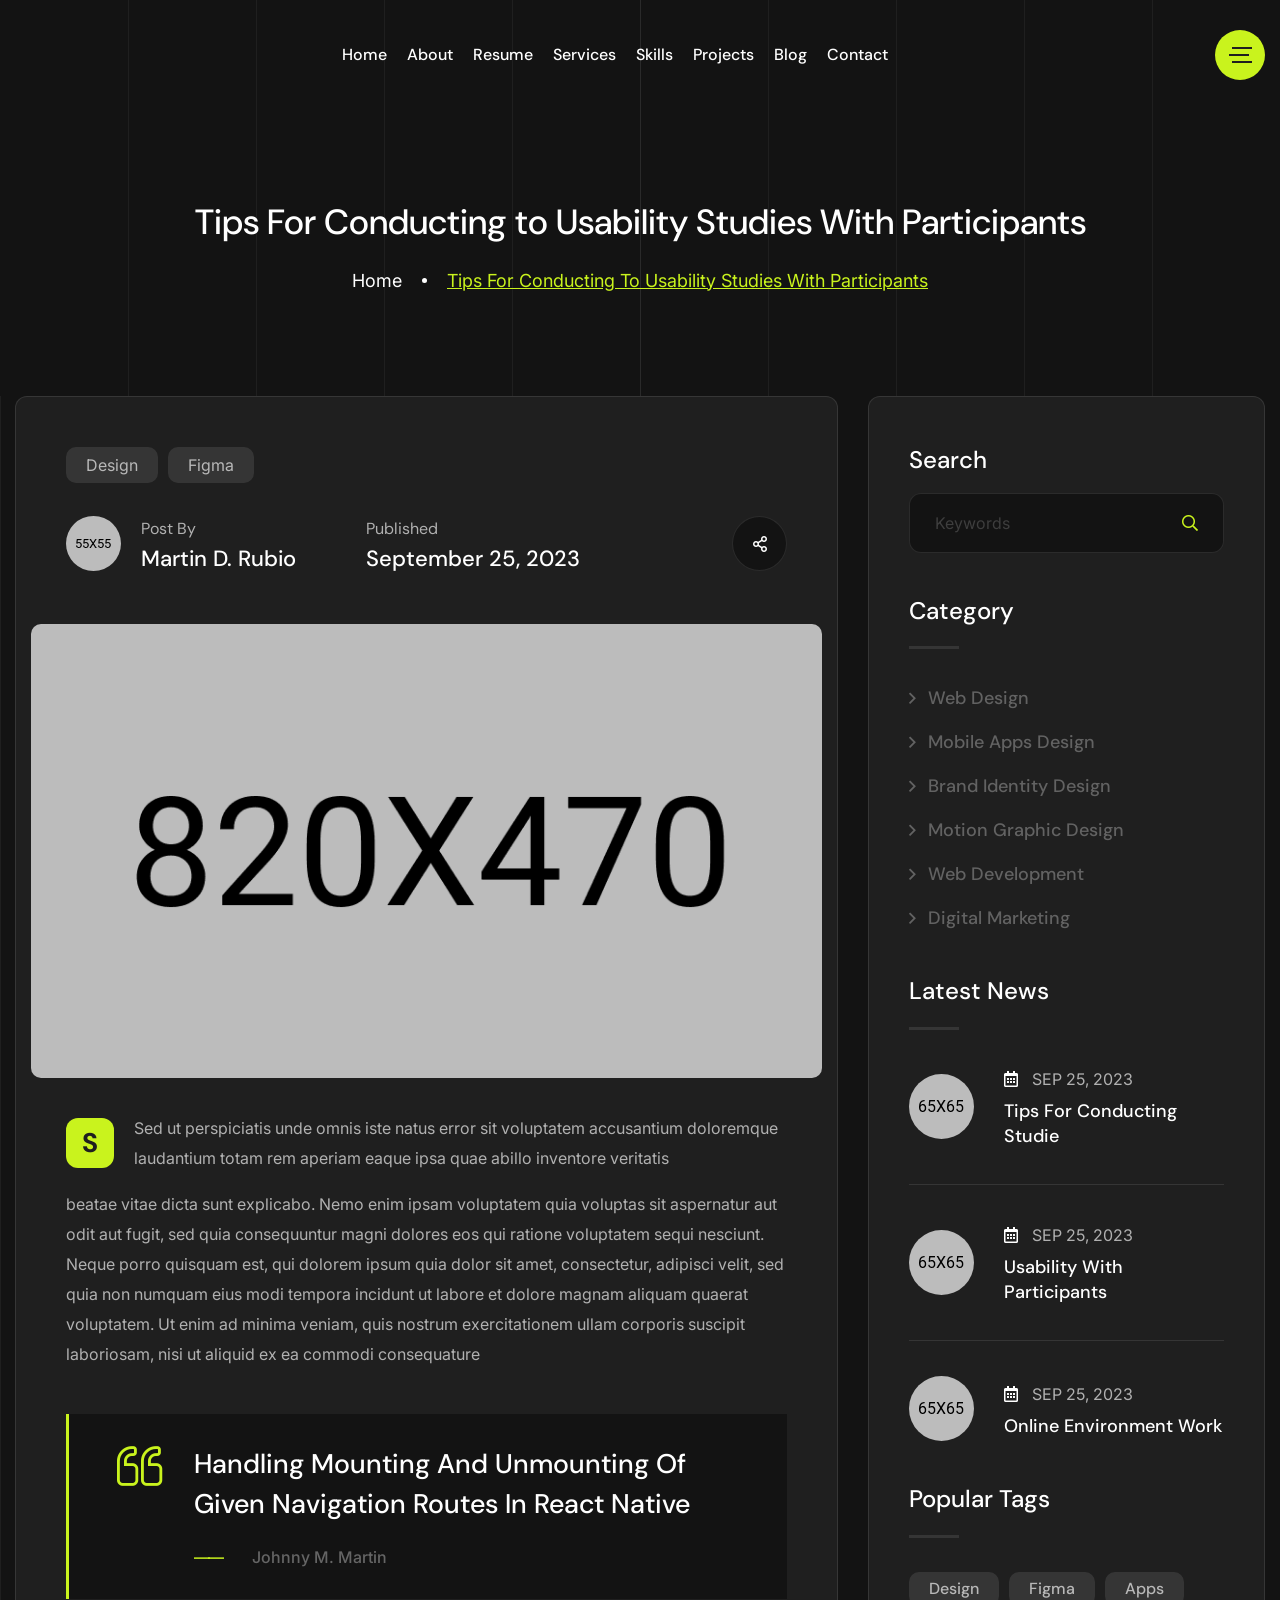
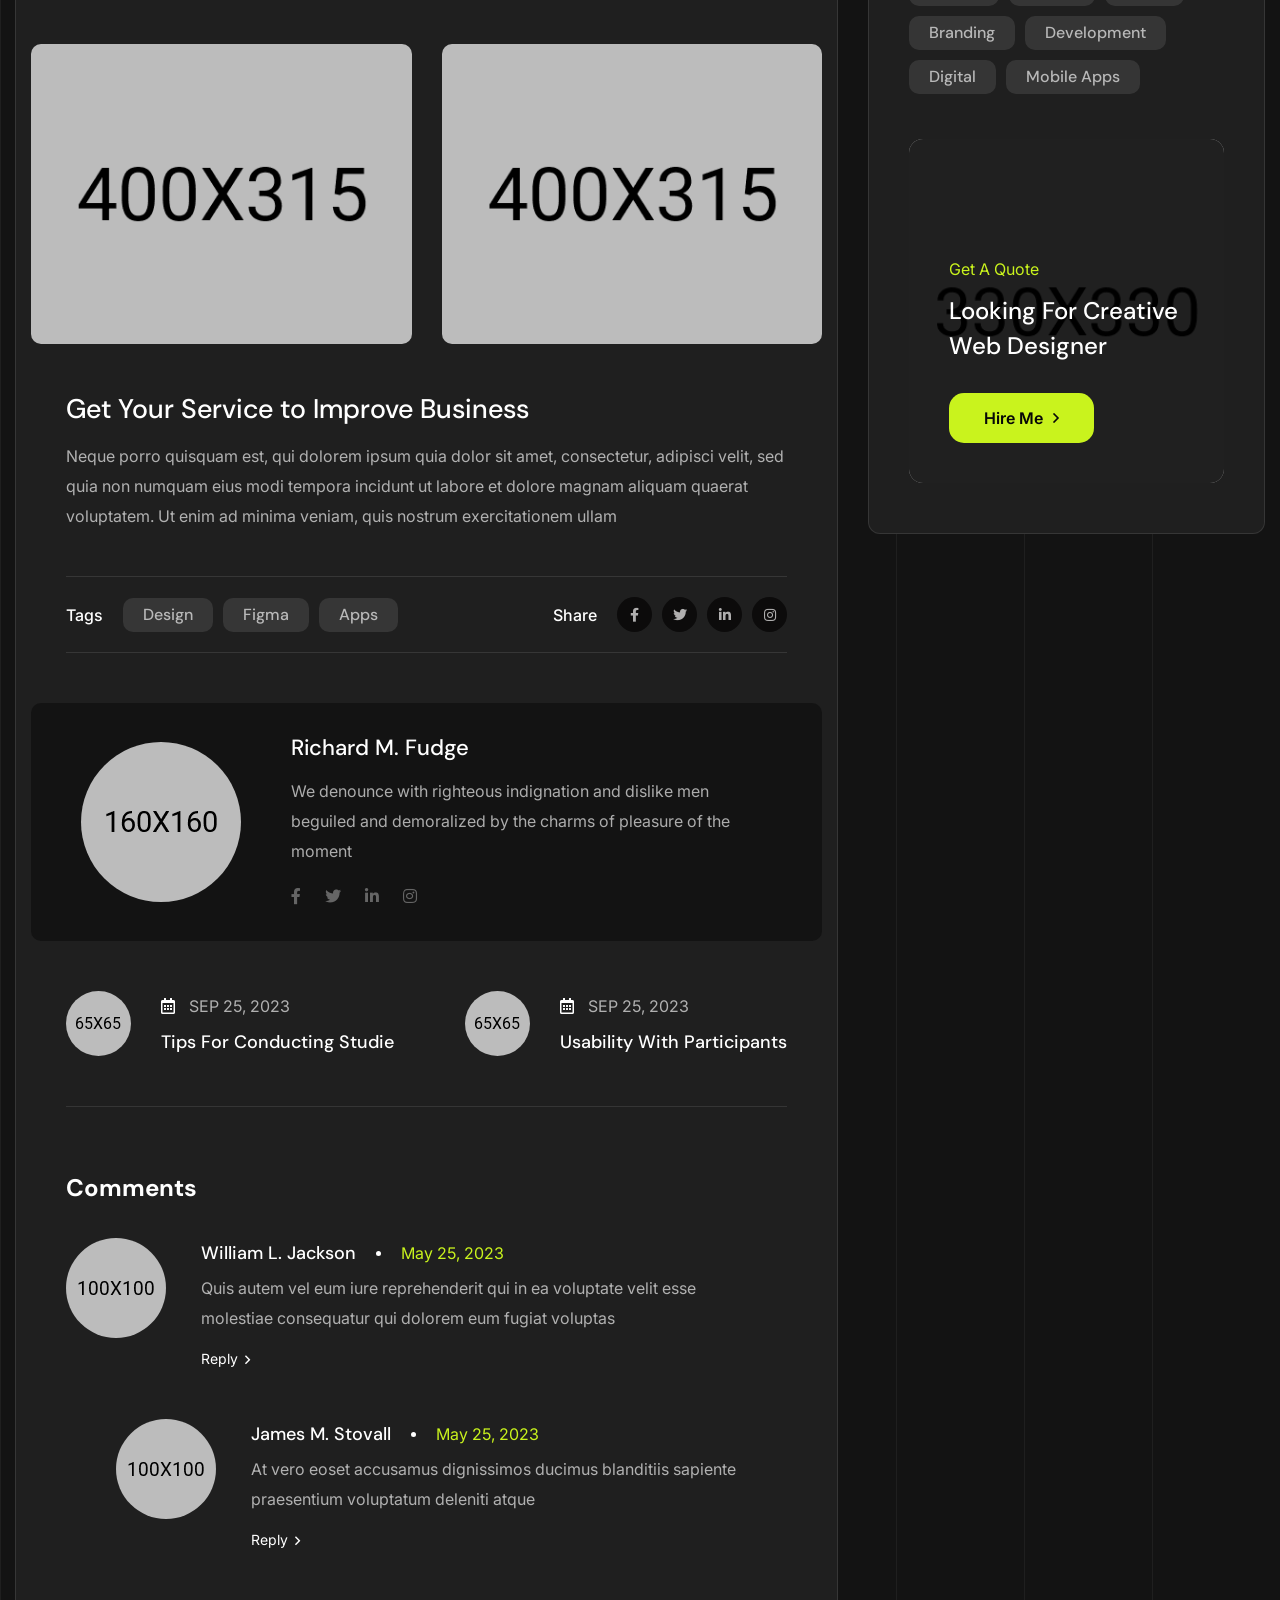
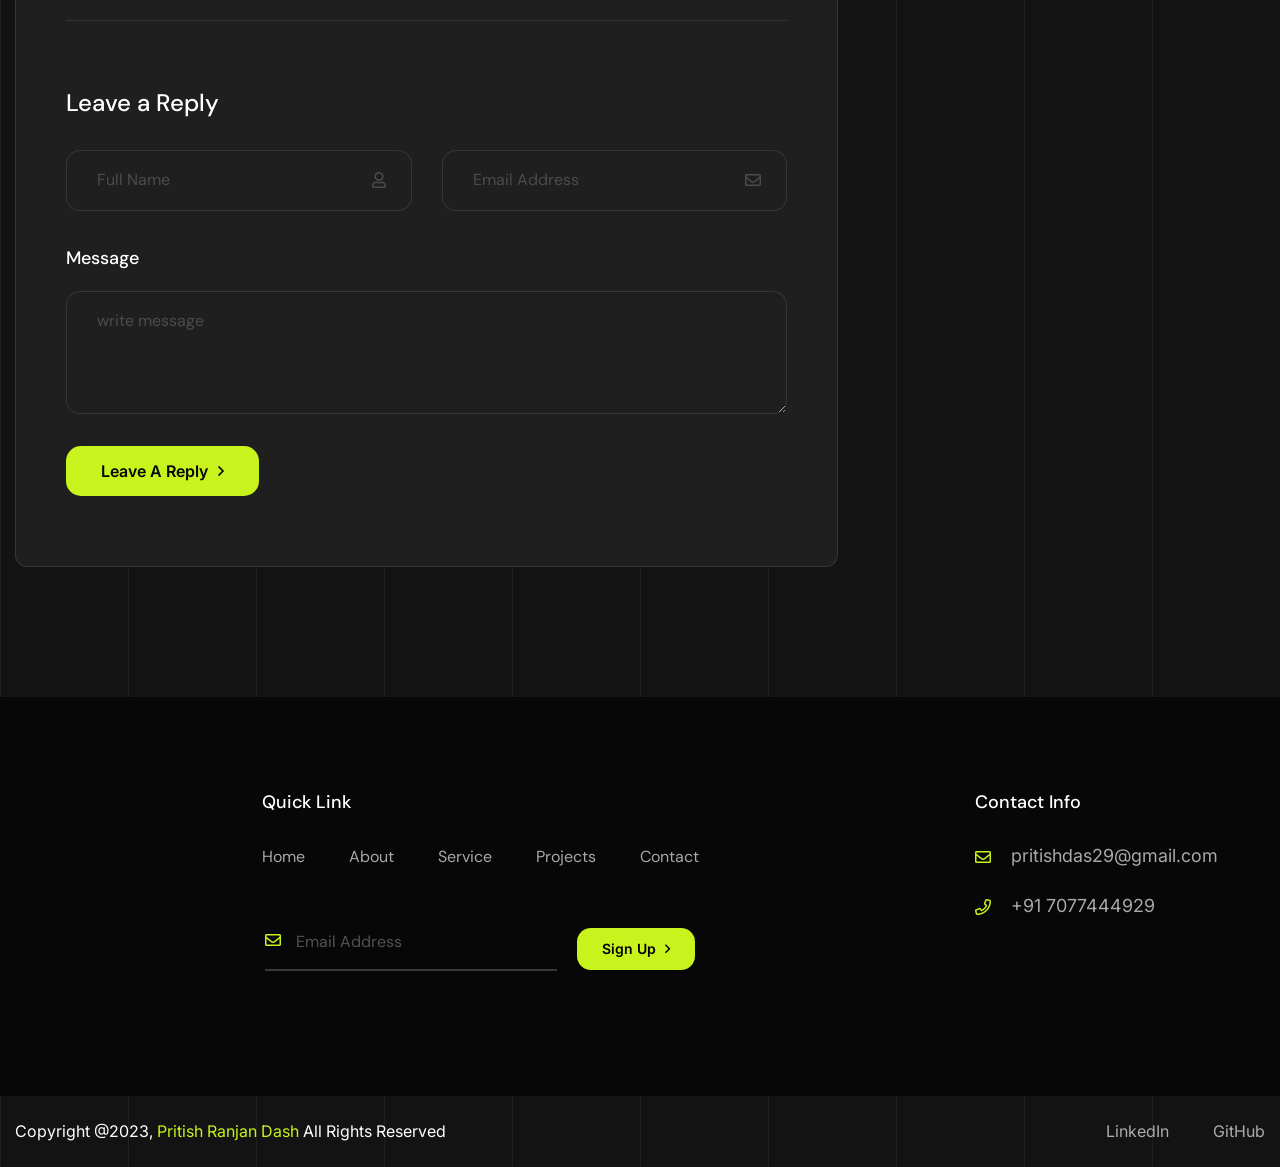
<file: blog-details.html>
<!DOCTYPE html>
<html lang="zxx">
<head>
    <!-- Required meta tags -->
    <meta charset="utf-8">
    <meta name="description" content="">
    <meta http-equiv="X-UA-Compatible" content="IE=edge">
    <meta name="viewport" content="width=device-width, initial-scale=1, shrink-to-fit=no">

    <!-- Title -->
    <title>Noxfolio - Personal Portfolio Resume HTML Template || Blog Details</title>
    <!-- Favicon Icon -->
    <link rel="shortcut icon" href="assets/images/favicon.png" type="image/x-icon">
    
    <!-- Flaticon -->
    <link rel="stylesheet" href="assets/css/flaticon.min.css">
    <!-- Font Awesome -->
    <link rel="stylesheet" href="assets/css/fontawesome-5.14.0.min.css">
    <!-- Bootstrap -->
    <link rel="stylesheet" href="assets/css/bootstrap.min.css">
    <!-- Nice Select -->
    <link rel="stylesheet" href="assets/css/nice-select.min.css">
    <!-- Animate -->
    <link rel="stylesheet" href="assets/css/animate.min.css">
    <!-- Slick -->
    <link rel="stylesheet" href="assets/css/slick.min.css">
    <!-- Main Style -->
    <link rel="stylesheet" href="assets/css/style.css">
    
</head>
<body class="home-one">
    <div class="page-wrapper">

        <!-- Preloader -->
        <div class="preloader"></div>

        <!-- main header -->
        <header class="main-header menu-absolute">
            <!--Header-Upper-->
            <div class="header-upper">
                <div class="container container-1620 clearfix">

                    <div class="header-inner rel d-flex align-items-center">
                        

                                                <div class="nav-outer clearfix mx-auto">
                            <!-- Main Menu -->
                            <nav class="main-menu navbar-expand-lg">
                                <div class="navbar-header">
                                   
                                   
                                    <!-- Toggle Button -->
                                    <button type="button" class="navbar-toggle me-4" data-bs-toggle="collapse" data-bs-target=".navbar-collapse">
                                        <span class="icon-bar"></span>
                                        <span class="icon-bar"></span>
                                        <span class="icon-bar"></span>
                                    </button>
                                </div>

                                <div class="navbar-collapse collapse clearfix">
                                    <ul class="navigation onepage clearfix">
                                        <li><a href="index.html#home">Home</a></li>
                                        <li><a href="index.html#about">About</a></li>
                                        <li><a href="index.html#resume">Resume</a></li>
                                        <li><a href="index.html#services">Services</a></li>
                                        <li><a href="index.html#skills">Skills</a></li>
                                        <li><a href="index.html#portfolio">Projects</a></li>
                                        <li><a href="index.html#blog">Blog</a></li>
                                        <li><a href="index.html#contact">Contact</a></li>
                                    </ul>
                                </div>

                            </nav>
                            <!-- Main Menu End-->
                        </div>
                        
                        <!-- Menu Button -->
                        <div class="menu-btns">
                            <!-- menu sidbar -->
                            <div class="menu-sidebar">
                                <button>
                                    <img src="assets/images/shape/sidebar-tottler.svg" alt="Toggler">
                                </button>
                            </div>
                        </div>
                    </div>
                </div>
            </div>
            <!--End Header Upper-->
        </header>
       
       
        <!--Form Back Drop-->
        <div class="form-back-drop"></div>
        
        <!-- Hidden Sidebar -->
        <section class="hidden-bar">
            <div class="inner-box text-center">
                <div class="cross-icon"><span class="fa fa-times"></span></div>
                <div class="title">
                    <h4>Get Appointment</h4>
                </div>

                <!--Appointment Form-->
                <div class="appointment-form">
                    <form method="post" action="contact.html">
                        <div class="form-group">
                            <input type="text" name="text" value="" placeholder="Name" required>
                        </div>
                        <div class="form-group">
                            <input type="email" name="email" value="" placeholder="Email Address" required>
                        </div>
                        <div class="form-group">
                            <textarea placeholder="Message" rows="5"></textarea>
                        </div>
                        <div class="form-group">
                            <button type="submit" class="theme-btn">Submit now</button>
                        </div>
                    </form>
                </div>

                <!--Social Icons-->
                <div class="social-style-one">
                    <a href="#"><i class="fab fa-twitter"></i></a>
                    <a href="#"><i class="fab fa-facebook-f"></i></a>
                    <a href="#"><i class="fab fa-instagram"></i></a>
                    <a href="#"><i class="fab fa-pinterest-p"></i></a>
                </div>
            </div>
        </section>
        <!--End Hidden Sidebar -->
       
        
        <!-- Page Banner Start -->
        <section class="page-banner-area pt-200 rpt-140 pb-100 rpb-60 rel z-1 text-center">
            <div class="container">
                <div class="banner-inner text-white">
                    <h3 class="page-title wow fadeInUp delay-0-2s"> Tips For Conducting to Usability Studies With Participants</h3>
                    <nav aria-label="breadcrumb">
                        <ol class="breadcrumb justify-content-center wow fadeInUp delay-0-4s">
                            <li class="breadcrumb-item"><a href="index.html">Home</a></li>
                            <li class="breadcrumb-item active"> Tips For Conducting to Usability Studies With Participants</li>
                        </ol>
                    </nav>
                </div>
            </div>
            <div class="bg-lines">
               <span></span><span></span>
               <span></span><span></span>
               <span></span><span></span>
               <span></span><span></span>
               <span></span><span></span>
            </div>
        </section>
        <!-- Page Banner End -->
        
        
        <!-- Blog Details Area start -->
        <section class="blog-details-area pb-70 rpb-40 pb-130 rpb-100 rel z-1">
            <div class="container">
                <div class="row">
                    <div class="col-lg-8">
                        <div class="blog-details-wrap">
                            <div class="content mt-35">
                                <div class="blog-meta mb-30 wow fadeInUp delay-0-2s">
                                    <a class="tag" href="blog.html">Design</a>
                                    <a class="tag" href="blog.html">Figma</a>
                                </div>
                                <div class="author-date-share mb-40 wow fadeInUp delay-0-4s">
                                    <div class="author">
                                        <img src="assets/images/blog/author.jpg" alt="Author">
                                    </div>
                                    <div class="text">
                                        <span>Post By</span>
                                        <h5>Martin D. Rubio</h5>
                                    </div>
                                    <div class="text">
                                        <span>Published</span>
                                        <h5>September 25, 2023</h5>
                                    </div>
                                    <a href="#" class="details-btn"><i class="far fa-share-alt"></i></a>
                                </div>
                            </div>
                            <div class="image mb-35 wow fadeInUp delay-0-5s">
                                <img src="assets/images/blog/blog-details.jpg" alt="Blog Details">
                            </div>
                            <div class="content wow fadeInUp delay-0-2s">
                                <p class="big-letter">sSed ut perspiciatis unde omnis iste natus error sit voluptatem accusantium doloremque laudantium totam rem aperiam eaque ipsa quae abillo inventore veritatis</p>
                                <p>beatae vitae dicta sunt explicabo. Nemo enim ipsam voluptatem quia voluptas sit aspernatur aut odit aut fugit, sed quia consequuntur magni dolores eos qui ratione voluptatem sequi nesciunt. Neque porro quisquam est, qui dolorem ipsum quia dolor sit amet, consectetur, adipisci velit, sed quia non numquam eius modi tempora incidunt ut labore et dolore magnam aliquam quaerat voluptatem. Ut enim ad minima veniam, quis nostrum exercitationem ullam corporis suscipit laboriosam, nisi ut aliquid ex ea commodi consequature</p>
                                <blockquote>
                                    Handling Mounting And Unmounting Of Given Navigation Routes In React Native
                                    <span class="blockquote-footer">Johnny M. Martin</span>
                                </blockquote>
                            </div>
                            <div class="row gap-20">
                                <div class="col-md-6">
                                    <div class="image mb-20 wow fadeInUp delay-0-2s">
                                        <img src="assets/images/blog/blog-middle1.jpg" alt="Blog Middle">
                                    </div>
                                </div>
                                <div class="col-md-6">
                                    <div class="image mb-20 wow fadeInUp delay-0-4s">
                                        <img src="assets/images/blog/blog-middle2.jpg" alt="Blog Middle">
                                    </div>
                                </div>
                            </div>
                            <div class="content mt-30 wow fadeInUp delay-0-2s">
                                <h4>Get Your Service to Improve Business</h4>
                                <p>Neque porro quisquam est, qui dolorem ipsum quia dolor sit amet, consectetur, adipisci velit, sed quia non numquam eius modi tempora incidunt ut labore et dolore magnam aliquam quaerat voluptatem. Ut enim ad minima veniam, quis nostrum exercitationem ullam</p>
                                <div class="tag-share mt-45 py-30 wow fadeInUp delay-0-2s">
                                    <div class="item">
                                        <b>Tags</b>
                                        <div class="tag-coulds">
                                            <a href="blog.html">Design</a>
                                            <a href="blog.html">Figma</a>
                                            <a href="blog.html">Apps</a>
                                        </div>
                                    </div>
                                    <div class="item">
                                        <b>Share</b>
                                        <div class="social-style-one">
                                            <a href="#"><i class="fab fa-facebook-f"></i></a>
                                            <a href="#"><i class="fab fa-twitter"></i></a>
                                            <a href="#"><i class="fab fa-linkedin-in"></i></a>
                                            <a href="#"><i class="fab fa-instagram"></i></a>
                                        </div>
                                    </div>
                                </div>
                            </div>
                            <div class="admin-comment mt-50 wow fadeInUp delay-0-2s">
                                <div class="comment-body">
                                    <div class="author-thumb">
                                        <img src="assets/images/blog/admin-author.jpg" alt="Author">
                                    </div>
                                    <div class="content">
                                        <h5>Richard M. Fudge</h5>
                                        <p>We denounce with righteous indignation and dislike men beguiled and demoralized by the charms of pleasure of the moment</p>
                                        <div class="social-style-two mt-5">
                                            <a href="contact.html"><i class="fab fa-facebook-f"></i></a>
                                            <a href="contact.html"><i class="fab fa-twitter"></i></a>
                                            <a href="contact.html"><i class="fab fa-linkedin-in"></i></a>
                                            <a href="contact.html"><i class="fab fa-instagram"></i></a>
                                        </div>
                                    </div>
                                </div>
                            </div>
                            <div class="content">
                                <div class="next-prev-post pt-50 pb-20 wow fadeInUp delay-0-2s">
                                    <div class="post-item">
                                        <div class="image">
                                            <img src="assets/images/blog/post-prev.jpg" alt="Post">
                                        </div>
                                        <div class="post-content">
                                            <span class="date">
                                                <i class="far fa-calendar-alt"></i>
                                                <a href="#">Sep 25, 2023</a>
                                            </span>
                                            <h6><a href="blog-details.html">Tips For Conducting Studie</a></h6>
                                        </div>
                                    </div>
                                    <div class="post-item">
                                        <div class="image">
                                            <img src="assets/images/blog/post-next.jpg" alt="Post">
                                        </div>
                                        <div class="post-content">
                                            <span class="date">
                                                <i class="far fa-calendar-alt"></i>
                                                <a href="#">Sep 25, 2023</a>
                                            </span>
                                            <h6><a href="blog-details.html">Usability With Participants</a></h6>
                                        </div>
                                    </div>
                                </div>
                            </div>
                            <div class="content mt-65">
                                <h3 class="comment-title">Comments</h3>
                                <div class="comment-body wow fadeInUp delay-0-2s">
                                    <div class="author-thumb">
                                        <img src="assets/images/blog/comment-author1.jpg" alt="Author">
                                    </div>
                                    <div class="content">
                                        <ul class="blog-meta">
                                            <li>
                                                <h6>William L. Jackson</h6>
                                            </li>
                                            <li>
                                                <a href="#">May 25, 2023</a>
                                            </li>
                                        </ul>
                                        <p>Quis autem vel eum iure reprehenderit qui in ea voluptate velit esse molestiae consequatur qui dolorem eum fugiat voluptas</p>
                                        <a class="read-more" href="#">Reply <i class="far fa-angle-right"></i></a>
                                    </div>
                                </div>
                                <div class="comment-body comment-child wow fadeInUp delay-0-2s">
                                    <div class="author-thumb">
                                        <img src="assets/images/blog/comment-author2.jpg" alt="Author">
                                    </div>
                                    <div class="content">
                                        <ul class="blog-meta">
                                            <li>
                                                <h6>James M. Stovall</h6>
                                            </li>
                                            <li>
                                                <a href="#">May 25, 2023</a>
                                            </li>
                                        </ul>
                                        <p>At vero eoset accusamus dignissimos ducimus blanditiis sapiente praesentium voluptatum deleniti atque</p>
                                        <a class="read-more" href="#">Reply <i class="far fa-angle-right"></i></a>
                                    </div>
                                </div>
                            </div>
                            <div class="content">
                                <form id="comment-form" class="comment-form form-style-one pt-65 pb-55 mt-55 wow fadeInUp delay-0-2s" name="comment-form" action="#" method="post">
                                    <h5>Leave a Reply</h5>
                                    <div class="row mt-30">
                                        <div class="col-md-6">
                                            <div class="form-group">
                                                <input type="text" id="full-name" name="full-name" class="form-control" value="" placeholder="Full Name" required="">
                                                <label for="full-name" class="for-icon"><i class="far fa-user"></i></label>
                                            </div>
                                        </div>
                                        <div class="col-md-6">
                                            <div class="form-group">
                                                <input type="email" id="email-address" name="email-address" class="form-control" value="" placeholder="Email Address" required="">
                                                <label for="email-address" class="for-icon"><i class="far fa-envelope"></i></label>
                                            </div>
                                        </div>
                                        <div class="col-md-12">
                                            <div class="form-group">
                                                <label for="message">Message</label>
                                                <textarea name="message" id="message" class="form-control" rows="4" placeholder="write message" required=""></textarea>
                                            </div>
                                        </div>
                                        <div class="col-md-12">
                                            <div class="form-group mb-0">
                                                <button type="submit" class="theme-btn">Leave A Reply <i class="far fa-angle-right"></i></button>
                                            </div>
                                        </div>
                                    </div>
                                </form>
                            </div>
                        </div>
                    </div>
                    <div class="col-lg-4">
                        <div class="main-sidebar rmt-65">
                            <div class="widget widget-search wow fadeInUp delay-0-2s">
                                <h4 class="widget-title">Search</h4>
                                <form action="#" class="default-search-form">
                                    <input type="text" placeholder="Keywords" required>
                                    <button type="submit" class="searchbutton far fa-search"></button>
                                </form>
                            </div>
                            <div class="widget widget-category wow fadeInUp delay-0-4s">
                                <h4 class="widget-title">Category</h4>
                                <ul>
                                    <li><i class="far fa-angle-right"></i> <a href="blog.html">Web Design</a></li>
                                    <li><i class="far fa-angle-right"></i> <a href="blog.html">Mobile Apps Design</a></li>
                                    <li><i class="far fa-angle-right"></i> <a href="blog.html">Brand Identity Design</a></li>
                                    <li><i class="far fa-angle-right"></i> <a href="blog.html">Motion Graphic Design</a></li>
                                    <li><i class="far fa-angle-right"></i> <a href="blog.html">Web Development</a></li>
                                    <li><i class="far fa-angle-right"></i> <a href="blog.html">Digital Marketing</a></li>
                                </ul>
                            </div>
                            <div class="widget widget-recent-news wow fadeInUp delay-0-2s">
                                <h4 class="widget-title">Latest News</h4>
                                <ul>
                                    <li>
                                        <div class="image">
                                            <img src="assets/images/widgets/news1.jpg" alt="News">
                                        </div>
                                        <div class="content">
                                            <div class="blog-meta mb-5">
                                                <a class="date" href="#"><i class="far fa-calendar-alt"></i> Sep 25, 2023</a>
                                            </div>
                                            <h5><a href="blog-details.html">Tips For Conducting Studie</a></h5>
                                        </div>
                                    </li>
                                    <li>
                                        <div class="image">
                                            <img src="assets/images/widgets/news2.jpg" alt="News">
                                        </div>
                                        <div class="content">
                                            <div class="blog-meta mb-5">
                                                <a class="date" href="#"><i class="far fa-calendar-alt"></i> Sep 25, 2023</a>
                                            </div>
                                            <h5><a href="blog-details.html">Usability With Participants</a></h5>
                                        </div>
                                    </li>
                                    <li>
                                        <div class="image">
                                            <img src="assets/images/widgets/news3.jpg" alt="News">
                                        </div>
                                        <div class="content">
                                            <div class="blog-meta mb-5">
                                                <a class="date" href="#"><i class="far fa-calendar-alt"></i> Sep 25, 2023</a>
                                            </div>
                                            <h5><a href="blog-details.html">Online Environment Work</a></h5>
                                        </div>
                                    </li>
                                </ul>
                            </div>
                            <div class="widget widget-tag-cloud wow fadeInUp delay-0-2s">
                                <h4 class="widget-title">Popular Tags</h4>
                                <div class="tag-coulds">
                                    <a href="blog.html">Design</a>
                                    <a href="blog.html">Figma</a>
                                    <a href="blog.html">Apps</a>
                                    <a href="blog.html">Branding</a>
                                    <a href="blog.html">Development</a>
                                    <a href="blog.html">Digital</a>
                                    <a href="blog.html">Mobile Apps</a>
                                </div>
                            </div>
                            <div class="widget widget-cta wow fadeInUp delay-0-2s">
                                <div class="cta-widget" style="background-image: url(assets/images/widgets/widget-cta.jpg);">
                                    <span class="sub-title">Get A Quote</span>
                                    <h4>Looking For Creative Web Designer</h4>
                                    <a href="contact.html" class="theme-btn">Hire Me <i class="far fa-angle-right"></i></a>
                                </div>
                            </div>
                        </div>
                    </div>
                </div>
            </div>
            <div class="bg-lines">
               <span></span><span></span>
               <span></span><span></span>
               <span></span><span></span>
               <span></span><span></span>
               <span></span><span></span>
            </div>
        </section>
        <!-- Blog Details Area end -->
        
        
        <!-- footer area start -->
                <footer class="main-footer rel z-1">
            <div class="footer-top-wrap bgc-black pt-100 pb-75">
                <div class="container">
                    <div class="row">
                        <div class="col-lg-9 col-md-7">
                            <div class="footer-widget widget_nav_menu wow fadeInUp delay-0-4s">
                                <h6 class="footer-title">Quick Link</h6>
                                <ul>
                                    <li><a href="index.html">Home</a></li>
                                    <li><a href="index.html#about">About</a></li>
                                    <li><a href="index.html#services">Service</a></li>
                                    <li><a href="index.html#portfolio">Projects</a></li>
                                    <li><a href="index.html#contact">Contact</a></li>
                                </ul>
                            </div>
                            <div class="footer-widget widget_newsletter wow fadeInUp delay-0-4s">
                                <form action="#">
                                    <label for="email-address"><i class="far fa-envelope"></i></label>
                                    <input id="email-address" type="email" placeholder="Email Address" required>
                                    <button>Sign Up <i class="far fa-angle-right"></i></button>
                                </form>
                            </div>
                        </div>
                        <div class="col-lg-3 col-md-5">
                            <div class="footer-widget widget_contact_info wow fadeInUp delay-0-6s">
                                <h6 class="footer-title">Contact Info</h6>
                                <ul>
                                    <li><i class="far fa-envelope"></i> <a href="mailto:pritishdas29@gmail.com">pritishdas29@gmail.com</a></li>
                                    <li><i class="far fa-phone"></i> <a href="callto:+917077444929">+91 7077444929</a></li>
                                </ul>
                            </div>
                        </div>
                    </div>
                </div>
            </div>
            <div class="footer-bottom pt-20 pb-5 rpt-25">
                <div class="container">
                   <div class="row">
                       <div class="col-lg-6">
                            <div class="copyright-text">
                                <p>Copyright @2023, <a href="index.html">Pritish Ranjan Dash</a> All Rights Reserved</p>
                            </div>
                       </div>
                       <div class="col-lg-6 text-lg-end">
                           <ul class="footer-bottom-nav">
                               <li><a href="https://www.linkedin.com/in/pritish-ranjan-dash-91a2aa245/" target="_blank">LinkedIn</a></li>
                               <li><a href="#">GitHub</a></li>
                           </ul>
                       </div>
                   </div>
                   <!-- Scroll Top Button -->
                    <button class="scroll-top scroll-to-target" data-target="html"><span class="fas fa-angle-double-up"></span></button>
                </div>
                <div class="bg-lines">
                   <span></span><span></span>
                   <span></span><span></span>
                   <span></span><span></span>
                   <span></span><span></span>
                   <span></span><span></span>
                </div>
            </div>
        </footer>
        <!-- footer area end -->

    </div>
    <!--End pagewrapper-->
   
    
    <!-- Jquery -->
    <script src="assets/js/jquery-3.6.0.min.js"></script>
    <!-- Bootstrap -->
    <script src="assets/js/bootstrap.min.js"></script>
    <!-- Appear Js -->
    <script src="assets/js/appear.min.js"></script>
    <!-- Slick -->
    <script src="assets/js/slick.min.js"></script>
    <!-- Nice Select -->
    <script src="assets/js/jquery.nice-select.min.js"></script>
    <!-- Image Loader -->
    <script src="assets/js/imagesloaded.pkgd.min.js"></script>
    <!-- Isotope -->
    <script src="assets/js/isotope.pkgd.min.js"></script>
    <!--  WOW Animation -->
    <script src="assets/js/wow.min.js"></script>
    <!-- Custom script -->
    <script src="assets/js/script.js"></script>

</body>
</html>
</file>
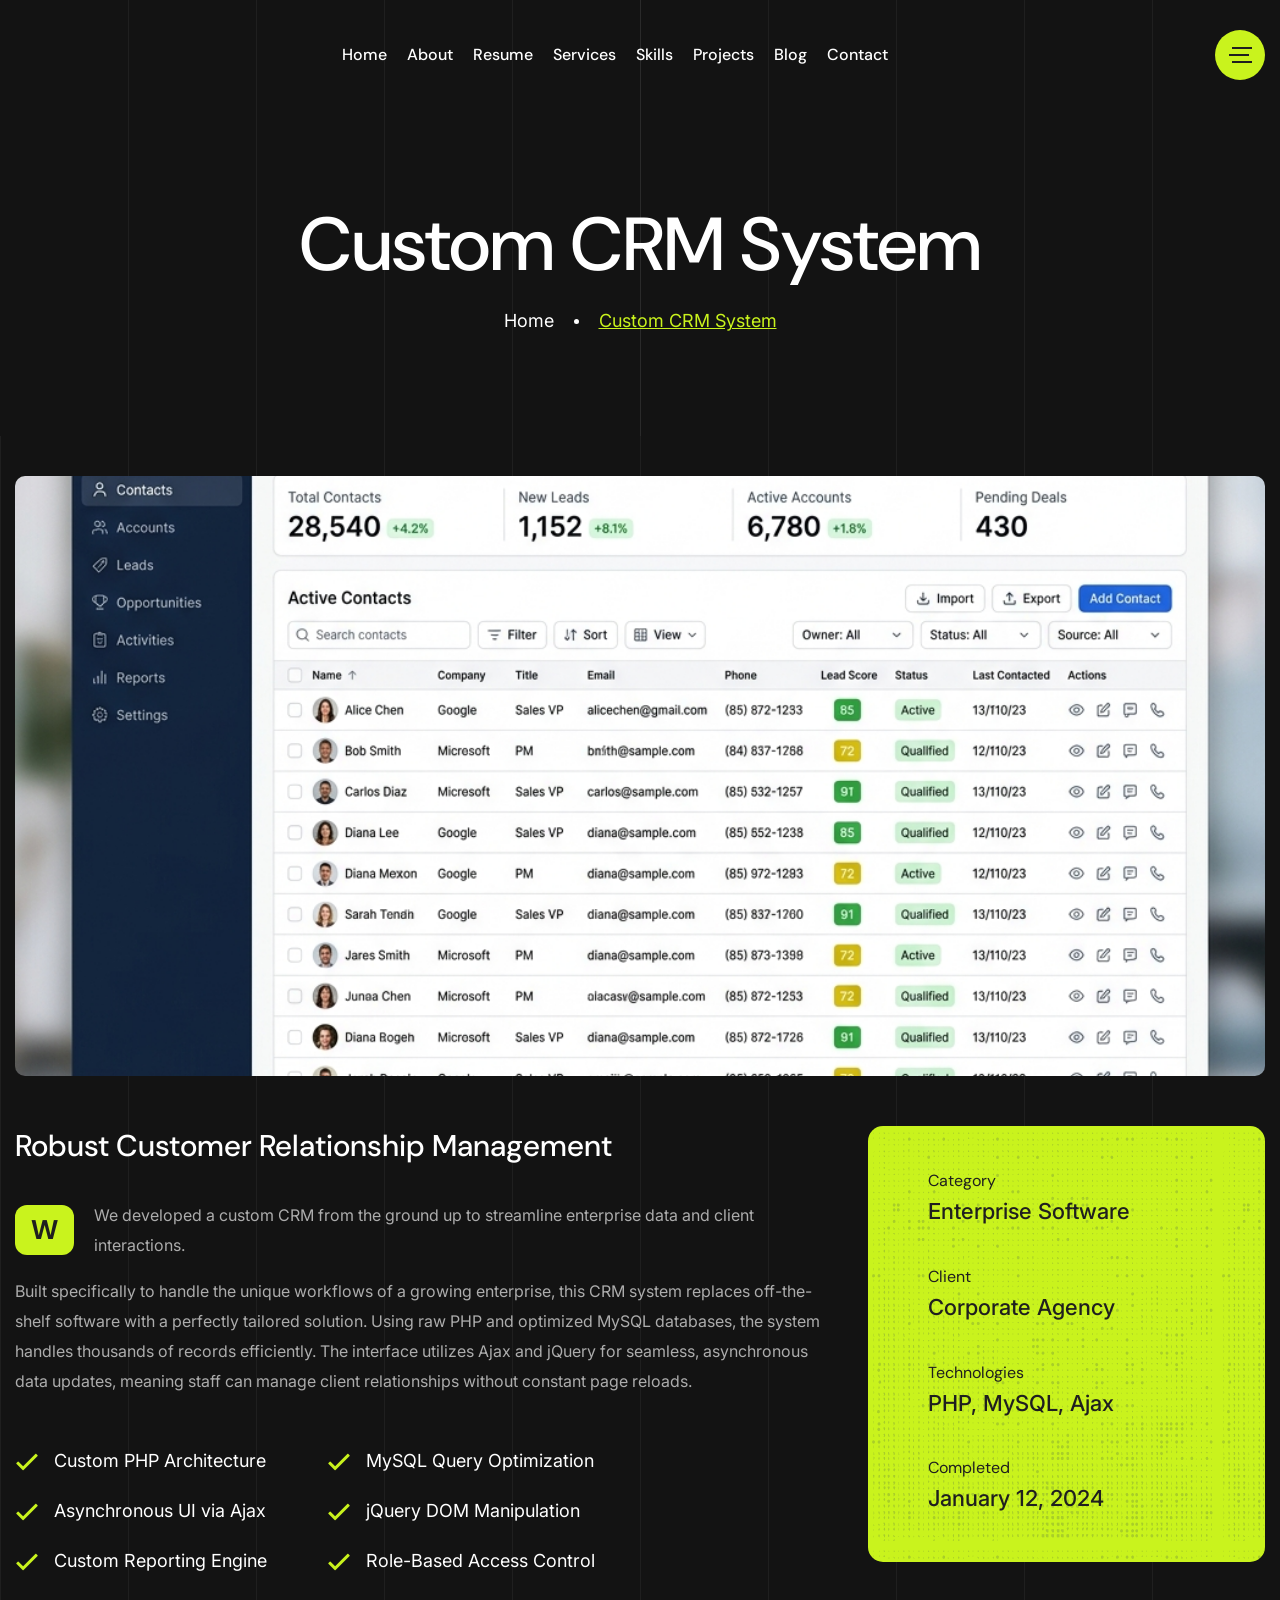
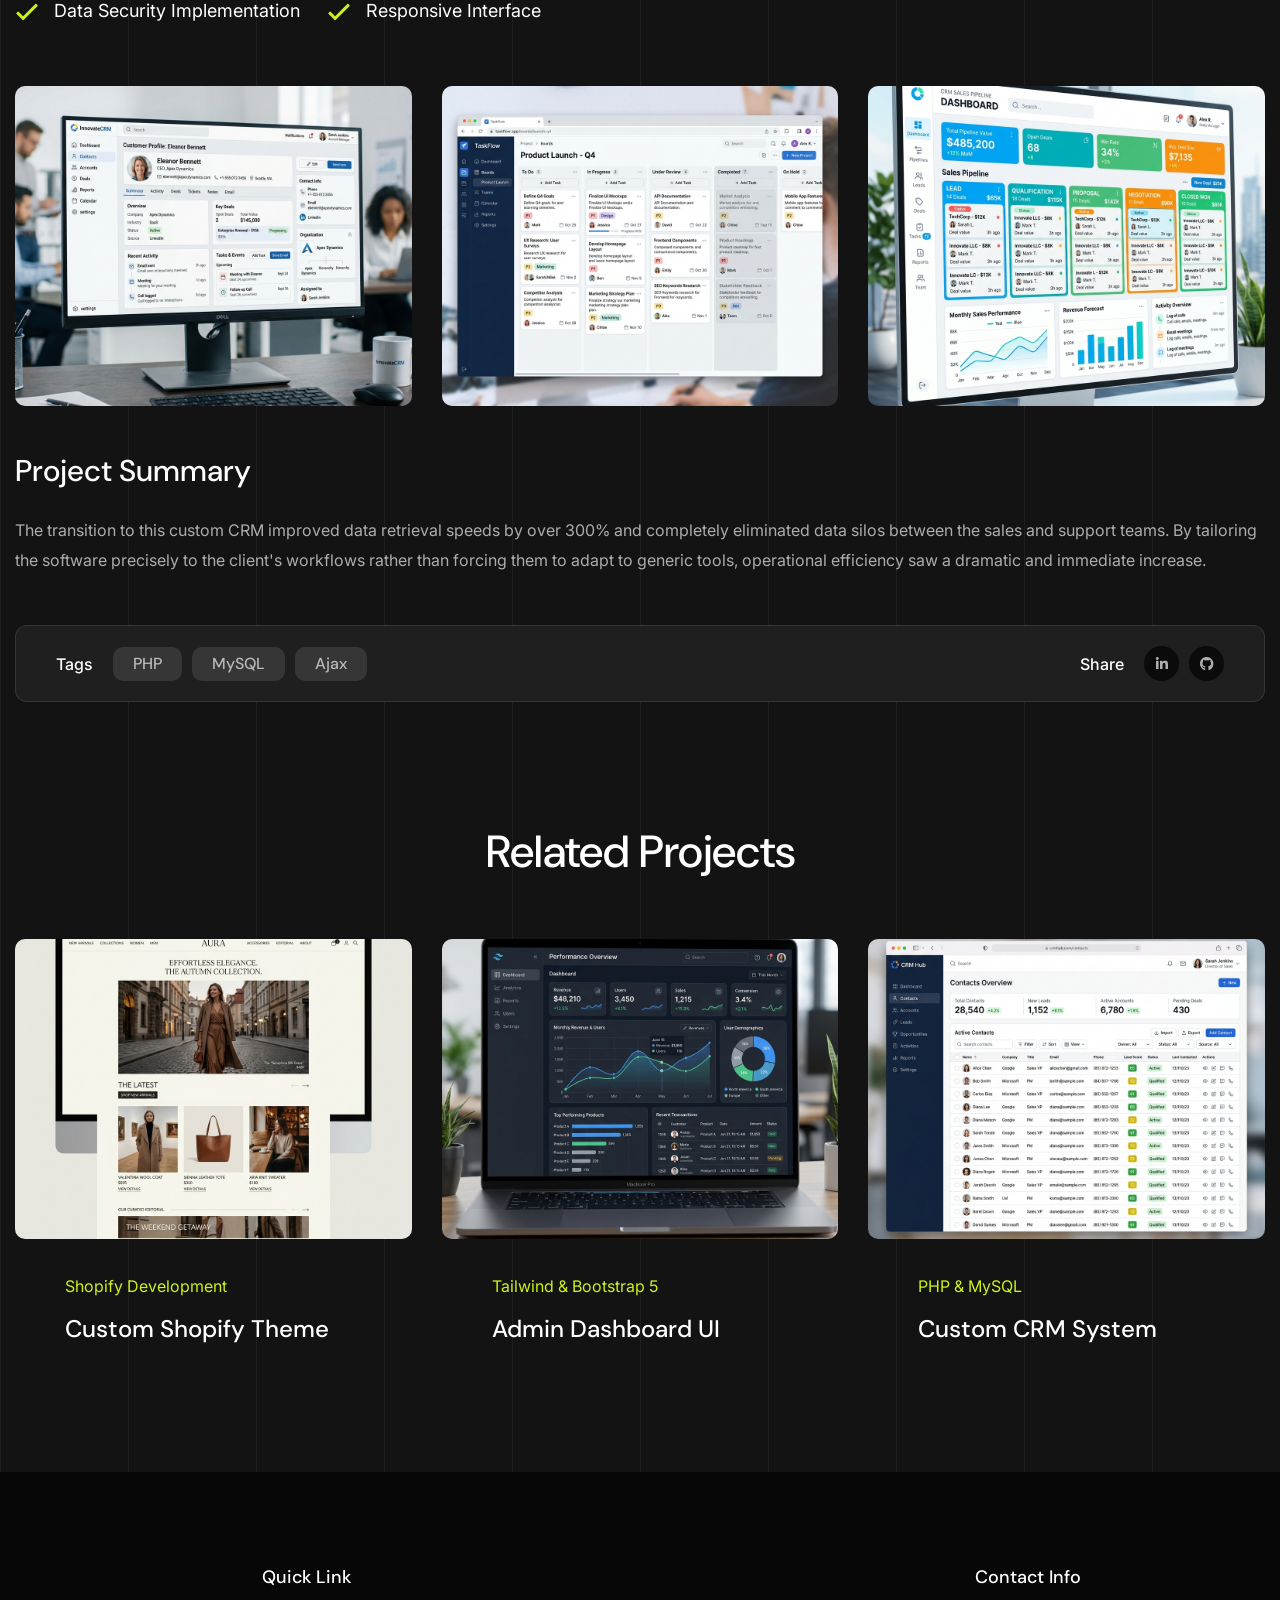
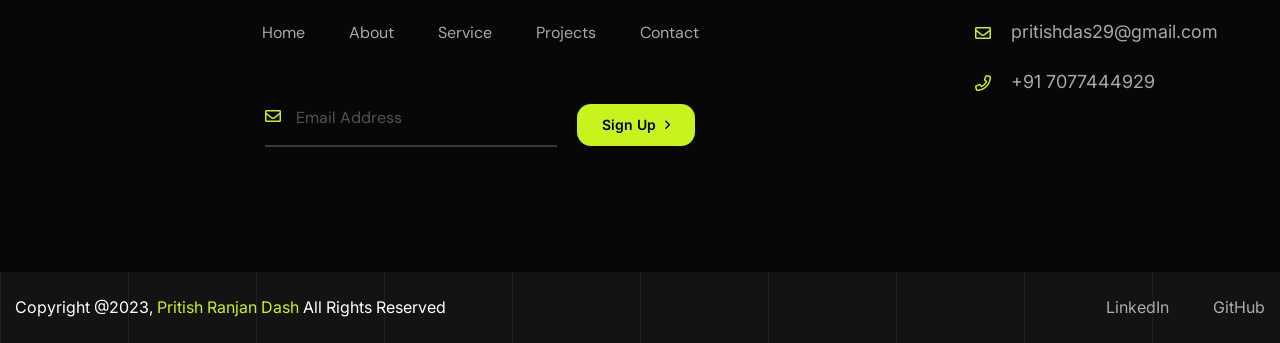
<file: project-crm.html>
<!DOCTYPE html>
<html lang="zxx">
<head>
    <!-- Required meta tags -->
    <meta charset="utf-8">
    <meta name="description" content="">
    <meta http-equiv="X-UA-Compatible" content="IE=edge">
    <meta name="viewport" content="width=device-width, initial-scale=1, shrink-to-fit=no">

    <!-- Title -->
    <title>Noxfolio - Personal Portfolio Resume HTML Template || Projects Details</title>
    <!-- Favicon Icon -->
    <link rel="shortcut icon" href="assets/images/favicon.png" type="image/x-icon">
    
    <!-- Flaticon -->
    <link rel="stylesheet" href="assets/css/flaticon.min.css">
    <!-- Font Awesome -->
    <link rel="stylesheet" href="assets/css/fontawesome-5.14.0.min.css">
    <!-- Bootstrap -->
    <link rel="stylesheet" href="assets/css/bootstrap.min.css">
    <!-- Nice Select -->
    <link rel="stylesheet" href="assets/css/nice-select.min.css">
    <!-- Animate -->
    <link rel="stylesheet" href="assets/css/animate.min.css">
    <!-- Slick -->
    <link rel="stylesheet" href="assets/css/slick.min.css">
    <!-- Main Style -->
    <link rel="stylesheet" href="assets/css/style.css">
    
</head>
<body class="home-one">
    <div class="page-wrapper">

        <!-- Preloader -->
        <div class="preloader"></div>

        <!-- main header -->
        <header class="main-header menu-absolute">
            <!--Header-Upper-->
            <div class="header-upper">
                <div class="container container-1620 clearfix">

                    <div class="header-inner rel d-flex align-items-center">
                        

                                                <div class="nav-outer clearfix mx-auto">
                            <!-- Main Menu -->
                            <nav class="main-menu navbar-expand-lg">
                                <div class="navbar-header">
                                   
                                   
                                    <!-- Toggle Button -->
                                    <button type="button" class="navbar-toggle me-4" data-bs-toggle="collapse" data-bs-target=".navbar-collapse">
                                        <span class="icon-bar"></span>
                                        <span class="icon-bar"></span>
                                        <span class="icon-bar"></span>
                                    </button>
                                </div>

                                <div class="navbar-collapse collapse clearfix">
                                    <ul class="navigation onepage clearfix">
                                        <li><a href="index.html#home">Home</a></li>
                                        <li><a href="index.html#about">about</a></li>
                                        <li><a href="index.html#resume">Resume</a></li>
                                        <li><a href="index.html#services">services</a></li>
                                        <li><a href="index.html#skills">skills</a></li>
                                        <li><a href="index.html#portfolio">projects</a></li>
                                        <li><a href="index.html#blog">blog</a></li>
                                        <li><a href="index.html#contact">Contact</a></li>
                                    </ul>
                                </div>

                            </nav>
                            <!-- Main Menu End-->
                        </div>
                        
                        <!-- Menu Button -->
                        <div class="menu-btns">
                            <!-- menu sidbar -->
                            <div class="menu-sidebar">
                                <button>
                                    <img src="assets/images/shape/sidebar-tottler.svg" alt="Toggler">
                                </button>
                            </div>
                        </div>
                    </div>
                </div>
            </div>
            <!--End Header Upper-->
        </header>
       
       
        <!--Form Back Drop-->
        <div class="form-back-drop"></div>
        
        <!-- Hidden Sidebar -->
        <section class="hidden-bar">
            <div class="inner-box text-center">
                <div class="cross-icon"><span class="fa fa-times"></span></div>
                <div class="title">
                    <h4>Get Appointment</h4>
                </div>

                <!--Appointment Form-->
                <div class="appointment-form">
                    <form method="post" action="contact.html">
                        <div class="form-group">
                            <input type="text" name="text" value="" placeholder="Name" required>
                        </div>
                        <div class="form-group">
                            <input type="email" name="email" value="" placeholder="Email Address" required>
                        </div>
                        <div class="form-group">
                            <textarea placeholder="Message" rows="5"></textarea>
                        </div>
                        <div class="form-group">
                            <button type="submit" class="theme-btn">Submit now</button>
                        </div>
                    </form>
                </div>

                <!--Social Icons-->
                <div class="social-style-one">
                    <a href="#"><i class="fab fa-twitter"></i></a>
                    <a href="#"><i class="fab fa-facebook-f"></i></a>
                    <a href="#"><i class="fab fa-instagram"></i></a>
                    <a href="#"><i class="fab fa-pinterest-p"></i></a>
                </div>
            </div>
        </section>
        <!--End Hidden Sidebar -->
       
        
        <!-- Page Banner Start -->
        <section class="page-banner-area pt-200 rpt-140 pb-100 rpb-60 rel z-1 text-center">
            <div class="container">
                <div class="banner-inner text-white">
                    <h1 class="page-title wow fadeInUp delay-0-2s">Custom CRM System</h1>
                    <nav aria-label="breadcrumb">
                        <ol class="breadcrumb justify-content-center wow fadeInUp delay-0-4s">
                            <li class="breadcrumb-item"><a href="index.html">Home</a></li>
                            <li class="breadcrumb-item active">Custom CRM System</li>
                        </ol>
                    </nav>
                </div>
            </div>
            <div class="bg-lines">
               <span></span><span></span>
               <span></span><span></span>
               <span></span><span></span>
               <span></span><span></span>
               <span></span><span></span>
            </div>
        </section>
        <!-- Page Banner End -->
        
        
        <!-- ProjectDetails Area start -->
        <section class="projects-details-area pt-40 pb-130 rpb-100 rel z-1">
            <div class="container">
                <div class="projects-details-image mb-50 wow fadeInUp delay-0-2s">
                    <img src="assets/images/projects/crm_project.png" alt="Project Details" style="border-radius: 10px; width: 100%; max-height: 600px; object-fit: cover;">
                </div>
                <div class="row gap-120">
                    <div class="col-lg-8">
                        <div class="project-details-content wow fadeInUp delay-0-2s">
                            <h3>Robust Customer Relationship Management</h3>
                            <p class="big-letter">wWe developed a custom CRM from the ground up to streamline enterprise data and client interactions.</p>
                            <p>Built specifically to handle the unique workflows of a growing enterprise, this CRM system replaces off-the-shelf software with a perfectly tailored solution. Using raw PHP and optimized MySQL databases, the system handles thousands of records efficiently. The interface utilizes Ajax and jQuery for seamless, asynchronous data updates, meaning staff can manage client relationships without constant page reloads.</p>
                            <ul class="list-style-one two-column mt-50 mb-40">
                                <li>Custom PHP Architecture</li>
                                <li>MySQL Query Optimization</li>
                                <li>Asynchronous UI via Ajax</li>
                                <li>jQuery DOM Manipulation</li>
                                <li>Custom Reporting Engine</li>
                                <li>Role-Based Access Control</li>
                                <li>Data Security Implementation</li>
                                <li>Responsive Interface</li>
                            </ul>
                        </div>
                    </div>
                    <div class="col-lg-4 wow fadeInUp delay-0-4s">
                        <div class="project-details-info rmb-55" style="background-image: url(assets/images/projects/project-info-bg.png);">
                            <div class="pd-info-item">
                                <span>Category</span>
                                <h5>Enterprise Software</h5>
                            </div>
                            <div class="pd-info-item">
                                <span>Client</span>
                                <h5>Corporate Agency</h5>
                            </div>
                            <div class="pd-info-item">
                                <span>Technologies</span>
                                <h5>PHP, MySQL, Ajax</h5>
                            </div>
                            <div class="pd-info-item">
                                <span>Completed</span>
                                <h5>January 12, 2024</h5>
                            </div>
                        </div>
                    </div>
                </div>
                                <div class="row pb-15">
                    <div class="col-lg-4 col-sm-6">
                        <div class="image mb-30 wow fadeInUp delay-0-2s">
                            <img src="assets/images/projects/crm_mid_1.png" alt="Project Middle" style="border-radius: 10px; height: 320px; object-fit: cover; width: 100%;">
                        </div>
                    </div>
                    <div class="col-lg-4 col-sm-6">
                        <div class="image mb-30 wow fadeInUp delay-0-4s">
                            <img src="assets/images/projects/crm_mid_2.png" alt="Project Middle" style="border-radius: 10px; height: 320px; object-fit: cover; width: 100%;">
                        </div>
                    </div>
                    <div class="col-lg-4 col-sm-6">
                        <div class="image mb-30 wow fadeInUp delay-0-6s">
                            <img src="assets/images/projects/crm_mid_3.png" alt="Project Middle" style="border-radius: 10px; height: 320px; object-fit: cover; width: 100%;">
                        </div>
                    </div>
                </div>
                <div class="project-bottom-content mb-50 wow fadeInUp delay-0-2s">
                    <h3 class="title mb-25">Project Summary</h3>
                    <p>The transition to this custom CRM improved data retrieval speeds by over 300% and completely eliminated data silos between the sales and support teams. By tailoring the software precisely to the client's workflows rather than forcing them to adapt to generic tools, operational efficiency saw a dramatic and immediate increase.</p>
                </div>
                <div class="tag-share py-30 wow fadeInUp delay-0-2s">
                    <div class="item">
                        <b>Tags</b>
                        <div class="tag-coulds">
                            <a href="projects.html">PHP</a>
                            <a href="projects.html">MySQL</a>
                            <a href="projects.html">Ajax</a>
                        </div>
                    </div>
                    <div class="item">
                        <b>Share</b>
                        <div class="social-style-one">
                            <a href="https://www.linkedin.com/in/pritish-ranjan-dash-91a2aa245/" target="_blank"><i class="fab fa-linkedin-in"></i></a>
                            <a href="#"><i class="fab fa-github"></i></a>
                        </div>
                    </div>
                </div>
            </div>
            <div class="bg-lines">
               <span></span><span></span>
               <span></span><span></span>
               <span></span><span></span>
               <span></span><span></span>
               <span></span><span></span>
            </div>
        </section>
        <!-- Project Details Area end -->
        
        
        <!-- Related Projects Area start -->
        <section class="related-projects-area pb-70 rpb-40 rel z-1">
            <div class="container">
                <div class="row justify-content-center">
                    <div class="col-xl-12">
                        <div class="section-title text-center mb-60 wow fadeInUp delay-0-2s">
                            <h2>Related Projects</h2>
                        </div>
                    </div>
                </div>
                <div class="row">
                    <div class="col-xl-4 col-md-6">
                        <div class="project-item style-two wow fadeInUp delay-0-2s">
                            <div class="project-image before-after-none">
                                <img src="assets/images/projects/shopify_project.png" alt="Project" style="border-radius: 10px; height: 300px; object-fit: cover;">
                            </div>
                            <div class="project-content">
                                <span class="sub-title">Shopify Development</span>
                                <h4><a href="project-details.html">Custom Shopify Theme</a></h4>
                            </div>
                        </div>
                    </div>
                    <div class="col-xl-4 col-md-6">
                        <div class="project-item style-two wow fadeInUp delay-0-4s">
                            <div class="project-image before-after-none">
                                <img src="assets/images/projects/dashboard_project.png" alt="Project" style="border-radius: 10px; height: 300px; object-fit: cover;">
                            </div>
                            <div class="project-content">
                                <span class="sub-title">Tailwind & Bootstrap 5</span>
                                <h4><a href="project-details.html">Admin Dashboard UI</a></h4>
                            </div>
                        </div>
                    </div>
                    <div class="col-xl-4 col-md-6">
                        <div class="project-item style-two wow fadeInUp delay-0-6s">
                            <div class="project-image before-after-none">
                                <img src="assets/images/projects/crm_project.png" alt="Project" style="border-radius: 10px; height: 300px; object-fit: cover;">
                            </div>
                            <div class="project-content">
                                <span class="sub-title">PHP & MySQL</span>
                                <h4><a href="project-details.html">Custom CRM System</a></h4>
                            </div>
                        </div>
                    </div>
                </div>
            </div>
            <div class="bg-lines">
               <span></span><span></span>
               <span></span><span></span>
               <span></span><span></span>
               <span></span><span></span>
               <span></span><span></span>
            </div>
        </section>
        <!-- Related Projects Area end -->
        
        
        <!-- footer area start -->
                <footer class="main-footer rel z-1">
            <div class="footer-top-wrap bgc-black pt-100 pb-75">
                <div class="container">
                    <div class="row">
                        <div class="col-lg-9 col-md-7">
                            <div class="footer-widget widget_nav_menu wow fadeInUp delay-0-4s">
                                <h6 class="footer-title">Quick Link</h6>
                                <ul>
                                    <li><a href="index.html">Home</a></li>
                                    <li><a href="index.html#about">About</a></li>
                                    <li><a href="index.html#services">Service</a></li>
                                    <li><a href="index.html#portfolio">Projects</a></li>
                                    <li><a href="index.html#contact">Contact</a></li>
                                </ul>
                            </div>
                            <div class="footer-widget widget_newsletter wow fadeInUp delay-0-4s">
                                <form action="#">
                                    <label for="email-address"><i class="far fa-envelope"></i></label>
                                    <input id="email-address" type="email" placeholder="Email Address" required>
                                    <button>Sign Up <i class="far fa-angle-right"></i></button>
                                </form>
                            </div>
                        </div>
                        <div class="col-lg-3 col-md-5">
                            <div class="footer-widget widget_contact_info wow fadeInUp delay-0-6s">
                                <h6 class="footer-title">Contact Info</h6>
                                <ul>
                                    <li><i class="far fa-envelope"></i> <a href="mailto:pritishdas29@gmail.com">pritishdas29@gmail.com</a></li>
                                    <li><i class="far fa-phone"></i> <a href="callto:+917077444929">+91 7077444929</a></li>
                                </ul>
                            </div>
                        </div>
                    </div>
                </div>
            </div>
            <div class="footer-bottom pt-20 pb-5 rpt-25">
                <div class="container">
                   <div class="row">
                       <div class="col-lg-6">
                            <div class="copyright-text">
                                <p>Copyright @2023, <a href="index.html">Pritish Ranjan Dash</a> All Rights Reserved</p>
                            </div>
                       </div>
                       <div class="col-lg-6 text-lg-end">
                           <ul class="footer-bottom-nav">
                               <li><a href="https://www.linkedin.com/in/pritish-ranjan-dash-91a2aa245/" target="_blank">LinkedIn</a></li>
                               <li><a href="#">GitHub</a></li>
                           </ul>
                       </div>
                   </div>
                   <!-- Scroll Top Button -->
                    <button class="scroll-top scroll-to-target" data-target="html"><span class="fas fa-angle-double-up"></span></button>
                </div>
                <div class="bg-lines">
                   <span></span><span></span>
                   <span></span><span></span>
                   <span></span><span></span>
                   <span></span><span></span>
                   <span></span><span></span>
                </div>
            </div>
        </footer>
        <!-- footer area end -->

    </div>
    <!--End pagewrapper-->
   
    
    <!-- Jquery -->
    <script src="assets/js/jquery-3.6.0.min.js"></script>
    <!-- Bootstrap -->
    <script src="assets/js/bootstrap.min.js"></script>
    <!-- Appear Js -->
    <script src="assets/js/appear.min.js"></script>
    <!-- Slick -->
    <script src="assets/js/slick.min.js"></script>
    <!-- Nice Select -->
    <script src="assets/js/jquery.nice-select.min.js"></script>
    <!-- Image Loader -->
    <script src="assets/js/imagesloaded.pkgd.min.js"></script>
    <!-- Isotope -->
    <script src="assets/js/isotope.pkgd.min.js"></script>
    <!--  WOW Animation -->
    <script src="assets/js/wow.min.js"></script>
    <!-- Custom script -->
    <script src="assets/js/script.js"></script>

</body>
</html>
</file>
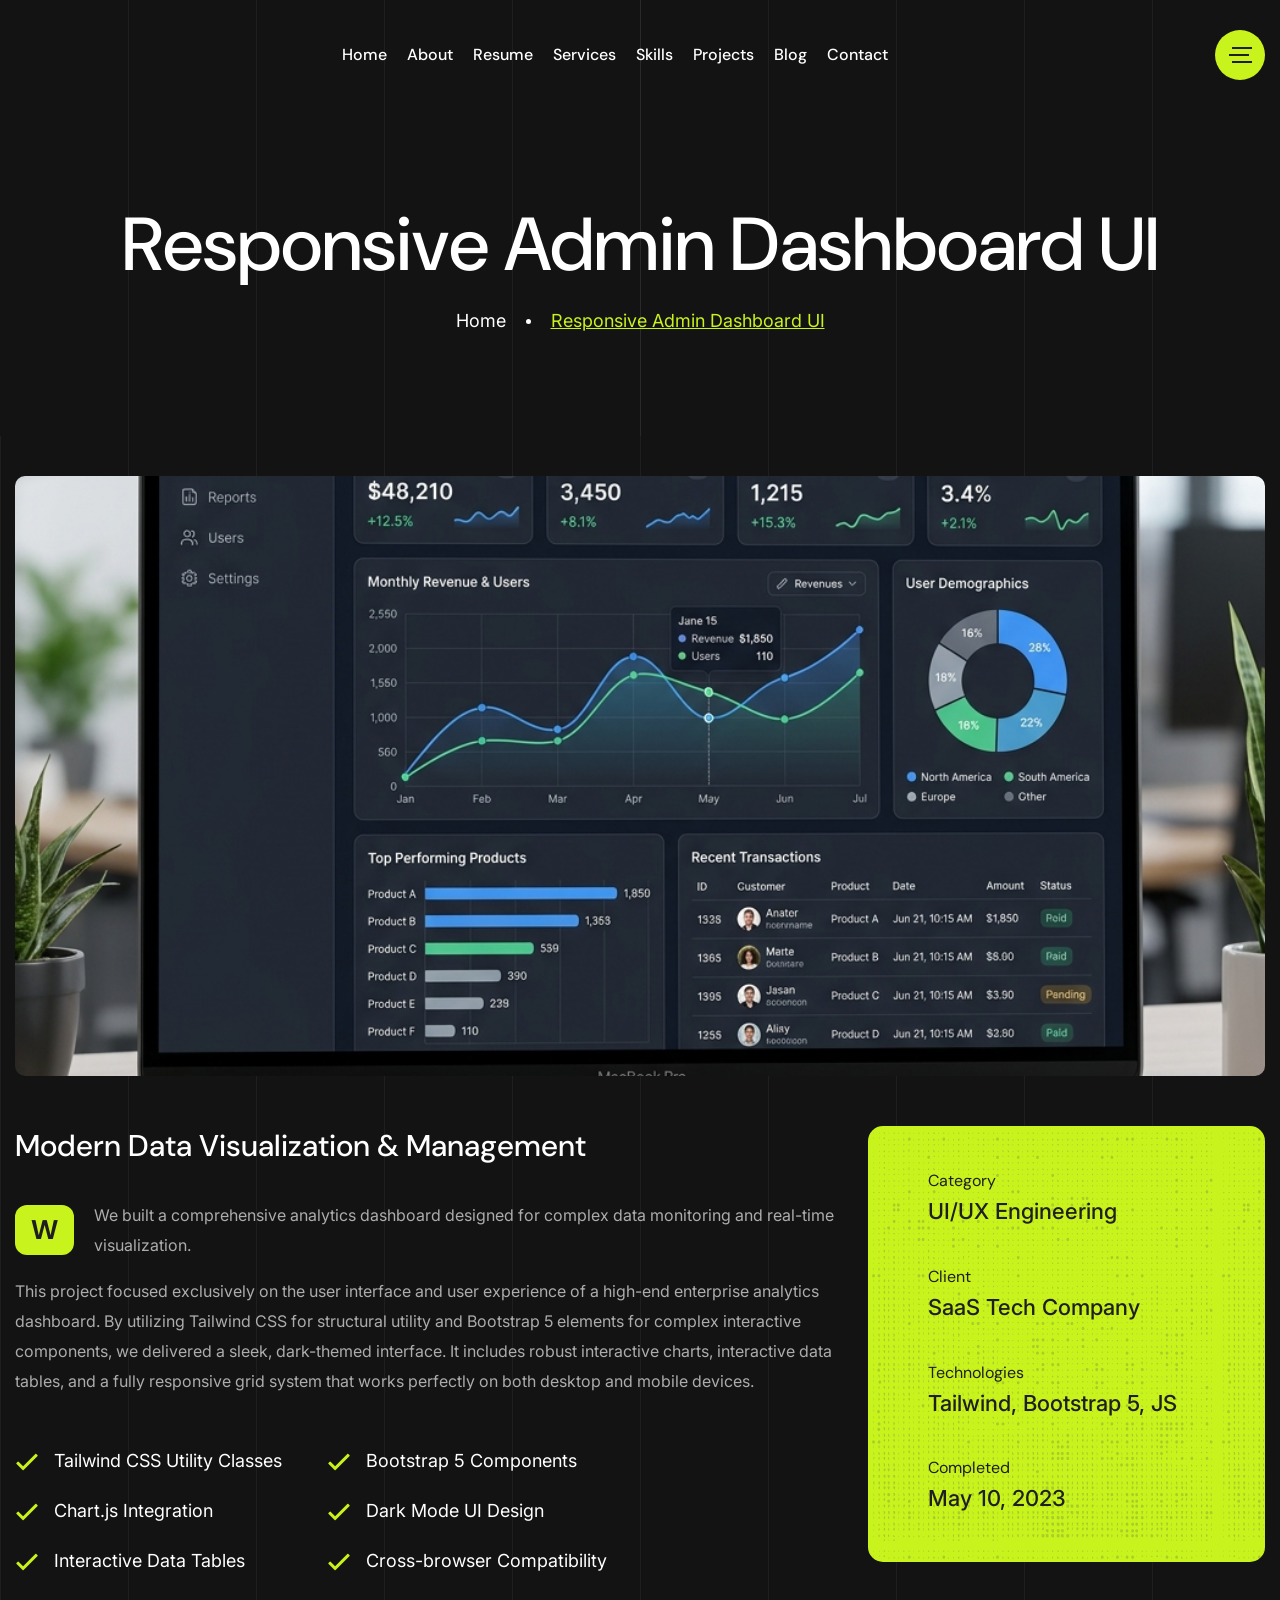
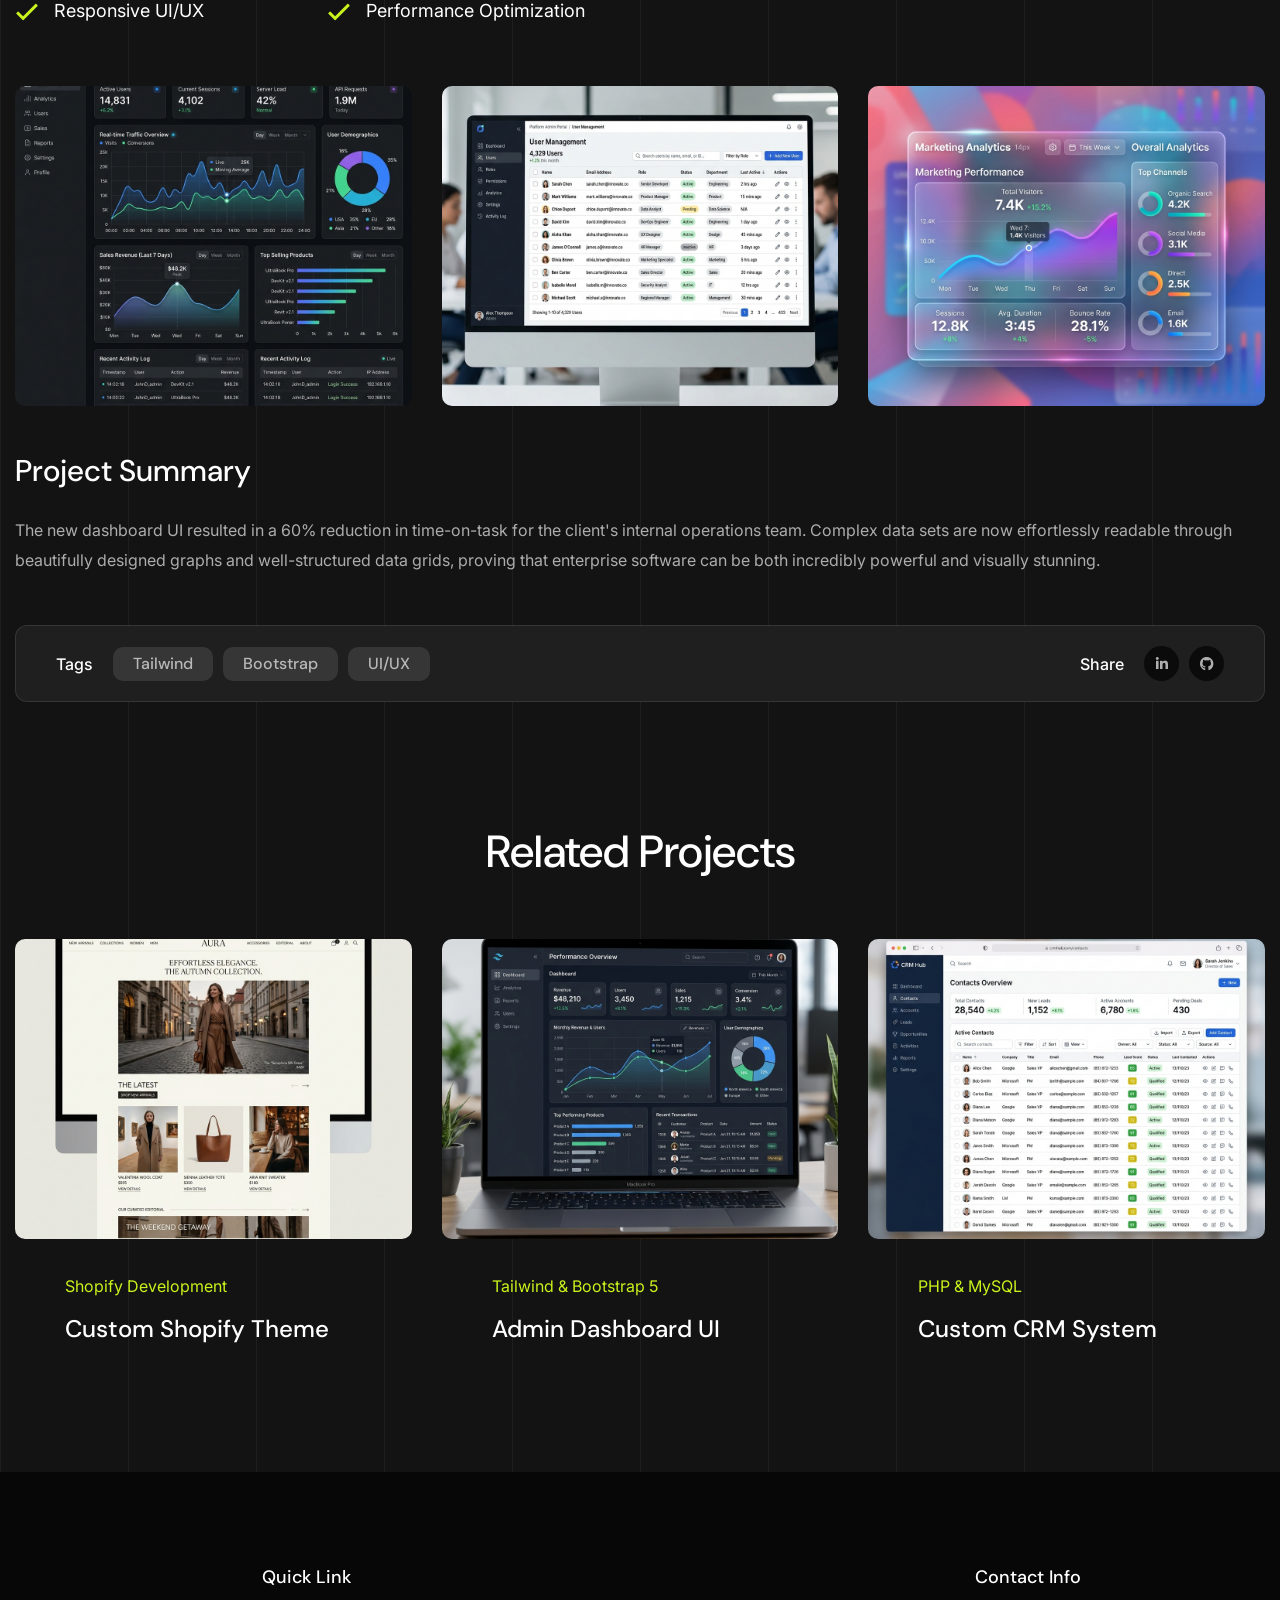
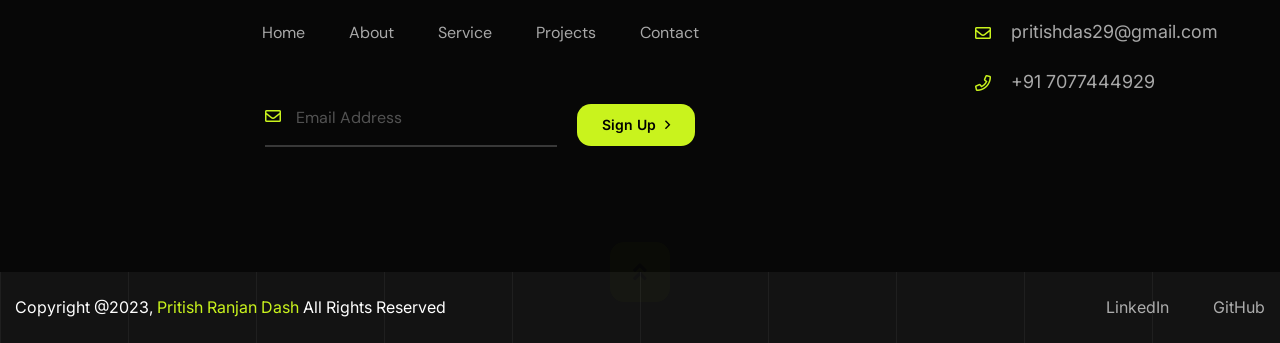
<file: project-dashboard.html>
<!DOCTYPE html>
<html lang="zxx">
<head>
    <!-- Required meta tags -->
    <meta charset="utf-8">
    <meta name="description" content="">
    <meta http-equiv="X-UA-Compatible" content="IE=edge">
    <meta name="viewport" content="width=device-width, initial-scale=1, shrink-to-fit=no">

    <!-- Title -->
    <title>Noxfolio - Personal Portfolio Resume HTML Template || Projects Details</title>
    <!-- Favicon Icon -->
    <link rel="shortcut icon" href="assets/images/favicon.png" type="image/x-icon">
    
    <!-- Flaticon -->
    <link rel="stylesheet" href="assets/css/flaticon.min.css">
    <!-- Font Awesome -->
    <link rel="stylesheet" href="assets/css/fontawesome-5.14.0.min.css">
    <!-- Bootstrap -->
    <link rel="stylesheet" href="assets/css/bootstrap.min.css">
    <!-- Nice Select -->
    <link rel="stylesheet" href="assets/css/nice-select.min.css">
    <!-- Animate -->
    <link rel="stylesheet" href="assets/css/animate.min.css">
    <!-- Slick -->
    <link rel="stylesheet" href="assets/css/slick.min.css">
    <!-- Main Style -->
    <link rel="stylesheet" href="assets/css/style.css">
    
</head>
<body class="home-one">
    <div class="page-wrapper">

        <!-- Preloader -->
        <div class="preloader"></div>

        <!-- main header -->
        <header class="main-header menu-absolute">
            <!--Header-Upper-->
            <div class="header-upper">
                <div class="container container-1620 clearfix">

                    <div class="header-inner rel d-flex align-items-center">
                        

                                                <div class="nav-outer clearfix mx-auto">
                            <!-- Main Menu -->
                            <nav class="main-menu navbar-expand-lg">
                                <div class="navbar-header">
                                   
                                   
                                    <!-- Toggle Button -->
                                    <button type="button" class="navbar-toggle me-4" data-bs-toggle="collapse" data-bs-target=".navbar-collapse">
                                        <span class="icon-bar"></span>
                                        <span class="icon-bar"></span>
                                        <span class="icon-bar"></span>
                                    </button>
                                </div>

                                <div class="navbar-collapse collapse clearfix">
                                    <ul class="navigation onepage clearfix">
                                        <li><a href="index.html#home">Home</a></li>
                                        <li><a href="index.html#about">about</a></li>
                                        <li><a href="index.html#resume">Resume</a></li>
                                        <li><a href="index.html#services">services</a></li>
                                        <li><a href="index.html#skills">skills</a></li>
                                        <li><a href="index.html#portfolio">projects</a></li>
                                        <li><a href="index.html#blog">blog</a></li>
                                        <li><a href="index.html#contact">Contact</a></li>
                                    </ul>
                                </div>

                            </nav>
                            <!-- Main Menu End-->
                        </div>
                        
                        <!-- Menu Button -->
                        <div class="menu-btns">
                            <!-- menu sidbar -->
                            <div class="menu-sidebar">
                                <button>
                                    <img src="assets/images/shape/sidebar-tottler.svg" alt="Toggler">
                                </button>
                            </div>
                        </div>
                    </div>
                </div>
            </div>
            <!--End Header Upper-->
        </header>
       
       
        <!--Form Back Drop-->
        <div class="form-back-drop"></div>
        
        <!-- Hidden Sidebar -->
        <section class="hidden-bar">
            <div class="inner-box text-center">
                <div class="cross-icon"><span class="fa fa-times"></span></div>
                <div class="title">
                    <h4>Get Appointment</h4>
                </div>

                <!--Appointment Form-->
                <div class="appointment-form">
                    <form method="post" action="contact.html">
                        <div class="form-group">
                            <input type="text" name="text" value="" placeholder="Name" required>
                        </div>
                        <div class="form-group">
                            <input type="email" name="email" value="" placeholder="Email Address" required>
                        </div>
                        <div class="form-group">
                            <textarea placeholder="Message" rows="5"></textarea>
                        </div>
                        <div class="form-group">
                            <button type="submit" class="theme-btn">Submit now</button>
                        </div>
                    </form>
                </div>

                <!--Social Icons-->
                <div class="social-style-one">
                    <a href="#"><i class="fab fa-twitter"></i></a>
                    <a href="#"><i class="fab fa-facebook-f"></i></a>
                    <a href="#"><i class="fab fa-instagram"></i></a>
                    <a href="#"><i class="fab fa-pinterest-p"></i></a>
                </div>
            </div>
        </section>
        <!--End Hidden Sidebar -->
       
        
        <!-- Page Banner Start -->
        <section class="page-banner-area pt-200 rpt-140 pb-100 rpb-60 rel z-1 text-center">
            <div class="container">
                <div class="banner-inner text-white">
                    <h1 class="page-title wow fadeInUp delay-0-2s">Responsive Admin Dashboard UI</h1>
                    <nav aria-label="breadcrumb">
                        <ol class="breadcrumb justify-content-center wow fadeInUp delay-0-4s">
                            <li class="breadcrumb-item"><a href="index.html">Home</a></li>
                            <li class="breadcrumb-item active">Responsive Admin Dashboard UI</li>
                        </ol>
                    </nav>
                </div>
            </div>
            <div class="bg-lines">
               <span></span><span></span>
               <span></span><span></span>
               <span></span><span></span>
               <span></span><span></span>
               <span></span><span></span>
            </div>
        </section>
        <!-- Page Banner End -->
        
        
        <!-- ProjectDetails Area start -->
        <section class="projects-details-area pt-40 pb-130 rpb-100 rel z-1">
            <div class="container">
                <div class="projects-details-image mb-50 wow fadeInUp delay-0-2s">
                    <img src="assets/images/projects/dashboard_project.png" alt="Project Details" style="border-radius: 10px; width: 100%; max-height: 600px; object-fit: cover;">
                </div>
                <div class="row gap-120">
                    <div class="col-lg-8">
                        <div class="project-details-content wow fadeInUp delay-0-2s">
                            <h3>Modern Data Visualization & Management</h3>
                            <p class="big-letter">wWe built a comprehensive analytics dashboard designed for complex data monitoring and real-time visualization.</p>
                            <p>This project focused exclusively on the user interface and user experience of a high-end enterprise analytics dashboard. By utilizing Tailwind CSS for structural utility and Bootstrap 5 elements for complex interactive components, we delivered a sleek, dark-themed interface. It includes robust interactive charts, interactive data tables, and a fully responsive grid system that works perfectly on both desktop and mobile devices.</p>
                            <ul class="list-style-one two-column mt-50 mb-40">
                                <li>Tailwind CSS Utility Classes</li>
                                <li>Bootstrap 5 Components</li>
                                <li>Chart.js Integration</li>
                                <li>Dark Mode UI Design</li>
                                <li>Interactive Data Tables</li>
                                <li>Cross-browser Compatibility</li>
                                <li>Responsive UI/UX</li>
                                <li>Performance Optimization</li>
                            </ul>
                        </div>
                    </div>
                    <div class="col-lg-4 wow fadeInUp delay-0-4s">
                        <div class="project-details-info rmb-55" style="background-image: url(assets/images/projects/project-info-bg.png);">
                            <div class="pd-info-item">
                                <span>Category</span>
                                <h5>UI/UX Engineering</h5>
                            </div>
                            <div class="pd-info-item">
                                <span>Client</span>
                                <h5>SaaS Tech Company</h5>
                            </div>
                            <div class="pd-info-item">
                                <span>Technologies</span>
                                <h5>Tailwind, Bootstrap 5, JS</h5>
                            </div>
                            <div class="pd-info-item">
                                <span>Completed</span>
                                <h5>May 10, 2023</h5>
                            </div>
                        </div>
                    </div>
                </div>
                                <div class="row pb-15">
                    <div class="col-lg-4 col-sm-6">
                        <div class="image mb-30 wow fadeInUp delay-0-2s">
                            <img src="assets/images/projects/dash_mid_1.png" alt="Project Middle" style="border-radius: 10px; height: 320px; object-fit: cover; width: 100%;">
                        </div>
                    </div>
                    <div class="col-lg-4 col-sm-6">
                        <div class="image mb-30 wow fadeInUp delay-0-4s">
                            <img src="assets/images/projects/dash_mid_2.png" alt="Project Middle" style="border-radius: 10px; height: 320px; object-fit: cover; width: 100%;">
                        </div>
                    </div>
                    <div class="col-lg-4 col-sm-6">
                        <div class="image mb-30 wow fadeInUp delay-0-6s">
                            <img src="assets/images/projects/dash_mid_3.png" alt="Project Middle" style="border-radius: 10px; height: 320px; object-fit: cover; width: 100%;">
                        </div>
                    </div>
                </div>
                <div class="project-bottom-content mb-50 wow fadeInUp delay-0-2s">
                    <h3 class="title mb-25">Project Summary</h3>
                    <p>The new dashboard UI resulted in a 60% reduction in time-on-task for the client's internal operations team. Complex data sets are now effortlessly readable through beautifully designed graphs and well-structured data grids, proving that enterprise software can be both incredibly powerful and visually stunning.</p>
                </div>
                <div class="tag-share py-30 wow fadeInUp delay-0-2s">
                    <div class="item">
                        <b>Tags</b>
                        <div class="tag-coulds">
                            <a href="projects.html">Tailwind</a>
                            <a href="projects.html">Bootstrap</a>
                            <a href="projects.html">UI/UX</a>
                        </div>
                    </div>
                    <div class="item">
                        <b>Share</b>
                        <div class="social-style-one">
                            <a href="https://www.linkedin.com/in/pritish-ranjan-dash-91a2aa245/" target="_blank"><i class="fab fa-linkedin-in"></i></a>
                            <a href="#"><i class="fab fa-github"></i></a>
                        </div>
                    </div>
                </div>
            </div>
            <div class="bg-lines">
               <span></span><span></span>
               <span></span><span></span>
               <span></span><span></span>
               <span></span><span></span>
               <span></span><span></span>
            </div>
        </section>
        <!-- Project Details Area end -->
        
        
        <!-- Related Projects Area start -->
        <section class="related-projects-area pb-70 rpb-40 rel z-1">
            <div class="container">
                <div class="row justify-content-center">
                    <div class="col-xl-12">
                        <div class="section-title text-center mb-60 wow fadeInUp delay-0-2s">
                            <h2>Related Projects</h2>
                        </div>
                    </div>
                </div>
                <div class="row">
                    <div class="col-xl-4 col-md-6">
                        <div class="project-item style-two wow fadeInUp delay-0-2s">
                            <div class="project-image before-after-none">
                                <img src="assets/images/projects/shopify_project.png" alt="Project" style="border-radius: 10px; height: 300px; object-fit: cover;">
                            </div>
                            <div class="project-content">
                                <span class="sub-title">Shopify Development</span>
                                <h4><a href="project-details.html">Custom Shopify Theme</a></h4>
                            </div>
                        </div>
                    </div>
                    <div class="col-xl-4 col-md-6">
                        <div class="project-item style-two wow fadeInUp delay-0-4s">
                            <div class="project-image before-after-none">
                                <img src="assets/images/projects/dashboard_project.png" alt="Project" style="border-radius: 10px; height: 300px; object-fit: cover;">
                            </div>
                            <div class="project-content">
                                <span class="sub-title">Tailwind & Bootstrap 5</span>
                                <h4><a href="project-details.html">Admin Dashboard UI</a></h4>
                            </div>
                        </div>
                    </div>
                    <div class="col-xl-4 col-md-6">
                        <div class="project-item style-two wow fadeInUp delay-0-6s">
                            <div class="project-image before-after-none">
                                <img src="assets/images/projects/crm_project.png" alt="Project" style="border-radius: 10px; height: 300px; object-fit: cover;">
                            </div>
                            <div class="project-content">
                                <span class="sub-title">PHP & MySQL</span>
                                <h4><a href="project-details.html">Custom CRM System</a></h4>
                            </div>
                        </div>
                    </div>
                </div>
            </div>
            <div class="bg-lines">
               <span></span><span></span>
               <span></span><span></span>
               <span></span><span></span>
               <span></span><span></span>
               <span></span><span></span>
            </div>
        </section>
        <!-- Related Projects Area end -->
        
        
        <!-- footer area start -->
                <footer class="main-footer rel z-1">
            <div class="footer-top-wrap bgc-black pt-100 pb-75">
                <div class="container">
                    <div class="row">
                        <div class="col-lg-9 col-md-7">
                            <div class="footer-widget widget_nav_menu wow fadeInUp delay-0-4s">
                                <h6 class="footer-title">Quick Link</h6>
                                <ul>
                                    <li><a href="index.html">Home</a></li>
                                    <li><a href="index.html#about">About</a></li>
                                    <li><a href="index.html#services">Service</a></li>
                                    <li><a href="index.html#portfolio">Projects</a></li>
                                    <li><a href="index.html#contact">Contact</a></li>
                                </ul>
                            </div>
                            <div class="footer-widget widget_newsletter wow fadeInUp delay-0-4s">
                                <form action="#">
                                    <label for="email-address"><i class="far fa-envelope"></i></label>
                                    <input id="email-address" type="email" placeholder="Email Address" required>
                                    <button>Sign Up <i class="far fa-angle-right"></i></button>
                                </form>
                            </div>
                        </div>
                        <div class="col-lg-3 col-md-5">
                            <div class="footer-widget widget_contact_info wow fadeInUp delay-0-6s">
                                <h6 class="footer-title">Contact Info</h6>
                                <ul>
                                    <li><i class="far fa-envelope"></i> <a href="mailto:pritishdas29@gmail.com">pritishdas29@gmail.com</a></li>
                                    <li><i class="far fa-phone"></i> <a href="callto:+917077444929">+91 7077444929</a></li>
                                </ul>
                            </div>
                        </div>
                    </div>
                </div>
            </div>
            <div class="footer-bottom pt-20 pb-5 rpt-25">
                <div class="container">
                   <div class="row">
                       <div class="col-lg-6">
                            <div class="copyright-text">
                                <p>Copyright @2023, <a href="index.html">Pritish Ranjan Dash</a> All Rights Reserved</p>
                            </div>
                       </div>
                       <div class="col-lg-6 text-lg-end">
                           <ul class="footer-bottom-nav">
                               <li><a href="https://www.linkedin.com/in/pritish-ranjan-dash-91a2aa245/" target="_blank">LinkedIn</a></li>
                               <li><a href="#">GitHub</a></li>
                           </ul>
                       </div>
                   </div>
                   <!-- Scroll Top Button -->
                    <button class="scroll-top scroll-to-target" data-target="html"><span class="fas fa-angle-double-up"></span></button>
                </div>
                <div class="bg-lines">
                   <span></span><span></span>
                   <span></span><span></span>
                   <span></span><span></span>
                   <span></span><span></span>
                   <span></span><span></span>
                </div>
            </div>
        </footer>
        <!-- footer area end -->

    </div>
    <!--End pagewrapper-->
   
    
    <!-- Jquery -->
    <script src="assets/js/jquery-3.6.0.min.js"></script>
    <!-- Bootstrap -->
    <script src="assets/js/bootstrap.min.js"></script>
    <!-- Appear Js -->
    <script src="assets/js/appear.min.js"></script>
    <!-- Slick -->
    <script src="assets/js/slick.min.js"></script>
    <!-- Nice Select -->
    <script src="assets/js/jquery.nice-select.min.js"></script>
    <!-- Image Loader -->
    <script src="assets/js/imagesloaded.pkgd.min.js"></script>
    <!-- Isotope -->
    <script src="assets/js/isotope.pkgd.min.js"></script>
    <!--  WOW Animation -->
    <script src="assets/js/wow.min.js"></script>
    <!-- Custom script -->
    <script src="assets/js/script.js"></script>

</body>
</html>
</file>
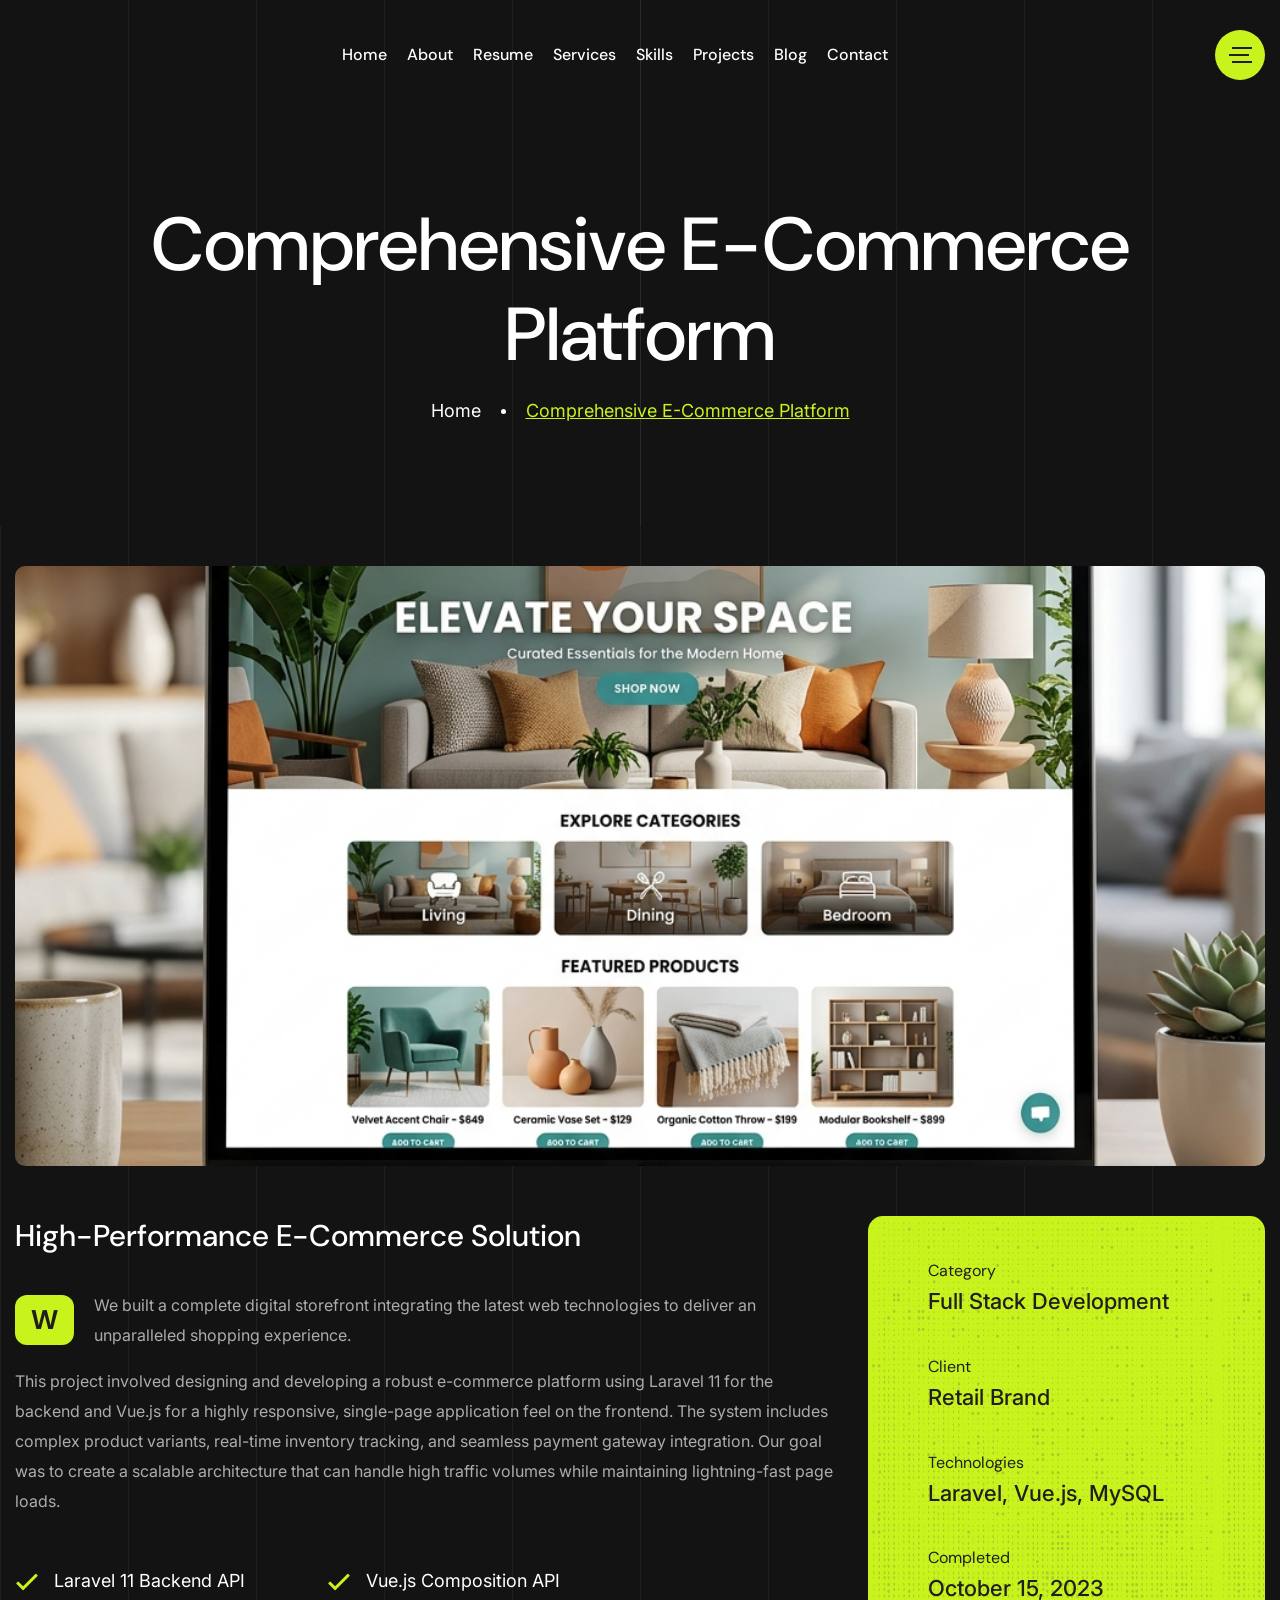
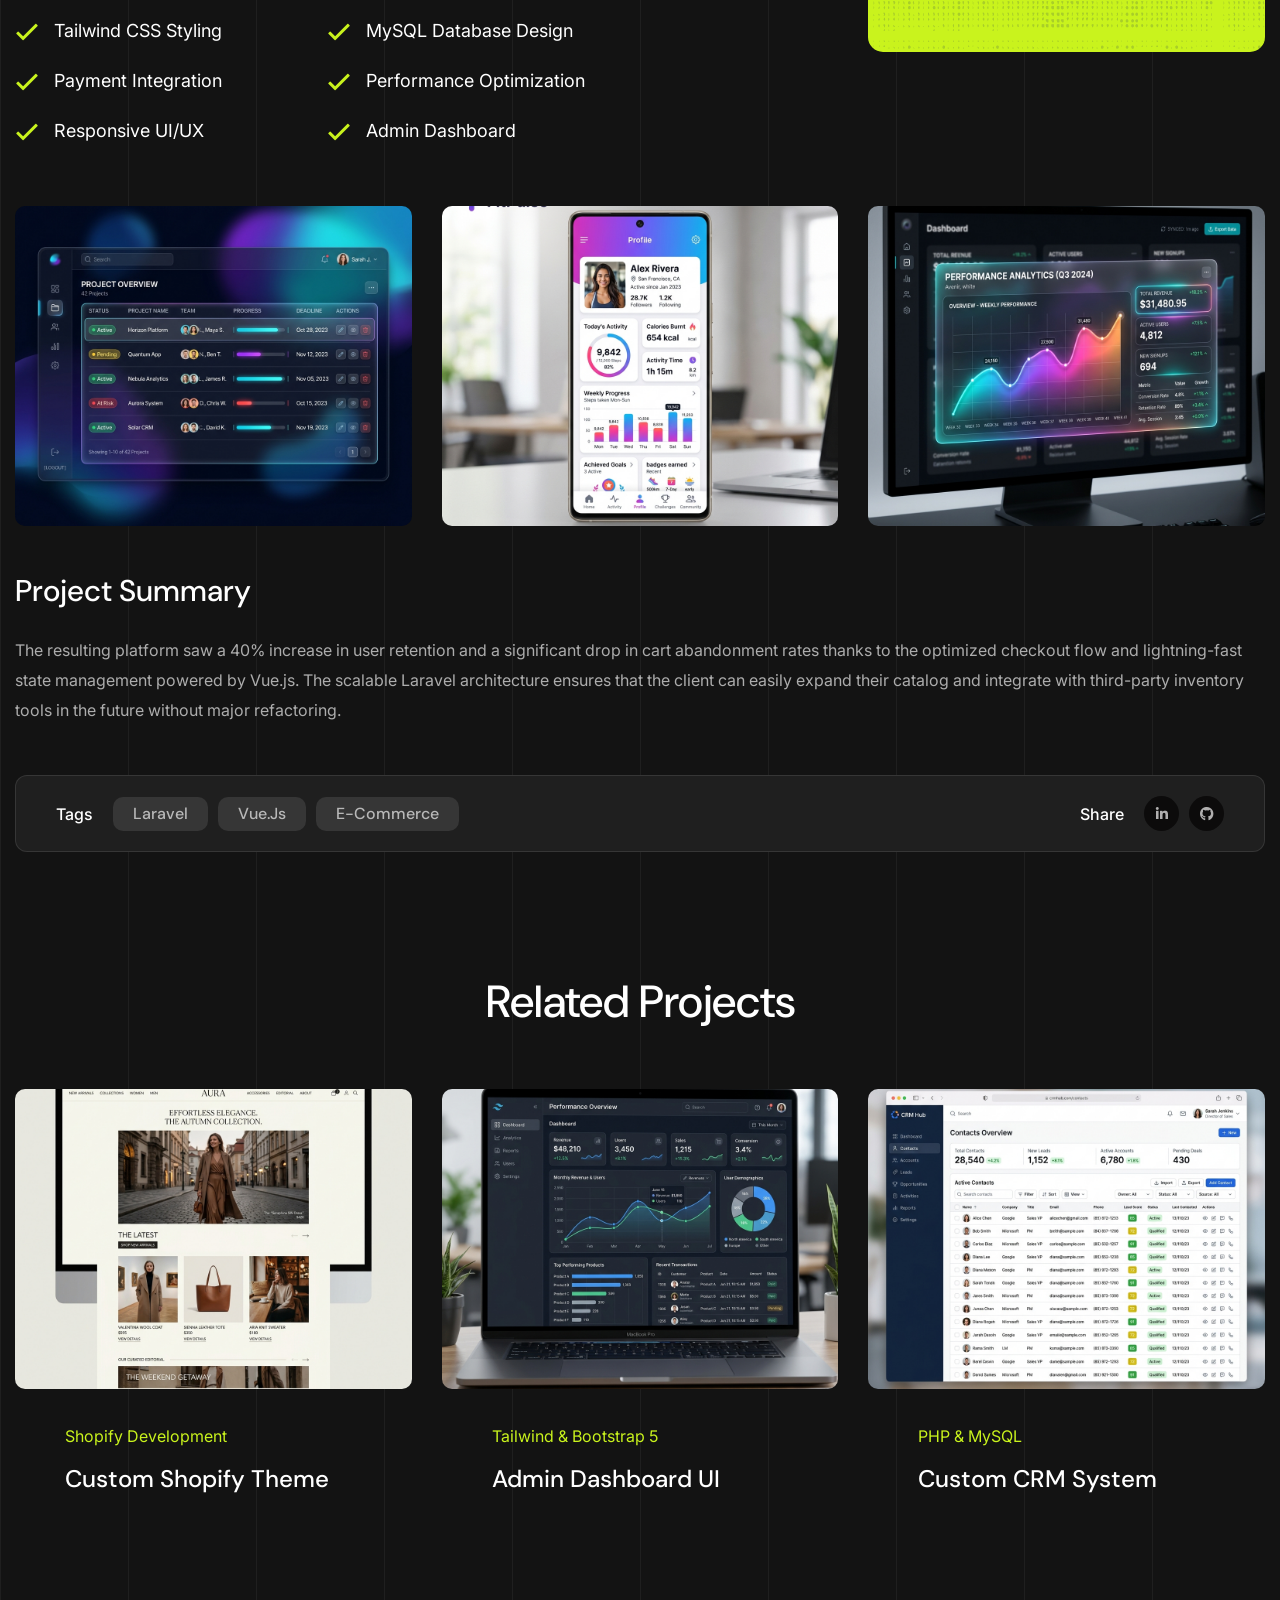
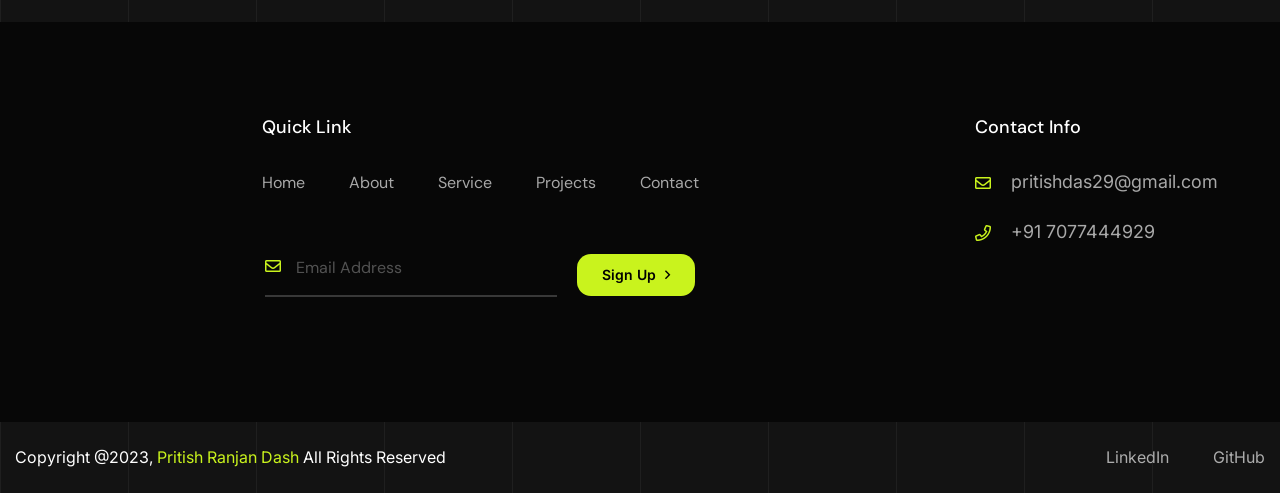
<file: project-details.html>
<!DOCTYPE html>
<html lang="zxx">
<head>
    <!-- Required meta tags -->
    <meta charset="utf-8">
    <meta name="description" content="">
    <meta http-equiv="X-UA-Compatible" content="IE=edge">
    <meta name="viewport" content="width=device-width, initial-scale=1, shrink-to-fit=no">

    <!-- Title -->
    <title>Noxfolio - Personal Portfolio Resume HTML Template || Projects Details</title>
    <!-- Favicon Icon -->
    <link rel="shortcut icon" href="assets/images/favicon.png" type="image/x-icon">
    
    <!-- Flaticon -->
    <link rel="stylesheet" href="assets/css/flaticon.min.css">
    <!-- Font Awesome -->
    <link rel="stylesheet" href="assets/css/fontawesome-5.14.0.min.css">
    <!-- Bootstrap -->
    <link rel="stylesheet" href="assets/css/bootstrap.min.css">
    <!-- Nice Select -->
    <link rel="stylesheet" href="assets/css/nice-select.min.css">
    <!-- Animate -->
    <link rel="stylesheet" href="assets/css/animate.min.css">
    <!-- Slick -->
    <link rel="stylesheet" href="assets/css/slick.min.css">
    <!-- Main Style -->
    <link rel="stylesheet" href="assets/css/style.css">
    
</head>
<body class="home-one">
    <div class="page-wrapper">

        <!-- Preloader -->
        <div class="preloader"></div>

        <!-- main header -->
        <header class="main-header menu-absolute">
            <!--Header-Upper-->
            <div class="header-upper">
                <div class="container container-1620 clearfix">

                    <div class="header-inner rel d-flex align-items-center">
                        

                                                <div class="nav-outer clearfix mx-auto">
                            <!-- Main Menu -->
                            <nav class="main-menu navbar-expand-lg">
                                <div class="navbar-header">
                                   
                                   
                                    <!-- Toggle Button -->
                                    <button type="button" class="navbar-toggle me-4" data-bs-toggle="collapse" data-bs-target=".navbar-collapse">
                                        <span class="icon-bar"></span>
                                        <span class="icon-bar"></span>
                                        <span class="icon-bar"></span>
                                    </button>
                                </div>

                                <div class="navbar-collapse collapse clearfix">
                                    <ul class="navigation onepage clearfix">
                                        <li><a href="index.html#home">Home</a></li>
                                        <li><a href="index.html#about">About</a></li>
                                        <li><a href="index.html#resume">Resume</a></li>
                                        <li><a href="index.html#services">Services</a></li>
                                        <li><a href="index.html#skills">Skills</a></li>
                                        <li><a href="index.html#portfolio">Projects</a></li>
                                        <li><a href="index.html#blog">Blog</a></li>
                                        <li><a href="index.html#contact">Contact</a></li>
                                    </ul>
                                </div>

                            </nav>
                            <!-- Main Menu End-->
                        </div>
                        
                        <!-- Menu Button -->
                        <div class="menu-btns">
                            <!-- menu sidbar -->
                            <div class="menu-sidebar">
                                <button>
                                    <img src="assets/images/shape/sidebar-tottler.svg" alt="Toggler">
                                </button>
                            </div>
                        </div>
                    </div>
                </div>
            </div>
            <!--End Header Upper-->
        </header>
       
       
        <!--Form Back Drop-->
        <div class="form-back-drop"></div>
        
        <!-- Hidden Sidebar -->
        <section class="hidden-bar">
            <div class="inner-box text-center">
                <div class="cross-icon"><span class="fa fa-times"></span></div>
                <div class="title">
                    <h4>Get Appointment</h4>
                </div>

                <!--Appointment Form-->
                <div class="appointment-form">
                    <form method="post" action="contact.html">
                        <div class="form-group">
                            <input type="text" name="text" value="" placeholder="Name" required>
                        </div>
                        <div class="form-group">
                            <input type="email" name="email" value="" placeholder="Email Address" required>
                        </div>
                        <div class="form-group">
                            <textarea placeholder="Message" rows="5"></textarea>
                        </div>
                        <div class="form-group">
                            <button type="submit" class="theme-btn">Submit now</button>
                        </div>
                    </form>
                </div>

                <!--Social Icons-->
                <div class="social-style-one">
                    <a href="#"><i class="fab fa-twitter"></i></a>
                    <a href="#"><i class="fab fa-facebook-f"></i></a>
                    <a href="#"><i class="fab fa-instagram"></i></a>
                    <a href="#"><i class="fab fa-pinterest-p"></i></a>
                </div>
            </div>
        </section>
        <!--End Hidden Sidebar -->
       
        
        <!-- Page Banner Start -->
        <section class="page-banner-area pt-200 rpt-140 pb-100 rpb-60 rel z-1 text-center">
            <div class="container">
                <div class="banner-inner text-white">
                    <h1 class="page-title wow fadeInUp delay-0-2s">Comprehensive E-Commerce Platform</h1>
                    <nav aria-label="breadcrumb">
                        <ol class="breadcrumb justify-content-center wow fadeInUp delay-0-4s">
                            <li class="breadcrumb-item"><a href="index.html">Home</a></li>
                            <li class="breadcrumb-item active">Comprehensive E-Commerce Platform</li>
                        </ol>
                    </nav>
                </div>
            </div>
            <div class="bg-lines">
               <span></span><span></span>
               <span></span><span></span>
               <span></span><span></span>
               <span></span><span></span>
               <span></span><span></span>
            </div>
        </section>
        <!-- Page Banner End -->
        
        
        <!-- ProjectDetails Area start -->
        <section class="projects-details-area pt-40 pb-130 rpb-100 rel z-1">
            <div class="container">
                <div class="projects-details-image mb-50 wow fadeInUp delay-0-2s">
                    <img src="assets/images/projects/ecommerce_project.png" alt="Project Details" style="border-radius: 10px; width: 100%; max-height: 600px; object-fit: cover;">
                </div>
                <div class="row gap-120">
                    <div class="col-lg-8">
                        <div class="project-details-content wow fadeInUp delay-0-2s">
                            <h3>High-Performance E-Commerce Solution</h3>
                            <p class="big-letter">wWe built a complete digital storefront integrating the latest web technologies to deliver an unparalleled shopping experience.</p>
                            <p>This project involved designing and developing a robust e-commerce platform using Laravel 11 for the backend and Vue.js for a highly responsive, single-page application feel on the frontend. The system includes complex product variants, real-time inventory tracking, and seamless payment gateway integration. Our goal was to create a scalable architecture that can handle high traffic volumes while maintaining lightning-fast page loads.</p>
                            <ul class="list-style-one two-column mt-50 mb-40">
                                <li>Laravel 11 Backend API</li>
                                <li>Vue.js Composition API</li>
                                <li>Tailwind CSS Styling</li>
                                <li>MySQL Database Design</li>
                                <li>Payment Integration</li>
                                <li>Performance Optimization</li>
                                <li>Responsive UI/UX</li>
                                <li>Admin Dashboard</li>
                            </ul>
                        </div>
                    </div>
                    <div class="col-lg-4 wow fadeInUp delay-0-4s">
                        <div class="project-details-info rmb-55" style="background-image: url(assets/images/projects/project-info-bg.png);">
                            <div class="pd-info-item">
                                <span>Category</span>
                                <h5>Full Stack Development</h5>
                            </div>
                            <div class="pd-info-item">
                                <span>Client</span>
                                <h5>Retail Brand</h5>
                            </div>
                            <div class="pd-info-item">
                                <span>Technologies</span>
                                <h5>Laravel, Vue.js, MySQL</h5>
                            </div>
                            <div class="pd-info-item">
                                <span>Completed</span>
                                <h5>October 15, 2023</h5>
                            </div>
                        </div>
                    </div>
                </div>
                                <div class="row pb-15">
                    <div class="col-lg-4 col-sm-6">
                        <div class="image mb-30 wow fadeInUp delay-0-2s">
                            <img src="assets/images/projects/project_middle_1.png" alt="Project Middle" style="border-radius: 10px; height: 320px; object-fit: cover; width: 100%;">
                        </div>
                    </div>
                    <div class="col-lg-4 col-sm-6">
                        <div class="image mb-30 wow fadeInUp delay-0-4s">
                            <img src="assets/images/projects/project_middle_2.png" alt="Project Middle" style="border-radius: 10px; height: 320px; object-fit: cover; width: 100%;">
                        </div>
                    </div>
                    <div class="col-lg-4 col-sm-6">
                        <div class="image mb-30 wow fadeInUp delay-0-6s">
                            <img src="assets/images/projects/project_middle_3.png" alt="Project Middle" style="border-radius: 10px; height: 320px; object-fit: cover; width: 100%;">
                        </div>
                    </div>
                </div>
                <div class="project-bottom-content mb-50 wow fadeInUp delay-0-2s">
                    <h3 class="title mb-25">Project Summary</h3>
                    <p>The resulting platform saw a 40% increase in user retention and a significant drop in cart abandonment rates thanks to the optimized checkout flow and lightning-fast state management powered by Vue.js. The scalable Laravel architecture ensures that the client can easily expand their catalog and integrate with third-party inventory tools in the future without major refactoring.</p>
                </div>
                <div class="tag-share py-30 wow fadeInUp delay-0-2s">
                    <div class="item">
                        <b>Tags</b>
                        <div class="tag-coulds">
                            <a href="projects.html">Laravel</a>
                            <a href="projects.html">Vue.js</a>
                            <a href="projects.html">E-Commerce</a>
                        </div>
                    </div>
                    <div class="item">
                        <b>Share</b>
                        <div class="social-style-one">
                            <a href="https://www.linkedin.com/in/pritish-ranjan-dash-91a2aa245/" target="_blank"><i class="fab fa-linkedin-in"></i></a>
                            <a href="#"><i class="fab fa-github"></i></a>
                        </div>
                    </div>
                </div>
            </div>
            <div class="bg-lines">
               <span></span><span></span>
               <span></span><span></span>
               <span></span><span></span>
               <span></span><span></span>
               <span></span><span></span>
            </div>
        </section>
        <!-- Project Details Area end -->
        
        
        <!-- Related Projects Area start -->
        <section class="related-projects-area pb-70 rpb-40 rel z-1">
            <div class="container">
                <div class="row justify-content-center">
                    <div class="col-xl-12">
                        <div class="section-title text-center mb-60 wow fadeInUp delay-0-2s">
                            <h2>Related Projects</h2>
                        </div>
                    </div>
                </div>
                <div class="row">
                    <div class="col-xl-4 col-md-6">
                        <div class="project-item style-two wow fadeInUp delay-0-2s">
                            <div class="project-image before-after-none">
                                <img src="assets/images/projects/shopify_project.png" alt="Project" style="border-radius: 10px; height: 300px; object-fit: cover;">
                            </div>
                            <div class="project-content">
                                <span class="sub-title">Shopify Development</span>
                                <h4><a href="project-details.html">Custom Shopify Theme</a></h4>
                            </div>
                        </div>
                    </div>
                    <div class="col-xl-4 col-md-6">
                        <div class="project-item style-two wow fadeInUp delay-0-4s">
                            <div class="project-image before-after-none">
                                <img src="assets/images/projects/dashboard_project.png" alt="Project" style="border-radius: 10px; height: 300px; object-fit: cover;">
                            </div>
                            <div class="project-content">
                                <span class="sub-title">Tailwind & Bootstrap 5</span>
                                <h4><a href="project-details.html">Admin Dashboard UI</a></h4>
                            </div>
                        </div>
                    </div>
                    <div class="col-xl-4 col-md-6">
                        <div class="project-item style-two wow fadeInUp delay-0-6s">
                            <div class="project-image before-after-none">
                                <img src="assets/images/projects/crm_project.png" alt="Project" style="border-radius: 10px; height: 300px; object-fit: cover;">
                            </div>
                            <div class="project-content">
                                <span class="sub-title">PHP & MySQL</span>
                                <h4><a href="project-details.html">Custom CRM System</a></h4>
                            </div>
                        </div>
                    </div>
                </div>
            </div>
            <div class="bg-lines">
               <span></span><span></span>
               <span></span><span></span>
               <span></span><span></span>
               <span></span><span></span>
               <span></span><span></span>
            </div>
        </section>
        <!-- Related Projects Area end -->
        
        
        <!-- footer area start -->
                <footer class="main-footer rel z-1">
            <div class="footer-top-wrap bgc-black pt-100 pb-75">
                <div class="container">
                    <div class="row">
                        <div class="col-lg-9 col-md-7">
                            <div class="footer-widget widget_nav_menu wow fadeInUp delay-0-4s">
                                <h6 class="footer-title">Quick Link</h6>
                                <ul>
                                    <li><a href="index.html">Home</a></li>
                                    <li><a href="index.html#about">About</a></li>
                                    <li><a href="index.html#services">Service</a></li>
                                    <li><a href="index.html#portfolio">Projects</a></li>
                                    <li><a href="index.html#contact">Contact</a></li>
                                </ul>
                            </div>
                            <div class="footer-widget widget_newsletter wow fadeInUp delay-0-4s">
                                <form action="#">
                                    <label for="email-address"><i class="far fa-envelope"></i></label>
                                    <input id="email-address" type="email" placeholder="Email Address" required>
                                    <button>Sign Up <i class="far fa-angle-right"></i></button>
                                </form>
                            </div>
                        </div>
                        <div class="col-lg-3 col-md-5">
                            <div class="footer-widget widget_contact_info wow fadeInUp delay-0-6s">
                                <h6 class="footer-title">Contact Info</h6>
                                <ul>
                                    <li><i class="far fa-envelope"></i> <a href="mailto:pritishdas29@gmail.com">pritishdas29@gmail.com</a></li>
                                    <li><i class="far fa-phone"></i> <a href="callto:+917077444929">+91 7077444929</a></li>
                                </ul>
                            </div>
                        </div>
                    </div>
                </div>
            </div>
            <div class="footer-bottom pt-20 pb-5 rpt-25">
                <div class="container">
                   <div class="row">
                       <div class="col-lg-6">
                            <div class="copyright-text">
                                <p>Copyright @2023, <a href="index.html">Pritish Ranjan Dash</a> All Rights Reserved</p>
                            </div>
                       </div>
                       <div class="col-lg-6 text-lg-end">
                           <ul class="footer-bottom-nav">
                               <li><a href="https://www.linkedin.com/in/pritish-ranjan-dash-91a2aa245/" target="_blank">LinkedIn</a></li>
                               <li><a href="#">GitHub</a></li>
                           </ul>
                       </div>
                   </div>
                   <!-- Scroll Top Button -->
                    <button class="scroll-top scroll-to-target" data-target="html"><span class="fas fa-angle-double-up"></span></button>
                </div>
                <div class="bg-lines">
                   <span></span><span></span>
                   <span></span><span></span>
                   <span></span><span></span>
                   <span></span><span></span>
                   <span></span><span></span>
                </div>
            </div>
        </footer>
        <!-- footer area end -->

    </div>
    <!--End pagewrapper-->
   
    
    <!-- Jquery -->
    <script src="assets/js/jquery-3.6.0.min.js"></script>
    <!-- Bootstrap -->
    <script src="assets/js/bootstrap.min.js"></script>
    <!-- Appear Js -->
    <script src="assets/js/appear.min.js"></script>
    <!-- Slick -->
    <script src="assets/js/slick.min.js"></script>
    <!-- Nice Select -->
    <script src="assets/js/jquery.nice-select.min.js"></script>
    <!-- Image Loader -->
    <script src="assets/js/imagesloaded.pkgd.min.js"></script>
    <!-- Isotope -->
    <script src="assets/js/isotope.pkgd.min.js"></script>
    <!--  WOW Animation -->
    <script src="assets/js/wow.min.js"></script>
    <!-- Custom script -->
    <script src="assets/js/script.js"></script>

</body>
</html>
</file>
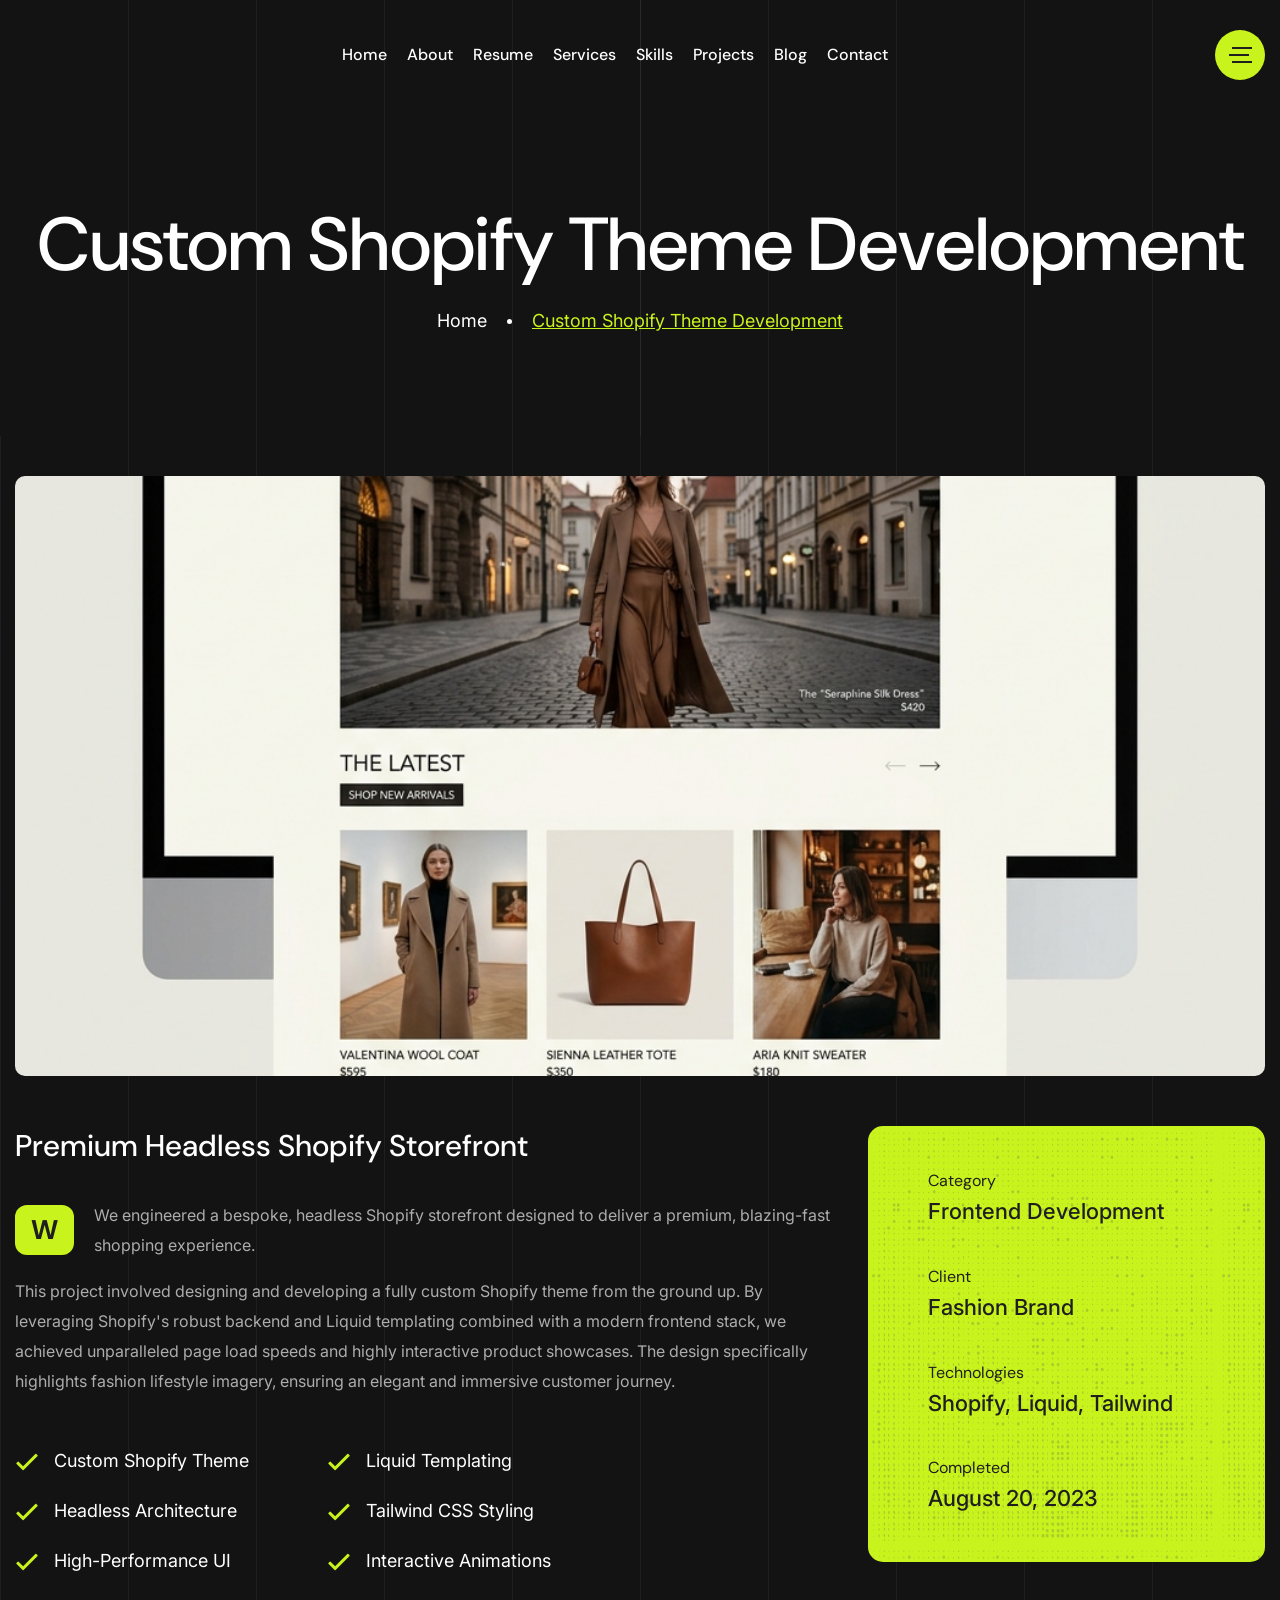
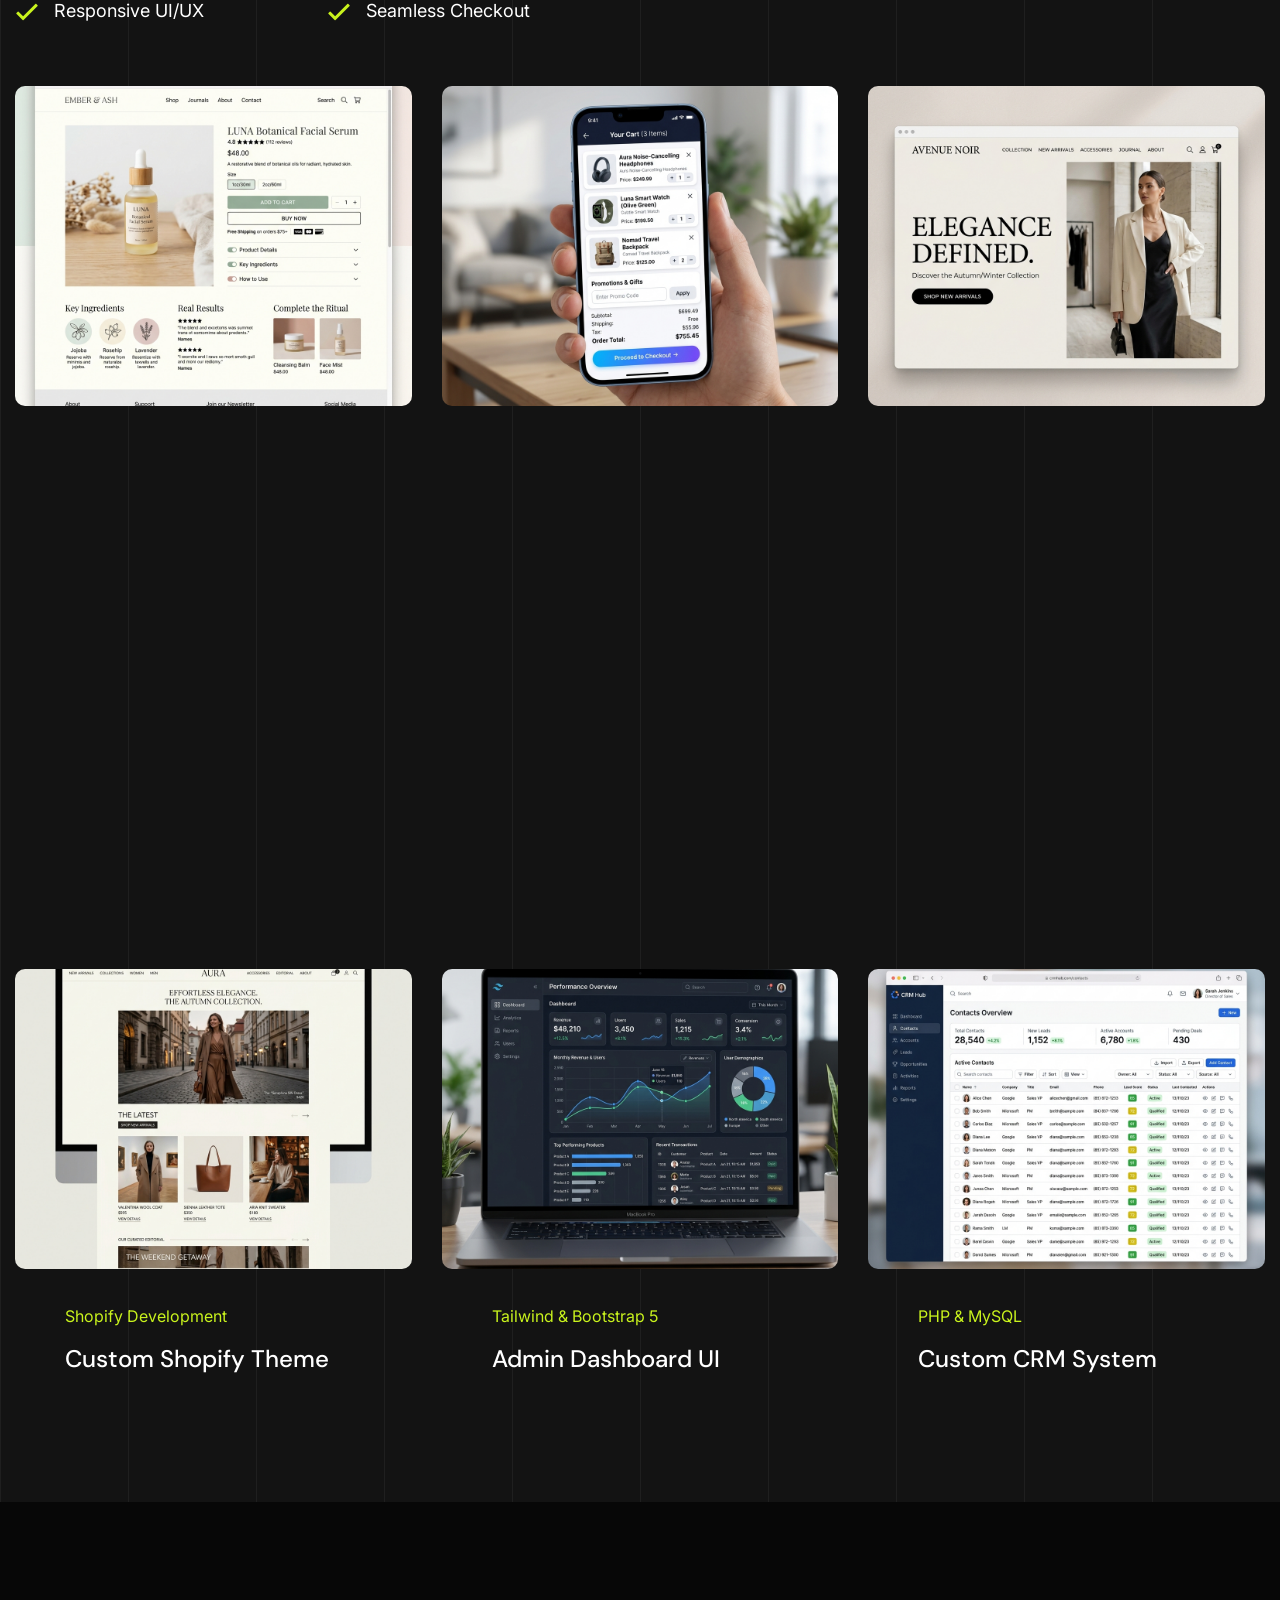
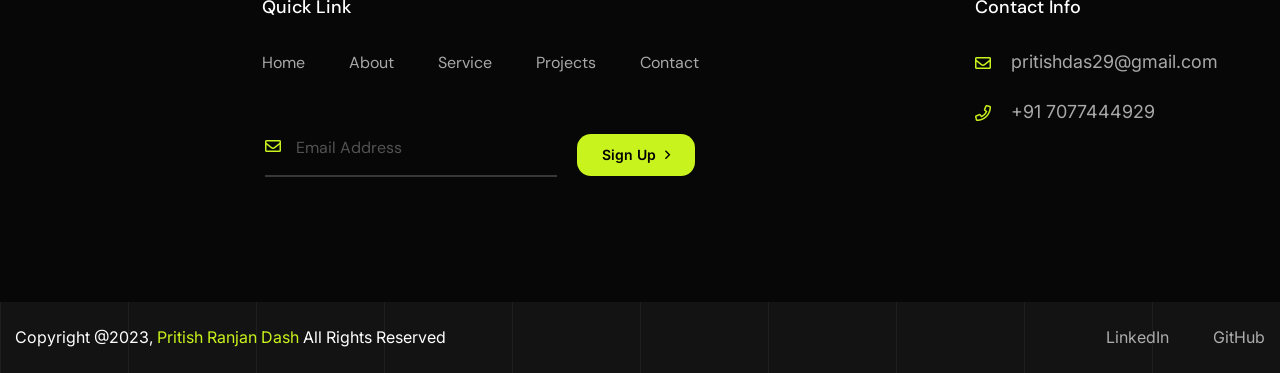
<file: project-shopify.html>
<!DOCTYPE html>
<html lang="zxx">
<head>
    <!-- Required meta tags -->
    <meta charset="utf-8">
    <meta name="description" content="">
    <meta http-equiv="X-UA-Compatible" content="IE=edge">
    <meta name="viewport" content="width=device-width, initial-scale=1, shrink-to-fit=no">

    <!-- Title -->
    <title>Noxfolio - Personal Portfolio Resume HTML Template || Projects Details</title>
    <!-- Favicon Icon -->
    <link rel="shortcut icon" href="assets/images/favicon.png" type="image/x-icon">
    
    <!-- Flaticon -->
    <link rel="stylesheet" href="assets/css/flaticon.min.css">
    <!-- Font Awesome -->
    <link rel="stylesheet" href="assets/css/fontawesome-5.14.0.min.css">
    <!-- Bootstrap -->
    <link rel="stylesheet" href="assets/css/bootstrap.min.css">
    <!-- Nice Select -->
    <link rel="stylesheet" href="assets/css/nice-select.min.css">
    <!-- Animate -->
    <link rel="stylesheet" href="assets/css/animate.min.css">
    <!-- Slick -->
    <link rel="stylesheet" href="assets/css/slick.min.css">
    <!-- Main Style -->
    <link rel="stylesheet" href="assets/css/style.css">
    
</head>
<body class="home-one">
    <div class="page-wrapper">

        <!-- Preloader -->
        <div class="preloader"></div>

        <!-- main header -->
        <header class="main-header menu-absolute">
            <!--Header-Upper-->
            <div class="header-upper">
                <div class="container container-1620 clearfix">

                    <div class="header-inner rel d-flex align-items-center">
                        

                                                <div class="nav-outer clearfix mx-auto">
                            <!-- Main Menu -->
                            <nav class="main-menu navbar-expand-lg">
                                <div class="navbar-header">
                                   
                                   
                                    <!-- Toggle Button -->
                                    <button type="button" class="navbar-toggle me-4" data-bs-toggle="collapse" data-bs-target=".navbar-collapse">
                                        <span class="icon-bar"></span>
                                        <span class="icon-bar"></span>
                                        <span class="icon-bar"></span>
                                    </button>
                                </div>

                                <div class="navbar-collapse collapse clearfix">
                                    <ul class="navigation onepage clearfix">
                                        <li><a href="index.html#home">Home</a></li>
                                        <li><a href="index.html#about">About</a></li>
                                        <li><a href="index.html#resume">Resume</a></li>
                                        <li><a href="index.html#services">Services</a></li>
                                        <li><a href="index.html#skills">Skills</a></li>
                                        <li><a href="index.html#portfolio">Projects</a></li>
                                        <li><a href="index.html#blog">Blog</a></li>
                                        <li><a href="index.html#contact">Contact</a></li>
                                    </ul>
                                </div>

                            </nav>
                            <!-- Main Menu End-->
                        </div>
                        
                        <!-- Menu Button -->
                        <div class="menu-btns">
                            <!-- menu sidbar -->
                            <div class="menu-sidebar">
                                <button>
                                    <img src="assets/images/shape/sidebar-tottler.svg" alt="Toggler">
                                </button>
                            </div>
                        </div>
                    </div>
                </div>
            </div>
            <!--End Header Upper-->
        </header>
       
       
        <!--Form Back Drop-->
        <div class="form-back-drop"></div>
        
        <!-- Hidden Sidebar -->
        <section class="hidden-bar">
            <div class="inner-box text-center">
                <div class="cross-icon"><span class="fa fa-times"></span></div>
                <div class="title">
                    <h4>Get Appointment</h4>
                </div>

                <!--Appointment Form-->
                <div class="appointment-form">
                    <form method="post" action="contact.html">
                        <div class="form-group">
                            <input type="text" name="text" value="" placeholder="Name" required>
                        </div>
                        <div class="form-group">
                            <input type="email" name="email" value="" placeholder="Email Address" required>
                        </div>
                        <div class="form-group">
                            <textarea placeholder="Message" rows="5"></textarea>
                        </div>
                        <div class="form-group">
                            <button type="submit" class="theme-btn">Submit now</button>
                        </div>
                    </form>
                </div>

                <!--Social Icons-->
                <div class="social-style-one">
                    <a href="#"><i class="fab fa-twitter"></i></a>
                    <a href="#"><i class="fab fa-facebook-f"></i></a>
                    <a href="#"><i class="fab fa-instagram"></i></a>
                    <a href="#"><i class="fab fa-pinterest-p"></i></a>
                </div>
            </div>
        </section>
        <!--End Hidden Sidebar -->
       
        
        <!-- Page Banner Start -->
        <section class="page-banner-area pt-200 rpt-140 pb-100 rpb-60 rel z-1 text-center">
            <div class="container">
                <div class="banner-inner text-white">
                    <h1 class="page-title wow fadeInUp delay-0-2s">Custom Shopify Theme Development</h1>
                    <nav aria-label="breadcrumb">
                        <ol class="breadcrumb justify-content-center wow fadeInUp delay-0-4s">
                            <li class="breadcrumb-item"><a href="index.html">Home</a></li>
                            <li class="breadcrumb-item active">Custom Shopify Theme Development</li>
                        </ol>
                    </nav>
                </div>
            </div>
            <div class="bg-lines">
               <span></span><span></span>
               <span></span><span></span>
               <span></span><span></span>
               <span></span><span></span>
               <span></span><span></span>
            </div>
        </section>
        <!-- Page Banner End -->
        
        
        <!-- ProjectDetails Area start -->
        <section class="projects-details-area pt-40 pb-130 rpb-100 rel z-1">
            <div class="container">
                <div class="projects-details-image mb-50 wow fadeInUp delay-0-2s">
                    <img src="assets/images/projects/shopify_project.png" alt="Project Details" style="border-radius: 10px; width: 100%; max-height: 600px; object-fit: cover;">
                </div>
                <div class="row gap-120">
                    <div class="col-lg-8">
                        <div class="project-details-content wow fadeInUp delay-0-2s">
                            <h3>Premium Headless Shopify Storefront</h3>
                            <p class="big-letter">wWe engineered a bespoke, headless Shopify storefront designed to deliver a premium, blazing-fast shopping experience.</p>
                            <p>This project involved designing and developing a fully custom Shopify theme from the ground up. By leveraging Shopify's robust backend and Liquid templating combined with a modern frontend stack, we achieved unparalleled page load speeds and highly interactive product showcases. The design specifically highlights fashion lifestyle imagery, ensuring an elegant and immersive customer journey.</p>
                            <ul class="list-style-one two-column mt-50 mb-40">
                                <li>Custom Shopify Theme</li>
                                <li>Liquid Templating</li>
                                <li>Headless Architecture</li>
                                <li>Tailwind CSS Styling</li>
                                <li>High-Performance UI</li>
                                <li>Interactive Animations</li>
                                <li>Responsive UI/UX</li>
                                <li>Seamless Checkout</li>
                            </ul>
                        </div>
                    </div>
                    <div class="col-lg-4 wow fadeInUp delay-0-4s">
                        <div class="project-details-info rmb-55" style="background-image: url(assets/images/projects/project-info-bg.png);">
                            <div class="pd-info-item">
                                <span>Category</span>
                                <h5>Frontend Development</h5>
                            </div>
                            <div class="pd-info-item">
                                <span>Client</span>
                                <h5>Fashion Brand</h5>
                            </div>
                            <div class="pd-info-item">
                                <span>Technologies</span>
                                <h5>Shopify, Liquid, Tailwind</h5>
                            </div>
                            <div class="pd-info-item">
                                <span>Completed</span>
                                <h5>August 20, 2023</h5>
                            </div>
                        </div>
                    </div>
                </div>
                                <div class="row pb-15">
                    <div class="col-lg-4 col-sm-6">
                        <div class="image mb-30 wow fadeInUp delay-0-2s">
                            <img src="assets/images/projects/shopify_mid_1.png" alt="Project Middle" style="border-radius: 10px; height: 320px; object-fit: cover; width: 100%;">
                        </div>
                    </div>
                    <div class="col-lg-4 col-sm-6">
                        <div class="image mb-30 wow fadeInUp delay-0-4s">
                            <img src="assets/images/projects/shopify_mid_2.png" alt="Project Middle" style="border-radius: 10px; height: 320px; object-fit: cover; width: 100%;">
                        </div>
                    </div>
                    <div class="col-lg-4 col-sm-6">
                        <div class="image mb-30 wow fadeInUp delay-0-6s">
                            <img src="assets/images/projects/shopify_mid_3.png" alt="Project Middle" style="border-radius: 10px; height: 320px; object-fit: cover; width: 100%;">
                        </div>
                    </div>
                </div>
                <div class="project-bottom-content mb-50 wow fadeInUp delay-0-2s">
                    <h3 class="title mb-25">Project Summary</h3>
                    <p>The resulting storefront achieved a 99/100 Google Lighthouse performance score, drastically reducing bounce rates. The seamless custom theme enables the brand to easily manage their inventory and collections through the standard Shopify admin interface while providing a completely unique and branded experience to their customers on the frontend.</p>
                </div>
                <div class="tag-share py-30 wow fadeInUp delay-0-2s">
                    <div class="item">
                        <b>Tags</b>
                        <div class="tag-coulds">
                            <a href="projects.html">Shopify</a>
                            <a href="projects.html">Liquid</a>
                            <a href="projects.html">E-Commerce</a>
                        </div>
                    </div>
                    <div class="item">
                        <b>Share</b>
                        <div class="social-style-one">
                            <a href="https://www.linkedin.com/in/pritish-ranjan-dash-91a2aa245/" target="_blank"><i class="fab fa-linkedin-in"></i></a>
                            <a href="#"><i class="fab fa-github"></i></a>
                        </div>
                    </div>
                </div>
            </div>
            <div class="bg-lines">
               <span></span><span></span>
               <span></span><span></span>
               <span></span><span></span>
               <span></span><span></span>
               <span></span><span></span>
            </div>
        </section>
        <!-- Project Details Area end -->
        
        
        <!-- Related Projects Area start -->
        <section class="related-projects-area pb-70 rpb-40 rel z-1">
            <div class="container">
                <div class="row justify-content-center">
                    <div class="col-xl-12">
                        <div class="section-title text-center mb-60 wow fadeInUp delay-0-2s">
                            <h2>Related Projects</h2>
                        </div>
                    </div>
                </div>
                <div class="row">
                    <div class="col-xl-4 col-md-6">
                        <div class="project-item style-two wow fadeInUp delay-0-2s">
                            <div class="project-image before-after-none">
                                <img src="assets/images/projects/shopify_project.png" alt="Project" style="border-radius: 10px; height: 300px; object-fit: cover;">
                            </div>
                            <div class="project-content">
                                <span class="sub-title">Shopify Development</span>
                                <h4><a href="project-details.html">Custom Shopify Theme</a></h4>
                            </div>
                        </div>
                    </div>
                    <div class="col-xl-4 col-md-6">
                        <div class="project-item style-two wow fadeInUp delay-0-4s">
                            <div class="project-image before-after-none">
                                <img src="assets/images/projects/dashboard_project.png" alt="Project" style="border-radius: 10px; height: 300px; object-fit: cover;">
                            </div>
                            <div class="project-content">
                                <span class="sub-title">Tailwind & Bootstrap 5</span>
                                <h4><a href="project-details.html">Admin Dashboard UI</a></h4>
                            </div>
                        </div>
                    </div>
                    <div class="col-xl-4 col-md-6">
                        <div class="project-item style-two wow fadeInUp delay-0-6s">
                            <div class="project-image before-after-none">
                                <img src="assets/images/projects/crm_project.png" alt="Project" style="border-radius: 10px; height: 300px; object-fit: cover;">
                            </div>
                            <div class="project-content">
                                <span class="sub-title">PHP & MySQL</span>
                                <h4><a href="project-details.html">Custom CRM System</a></h4>
                            </div>
                        </div>
                    </div>
                </div>
            </div>
            <div class="bg-lines">
               <span></span><span></span>
               <span></span><span></span>
               <span></span><span></span>
               <span></span><span></span>
               <span></span><span></span>
            </div>
        </section>
        <!-- Related Projects Area end -->
        
        
        <!-- footer area start -->
                <footer class="main-footer rel z-1">
            <div class="footer-top-wrap bgc-black pt-100 pb-75">
                <div class="container">
                    <div class="row">
                        <div class="col-lg-9 col-md-7">
                            <div class="footer-widget widget_nav_menu wow fadeInUp delay-0-4s">
                                <h6 class="footer-title">Quick Link</h6>
                                <ul>
                                    <li><a href="index.html">Home</a></li>
                                    <li><a href="index.html#about">About</a></li>
                                    <li><a href="index.html#services">Service</a></li>
                                    <li><a href="index.html#portfolio">Projects</a></li>
                                    <li><a href="index.html#contact">Contact</a></li>
                                </ul>
                            </div>
                            <div class="footer-widget widget_newsletter wow fadeInUp delay-0-4s">
                                <form action="#">
                                    <label for="email-address"><i class="far fa-envelope"></i></label>
                                    <input id="email-address" type="email" placeholder="Email Address" required>
                                    <button>Sign Up <i class="far fa-angle-right"></i></button>
                                </form>
                            </div>
                        </div>
                        <div class="col-lg-3 col-md-5">
                            <div class="footer-widget widget_contact_info wow fadeInUp delay-0-6s">
                                <h6 class="footer-title">Contact Info</h6>
                                <ul>
                                    <li><i class="far fa-envelope"></i> <a href="mailto:pritishdas29@gmail.com">pritishdas29@gmail.com</a></li>
                                    <li><i class="far fa-phone"></i> <a href="callto:+917077444929">+91 7077444929</a></li>
                                </ul>
                            </div>
                        </div>
                    </div>
                </div>
            </div>
            <div class="footer-bottom pt-20 pb-5 rpt-25">
                <div class="container">
                   <div class="row">
                       <div class="col-lg-6">
                            <div class="copyright-text">
                                <p>Copyright @2023, <a href="index.html">Pritish Ranjan Dash</a> All Rights Reserved</p>
                            </div>
                       </div>
                       <div class="col-lg-6 text-lg-end">
                           <ul class="footer-bottom-nav">
                               <li><a href="https://www.linkedin.com/in/pritish-ranjan-dash-91a2aa245/" target="_blank">LinkedIn</a></li>
                               <li><a href="#">GitHub</a></li>
                           </ul>
                       </div>
                   </div>
                   <!-- Scroll Top Button -->
                    <button class="scroll-top scroll-to-target" data-target="html"><span class="fas fa-angle-double-up"></span></button>
                </div>
                <div class="bg-lines">
                   <span></span><span></span>
                   <span></span><span></span>
                   <span></span><span></span>
                   <span></span><span></span>
                   <span></span><span></span>
                </div>
            </div>
        </footer>
        <!-- footer area end -->

    </div>
    <!--End pagewrapper-->
   
    
    <!-- Jquery -->
    <script src="assets/js/jquery-3.6.0.min.js"></script>
    <!-- Bootstrap -->
    <script src="assets/js/bootstrap.min.js"></script>
    <!-- Appear Js -->
    <script src="assets/js/appear.min.js"></script>
    <!-- Slick -->
    <script src="assets/js/slick.min.js"></script>
    <!-- Nice Select -->
    <script src="assets/js/jquery.nice-select.min.js"></script>
    <!-- Image Loader -->
    <script src="assets/js/imagesloaded.pkgd.min.js"></script>
    <!-- Isotope -->
    <script src="assets/js/isotope.pkgd.min.js"></script>
    <!--  WOW Animation -->
    <script src="assets/js/wow.min.js"></script>
    <!-- Custom script -->
    <script src="assets/js/script.js"></script>

</body>
</html>
</file>
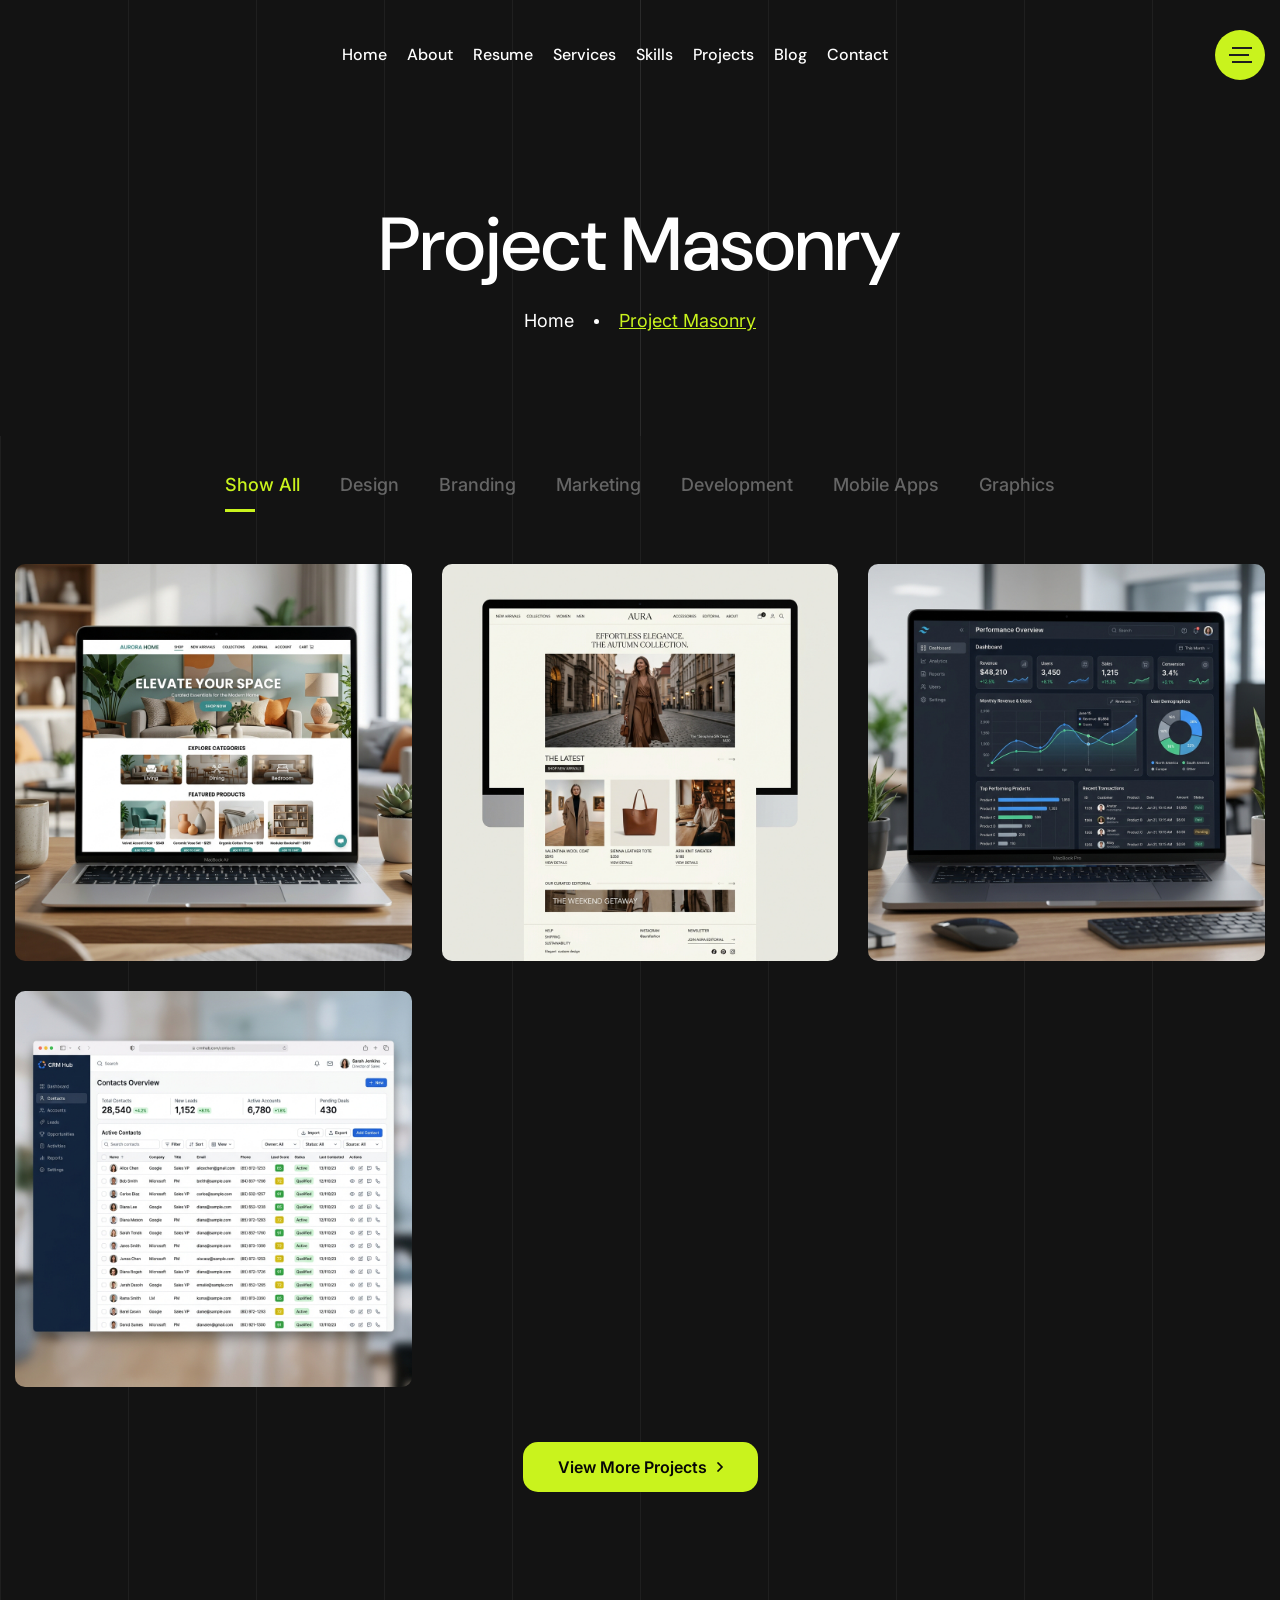
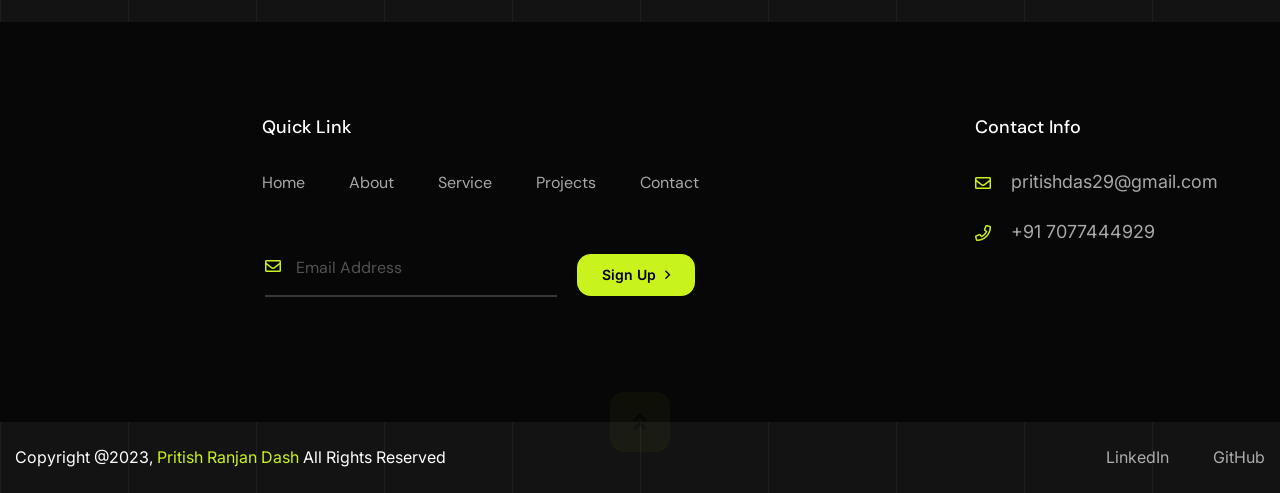
<file: projects-masonry.html>
<!DOCTYPE html>
<html lang="zxx">
<head>
    <!-- Required meta tags -->
    <meta charset="utf-8">
    <meta name="description" content="">
    <meta http-equiv="X-UA-Compatible" content="IE=edge">
    <meta name="viewport" content="width=device-width, initial-scale=1, shrink-to-fit=no">

    <!-- Title -->
    <title>Noxfolio - Personal Portfolio Resume HTML Template || Projects Masonry</title>
    <!-- Favicon Icon -->
    <link rel="shortcut icon" href="assets/images/favicon.png" type="image/x-icon">
    
    <!-- Flaticon -->
    <link rel="stylesheet" href="assets/css/flaticon.min.css">
    <!-- Font Awesome -->
    <link rel="stylesheet" href="assets/css/fontawesome-5.14.0.min.css">
    <!-- Bootstrap -->
    <link rel="stylesheet" href="assets/css/bootstrap.min.css">
    <!-- Nice Select -->
    <link rel="stylesheet" href="assets/css/nice-select.min.css">
    <!-- Animate -->
    <link rel="stylesheet" href="assets/css/animate.min.css">
    <!-- Slick -->
    <link rel="stylesheet" href="assets/css/slick.min.css">
    <!-- Main Style -->
    <link rel="stylesheet" href="assets/css/style.css">
    
</head>
<body class="home-one">
    <div class="page-wrapper">

        <!-- Preloader -->
        <div class="preloader"></div>

        <!-- main header -->
        <header class="main-header menu-absolute">
            <!--Header-Upper-->
            <div class="header-upper">
                <div class="container container-1620 clearfix">

                    <div class="header-inner rel d-flex align-items-center">
                        

                                                <div class="nav-outer clearfix mx-auto">
                            <!-- Main Menu -->
                            <nav class="main-menu navbar-expand-lg">
                                <div class="navbar-header">
                                   
                                   
                                    <!-- Toggle Button -->
                                    <button type="button" class="navbar-toggle me-4" data-bs-toggle="collapse" data-bs-target=".navbar-collapse">
                                        <span class="icon-bar"></span>
                                        <span class="icon-bar"></span>
                                        <span class="icon-bar"></span>
                                    </button>
                                </div>

                                <div class="navbar-collapse collapse clearfix">
                                    <ul class="navigation onepage clearfix">
                                        <li><a href="index.html#home">Home</a></li>
                                        <li><a href="index.html#about">About</a></li>
                                        <li><a href="index.html#resume">Resume</a></li>
                                        <li><a href="index.html#services">Services</a></li>
                                        <li><a href="index.html#skills">Skills</a></li>
                                        <li><a href="index.html#portfolio">Projects</a></li>
                                        <li><a href="index.html#blog">Blog</a></li>
                                        <li><a href="index.html#contact">Contact</a></li>
                                    </ul>
                                </div>

                            </nav>
                            <!-- Main Menu End-->
                        </div>
                        
                        <!-- Menu Button -->
                        <div class="menu-btns">
                            <!-- menu sidbar -->
                            <div class="menu-sidebar">
                                <button>
                                    <img src="assets/images/shape/sidebar-tottler.svg" alt="Toggler">
                                </button>
                            </div>
                        </div>
                    </div>
                </div>
            </div>
            <!--End Header Upper-->
        </header>
       
       
        <!--Form Back Drop-->
        <div class="form-back-drop"></div>
        
        <!-- Hidden Sidebar -->
        <section class="hidden-bar">
            <div class="inner-box text-center">
                <div class="cross-icon"><span class="fa fa-times"></span></div>
                <div class="title">
                    <h4>Get Appointment</h4>
                </div>

                <!--Appointment Form-->
                <div class="appointment-form">
                    <form method="post" action="contact.html">
                        <div class="form-group">
                            <input type="text" name="text" value="" placeholder="Name" required>
                        </div>
                        <div class="form-group">
                            <input type="email" name="email" value="" placeholder="Email Address" required>
                        </div>
                        <div class="form-group">
                            <textarea placeholder="Message" rows="5"></textarea>
                        </div>
                        <div class="form-group">
                            <button type="submit" class="theme-btn">Submit now</button>
                        </div>
                    </form>
                </div>

                <!--Social Icons-->
                <div class="social-style-one">
                    <a href="#"><i class="fab fa-twitter"></i></a>
                    <a href="#"><i class="fab fa-facebook-f"></i></a>
                    <a href="#"><i class="fab fa-instagram"></i></a>
                    <a href="#"><i class="fab fa-pinterest-p"></i></a>
                </div>
            </div>
        </section>
        <!--End Hidden Sidebar -->
       
        
        <!-- Page Banner Start -->
        <section class="page-banner-area pt-200 rpt-140 pb-100 rpb-60 rel z-1 text-center">
            <div class="container">
                <div class="banner-inner text-white">
                    <h1 class="page-title wow fadeInUp delay-0-2s">Project Masonry</h1>
                    <nav aria-label="breadcrumb">
                        <ol class="breadcrumb justify-content-center wow fadeInUp delay-0-4s">
                            <li class="breadcrumb-item"><a href="index.html">Home</a></li>
                            <li class="breadcrumb-item active">Project Masonry</li>
                        </ol>
                    </nav>
                </div>
            </div>
            <div class="bg-lines">
               <span></span><span></span>
               <span></span><span></span>
               <span></span><span></span>
               <span></span><span></span>
               <span></span><span></span>
            </div>
        </section>
        <!-- Page Banner End -->
        
        
        <!-- Projects Area start -->
        <section class="projects-masonry-area pt-40 pb-130 rpb-100 rel z-1">
            <div class="container">
               <ul class="project-filter filter-btns-one justify-content-center pb-35 wow fadeInUp delay-0-2s">
                    <li data-filter="*" class="current">Show All</li>
                    <li data-filter=".design">Design</li>
                    <li data-filter=".branding">Branding</li>
                    <li data-filter=".marketing">Marketing</li>
                    <li data-filter=".development">Development</li>
                    <li data-filter=".apps">Mobile Apps</li>
                    <li data-filter=".graphics">Graphics</li>
                </ul>
                <div class="row project-masonry-active">
                    <div class="col-xl-4 col-md-6 item development apps">
                        <div class="project-item style-three wow fadeInUp delay-0-2s">
                            <div class="project-image">
                                <img src="assets/images/projects/ecommerce_project.png" alt="Project" style="border-radius: 10px;">
                            </div>
                            <div class="project-content">
                                <a href="project-ecommerce.html" class="project-btn"><i class="far fa-arrow-right"></i></a>
                                <span class="sub-title">Laravel & Vue.js</span>
                                <h4><a href="project-ecommerce.html">Comprehensive E-Commerce Platform</a></h4>
                            </div>
                        </div>
                    </div>
                    <div class="col-xl-4 col-md-6 item design development">
                        <div class="project-item style-three wow fadeInUp delay-0-3s">
                            <div class="project-image">
                                <img src="assets/images/projects/shopify_project.png" alt="Project" style="border-radius: 10px;">
                            </div>
                            <div class="project-content">
                                <a href="project-shopify.html" class="project-btn"><i class="far fa-arrow-right"></i></a>
                                <span class="sub-title">Shopify Development</span>
                                <h4><a href="project-shopify.html">Custom Shopify Theme Development</a></h4>
                            </div>
                        </div>
                    </div>
                    <div class="col-xl-4 col-md-6 item design graphics">
                        <div class="project-item style-three wow fadeInUp delay-0-4s">
                            <div class="project-image">
                                <img src="assets/images/projects/dashboard_project.png" alt="Project" style="border-radius: 10px;">
                            </div>
                            <div class="project-content">
                                <a href="project-dashboard.html" class="project-btn"><i class="far fa-arrow-right"></i></a>
                                <span class="sub-title">Tailwind & Bootstrap 5</span>
                                <h4><a href="project-dashboard.html">Responsive Admin Dashboard UI</a></h4>
                            </div>
                        </div>
                    </div>
                    <div class="col-xl-4 col-md-6 item development branding">
                        <div class="project-item style-three wow fadeInUp delay-0-2s">
                            <div class="project-image">
                                <img src="assets/images/projects/crm_project.png" alt="Project" style="border-radius: 10px;">
                            </div>
                            <div class="project-content">
                                <a href="project-crm.html" class="project-btn"><i class="far fa-arrow-right"></i></a>
                                <span class="sub-title">PHP & MySQL</span>
                                <h4><a href="project-crm.html">Custom CRM System</a></h4>
                            </div>
                        </div>
                    </div>
                </div>
                <div class="project-btn mt-25 text-center wow fadeInUp delay-0-2s">
                    <a href="projects.html" class="theme-btn">View More Projects <i class="far fa-angle-right"></i></a>
                </div>
            </div>
            <div class="bg-lines">
               <span></span><span></span>
               <span></span><span></span>
               <span></span><span></span>
               <span></span><span></span>
               <span></span><span></span>
            </div>
        </section>
        <!-- Projects Area end -->
        
        
        <!-- footer area start -->
                <footer class="main-footer rel z-1">
            <div class="footer-top-wrap bgc-black pt-100 pb-75">
                <div class="container">
                    <div class="row">
                        <div class="col-lg-9 col-md-7">
                            <div class="footer-widget widget_nav_menu wow fadeInUp delay-0-4s">
                                <h6 class="footer-title">Quick Link</h6>
                                <ul>
                                    <li><a href="index.html">Home</a></li>
                                    <li><a href="index.html#about">About</a></li>
                                    <li><a href="index.html#services">Service</a></li>
                                    <li><a href="index.html#portfolio">Projects</a></li>
                                    <li><a href="index.html#contact">Contact</a></li>
                                </ul>
                            </div>
                            <div class="footer-widget widget_newsletter wow fadeInUp delay-0-4s">
                                <form action="#">
                                    <label for="email-address"><i class="far fa-envelope"></i></label>
                                    <input id="email-address" type="email" placeholder="Email Address" required>
                                    <button>Sign Up <i class="far fa-angle-right"></i></button>
                                </form>
                            </div>
                        </div>
                        <div class="col-lg-3 col-md-5">
                            <div class="footer-widget widget_contact_info wow fadeInUp delay-0-6s">
                                <h6 class="footer-title">Contact Info</h6>
                                <ul>
                                    <li><i class="far fa-envelope"></i> <a href="mailto:pritishdas29@gmail.com">pritishdas29@gmail.com</a></li>
                                    <li><i class="far fa-phone"></i> <a href="callto:+917077444929">+91 7077444929</a></li>
                                </ul>
                            </div>
                        </div>
                    </div>
                </div>
            </div>
            <div class="footer-bottom pt-20 pb-5 rpt-25">
                <div class="container">
                   <div class="row">
                       <div class="col-lg-6">
                            <div class="copyright-text">
                                <p>Copyright @2023, <a href="index.html">Pritish Ranjan Dash</a> All Rights Reserved</p>
                            </div>
                       </div>
                       <div class="col-lg-6 text-lg-end">
                           <ul class="footer-bottom-nav">
                               <li><a href="https://www.linkedin.com/in/pritish-ranjan-dash-91a2aa245/" target="_blank">LinkedIn</a></li>
                               <li><a href="#">GitHub</a></li>
                           </ul>
                       </div>
                   </div>
                   <!-- Scroll Top Button -->
                    <button class="scroll-top scroll-to-target" data-target="html"><span class="fas fa-angle-double-up"></span></button>
                </div>
                <div class="bg-lines">
                   <span></span><span></span>
                   <span></span><span></span>
                   <span></span><span></span>
                   <span></span><span></span>
                   <span></span><span></span>
                </div>
            </div>
        </footer>
        <!-- footer area end -->

    </div>
    <!--End pagewrapper-->
   
    
    <!-- Jquery -->
    <script src="assets/js/jquery-3.6.0.min.js"></script>
    <!-- Bootstrap -->
    <script src="assets/js/bootstrap.min.js"></script>
    <!-- Appear Js -->
    <script src="assets/js/appear.min.js"></script>
    <!-- Slick -->
    <script src="assets/js/slick.min.js"></script>
    <!-- Nice Select -->
    <script src="assets/js/jquery.nice-select.min.js"></script>
    <!-- Image Loader -->
    <script src="assets/js/imagesloaded.pkgd.min.js"></script>
    <!-- Isotope -->
    <script src="assets/js/isotope.pkgd.min.js"></script>
    <!--  WOW Animation -->
    <script src="assets/js/wow.min.js"></script>
    <!-- Custom script -->
    <script src="assets/js/script.js"></script>

</body>
</html>
</file>
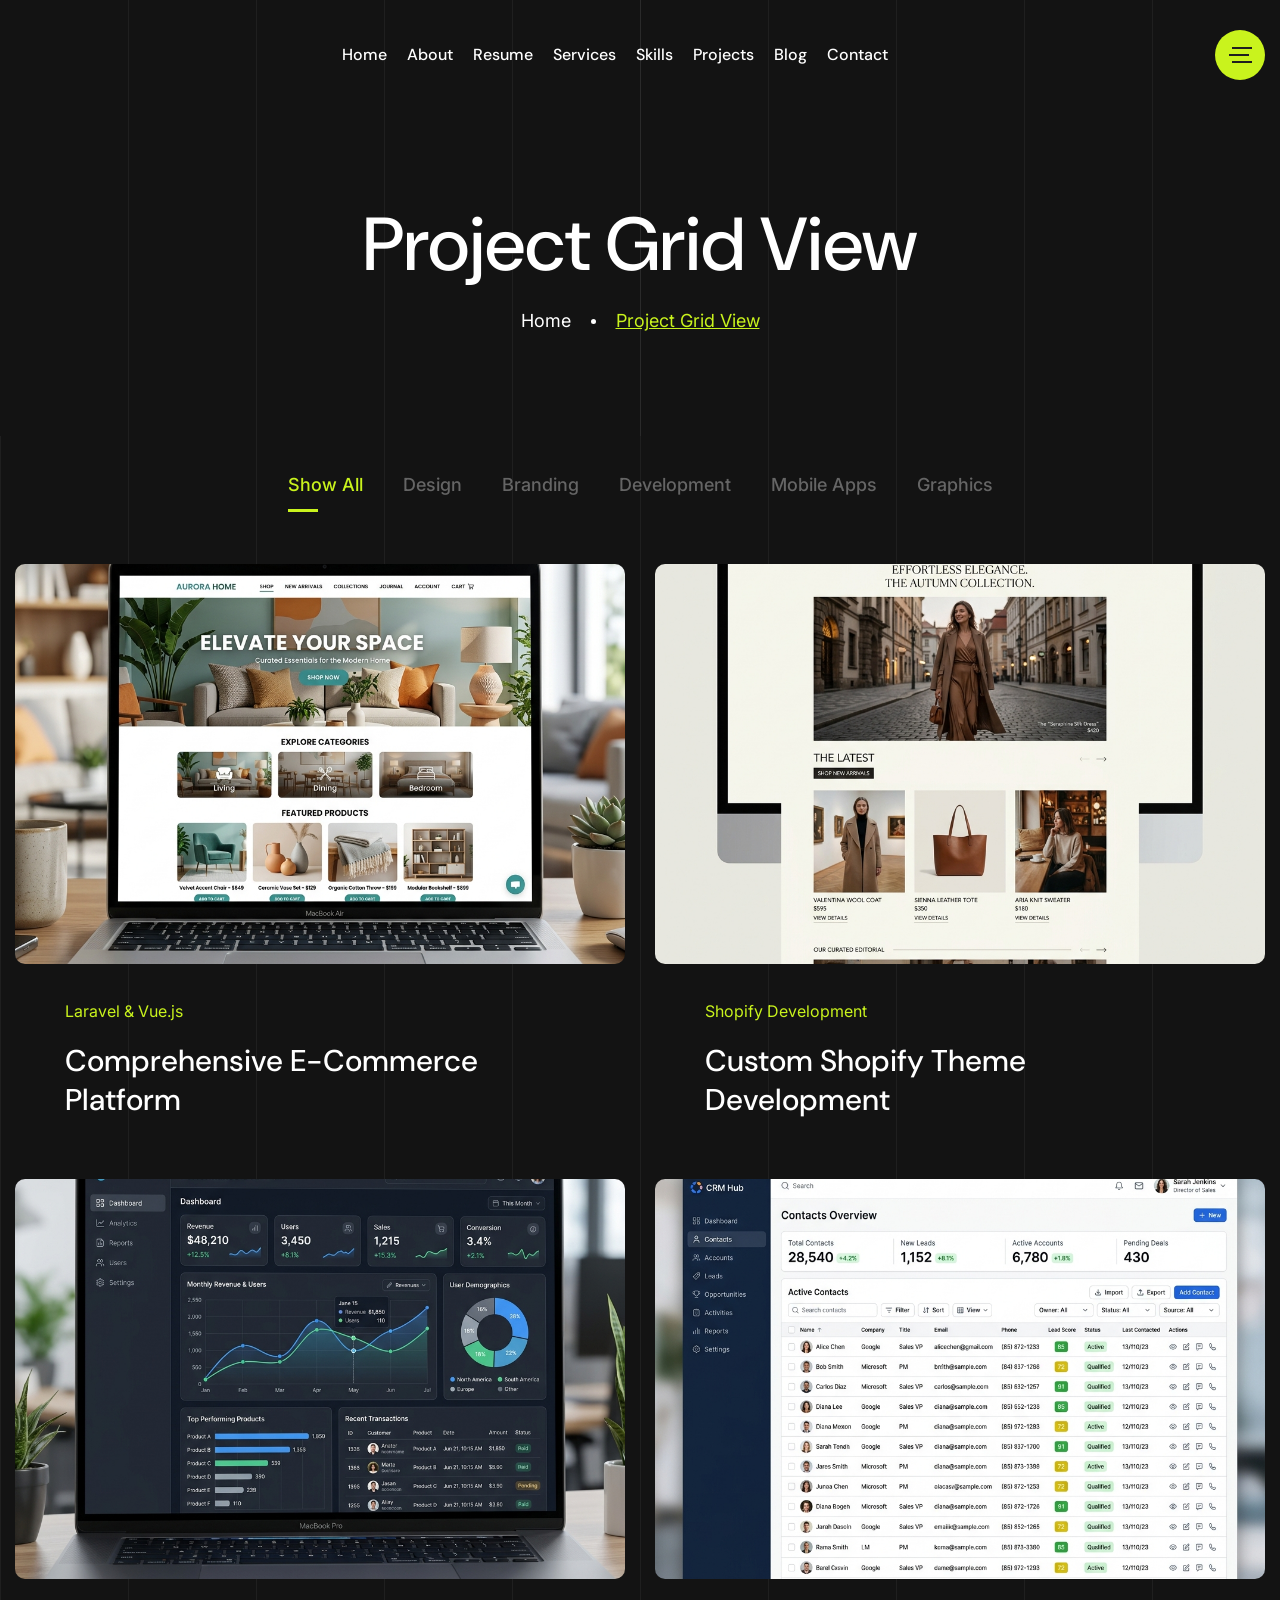
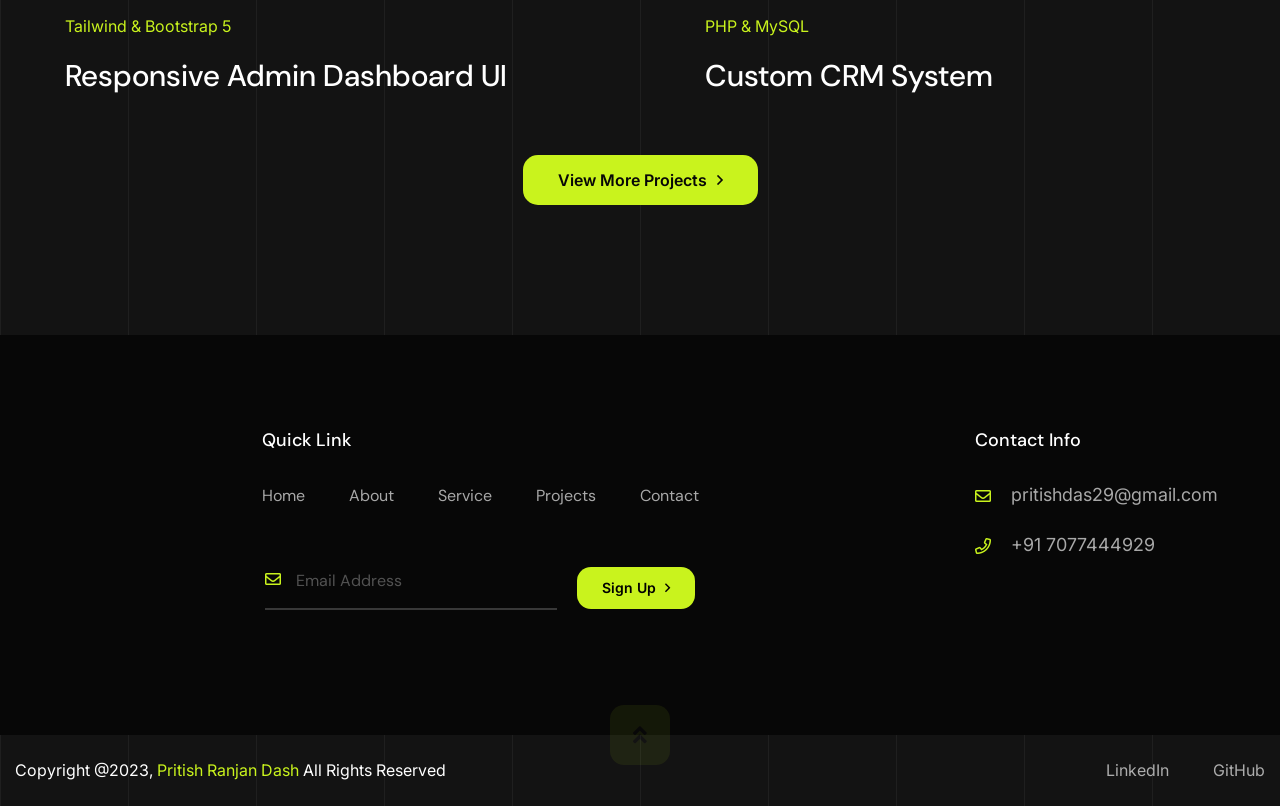
<file: projects.html>
<!DOCTYPE html>
<html lang="zxx">
<head>
    <!-- Required meta tags -->
    <meta charset="utf-8">
    <meta name="description" content="">
    <meta http-equiv="X-UA-Compatible" content="IE=edge">
    <meta name="viewport" content="width=device-width, initial-scale=1, shrink-to-fit=no">

    <!-- Title -->
    <title>Noxfolio - Personal Portfolio Resume HTML Template || Projects Grid</title>
    <!-- Favicon Icon -->
    <link rel="shortcut icon" href="assets/images/favicon.png" type="image/x-icon">
    
    <!-- Flaticon -->
    <link rel="stylesheet" href="assets/css/flaticon.min.css">
    <!-- Font Awesome -->
    <link rel="stylesheet" href="assets/css/fontawesome-5.14.0.min.css">
    <!-- Bootstrap -->
    <link rel="stylesheet" href="assets/css/bootstrap.min.css">
    <!-- Nice Select -->
    <link rel="stylesheet" href="assets/css/nice-select.min.css">
    <!-- Animate -->
    <link rel="stylesheet" href="assets/css/animate.min.css">
    <!-- Slick -->
    <link rel="stylesheet" href="assets/css/slick.min.css">
    <!-- Main Style -->
    <link rel="stylesheet" href="assets/css/style.css">
    
</head>
<body class="home-one">
    <div class="page-wrapper">

        <!-- Preloader -->
        <div class="preloader"></div>

        <!-- main header -->
        <header class="main-header menu-absolute">
            <!--Header-Upper-->
            <div class="header-upper">
                <div class="container container-1620 clearfix">

                    <div class="header-inner rel d-flex align-items-center">
                        

                                                <div class="nav-outer clearfix mx-auto">
                            <!-- Main Menu -->
                            <nav class="main-menu navbar-expand-lg">
                                <div class="navbar-header">
                                   
                                   
                                    <!-- Toggle Button -->
                                    <button type="button" class="navbar-toggle me-4" data-bs-toggle="collapse" data-bs-target=".navbar-collapse">
                                        <span class="icon-bar"></span>
                                        <span class="icon-bar"></span>
                                        <span class="icon-bar"></span>
                                    </button>
                                </div>

                                <div class="navbar-collapse collapse clearfix">
                                    <ul class="navigation onepage clearfix">
                                        <li><a href="index.html#home">Home</a></li>
                                        <li><a href="index.html#about">about</a></li>
                                        <li><a href="index.html#resume">Resume</a></li>
                                        <li><a href="index.html#services">services</a></li>
                                        <li><a href="index.html#skills">skills</a></li>
                                        <li><a href="index.html#portfolio">projects</a></li>
                                        <li><a href="index.html#blog">blog</a></li>
                                        <li><a href="index.html#contact">Contact</a></li>
                                    </ul>
                                </div>

                            </nav>
                            <!-- Main Menu End-->
                        </div>
                        
                        <!-- Menu Button -->
                        <div class="menu-btns">
                            <!-- menu sidbar -->
                            <div class="menu-sidebar">
                                <button>
                                    <img src="assets/images/shape/sidebar-tottler.svg" alt="Toggler">
                                </button>
                            </div>
                        </div>
                    </div>
                </div>
            </div>
            <!--End Header Upper-->
        </header>
       
       
        <!--Form Back Drop-->
        <div class="form-back-drop"></div>
        
        <!-- Hidden Sidebar -->
        <section class="hidden-bar">
            <div class="inner-box text-center">
                <div class="cross-icon"><span class="fa fa-times"></span></div>
                <div class="title">
                    <h4>Get Appointment</h4>
                </div>

                <!--Appointment Form-->
                <div class="appointment-form">
                    <form method="post" action="contact.html">
                        <div class="form-group">
                            <input type="text" name="text" value="" placeholder="Name" required>
                        </div>
                        <div class="form-group">
                            <input type="email" name="email" value="" placeholder="Email Address" required>
                        </div>
                        <div class="form-group">
                            <textarea placeholder="Message" rows="5"></textarea>
                        </div>
                        <div class="form-group">
                            <button type="submit" class="theme-btn">Submit now</button>
                        </div>
                    </form>
                </div>

                <!--Social Icons-->
                <div class="social-style-one">
                    <a href="#"><i class="fab fa-twitter"></i></a>
                    <a href="#"><i class="fab fa-facebook-f"></i></a>
                    <a href="#"><i class="fab fa-instagram"></i></a>
                    <a href="#"><i class="fab fa-pinterest-p"></i></a>
                </div>
            </div>
        </section>
        <!--End Hidden Sidebar -->
       
        
        <!-- Page Banner Start -->
        <section class="page-banner-area pt-200 rpt-140 pb-100 rpb-60 rel z-1 text-center">
            <div class="container">
                <div class="banner-inner text-white">
                    <h1 class="page-title wow fadeInUp delay-0-2s">Project Grid View</h1>
                    <nav aria-label="breadcrumb">
                        <ol class="breadcrumb justify-content-center wow fadeInUp delay-0-4s">
                            <li class="breadcrumb-item"><a href="index.html">Home</a></li>
                            <li class="breadcrumb-item active">Project Grid View</li>
                        </ol>
                    </nav>
                </div>
            </div>
            <div class="bg-lines">
               <span></span><span></span>
               <span></span><span></span>
               <span></span><span></span>
               <span></span><span></span>
               <span></span><span></span>
            </div>
        </section>
        <!-- Page Banner End -->
        
        
        <!-- Projects Area start -->
        <section class="projects-area pt-40 pb-130 rpb-100 rel z-1">
            <div class="container">
               <ul class="project-filter filter-btns-one justify-content-center pb-35 wow fadeInUp delay-0-2s">
                    <li data-filter="*" class="current">Show All</li>
                    <li data-filter=".design">Design</li>
                    <li data-filter=".branding">Branding</li>
                    
                    <li data-filter=".development">Development</li>
                    <li data-filter=".apps">Mobile Apps</li>
                    <li data-filter=".graphics">Graphics</li>
                </ul>
                <div class="row project-masonry-active">
                    <div class="col-lg-6 item development apps">
                        <div class="project-item style-two wow fadeInUp delay-0-2s">
                            <div class="project-image">
                                <img src="assets/images/projects/ecommerce_project.png" alt="Project" style="border-radius: 10px; height: 400px; object-fit: cover;">
                                <a href="project-ecommerce.html" class="details-btn"><i class="far fa-arrow-right"></i></a>
                            </div>
                            <div class="project-content">
                                <span class="sub-title">Laravel & Vue.js</span>
                                <h3><a href="project-ecommerce.html">Comprehensive E-Commerce Platform</a></h3>
                            </div>
                        </div>
                    </div>
                    <div class="col-lg-6 item design development">
                        <div class="project-item style-two wow fadeInUp delay-0-4s">
                            <div class="project-image">
                                <img src="assets/images/projects/shopify_project.png" alt="Project" style="border-radius: 10px; height: 400px; object-fit: cover;">
                                <a href="project-shopify.html" class="details-btn"><i class="far fa-arrow-right"></i></a>
                            </div>
                            <div class="project-content">
                                <span class="sub-title">Shopify Development</span>
                                <h3><a href="project-shopify.html">Custom Shopify Theme Development</a></h3>
                            </div>
                        </div>
                    </div>
                    <div class="col-lg-6 item design graphics">
                        <div class="project-item style-two wow fadeInUp delay-0-2s">
                            <div class="project-image">
                                <img src="assets/images/projects/dashboard_project.png" alt="Project" style="border-radius: 10px; height: 400px; object-fit: cover;">
                                <a href="project-dashboard.html" class="details-btn"><i class="far fa-arrow-right"></i></a>
                            </div>
                            <div class="project-content">
                                <span class="sub-title">Tailwind & Bootstrap 5</span>
                                <h3><a href="project-dashboard.html">Responsive Admin Dashboard UI</a></h3>
                            </div>
                        </div>
                    </div>
                    <div class="col-lg-6 item development branding">
                        <div class="project-item style-two wow fadeInUp delay-0-4s">
                            <div class="project-image">
                                <img src="assets/images/projects/crm_project.png" alt="Project" style="border-radius: 10px; height: 400px; object-fit: cover;">
                                <a href="project-crm.html" class="details-btn"><i class="far fa-arrow-right"></i></a>
                            </div>
                            <div class="project-content">
                                <span class="sub-title">PHP & MySQL</span>
                                <h3><a href="project-crm.html">Custom CRM System</a></h3>
                            </div>
                        </div>
                    </div>
                </div>
                <div class="project-btn text-center wow fadeInUp delay-0-2s">
                    <a href="projects.html" class="theme-btn">View More Projects <i class="far fa-angle-right"></i></a>
                </div>
            </div>
            <div class="bg-lines">
               <span></span><span></span>
               <span></span><span></span>
               <span></span><span></span>
               <span></span><span></span>
               <span></span><span></span>
            </div>
        </section>
        <!-- Projects Area end -->
        
        
        <!-- footer area start -->
                <footer class="main-footer rel z-1">
            <div class="footer-top-wrap bgc-black pt-100 pb-75">
                <div class="container">
                    <div class="row">
                        <div class="col-lg-9 col-md-7">
                            <div class="footer-widget widget_nav_menu wow fadeInUp delay-0-4s">
                                <h6 class="footer-title">Quick Link</h6>
                                <ul>
                                    <li><a href="index.html">Home</a></li>
                                    <li><a href="index.html#about">About</a></li>
                                    <li><a href="index.html#services">Service</a></li>
                                    <li><a href="index.html#portfolio">Projects</a></li>
                                    <li><a href="index.html#contact">Contact</a></li>
                                </ul>
                            </div>
                            <div class="footer-widget widget_newsletter wow fadeInUp delay-0-4s">
                                <form action="#">
                                    <label for="email-address"><i class="far fa-envelope"></i></label>
                                    <input id="email-address" type="email" placeholder="Email Address" required>
                                    <button>Sign Up <i class="far fa-angle-right"></i></button>
                                </form>
                            </div>
                        </div>
                        <div class="col-lg-3 col-md-5">
                            <div class="footer-widget widget_contact_info wow fadeInUp delay-0-6s">
                                <h6 class="footer-title">Contact Info</h6>
                                <ul>
                                    <li><i class="far fa-envelope"></i> <a href="mailto:pritishdas29@gmail.com">pritishdas29@gmail.com</a></li>
                                    <li><i class="far fa-phone"></i> <a href="callto:+917077444929">+91 7077444929</a></li>
                                </ul>
                            </div>
                        </div>
                    </div>
                </div>
            </div>
            <div class="footer-bottom pt-20 pb-5 rpt-25">
                <div class="container">
                   <div class="row">
                       <div class="col-lg-6">
                            <div class="copyright-text">
                                <p>Copyright @2023, <a href="index.html">Pritish Ranjan Dash</a> All Rights Reserved</p>
                            </div>
                       </div>
                       <div class="col-lg-6 text-lg-end">
                           <ul class="footer-bottom-nav">
                               <li><a href="https://www.linkedin.com/in/pritish-ranjan-dash-91a2aa245/" target="_blank">LinkedIn</a></li>
                               <li><a href="#">GitHub</a></li>
                           </ul>
                       </div>
                   </div>
                   <!-- Scroll Top Button -->
                    <button class="scroll-top scroll-to-target" data-target="html"><span class="fas fa-angle-double-up"></span></button>
                </div>
                <div class="bg-lines">
                   <span></span><span></span>
                   <span></span><span></span>
                   <span></span><span></span>
                   <span></span><span></span>
                   <span></span><span></span>
                </div>
            </div>
        </footer>
        <!-- footer area end -->

    </div>
    <!--End pagewrapper-->
   
    
    <!-- Jquery -->
    <script src="assets/js/jquery-3.6.0.min.js"></script>
    <!-- Bootstrap -->
    <script src="assets/js/bootstrap.min.js"></script>
    <!-- Appear Js -->
    <script src="assets/js/appear.min.js"></script>
    <!-- Slick -->
    <script src="assets/js/slick.min.js"></script>
    <!-- Nice Select -->
    <script src="assets/js/jquery.nice-select.min.js"></script>
    <!-- Image Loader -->
    <script src="assets/js/imagesloaded.pkgd.min.js"></script>
    <!-- Isotope -->
    <script src="assets/js/isotope.pkgd.min.js"></script>
    <!--  WOW Animation -->
    <script src="assets/js/wow.min.js"></script>
    <!-- Custom script -->
    <script src="assets/js/script.js"></script>

</body>
</html>
</file>
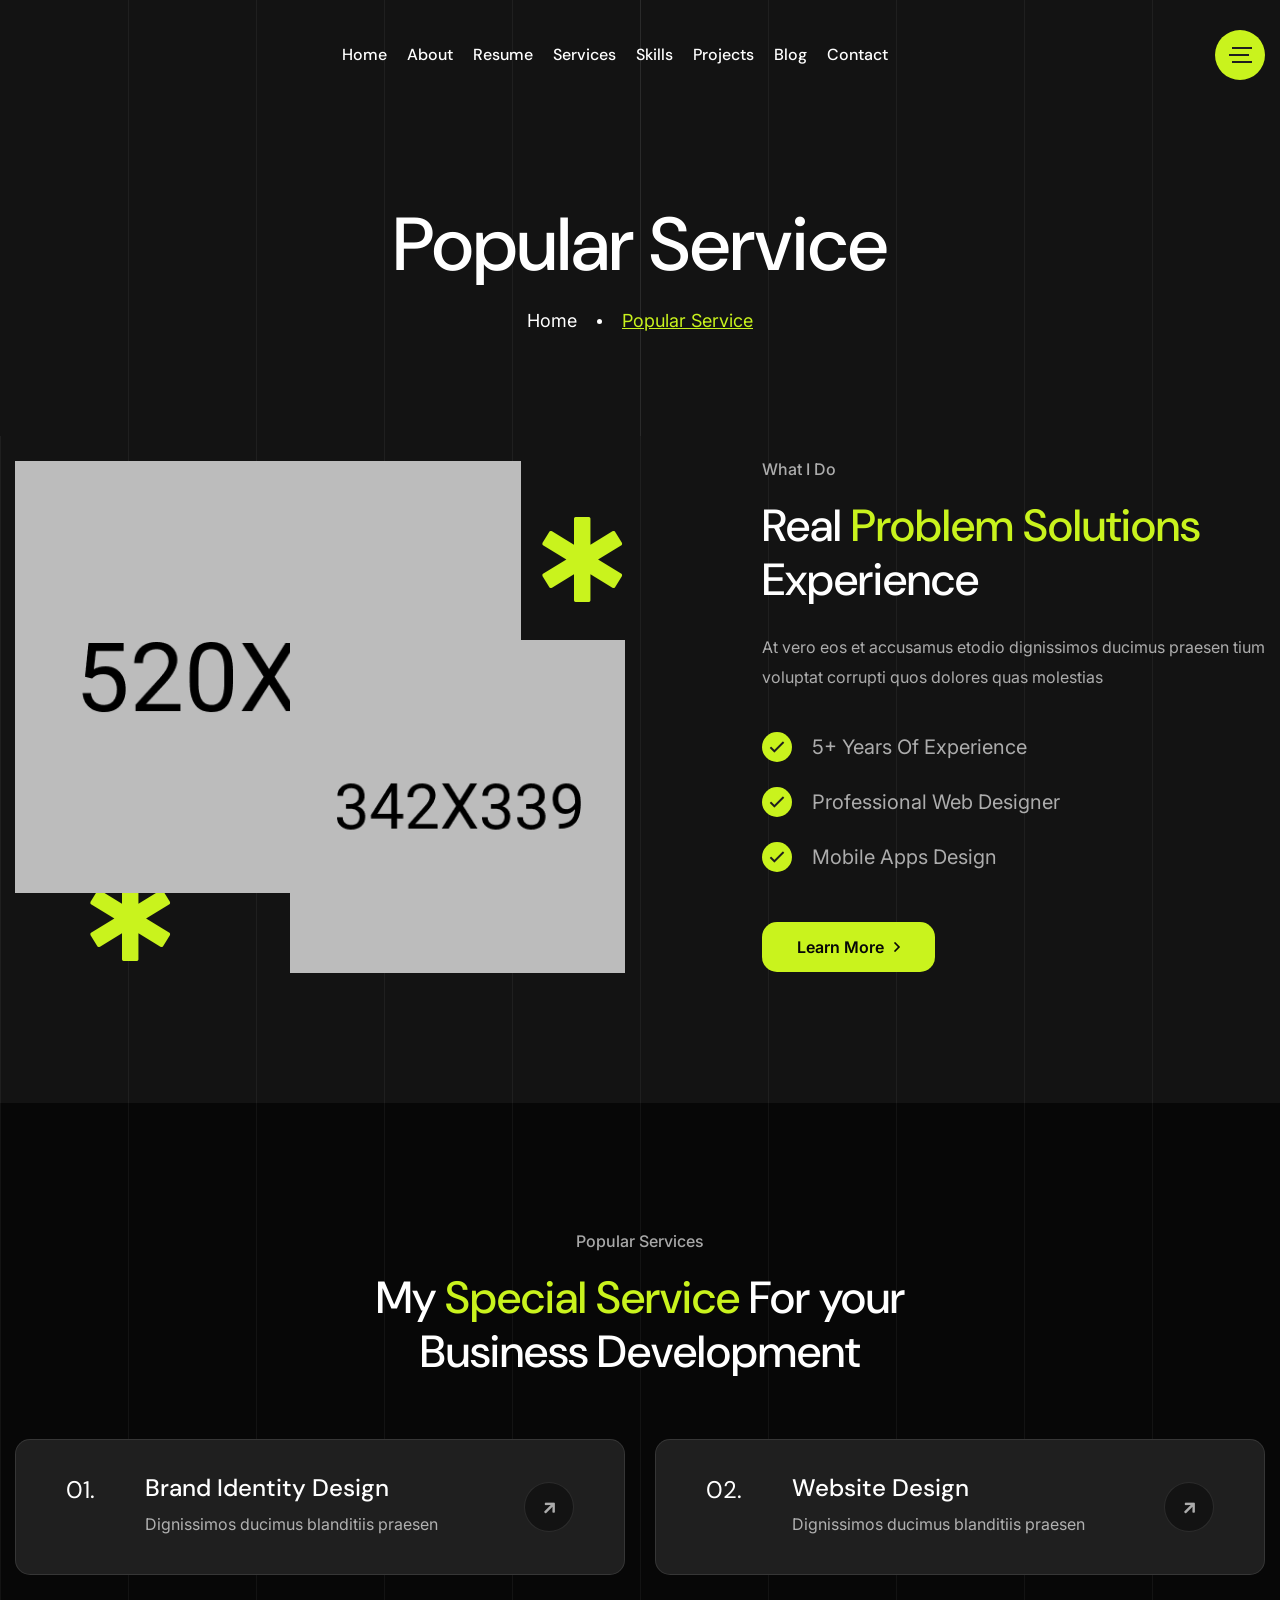
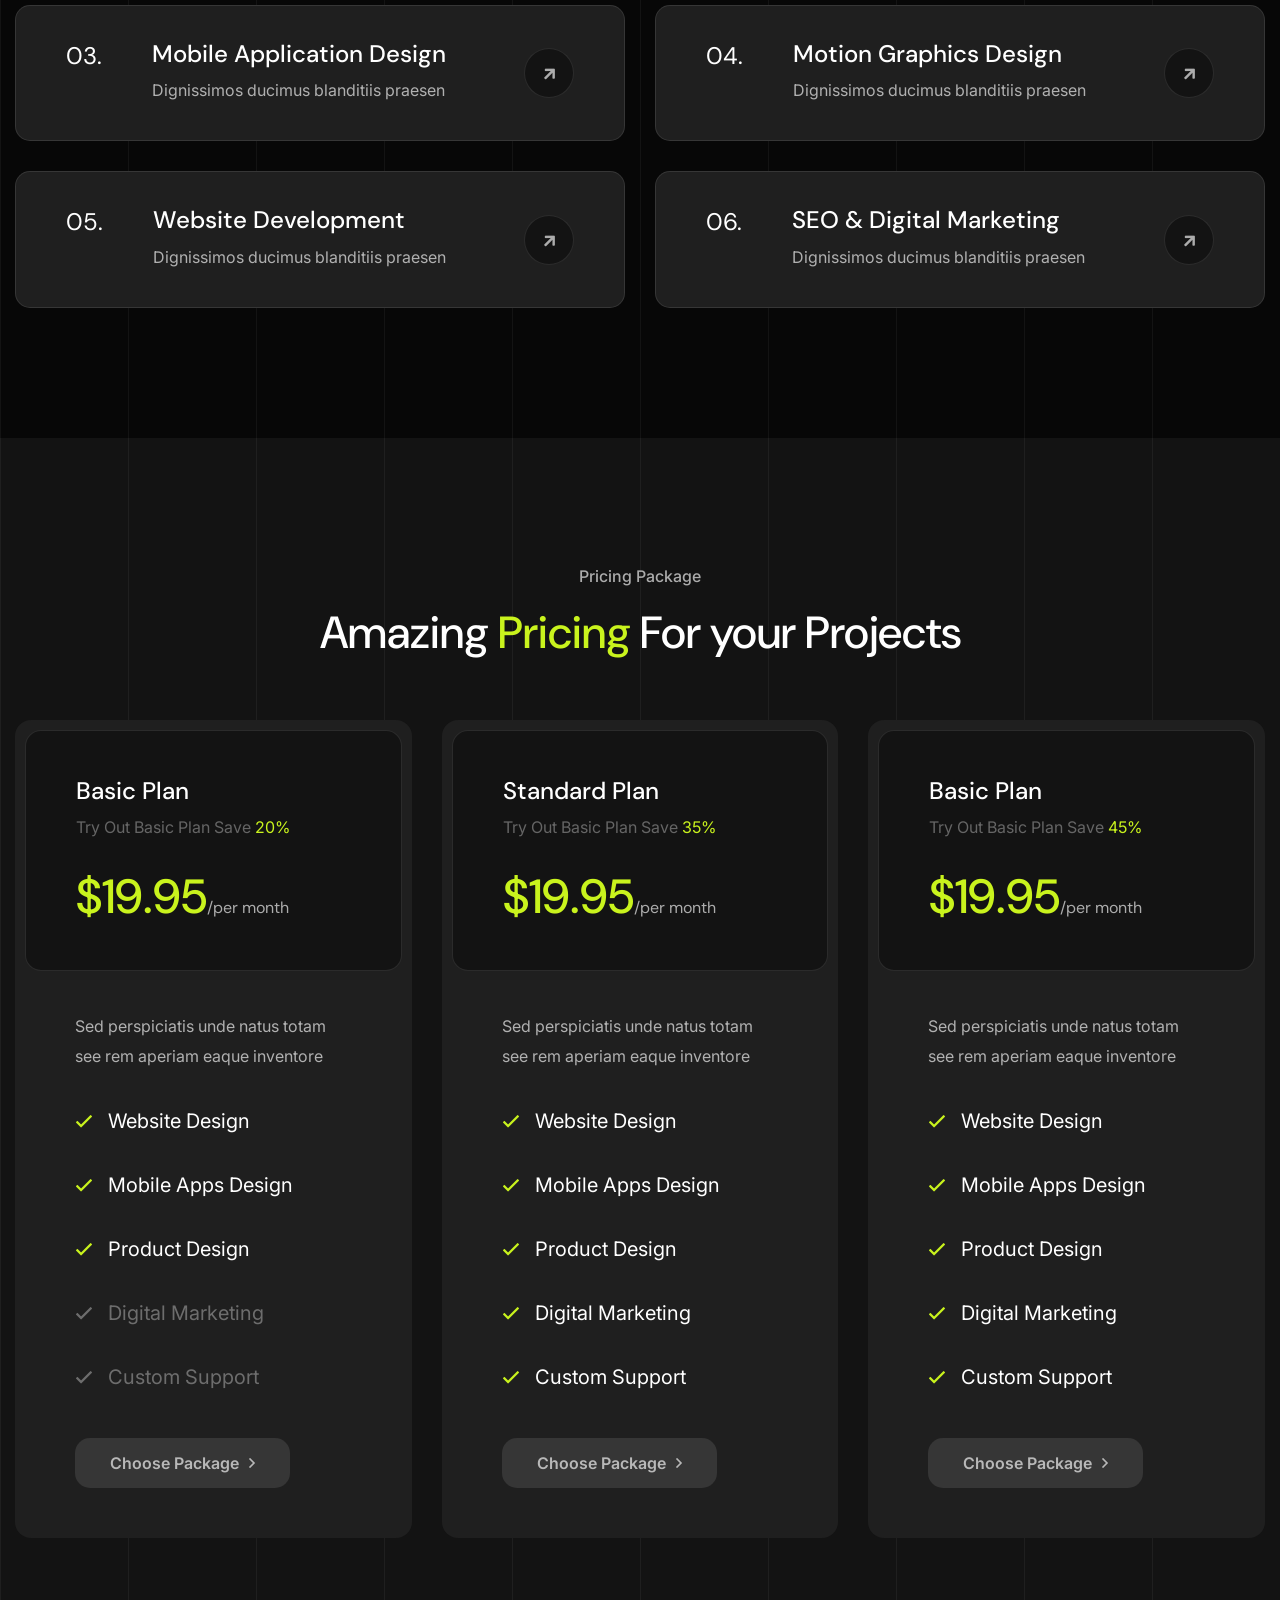
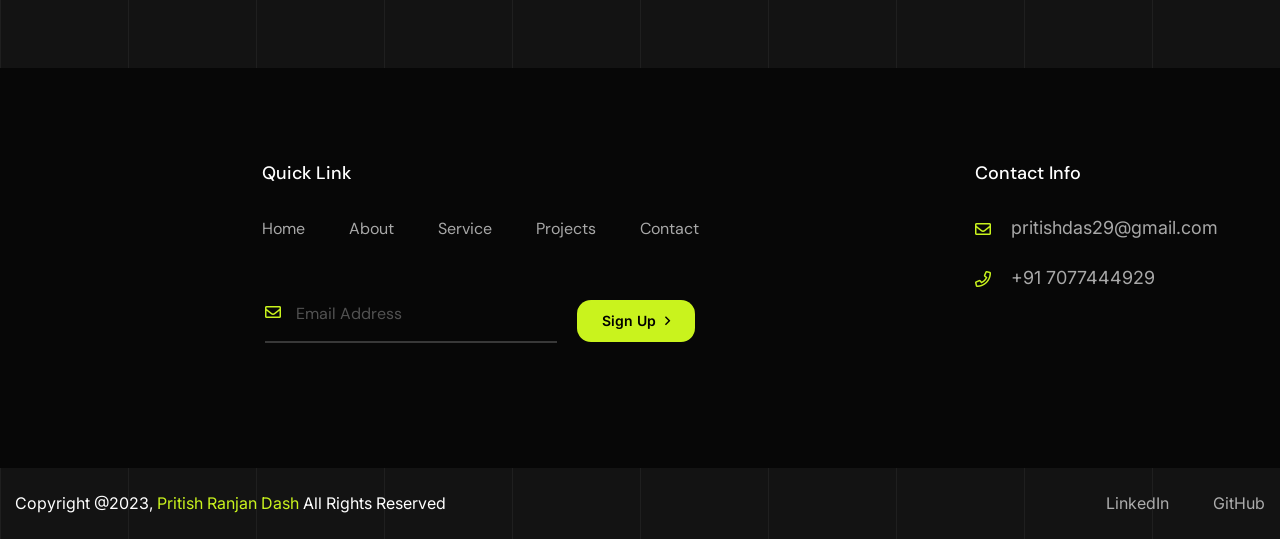
<file: services.html>
<!DOCTYPE html>
<html lang="zxx">
<head>
    <!-- Required meta tags -->
    <meta charset="utf-8">
    <meta name="description" content="">
    <meta http-equiv="X-UA-Compatible" content="IE=edge">
    <meta name="viewport" content="width=device-width, initial-scale=1, shrink-to-fit=no">

    <!-- Title -->
    <title>Noxfolio - Personal Portfolio Resume HTML Template || Services</title>
    <!-- Favicon Icon -->
    <link rel="shortcut icon" href="assets/images/favicon.png" type="image/x-icon">
    
    <!-- Flaticon -->
    <link rel="stylesheet" href="assets/css/flaticon.min.css">
    <!-- Font Awesome -->
    <link rel="stylesheet" href="assets/css/fontawesome-5.14.0.min.css">
    <!-- Bootstrap -->
    <link rel="stylesheet" href="assets/css/bootstrap.min.css">
    <!-- Nice Select -->
    <link rel="stylesheet" href="assets/css/nice-select.min.css">
    <!-- Animate -->
    <link rel="stylesheet" href="assets/css/animate.min.css">
    <!-- Slick -->
    <link rel="stylesheet" href="assets/css/slick.min.css">
    <!-- Main Style -->
    <link rel="stylesheet" href="assets/css/style.css">
    
</head>
<body class="home-one">
    <div class="page-wrapper">

        <!-- Preloader -->
        <div class="preloader"></div>

        <!-- main header -->
        <header class="main-header menu-absolute">
            <!--Header-Upper-->
            <div class="header-upper">
                <div class="container container-1620 clearfix">

                    <div class="header-inner rel d-flex align-items-center">
                        

                                                <div class="nav-outer clearfix mx-auto">
                            <!-- Main Menu -->
                            <nav class="main-menu navbar-expand-lg">
                                <div class="navbar-header">
                                   
                                   
                                    <!-- Toggle Button -->
                                    <button type="button" class="navbar-toggle me-4" data-bs-toggle="collapse" data-bs-target=".navbar-collapse">
                                        <span class="icon-bar"></span>
                                        <span class="icon-bar"></span>
                                        <span class="icon-bar"></span>
                                    </button>
                                </div>

                                <div class="navbar-collapse collapse clearfix">
                                    <ul class="navigation onepage clearfix">
                                        <li><a href="index.html#home">Home</a></li>
                                        <li><a href="index.html#about">about</a></li>
                                        <li><a href="index.html#resume">Resume</a></li>
                                        <li><a href="index.html#services">services</a></li>
                                        <li><a href="index.html#skills">skills</a></li>
                                        <li><a href="index.html#portfolio">projects</a></li>
                                        <li><a href="index.html#blog">blog</a></li>
                                        <li><a href="index.html#contact">Contact</a></li>
                                    </ul>
                                </div>

                            </nav>
                            <!-- Main Menu End-->
                        </div>
                        
                        <!-- Menu Button -->
                        <div class="menu-btns">
                            <!-- menu sidbar -->
                            <div class="menu-sidebar">
                                <button>
                                    <img src="assets/images/shape/sidebar-tottler.svg" alt="Toggler">
                                </button>
                            </div>
                        </div>
                    </div>
                </div>
            </div>
            <!--End Header Upper-->
        </header>
       
       
        <!--Form Back Drop-->
        <div class="form-back-drop"></div>
        
        <!-- Hidden Sidebar -->
        <section class="hidden-bar">
            <div class="inner-box text-center">
                <div class="cross-icon"><span class="fa fa-times"></span></div>
                <div class="title">
                    <h4>Get Appointment</h4>
                </div>

                <!--Appointment Form-->
                <div class="appointment-form">
                    <form method="post" action="contact.html">
                        <div class="form-group">
                            <input type="text" name="text" value="" placeholder="Name" required>
                        </div>
                        <div class="form-group">
                            <input type="email" name="email" value="" placeholder="Email Address" required>
                        </div>
                        <div class="form-group">
                            <textarea placeholder="Message" rows="5"></textarea>
                        </div>
                        <div class="form-group">
                            <button type="submit" class="theme-btn">Submit now</button>
                        </div>
                    </form>
                </div>

                <!--Social Icons-->
                <div class="social-style-one">
                    <a href="#"><i class="fab fa-twitter"></i></a>
                    <a href="#"><i class="fab fa-facebook-f"></i></a>
                    <a href="#"><i class="fab fa-instagram"></i></a>
                    <a href="#"><i class="fab fa-pinterest-p"></i></a>
                </div>
            </div>
        </section>
        <!--End Hidden Sidebar -->
       
        
        <!-- Page Banner Start -->
        <section class="page-banner-area pt-200 rpt-140 pb-100 rpb-60 rel z-1 text-center">
            <div class="container">
                <div class="banner-inner text-white">
                    <h1 class="page-title wow fadeInUp delay-0-2s">Popular Service</h1>
                    <nav aria-label="breadcrumb">
                        <ol class="breadcrumb justify-content-center wow fadeInUp delay-0-4s">
                            <li class="breadcrumb-item"><a href="index.html">Home</a></li>
                            <li class="breadcrumb-item active">Popular Service</li>
                        </ol>
                    </nav>
                </div>
            </div>
            <div class="bg-lines">
               <span></span><span></span>
               <span></span><span></span>
               <span></span><span></span>
               <span></span><span></span>
               <span></span><span></span>
            </div>
        </section>
        <!-- Page Banner End -->
        
        
        <!-- What I Do Area start -->
        <section class="what-i-do-area pt-25 rpt-0 pb-130 rpb-100 rel z-1">
            <div class="container">
                <div class="row align-items-center justify-content-between">
                    <div class="col-lg-6">
                        <div class="what-i-do-images rmb-55 wow fadeInUp delay-0-2s">
                            <div class="first-image">
                                <img src="assets/images/about/what-i-do1.jpg" alt="What I do">
                            </div>
                            <div class="last-image">
                                <img src="assets/images/about/what-i-do2.jpg" alt="What I do">
                            </div>
                            <div class="icon first"><i class="flaticon-asterisk-1"></i></div>
                            <div class="icon last"><i class="flaticon-asterisk-1"></i></div>
                        </div>
                    </div>
                    <div class="col-xl-5 col-lg-6">
                        <div class="what-i-do-content wow fadeInUp delay-0-4s">
                            <div class="section-title mb-40">
                                <span class="sub-title mb-15">What I Do</span>
                                <h2>Real <span>Problem Solutions</span> Experience</h2>
                                <p>At vero eos et accusamus etodio dignissimos ducimus praesen tium voluptat corrupti quos dolores quas molestias </p>
                            </div>
                            <ul class="list-style-two pb-50">
                                <li>5+ Years Of Experience</li>
                                <li>Professional Web Designer</li>
                                <li>Mobile Apps Design</li>
                            </ul>
                            <a href="about.html" class="theme-btn">Learn More <i class="far fa-angle-right"></i></a>
                        </div>
                    </div>
                </div>
            </div>
            <div class="bg-lines">
               <span></span><span></span>
               <span></span><span></span>
               <span></span><span></span>
               <span></span><span></span>
               <span></span><span></span>
            </div>
        </section>
        <!-- What I Do Area end -->
        
        
        <!-- Services Area start -->
        <section class="services-area bgc-black pt-130 rpt-100 pb-100 rpb-70 rel z-1">
            <div class="container">
                <div class="row justify-content-center">
                    <div class="col-xl-6 col-lg-8">
                        <div class="section-title text-center mb-60 wow fadeInUp delay-0-2s">
                            <span class="sub-title mb-15">Popular Services</span>
                            <h2>My <span>Special Service</span> For your Business Development</h2>
                        </div>
                    </div>
                </div>
                <div class="row">
                    <div class="col-lg-6">
                        <div class="service-item wow fadeInUp delay-0-2s">
                            <div class="number">01.</div>
                            <div class="content">
                                <h4>Brand Identity Design</h4>
                                <p>Dignissimos ducimus blanditiis praesen</p>
                            </div>
                            <a href="service-details.html" class="details-btn"><i class="fas fa-arrow-right"></i></a>
                        </div>
                    </div>
                    <div class="col-lg-6">
                        <div class="service-item wow fadeInUp delay-0-4s">
                            <div class="number">02.</div>
                            <div class="content">
                                <h4>Website Design</h4>
                                <p>Dignissimos ducimus blanditiis praesen</p>
                            </div>
                            <a href="service-details.html" class="details-btn"><i class="fas fa-arrow-right"></i></a>
                        </div>
                    </div>
                    <div class="col-lg-6">
                        <div class="service-item wow fadeInUp delay-0-2s">
                            <div class="number">03.</div>
                            <div class="content">
                                <h4>Mobile Application Design</h4>
                                <p>Dignissimos ducimus blanditiis praesen</p>
                            </div>
                            <a href="service-details.html" class="details-btn"><i class="fas fa-arrow-right"></i></a>
                        </div>
                    </div>
                    <div class="col-lg-6">
                        <div class="service-item wow fadeInUp delay-0-4s">
                            <div class="number">04.</div>
                            <div class="content">
                                <h4>Motion Graphics Design</h4>
                                <p>Dignissimos ducimus blanditiis praesen</p>
                            </div>
                            <a href="service-details.html" class="details-btn"><i class="fas fa-arrow-right"></i></a>
                        </div>
                    </div>
                    <div class="col-lg-6">
                        <div class="service-item wow fadeInUp delay-0-2s">
                            <div class="number">05.</div>
                            <div class="content">
                                <h4>Website Development</h4>
                                <p>Dignissimos ducimus blanditiis praesen</p>
                            </div>
                            <a href="service-details.html" class="details-btn"><i class="fas fa-arrow-right"></i></a>
                        </div>
                    </div>
                    <div class="col-lg-6">
                        <div class="service-item wow fadeInUp delay-0-4s">
                            <div class="number">06.</div>
                            <div class="content">
                                <h4>SEO & Digital Marketing</h4>
                                <p>Dignissimos ducimus blanditiis praesen</p>
                            </div>
                            <a href="service-details.html" class="details-btn"><i class="fas fa-arrow-right"></i></a>
                        </div>
                    </div>
                </div>
            </div>
            <div class="bg-lines">
               <span></span><span></span>
               <span></span><span></span>
               <span></span><span></span>
               <span></span><span></span>
               <span></span><span></span>
            </div>
        </section>
        <!-- Services Area end -->
        
        
        <!-- Pricing Area start -->
        <section id="pricing" class="pricing-area pt-130 rpt-100 pb-100 rpb-70 rel z-1">
            <div class="container">
                <div class="row justify-content-center">
                    <div class="col-xl-12">
                        <div class="section-title text-center mb-60 wow fadeInUp delay-0-2s">
                            <span class="sub-title mb-15">Pricing Package</span>
                            <h2>Amazing <span>Pricing</span> For your Projects</h2>
                        </div>
                    </div>
                </div>
                <div class="row justify-content-center">
                    <div class="col-lg-4 col-md-6">
                        <div class="pricing-item wow fadeInUp delay-0-2s">
                            <div class="pricing-header">
                                <h4 class="title">Basic Plan</h4>
                                <p class="save-percent">Try Out Basic Plan Save <span>20%</span></p>
                                <span class="price">19.95</span>
                            </div>
                            <div class="pricing-details">
                                <p>Sed perspiciatis unde natus totam see rem aperiam eaque inventore</p>
                                <ul>
                                    <li>Website Design</li>
                                    <li>Mobile Apps Design</li>
                                    <li>Product Design</li>
                                    <li class="unable">Digital Marketing</li>
                                    <li class="unable">Custom Support</li>
                                </ul>
                                <a href="contact.html" class="theme-btn">Choose Package <i class="far fa-angle-right"></i></a>
                            </div>
                        </div>
                    </div>
                    <div class="col-lg-4 col-md-6">
                        <div class="pricing-item wow fadeInUp delay-0-4s">
                            <div class="pricing-header">
                                <h4 class="title">Standard Plan</h4>
                                <p class="save-percent">Try Out Basic Plan Save <span>35%</span></p>
                                <span class="price">19.95</span>
                            </div>
                            <div class="pricing-details">
                                <p>Sed perspiciatis unde natus totam see rem aperiam eaque inventore</p>
                                <ul>
                                    <li>Website Design</li>
                                    <li>Mobile Apps Design</li>
                                    <li>Product Design</li>
                                    <li>Digital Marketing</li>
                                    <li>Custom Support</li>
                                </ul>
                                <a href="contact.html" class="theme-btn">Choose Package <i class="far fa-angle-right"></i></a>
                            </div>
                        </div>
                    </div>
                    <div class="col-lg-4 col-md-6">
                        <div class="pricing-item wow fadeInUp delay-0-6s">
                            <div class="pricing-header">
                                <h4 class="title">Basic Plan</h4>
                                <p class="save-percent">Try Out Basic Plan Save <span>45%</span></p>
                                <span class="price">19.95</span>
                            </div>
                            <div class="pricing-details">
                                <p>Sed perspiciatis unde natus totam see rem aperiam eaque inventore</p>
                                <ul>
                                    <li>Website Design</li>
                                    <li>Mobile Apps Design</li>
                                    <li>Product Design</li>
                                    <li>Digital Marketing</li>
                                    <li>Custom Support</li>
                                </ul>
                                <a href="contact.html" class="theme-btn">Choose Package <i class="far fa-angle-right"></i></a>
                            </div>
                        </div>
                    </div>
                </div>
            </div>
            <div class="bg-lines">
               <span></span><span></span>
               <span></span><span></span>
               <span></span><span></span>
               <span></span><span></span>
               <span></span><span></span>
            </div>
        </section>
        <!-- Pricing Area end -->
        
        
        <!-- footer area start -->
                <footer class="main-footer rel z-1">
            <div class="footer-top-wrap bgc-black pt-100 pb-75">
                <div class="container">
                    <div class="row">
                        <div class="col-lg-9 col-md-7">
                            <div class="footer-widget widget_nav_menu wow fadeInUp delay-0-4s">
                                <h6 class="footer-title">Quick Link</h6>
                                <ul>
                                    <li><a href="index.html">Home</a></li>
                                    <li><a href="index.html#about">About</a></li>
                                    <li><a href="index.html#services">Service</a></li>
                                    <li><a href="index.html#portfolio">Projects</a></li>
                                    <li><a href="index.html#contact">Contact</a></li>
                                </ul>
                            </div>
                            <div class="footer-widget widget_newsletter wow fadeInUp delay-0-4s">
                                <form action="#">
                                    <label for="email-address"><i class="far fa-envelope"></i></label>
                                    <input id="email-address" type="email" placeholder="Email Address" required>
                                    <button>Sign Up <i class="far fa-angle-right"></i></button>
                                </form>
                            </div>
                        </div>
                        <div class="col-lg-3 col-md-5">
                            <div class="footer-widget widget_contact_info wow fadeInUp delay-0-6s">
                                <h6 class="footer-title">Contact Info</h6>
                                <ul>
                                    <li><i class="far fa-envelope"></i> <a href="mailto:pritishdas29@gmail.com">pritishdas29@gmail.com</a></li>
                                    <li><i class="far fa-phone"></i> <a href="callto:+917077444929">+91 7077444929</a></li>
                                </ul>
                            </div>
                        </div>
                    </div>
                </div>
            </div>
            <div class="footer-bottom pt-20 pb-5 rpt-25">
                <div class="container">
                   <div class="row">
                       <div class="col-lg-6">
                            <div class="copyright-text">
                                <p>Copyright @2023, <a href="index.html">Pritish Ranjan Dash</a> All Rights Reserved</p>
                            </div>
                       </div>
                       <div class="col-lg-6 text-lg-end">
                           <ul class="footer-bottom-nav">
                               <li><a href="https://www.linkedin.com/in/pritish-ranjan-dash-91a2aa245/" target="_blank">LinkedIn</a></li>
                               <li><a href="#">GitHub</a></li>
                           </ul>
                       </div>
                   </div>
                   <!-- Scroll Top Button -->
                    <button class="scroll-top scroll-to-target" data-target="html"><span class="fas fa-angle-double-up"></span></button>
                </div>
                <div class="bg-lines">
                   <span></span><span></span>
                   <span></span><span></span>
                   <span></span><span></span>
                   <span></span><span></span>
                   <span></span><span></span>
                </div>
            </div>
        </footer>
        <!-- footer area end -->

    </div>
    <!--End pagewrapper-->
   
    
    <!-- Jquery -->
    <script src="assets/js/jquery-3.6.0.min.js"></script>
    <!-- Bootstrap -->
    <script src="assets/js/bootstrap.min.js"></script>
    <!-- Appear Js -->
    <script src="assets/js/appear.min.js"></script>
    <!-- Slick -->
    <script src="assets/js/slick.min.js"></script>
    <!-- Nice Select -->
    <script src="assets/js/jquery.nice-select.min.js"></script>
    <!-- Image Loader -->
    <script src="assets/js/imagesloaded.pkgd.min.js"></script>
    <!-- Isotope -->
    <script src="assets/js/isotope.pkgd.min.js"></script>
    <!--  WOW Animation -->
    <script src="assets/js/wow.min.js"></script>
    <!-- Custom script -->
    <script src="assets/js/script.js"></script>

</body>
</html>
</file>
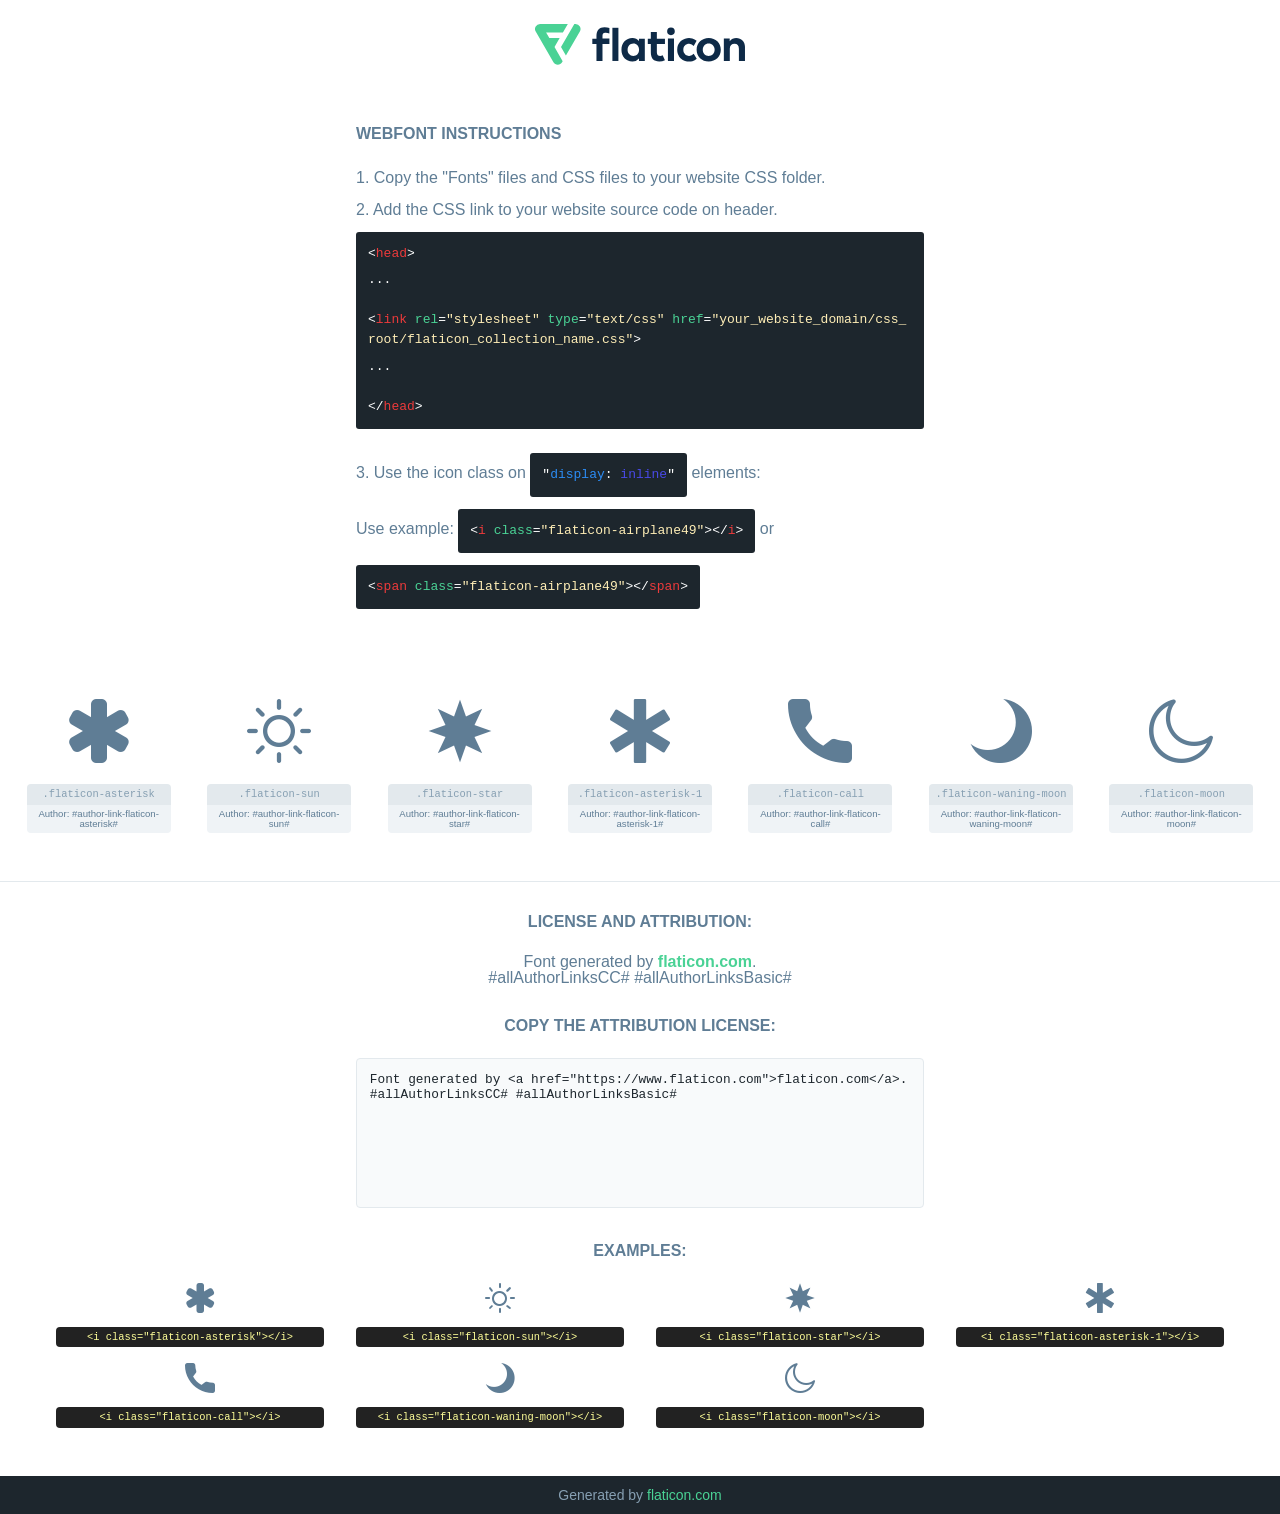
<file: assets/fonts/flaticon_noxfolio.html>
<!DOCTYPE html>
<html lang="en">
<head>
    <title>Flaticon Webfont</title>
    <link rel="stylesheet" type="text/css" href="flaticon_noxfolio.css"/>
    <meta charset="UTF-8">
    <style>
        html, body, div, span, applet, object, iframe,
        h1, h2, h3, h4, h5, h6, p, blockquote, pre,
        a, abbr, acronym, address, big, cite, code,
        del, dfn, em, img, ins, kbd, q, s, samp,
        small, strike, strong, sub, sup, tt, var,
        b, u, i, center,
        dl, dt, dd, ol, ul, li,
        fieldset, form, label, legend,
        table, caption, tbody, tfoot, thead, tr, th, td,
        article, aside, canvas, details, embed,
        figure, figcaption, footer, header, hgroup,
        menu, nav, output, ruby, section, summary,
        time, mark, audio, video {
            margin: 0;
            padding: 0;
            border: 0;
            font-size: 100%;
            font: inherit;
            vertical-align: baseline;
        }

        /* HTML5 display-role reset for older browsers */
        article, aside, details, figcaption, figure,
        footer, header, hgroup, menu, nav, section {
            display: block;
        }

        body {
            line-height: 1;
        }

        ol, ul {
            list-style: none;
        }

        blockquote, q {
            quotes: none;
        }

        blockquote:before, blockquote:after,
        q:before, q:after {
            content: '';
            content: none;
        }

        table {
            border-collapse: collapse;
            border-spacing: 0;
        }

        body {
            font-family: Helvetica, Arial, sans-serif;
            font-size: 16px;
            color: #5f7d95;
        }

        a {
            color: #4AD295;
            font-weight: bold;
            text-decoration: none;
        }

        * {
            -moz-box-sizing: border-box;
            -webkit-box-sizing: border-box;
            box-sizing: border-box;
            margin: 0;
            padding: 0;
        }

        [class^="flaticon-"]:before, [class*=" flaticon-"]:before, [class^="flaticon-"]:after, [class*=" flaticon-"]:after {
            font-family: Flaticon;
            font-size: 30px;
            font-style: normal;
            margin-left: 20px;
            color: #333;
        }

        .wrapper {
            max-width: 600px;
            margin: auto;
            padding: 0 1em;
        }

        .title {
            margin-bottom: 24px;
            text-transform: uppercase;
            font-weight: bold;
        }

        header {
            text-align: center;
            padding: 24px;
        }

        header .logo {
            width: 210px;
            height: auto;
            border: none;
            display: inline-block;
        }

        header strong {
            font-size: 28px;
            font-weight: 500;
            vertical-align: middle;
        }

        .demo {
            margin: 2em auto;
            line-height: 1.25em;
        }

        .demo ul li {
            margin-bottom: 12px;
        }

        .demo ul li code {
            background-color: #1D262D;
            border-radius: 3px;
            padding: 12px;
            display: inline-block;
            color: #fff;
            font-family: Consolas, Monaco, Lucida Console, Liberation Mono, DejaVu Sans Mono, Bitstream Vera Sans Mono, Courier New, monospace;
            font-weight: lighter;
            margin-top: 12px;
            font-size: 13px;
            word-break: break-all;
        }

        .demo ul li code .red {
            color: #EC3A3B;
        }

        .demo ul li code .green {
            color: #4AD295;
        }

        .demo ul li code .yellow {
            color: #FFEEB6;
        }

        .demo ul li code .blue {
            color: #2C8CF4;
        }

        .demo ul li code .purple {
            color: #4949E7;
        }

        .demo ul li code .dots {
            margin-top: 0.5em;
            display: block;
        }

        #glyphs {
            border-bottom: 1px solid #E3E9ED;
            padding: 2em 0;
            text-align: center;
        }

        .glyph {
            display: inline-block;
            width: 9em;
            margin: 1em;
            text-align: center;
            vertical-align: top;
            background: #FFF;
        }

        .glyph .flaticon {
            padding: 10px;
            display: block;
            font-family: "Flaticon";
            font-size: 64px;
            line-height: 1;
        }

        .glyph .flaticon:before {
            font-size: 64px;
            color: #5f7d95;
            margin-left: 0;
        }

        .class-name {
            font-size: 0.65em;
            background-color: #E3E9ED;
            color: #869FB2;
            border-radius: 4px 4px 0 0;
            padding: 0.5em;
            font-family: Consolas, Monaco, Lucida Console, Liberation Mono, DejaVu Sans Mono, Bitstream Vera Sans Mono, Courier New, monospace;
        }

        .author-name {
            font-size: 0.6em;
            background-color: #EFF3F6;
            border-top: 0;
            border-radius: 0 0 4px 4px;
            padding: 0.5em;
        }

        .author-name a {
            color: #1D262D;
        }

        .class-name:last-child {
            font-size: 10px;
            color: #888;
        }

        .class-name:last-child a {
            font-size: 10px;
            color: #555;
        }

        .glyph > input {
            display: block;
            width: 100px;
            margin: 5px auto;
            text-align: center;
            font-size: 12px;
            cursor: text;
        }

        .glyph > input.icon-input {
            font-family: "Flaticon";
            font-size: 16px;
            margin-bottom: 10px;
        }

        .attribution .title {
            margin-top: 2em;
        }

        .attribution textarea {
            background-color: #F8FAFB;
            color: #1D262D;
            padding: 1em;
            border: none;
            box-shadow: none;
            border: 1px solid #E3E9ED;
            border-radius: 4px;
            resize: none;
            width: 100%;
            height: 150px;
            font-size: 0.8em;
            font-family: Consolas, Monaco, Lucida Console, Liberation Mono, DejaVu Sans Mono, Bitstream Vera Sans Mono, Courier New, monospace;
            -webkit-appearance: none;
        }

        .attribution textarea:hover {
            border-color: #CFD9E0;
        }

        .attribution textarea:focus {
            border-color: #4AD295;
        }

        .iconsuse {
            margin: 2em auto;
            text-align: center;
            max-width: 1200px;
        }

        .iconsuse:after {
            content: '';
            display: table;
            clear: both;
        }

        .iconsuse .image {
            float: left;
            width: 25%;
            padding: 0 1em;
        }

        .iconsuse .image p {
            margin-bottom: 1em;
        }

        .iconsuse .image span {
            display: block;
            font-size: 0.65em;
            background-color: #222;
            color: #fff;
            border-radius: 4px;
            padding: 0.5em;
            color: #FFFF99;
            margin-top: 1em;
            font-family: Consolas, Monaco, Lucida Console, Liberation Mono, DejaVu Sans Mono, Bitstream Vera Sans Mono, Courier New, monospace;
        }

        .flaticon:before {
            color: #5f7d95;
        }

        #footer {
            text-align: center;
            background-color: #1D262D;
            color: #869FB2;
            padding: 12px;
            font-size: 14px;
        }

        #footer a {
            font-weight: normal;
        }

        @media (max-width: 960px) {
            .iconsuse .image {
                width: 50%;
            }
        }

        .preview {
            width: 100px;
            display: inline-block;
            margin: 10px;
        }

        .preview .inner {
            display: inline-block;
            width: 100%;
            text-align: center;
            background: #f5f5f5;
            -webkit-border-radius: 3px 3px 0 0;
            -moz-border-radius: 3px 3px 0 0;
            border-radius: 3px 3px 0 0;
        }

        .preview .inner  {
            line-height: 85px;
            font-size: 40px;
            color: #333;
        }

        .label {
            display: inline-block;
            width: 100%;
            box-sizing: border-box;
            padding: 5px;
            font-size: 10px;
            font-family: Monaco, monospace;
            color: #666;
            white-space: nowrap;
            overflow: hidden;
            text-overflow: ellipsis;
            background: #ddd;
            -webkit-border-radius: 0 0 3px 3px;
            -moz-border-radius: 0 0 3px 3px;
            border-radius: 0 0 3px 3px;
            color: #666;
        }
    </style>
</head>
<body>
    <header>
        <a href="https://www.flaticon.com/" target="_blank" class="logo">
            <svg xmlns="http://www.w3.org/2000/svg" viewBox="0 0 394.3 76.5">
                <path d="M156.6,69.4H145.3V7.1h11.3Z" style="fill:#0e2a47"/>
                <path d="M206.2,69.4h-11V64.8a15.4,15.4,0,0,1-12.6,5.7c-11.6,0-20.3-9.5-20.3-22.1s8.8-22.1,20.3-22.1a15.4,15.4,0,0,1,12.6,5.8V27.5h11Zm-32.4-21c0,6.4,4.2,11.6,10.8,11.6s10.8-4.9,10.8-11.6-4.4-11.6-10.8-11.6S173.9,42,173.9,48.4Z"
                      style="fill:#0e2a47"/>
                <path d="M262.5,13.7a7.2,7.2,0,0,1-14.4,0,7.2,7.2,0,1,1,14.4,0ZM261,69.4H249.6v-42H261Z"
                      style="fill:#0e2a47"/>
                <path id="_Trazado_" data-name="&lt;Trazado&gt;"
                      d="M139.6,17.8a16.6,16.6,0,0,0-8-1.4c-3.2.4-4.9,2-4.9,5.9v5.1h13V37.5h-13v32H115.4v-32h-7.8v-10h7.8V22.2c0-9.9,5.2-16.3,15-16.3a23.4,23.4,0,0,1,9.3,1.8Z"
                      style="fill:#0e2a47"/>
                <path d="M235.1,60c-3.5,0-6.3-1.9-6.3-7.1V37.5H244v-10H228.8V15H217.5V27.5h-5.7v10h5.7V53.7c0,10.9,5.3,16.8,15.7,16.8A22.9,22.9,0,0,0,244,68l-4.3-9.1A12.3,12.3,0,0,1,235.1,60Z"
                      style="fill:#0e2a47"/>
                <path d="M348.9,48.4c0,12.6-9.7,22.1-22.7,22.1s-22.7-9.4-22.7-22.1,9.6-22.1,22.7-22.1S348.9,35.8,348.9,48.4Zm-33.9,0c0,6.8,4.8,11.6,11.1,11.6s11.2-4.8,11.2-11.6-4.8-11.6-11.2-11.6S315.1,41.6,315.1,48.4Z"
                      style="fill:#0e2a47"/>
                <path d="M394.3,42.7V69.4H382.9V46.3c0-6.1-3-9.4-8.2-9.4s-8.9,3.2-8.9,9.5v23H354.6v-42h11v4.9c3-4.5,7.6-6.1,12.3-6.1C387.5,26.3,394.3,33,394.3,42.7Z"
                      style="fill:#0e2a47"/>
                <path d="M298,55.7h0a12.4,12.4,0,0,1-8.2,4.2h-.9l-1.8-.2a10,10,0,0,1-7.4-5.6,13.2,13.2,0,0,1-1.2-5.8,13,13,0,0,1,1.3-5.9,10.1,10.1,0,0,1,7.5-5.5h2.4a11.7,11.7,0,0,1,8.3,4.2l5.5-9.6a19.9,19.9,0,0,0-8.1-4.3,23.4,23.4,0,0,0-6.1-.8,25.2,25.2,0,0,0-7.5,1.1,20.9,20.9,0,0,0-8,4.6,21.9,21.9,0,0,0-6.8,16.4,21.9,21.9,0,0,0,6.7,16.3,20.9,20.9,0,0,0,8,4.6,25.2,25.2,0,0,0,7.7,1.2,23.6,23.6,0,0,0,6.2-.8,20,20,0,0,0,8.1-4.4Z"
                      style="fill:#0e2a47"/>
                <path d="M46.3,26.5H26.9L20.8,16H52.4L61.6,0H9.4A9.3,9.3,0,0,0,1.3,4.7a9.3,9.3,0,0,0,0,9.4L34.6,71.8a9.4,9.4,0,0,0,16.2,0l1.1-1.9L36.6,43.3Z"
                      style="fill:#4ad295"/>
                <path d="M84.2,4.7A9.3,9.3,0,0,0,76.1,0H73.8l-25,43.3,9.2,16L84.2,14A9.3,9.3,0,0,0,84.2,4.7Z"
                      style="fill:#4ad295"/>
            </svg>
        </a>
    </header>
    <section class="demo wrapper">

        <p class="title">Webfont Instructions</p>

        <ul>
            <li>
                <span class="num">1. </span>Copy the "Fonts" files and CSS files to your website CSS folder.
            </li>
            <li>
                <span class="num">2. </span>Add the CSS link to your website source code on header.
                <code class="big">
                    &lt;<span class="red">head</span>&gt;
                    <br/><span class="dots">...</span>
                    <br/>&lt;<span class="red">link</span> <span class="green">rel</span>=<span
                        class="yellow">"stylesheet"</span> <span class="green">type</span>=<span
                        class="yellow">"text/css"</span> <span class="green">href</span>=<span class="yellow">"your_website_domain/css_root/flaticon_collection_name.css"</span>&gt;
                    <br/><span class="dots">...</span>
                    <br/>&lt;/<span class="red">head</span>&gt;
                </code>
            </li>

            <li>
                <p>
                    <span class="num">3. </span>Use the icon class on <code>"<span class="blue">display</span>:<span
                        class="purple"> inline</span>"</code> elements:
                    <br/>
                    Use example: <code>&lt;<span class="red">i</span> <span class="green">class</span>=<span class="yellow">&quot;flaticon-airplane49&quot;</span>&gt;&lt;/<span
                        class="red">i</span>&gt;</code> or <code>&lt;<span class="red">span</span> <span
                        class="green">class</span>=<span class="yellow">&quot;flaticon-airplane49&quot;</span>&gt;&lt;/<span
                        class="red">span</span>&gt;</code>
            </li>
        </ul>

    </section>
    <section id="glyphs">
            <div class="glyph">
                <i class="flaticon flaticon-asterisk"></i>
                <div class="class-name">.flaticon-asterisk</div>
                <div class="author-name">Author: #author-link-flaticon-asterisk# </div>
            </div>

            <div class="glyph">
                <i class="flaticon flaticon-sun"></i>
                <div class="class-name">.flaticon-sun</div>
                <div class="author-name">Author: #author-link-flaticon-sun# </div>
            </div>

            <div class="glyph">
                <i class="flaticon flaticon-star"></i>
                <div class="class-name">.flaticon-star</div>
                <div class="author-name">Author: #author-link-flaticon-star# </div>
            </div>

            <div class="glyph">
                <i class="flaticon flaticon-asterisk-1"></i>
                <div class="class-name">.flaticon-asterisk-1</div>
                <div class="author-name">Author: #author-link-flaticon-asterisk-1# </div>
            </div>

            <div class="glyph">
                <i class="flaticon flaticon-call"></i>
                <div class="class-name">.flaticon-call</div>
                <div class="author-name">Author: #author-link-flaticon-call# </div>
            </div>

            <div class="glyph">
                <i class="flaticon flaticon-waning-moon"></i>
                <div class="class-name">.flaticon-waning-moon</div>
                <div class="author-name">Author: #author-link-flaticon-waning-moon# </div>
            </div>

            <div class="glyph">
                <i class="flaticon flaticon-moon"></i>
                <div class="class-name">.flaticon-moon</div>
                <div class="author-name">Author: #author-link-flaticon-moon# </div>
            </div>

    </section>

    <section class="attribution wrapper"   style="text-align:center;">

        <div class="title">License and attribution:</div><div class="attrDiv">Font generated by <a href="https://www.flaticon.com">flaticon.com</a>. <div>#allAuthorLinksCC# #allAuthorLinksBasic# </div>
        </div>
        <div class="title">Copy the Attribution License:</div>

        <textarea onclick="this.focus();this.select();">Font generated by &lt;a href=&quot;https://www.flaticon.com&quot;&gt;flaticon.com&lt;/a&gt;. #allAuthorLinksCC# #allAuthorLinksBasic#
        </textarea>

    </section>

    <section class="iconsuse">

        <div class="title">Examples:</div>
            <div class="image">
                <p>
                    <i class="flaticon flaticon-asterisk"></i>
                    <span>&lt;i class=&quot;flaticon-asterisk&quot;&gt;&lt;/i&gt;</span>
                </p>
            </div>
            <div class="image">
                <p>
                    <i class="flaticon flaticon-sun"></i>
                    <span>&lt;i class=&quot;flaticon-sun&quot;&gt;&lt;/i&gt;</span>
                </p>
            </div>
            <div class="image">
                <p>
                    <i class="flaticon flaticon-star"></i>
                    <span>&lt;i class=&quot;flaticon-star&quot;&gt;&lt;/i&gt;</span>
                </p>
            </div>
            <div class="image">
                <p>
                    <i class="flaticon flaticon-asterisk-1"></i>
                    <span>&lt;i class=&quot;flaticon-asterisk-1&quot;&gt;&lt;/i&gt;</span>
                </p>
            </div>
            <div class="image">
                <p>
                    <i class="flaticon flaticon-call"></i>
                    <span>&lt;i class=&quot;flaticon-call&quot;&gt;&lt;/i&gt;</span>
                </p>
            </div>
            <div class="image">
                <p>
                    <i class="flaticon flaticon-waning-moon"></i>
                    <span>&lt;i class=&quot;flaticon-waning-moon&quot;&gt;&lt;/i&gt;</span>
                </p>
            </div>
            <div class="image">
                <p>
                    <i class="flaticon flaticon-moon"></i>
                    <span>&lt;i class=&quot;flaticon-moon&quot;&gt;&lt;/i&gt;</span>
                </p>
            </div>
        </div>

    </section>

    <div id="footer">
        <div>Generated by <a href="https://www.flaticon.com">flaticon.com</a>
        </div>
    </div>

</body>
</html>
</file>
<file: assets/css/style.css>
@charset "UTF-8";
/*----------------------------------------------------------------------
    Template Name: Noxfolio - Personal Portfolio Resume HTML Template
    Template URI: https://demo.webtend.net/html/noxfolio/
    Author: WebTend
    Author URI:  https://webtend.net/
    Version: 1.0

    Note: This is Main Style CSS File. */
/*----------------------------------------------------------------------
	CSS INDEX
	----------------------

    ## Default Style
    ## Common Classes
    ## Repeat Style
    ## Padding Margin Spacing
    ## Custom Animation
    ## Header style
    ## Page Banner
    ## Hero Section
    ## About Section
    ## Awward Area
    ## Services Area
    ## Skills Area
    ## Resume Area
    ## Contact Area
    ## Projects Area
    ## Headline Text
    ## Testimonials Area
    ## Pricing Area
    ## Lets Talk
    ## Client Logo
    ## Blog Area
    ## Error Section
    ## FAQs Area
    ## Sidebar Widgets
    ## Main Footer */
/* -------------------------------------------------------------- */
@import url("https://fonts.googleapis.com/css2?family=DM+Sans:wght@400;500;700&family=Inter:wght@400;500&display=swap");
/*******************************************************/
/******************* ## Default Style *****************/
/*******************************************************/
* {
  margin: 0;
  padding: 0;
  border: none;
  outline: none;
  -webkit-box-shadow: none;
  box-shadow: none; }

body {
  color: var(--base-color);
  background: #131313;
  font-weight: 400;
  line-height: 30px;
  font-size: 16px;
  font-family: "Inter", sans-serif;
  --base-color: rgba(255, 255, 255, 0.65);
  --heading-color: #FFFFFF;
  --primary-color: #C9F31D;
  --lighter-color: #1F1F1F;
  --black-color: #070707;
  --border-color: rgba(255, 255, 255, 0.1); }

a {
  color: var(--base-color);
  cursor: pointer;
  outline: none;
  -webkit-transition: 0.5s;
  -o-transition: 0.5s;
  transition: 0.5s;
  text-decoration: none; }
  a:hover, a:focus, a:visited {
    text-decoration: none;
    outline: none; }
  a:hover {
    color: var(--primary-color); }

h1 a, h2 a, h3 a, h4 a, h5 a, h6 a {
  color: var(--heading-color); }

.text-white h1,
.text-white h2,
.text-white h3,
.text-white h4,
.text-white h5,
.text-white h6,
.text-white h1 a,
.text-white h2 a,
.text-white h3 a,
.text-white h4 a,
.text-white h5 a,
.text-white h6 a {
  color: white; }

ul, li {
  list-style: none;
  padding: 0;
  margin: 0; }

img {
  max-width: 100%;
  display: inline-block; }

mark {
  color: var(--primary-color);
  background: transparent;
  text-decoration: underline; }

header:after, section:after, footer:after {
  display: block;
  clear: both;
  content: ""; }

/*======= Input Styles =======*/
input,
select,
textarea,
.nice-select,
.form-control {
  width: 100%;
  height: auto;
  border: none;
  font-size: 20px;
  border-radius: 0;
  padding: 20px 0;
  background-color: #fff;
  border-bottom: 2px solid rgba(41, 41, 41, 0.1); }
  input::-webkit-input-placeholder,
  select::-webkit-input-placeholder,
  textarea::-webkit-input-placeholder,
  .nice-select::-webkit-input-placeholder,
  .form-control::-webkit-input-placeholder {
    color: var(--heading-color); }
  input:-ms-input-placeholder,
  select:-ms-input-placeholder,
  textarea:-ms-input-placeholder,
  .nice-select:-ms-input-placeholder,
  .form-control:-ms-input-placeholder {
    color: var(--heading-color); }
  input::-ms-input-placeholder,
  select::-ms-input-placeholder,
  textarea::-ms-input-placeholder,
  .nice-select::-ms-input-placeholder,
  .form-control::-ms-input-placeholder {
    color: var(--heading-color); }
  input::placeholder,
  select::placeholder,
  textarea::placeholder,
  .nice-select::placeholder,
  .form-control::placeholder {
    color: var(--heading-color); }
  input:focus,
  select:focus,
  textarea:focus,
  .nice-select:focus,
  .form-control:focus {
    border-bottom: 2px solid rgba(41, 41, 41, 0.1); }

.nice-select {
  font-size: 20px;
  line-height: 1.3; }
  .nice-select:after {
    width: 8px;
    height: 8px;
    right: 8px;
    border-color: var(--heading-color); }
  .nice-select .current {
    font-weight: 500;
    color: var(--heading-color); }
  .nice-select .list {
    min-width: 100%;
    border-radius: 0; }

textarea {
  display: inherit;
  padding-top: 20px; }

label {
  cursor: pointer;
  font-weight: 500;
  margin-bottom: 5px;
  color: var(--base-color); }

.form-group {
  position: relative;
  margin-bottom: 15px; }

input:focus,
button:focus,
.form-control:focus {
  outline: none;
  -webkit-box-shadow: none;
  box-shadow: none;
  border-color: #cfdbf1; }

input[type=search]::-ms-clear {
  display: none;
  width: 0;
  height: 0; }

input[type=search]::-ms-reveal {
  display: none;
  width: 0;
  height: 0; }

input[type=search]::-webkit-search-decoration,
input[type=search]::-webkit-search-cancel-button,
input[type=search]::-webkit-search-results-button,
input[type=search]::-webkit-search-results-decoration {
  display: none; }

input[type=checkbox], input[type=radio] {
  height: auto;
  width: auto; }

/* For Scroll Animation */
html {
  scroll-behavior: unset !important; }

/*******************************************************/
/*****************  ## Common Classes *****************/
/*******************************************************/
.page-wrapper {
  position: relative;
  z-index: 9;
  width: 100%;
  margin: 0 auto;
  overflow: hidden;
  min-width: 300px; }

@media only screen and (min-width: 1200px) {
  .container {
    max-width: 1320px;
    padding-left: 15px;
    padding-right: 15px; }
    .container.container-1620 {
      max-width: 1650px; }
    .container.container-1200 {
      max-width: 1230px; } }

@media only screen and (min-width: 1400px) {
  .container-fluid {
    padding-left: 70px;
    padding-right: 70px; } }

@media only screen and (min-width: 1400px) {
  .container-fluid.gap-wide {
    padding-left: 100px;
    padding-right: 100px; } }

.row {
  --bs-gutter-x: 30px; }

@media only screen and (min-width: 1200px) {
  .row-cols-xl-7 > * {
    width: 14.2857%;
    -webkit-box-flex: 0;
    -ms-flex: 0 0 auto;
    flex: 0 0 auto; } }

.no-gap {
  margin-left: 0;
  margin-right: 0; }
  .no-gap > div {
    padding-left: 0;
    padding-right: 0; }

@media only screen and (min-width: 1400px) {
  .gap-10 {
    --bs-gutter-x: 10px; } }

@media only screen and (min-width: 1400px) {
  .gap-20 {
    --bs-gutter-x: 20px; } }

@media only screen and (min-width: 1400px) {
  .gap-30 {
    --bs-gutter-x: 30px; } }

@media only screen and (min-width: 1400px) {
  .gap-40 {
    --bs-gutter-x: 40px; } }

@media only screen and (min-width: 1400px) {
  .gap-50 {
    --bs-gutter-x: 50px; } }

@media only screen and (min-width: 1400px) {
  .gap-60 {
    --bs-gutter-x: 60px; } }

@media only screen and (min-width: 1400px) {
  .gap-70 {
    --bs-gutter-x: 70px; } }

@media only screen and (min-width: 1400px) {
  .gap-80 {
    --bs-gutter-x: 80px; } }

@media only screen and (min-width: 1400px) {
  .gap-90 {
    --bs-gutter-x: 90px; } }

@media only screen and (min-width: 1400px) {
  .gap-100 {
    --bs-gutter-x: 100px; } }

@media only screen and (min-width: 1400px) {
  .gap-110 {
    --bs-gutter-x: 110px; } }

@media only screen and (min-width: 1400px) {
  .gap-120 {
    --bs-gutter-x: 120px; } }

@media only screen and (min-width: 1400px) {
  .gap-130 {
    --bs-gutter-x: 130px; } }

@media only screen and (min-width: 1400px) {
  .gap-140 {
    --bs-gutter-x: 140px; } }

@media only screen and (min-width: 1400px) {
  .gap-150 {
    --bs-gutter-x: 150px; } }

@media only screen and (max-width: 375px) {
  .col-small {
    -webkit-box-flex: 0;
    -ms-flex: 0 0 100%;
    flex: 0 0 100%;
    max-width: 100%; } }

/** Section Title style **/
.section-title {
  margin-top: -7px; }
  .section-title .sub-title {
    font-weight: 500;
    display: block;
    color: rgba(255, 255, 255, 0.65); }
  .section-title h2 {
    margin-bottom: 25px; }
    .section-title h2 span {
      color: var(--primary-color); }
    @media only screen and (max-width: 767px) {
      .section-title h2 {
        font-size: 35px; } }
    @media only screen and (max-width: 479px) {
      .section-title h2 {
        font-size: 30px;
        line-height: 1.3; } }
  .section-title h6 {
    font-size: 18px; }
    .section-title h6 span {
      color: var(--primary-color); }

/** Button style **/
.theme-btn,
a.theme-btn {
  z-index: 1;
  cursor: pointer;
  overflow: hidden;
  -webkit-transition: 0.5s;
  -o-transition: 0.5s;
  transition: 0.5s;
  font-weight: 600;
  text-align: center;
  padding: 10px 35px;
  -webkit-box-align: center;
  -ms-flex-align: center;
  align-items: center;
  position: relative;
  color: var(--black-color);
  border-radius: 15px;
  display: -webkit-inline-box;
  display: -ms-inline-flexbox;
  display: inline-flex;
  -webkit-box-pack: center;
  -ms-flex-pack: center;
  justify-content: center;
  text-transform: capitalize;
  background: var(--primary-color); }
  .theme-btn i,
  a.theme-btn i {
    -webkit-transition: 0.5s;
    -o-transition: 0.5s;
    transition: 0.5s;
    margin-left: 10px; }
  .theme-btn:hover i,
  a.theme-btn:hover i {
    margin-left: 13px;
    margin-right: -3px; }
  @media only screen and (max-width: 575px) {
    .theme-btn,
    a.theme-btn {
      padding: 8px 25px; } }
  .theme-btn.style-two,
  a.theme-btn.style-two {
    color: var(--base-color);
    background: transparent;
    border: 1px solid rgba(41, 41, 41, 0.1); }
    .theme-btn.style-two:hover,
    a.theme-btn.style-two:hover {
      color: white;
      background: var(--primary-color);
      border-color: var(--primary-color); }
  .theme-btn.style-three,
  a.theme-btn.style-three {
    background: var(--heading-color); }

/* Details Btn */
.details-btn {
  width: 50px;
  height: 50px;
  background: #131313;
  line-height: 50px;
  border-radius: 50%;
  text-align: center;
  display: inline-block;
  -webkit-transform: rotate(-45deg);
  -ms-transform: rotate(-45deg);
  transform: rotate(-45deg);
  border: 1px solid var(--border-color); }
  .details-btn:hover {
    color: var(--black-color);
    background: var(--primary-color); }

/* Read More */
.read-more {
  color: white;
  font-size: 14px;
  -webkit-box-align: center;
  -ms-flex-align: center;
  align-items: center;
  display: -webkit-inline-box;
  display: -ms-inline-flexbox;
  display: inline-flex;
  text-transform: capitalize; }
  .read-more i {
    float: right;
    margin-top: 2px;
    margin-left: 7px;
    -webkit-transition: 0.5s;
    -o-transition: 0.5s;
    transition: 0.5s; }
  .read-more:hover {
    color: var(--primary-color); }
    .read-more:hover i {
      margin-left: 10px; }

/* List style one */
.list-style-one li {
  color: white;
  display: -webkit-box;
  display: -ms-flexbox;
  display: flex;
  font-weight: 500;
  -webkit-box-align: center;
  -ms-flex-align: center;
  align-items: center; }
  @media only screen and (min-width: 376px) {
    .list-style-one li {
      font-size: 20px; } }
  .list-style-one li:before {
    content: "\f00c";
    line-height: 1;
    margin-top: 2px;
    margin-right: 12px;
    color: var(--primary-color);
    font-family: "Font Awesome 5 Pro"; }
  .list-style-one li:not(:last-child) {
    margin-bottom: 20px; }

.list-style-one.two-column {
  display: -webkit-box;
  display: -ms-flexbox;
  display: flex;
  -ms-flex-wrap: wrap;
  flex-wrap: wrap; }
  .list-style-one.two-column li {
    width: 48%; }
    @media only screen and (max-width: 479px) {
      .list-style-one.two-column li {
        width: 100%; } }

/* List style two */
.list-style-two li {
  display: -webkit-box;
  display: -ms-flexbox;
  display: flex;
  -webkit-box-align: center;
  -ms-flex-align: center;
  align-items: center; }
  @media only screen and (min-width: 376px) {
    .list-style-two li {
      font-size: 20px; } }
  .list-style-two li:before {
    content: "\f00c";
    line-height: 1;
    font-size: 16px;
    margin-right: 20px;
    color: var(--lighter-color);
    width: 30px;
    height: 30px;
    background: var(--primary-color);
    line-height: 30px;
    border-radius: 50%;
    text-align: center;
    font-family: "Font Awesome 5 Pro"; }
  .list-style-two li:not(:last-child) {
    margin-bottom: 25px; }

/** Social Link One **/
.social-style-one {
  -ms-flex-wrap: wrap;
  flex-wrap: wrap;
  display: -webkit-inline-box;
  display: -ms-inline-flexbox;
  display: inline-flex;
  margin-left: -5px;
  margin-right: -5px; }
  .social-style-one a {
    color: #B0AFAF;
    font-size: 14px;
    margin-left: 5px;
    margin-right: 5px;
    width: 35px;
    height: 35px;
    background: #0C0B0B;
    line-height: 35px;
    border-radius: 50%;
    text-align: center; }
    .social-style-one a:hover {
      color: var(--black-color);
      background: var(--primary-color); }

/** Social Link Two **/
.social-style-two {
  -ms-flex-wrap: wrap;
  flex-wrap: wrap;
  display: -webkit-inline-box;
  display: -ms-inline-flexbox;
  display: inline-flex;
  margin-left: -12px;
  margin-right: -12px; }
  .social-style-two a {
    color: rgba(255, 255, 255, 0.35);
    margin-left: 12px;
    margin-right: 12px; }
    .social-style-two a:hover {
      color: var(--primary-color); }

/*** Preloader style ** */
.preloader {
  position: fixed;
  left: 0;
  top: 0;
  width: 100%;
  height: 100%;
  z-index: 9999999;
  background-color: #131313;
  background-repeat: no-repeat;
  background-position: center center;
  background-image: url(../images/preloader.gif); }

/* Pagination */
.pagination {
  -webkit-box-align: center;
  -ms-flex-align: center;
  align-items: center;
  margin-left: -15px;
  margin-right: -15px; }
  .pagination li {
    margin: 10px 15px 0; }
    .pagination li a,
    .pagination li .page-link {
      padding: 0;
      border: none;
      font-size: 24px;
      -webkit-box-shadow: none;
      box-shadow: none;
      font-weight: 600;
      color: var(--base-color);
      background: transparent; }
    .pagination li.active .page-link, .pagination li:hover:not(.disabled) .page-link {
      background: transparent;
      color: var(--primary-color); }

/* Rating */
.ratting {
  line-height: 1;
  -webkit-box-align: center;
  -ms-flex-align: center;
  align-items: center;
  display: -webkit-inline-box;
  display: -ms-inline-flexbox;
  display: inline-flex;
  margin-left: -5px;
  margin-right: -5px; }
  .ratting i {
    margin: 5px;
    color: #AB6034; }

/*** Slick Arrows ***/
.slick-arrow {
  width: 50px;
  height: 50px;
  color: white;
  -webkit-transition: 0.5s;
  -o-transition: 0.5s;
  transition: 0.5s;
  line-height: 50px;
  border-radius: 50%;
  background: transparent;
  border: 1px solid var(--border-color); }
  .slick-arrow:focus, .slick-arrow:hover {
    color: var(--black-color);
    background: var(--primary-color);
    border-color: var(--primary-color); }

.slider-arrows button:first-child {
  margin-right: 5px;
  -webkit-transform: rotate(45deg);
  -ms-transform: rotate(45deg);
  transform: rotate(45deg); }

.slider-arrows button:last-child {
  -webkit-transform: rotate(-45deg);
  -ms-transform: rotate(-45deg);
  transform: rotate(-45deg); }

/*** Slick Dots ***/
.slick-dots {
  display: -webkit-box;
  display: -ms-flexbox;
  display: flex;
  -webkit-box-align: center;
  -ms-flex-align: center;
  align-items: center;
  -webkit-box-pack: center;
  -ms-flex-pack: center;
  justify-content: center; }
  .slick-dots li {
    position: relative;
    cursor: pointer;
    margin: 8px;
    width: 6px;
    height: 6px;
    opacity: 0.3;
    -webkit-transition: 0.5s;
    -o-transition: 0.5s;
    transition: 0.5s;
    border-radius: 50%;
    background: #1D1B1A; }
    .slick-dots li button {
      opacity: 0;
      height: 0; }
    .slick-dots li:before {
      content: '';
      width: 0;
      height: 0;
      left: 50%;
      top: 50%;
      -webkit-transition: 0.5s;
      -o-transition: 0.5s;
      transition: 0.5s;
      border-radius: 50%;
      position: absolute;
      border: 1px solid var(--primary-color);
      -webkit-transform: translate(-50%, -50%);
      -ms-transform: translate(-50%, -50%);
      transform: translate(-50%, -50%); }
    .slick-dots li.slick-active {
      background: var(--primary-color);
      opacity: 1; }
      .slick-dots li.slick-active:before {
        width: 21px;
        height: 21px; }

/* Before After none */
.before-after-none:after, .before-after-none:before {
  display: none; }

/*** Scroll Top style ***/
.scroll-top {
  position: fixed;
  bottom: 25px;
  right: 0;
  width: 40px;
  height: 40px;
  z-index: 99;
  color: black;
  display: none;
  font-size: 14px;
  cursor: pointer;
  line-height: 40px;
  border-radius: 5px;
  background: var(--primary-color);
  -webkit-animation: pulse 2s infinite;
  animation: pulse 2s infinite; }

/* Text White */
.text-white *, .text-white a,
.text-white .count-text,
.text-white .footer-newsletter-content .sub-title {
  color: white; }

.text-white li li .dropdown-btn span {
  color: var(--heading-color); }

.text-white .copyright-area p {
  opacity: 0.5; }

.text-white .copyright-area a {
  opacity: 0.5; }
  .text-white .copyright-area a:hover {
    opacity: 1; }

/*Project Filter*/
.filter-btns-one {
  display: -webkit-box;
  display: -ms-flexbox;
  display: flex;
  -ms-flex-wrap: wrap;
  flex-wrap: wrap;
  margin-left: -20px;
  margin-right: -20px; }
  .filter-btns-one li {
    line-height: 1;
    cursor: pointer;
    font-size: 18px;
    -webkit-transition: 0.5s;
    -o-transition: 0.5s;
    transition: 0.5s;
    font-weight: 500;
    position: relative;
    margin: 0 20px 20px;
    padding-bottom: 15px;
    color: rgba(255, 255, 255, 0.35); }
    .filter-btns-one li:after {
      opacity: 0;
      content: '';
      position: absolute;
      left: 0;
      top: 100%;
      width: 30px;
      height: 3px;
      -webkit-transition: 0.5s;
      -o-transition: 0.5s;
      transition: 0.5s;
      background: var(--primary-color); }
    .filter-btns-one li.current {
      color: var(--primary-color); }
      .filter-btns-one li.current:after {
        opacity: 1; }

.bg-lines span {
  top: 0;
  z-index: -1;
  width: 1px;
  height: 100%;
  position: absolute;
  -webkit-animation: leftRightOne 18s infinite;
  animation: leftRightOne 18s infinite;
  background: rgba(255, 255, 255, 0.05); }
  .bg-lines span:nth-child(1) {
    left: 10%; }
  .bg-lines span:nth-child(2) {
    left: 20%; }
  .bg-lines span:nth-child(3) {
    left: 30%; }
  .bg-lines span:nth-child(4) {
    left: 40%; }
  .bg-lines span:nth-child(5) {
    left: 50%; }
  .bg-lines span:nth-child(6) {
    left: 60%; }
  .bg-lines span:nth-child(7) {
    left: 70%; }
  .bg-lines span:nth-child(8) {
    left: 80%; }
  .bg-lines span:nth-child(9) {
    left: 90%; }

/* Position */
.rel {
  position: relative; }

.z-0 {
  z-index: 0; }

.z-1 {
  z-index: 1; }

.z-2 {
  z-index: 2; }

.z-3 {
  z-index: 3; }

.z-4 {
  z-index: 4; }

.z-5 {
  z-index: 5; }

.overlay {
  z-index: 1;
  position: relative; }
  .overlay::before {
    position: absolute;
    content: "";
    width: 100%;
    height: 100%;
    z-index: -1;
    top: 0;
    left: 0;
    opacity: 0.75;
    background-color: var(--heading-color); }

/* Backgruond Size */
.bgs-cover {
  background-size: cover;
  background-position: center; }

/* Color + Background */
.bgc-black {
  background-color: var(--black-color); }

.bgc-primary {
  background-color: var(--primary-color); }

.bgc-lighter {
  background-color: var(--lighter-color); }

.for-bgc-black {
  max-width: 1620px;
  margin-left: auto;
  margin-right: auto;
  background: var(--black-color); }

/* Border Radius */
.br-5 {
  border-radius: 5px; }

.br-10 {
  border-radius: 10px; }

.br-15 {
  border-radius: 15px; }

.br-20 {
  border-radius: 20px; }

.br-25 {
  border-radius: 25px; }

.br-30 {
  border-radius: 30px; }

/* Home Two */
.home-two .theme-btn {
  border-radius: 0;
  text-transform: uppercase; }
  @media only screen and (min-width: 992px) {
    .home-two .theme-btn {
      padding: 13px 38px;
      letter-spacing: 2.55px; } }

.home-two .sub-title {
  font-size: 17px;
  display: -webkit-inline-box;
  display: -ms-inline-flexbox;
  display: inline-flex;
  color: var(--primary-color);
  text-transform: uppercase; }
  .home-two .sub-title i {
    margin-right: 10px; }

.home-two .section-title h2 {
  line-height: 1.36;
  text-transform: uppercase; }
  @media only screen and (min-width: 992px) {
    .home-two .section-title h2 {
      font-size: 50px; } }

.home-two .bgc-black {
  --black-color: #0F0E0E; }

/*******************************************************/
/******************* ## Repeat Style ******************/
/*******************************************************/
.heading,
input,
select,
textarea,
.nice-select,
.form-control,
h1,
.h1,
h2,
.h2,
h3,
.h3,
h4,
.h4,
h5,
.h5,
h6,
.h6,
.accordion-item .accordion-button {
  color: var(--heading-color);
  font-family: "DM Sans", sans-serif; }

h1, .h1 {
  font-size: 65px; }

h2, .h2 {
  font-size: 45px; }

h3, .h3 {
  line-height: 1.3;
  font-size: 30px; }

h4, .h4 {
  line-height: 1.1;
  font-size: 24px; }

h5, .h5 {
  line-height: 1.4;
  font-size: 20px; }

h6, .h6 {
  font-size: 16px; }

/*******************************************************/
/************** ## Padding Margin Spacing *************/
/*******************************************************/
/* Padding Around */
.p-5 {
  padding: 5px !important; }

.p-10 {
  padding: 10px; }

.p-15 {
  padding: 15px; }

.p-20 {
  padding: 20px; }

.p-25 {
  padding: 25px; }

.p-30 {
  padding: 30px; }

.p-35 {
  padding: 35px; }

.p-40 {
  padding: 40px; }

.p-45 {
  padding: 45px; }

.p-50 {
  padding: 50px; }

.p-55 {
  padding: 55px; }

.p-60 {
  padding: 60px; }

.p-65 {
  padding: 65px; }

.p-70 {
  padding: 70px; }

.p-75 {
  padding: 75px; }

.p-80 {
  padding: 80px; }

.p-85 {
  padding: 85px; }

.p-90 {
  padding: 90px; }

.p-95 {
  padding: 95px; }

.p-100 {
  padding: 100px; }

.p-105 {
  padding: 105px; }

.p-110 {
  padding: 110px; }

.p-115 {
  padding: 115px; }

.p-120 {
  padding: 120px; }

.p-125 {
  padding: 125px; }

.p-130 {
  padding: 130px; }

.p-135 {
  padding: 135px; }

.p-140 {
  padding: 140px; }

.p-145 {
  padding: 145px; }

.p-150 {
  padding: 150px; }

.p-155 {
  padding: 155px; }

.p-160 {
  padding: 160px; }

.p-165 {
  padding: 165px; }

.p-170 {
  padding: 170px; }

.p-175 {
  padding: 175px; }

.p-180 {
  padding: 180px; }

.p-185 {
  padding: 185px; }

.p-190 {
  padding: 190px; }

.p-195 {
  padding: 195px; }

.p-200 {
  padding: 200px; }

.p-205 {
  padding: 205px; }

.p-210 {
  padding: 210px; }

.p-215 {
  padding: 215px; }

.p-220 {
  padding: 220px; }

.p-225 {
  padding: 225px; }

.p-230 {
  padding: 230px; }

.p-235 {
  padding: 235px; }

.p-240 {
  padding: 240px; }

.p-245 {
  padding: 245px; }

.p-250 {
  padding: 250px; }

/* Padding Top */
.pt-5,
.py-5 {
  padding-top: 5px !important; }

.pt-10,
.py-10 {
  padding-top: 10px; }

.pt-15,
.py-15 {
  padding-top: 15px; }

.pt-20,
.py-20 {
  padding-top: 20px; }

.pt-25,
.py-25 {
  padding-top: 25px; }

.pt-30,
.py-30 {
  padding-top: 30px; }

.pt-35,
.py-35 {
  padding-top: 35px; }

.pt-40,
.py-40 {
  padding-top: 40px; }

.pt-45,
.py-45 {
  padding-top: 45px; }

.pt-50,
.py-50 {
  padding-top: 50px; }

.pt-55,
.py-55 {
  padding-top: 55px; }

.pt-60,
.py-60 {
  padding-top: 60px; }

.pt-65,
.py-65 {
  padding-top: 65px; }

.pt-70,
.py-70 {
  padding-top: 70px; }

.pt-75,
.py-75 {
  padding-top: 75px; }

.pt-80,
.py-80 {
  padding-top: 80px; }

.pt-85,
.py-85 {
  padding-top: 85px; }

.pt-90,
.py-90 {
  padding-top: 90px; }

.pt-95,
.py-95 {
  padding-top: 95px; }

.pt-100,
.py-100 {
  padding-top: 100px; }

.pt-105,
.py-105 {
  padding-top: 105px; }

.pt-110,
.py-110 {
  padding-top: 110px; }

.pt-115,
.py-115 {
  padding-top: 115px; }

.pt-120,
.py-120 {
  padding-top: 120px; }

.pt-125,
.py-125 {
  padding-top: 125px; }

.pt-130,
.py-130 {
  padding-top: 130px; }

.pt-135,
.py-135 {
  padding-top: 135px; }

.pt-140,
.py-140 {
  padding-top: 140px; }

.pt-145,
.py-145 {
  padding-top: 145px; }

.pt-150,
.py-150 {
  padding-top: 150px; }

.pt-155,
.py-155 {
  padding-top: 155px; }

.pt-160,
.py-160 {
  padding-top: 160px; }

.pt-165,
.py-165 {
  padding-top: 165px; }

.pt-170,
.py-170 {
  padding-top: 170px; }

.pt-175,
.py-175 {
  padding-top: 175px; }

.pt-180,
.py-180 {
  padding-top: 180px; }

.pt-185,
.py-185 {
  padding-top: 185px; }

.pt-190,
.py-190 {
  padding-top: 190px; }

.pt-195,
.py-195 {
  padding-top: 195px; }

.pt-200,
.py-200 {
  padding-top: 200px; }

.pt-205,
.py-205 {
  padding-top: 205px; }

.pt-210,
.py-210 {
  padding-top: 210px; }

.pt-215,
.py-215 {
  padding-top: 215px; }

.pt-220,
.py-220 {
  padding-top: 220px; }

.pt-225,
.py-225 {
  padding-top: 225px; }

.pt-230,
.py-230 {
  padding-top: 230px; }

.pt-235,
.py-235 {
  padding-top: 235px; }

.pt-240,
.py-240 {
  padding-top: 240px; }

.pt-245,
.py-245 {
  padding-top: 245px; }

.pt-250,
.py-250 {
  padding-top: 250px; }

/* Padding Bottom */
.pb-5,
.py-5 {
  padding-bottom: 5px !important; }

.pb-10,
.py-10 {
  padding-bottom: 10px; }

.pb-15,
.py-15 {
  padding-bottom: 15px; }

.pb-20,
.py-20 {
  padding-bottom: 20px; }

.pb-25,
.py-25 {
  padding-bottom: 25px; }

.pb-30,
.py-30 {
  padding-bottom: 30px; }

.pb-35,
.py-35 {
  padding-bottom: 35px; }

.pb-40,
.py-40 {
  padding-bottom: 40px; }

.pb-45,
.py-45 {
  padding-bottom: 45px; }

.pb-50,
.py-50 {
  padding-bottom: 50px; }

.pb-55,
.py-55 {
  padding-bottom: 55px; }

.pb-60,
.py-60 {
  padding-bottom: 60px; }

.pb-65,
.py-65 {
  padding-bottom: 65px; }

.pb-70,
.py-70 {
  padding-bottom: 70px; }

.pb-75,
.py-75 {
  padding-bottom: 75px; }

.pb-80,
.py-80 {
  padding-bottom: 80px; }

.pb-85,
.py-85 {
  padding-bottom: 85px; }

.pb-90,
.py-90 {
  padding-bottom: 90px; }

.pb-95,
.py-95 {
  padding-bottom: 95px; }

.pb-100,
.py-100 {
  padding-bottom: 100px; }

.pb-105,
.py-105 {
  padding-bottom: 105px; }

.pb-110,
.py-110 {
  padding-bottom: 110px; }

.pb-115,
.py-115 {
  padding-bottom: 115px; }

.pb-120,
.py-120 {
  padding-bottom: 120px; }

.pb-125,
.py-125 {
  padding-bottom: 125px; }

.pb-130,
.py-130 {
  padding-bottom: 130px; }

.pb-135,
.py-135 {
  padding-bottom: 135px; }

.pb-140,
.py-140 {
  padding-bottom: 140px; }

.pb-145,
.py-145 {
  padding-bottom: 145px; }

.pb-150,
.py-150 {
  padding-bottom: 150px; }

.pb-155,
.py-155 {
  padding-bottom: 155px; }

.pb-160,
.py-160 {
  padding-bottom: 160px; }

.pb-165,
.py-165 {
  padding-bottom: 165px; }

.pb-170,
.py-170 {
  padding-bottom: 170px; }

.pb-175,
.py-175 {
  padding-bottom: 175px; }

.pb-180,
.py-180 {
  padding-bottom: 180px; }

.pb-185,
.py-185 {
  padding-bottom: 185px; }

.pb-190,
.py-190 {
  padding-bottom: 190px; }

.pb-195,
.py-195 {
  padding-bottom: 195px; }

.pb-200,
.py-200 {
  padding-bottom: 200px; }

.pb-205,
.py-205 {
  padding-bottom: 205px; }

.pb-210,
.py-210 {
  padding-bottom: 210px; }

.pb-215,
.py-215 {
  padding-bottom: 215px; }

.pb-220,
.py-220 {
  padding-bottom: 220px; }

.pb-225,
.py-225 {
  padding-bottom: 225px; }

.pb-230,
.py-230 {
  padding-bottom: 230px; }

.pb-235,
.py-235 {
  padding-bottom: 235px; }

.pb-240,
.py-240 {
  padding-bottom: 240px; }

.pb-245,
.py-245 {
  padding-bottom: 245px; }

.pb-250,
.py-250 {
  padding-bottom: 250px; }

/* Margin Around */
.m-5 {
  margin: 5px !important; }

.m-10 {
  margin: 10px; }

.m-15 {
  margin: 15px; }

.m-20 {
  margin: 20px; }

.m-25 {
  margin: 25px; }

.m-30 {
  margin: 30px; }

.m-35 {
  margin: 35px; }

.m-40 {
  margin: 40px; }

.m-45 {
  margin: 45px; }

.m-50 {
  margin: 50px; }

.m-55 {
  margin: 55px; }

.m-60 {
  margin: 60px; }

.m-65 {
  margin: 65px; }

.m-70 {
  margin: 70px; }

.m-75 {
  margin: 75px; }

.m-80 {
  margin: 80px; }

.m-85 {
  margin: 85px; }

.m-90 {
  margin: 90px; }

.m-95 {
  margin: 95px; }

.m-100 {
  margin: 100px; }

.m-105 {
  margin: 105px; }

.m-110 {
  margin: 110px; }

.m-115 {
  margin: 115px; }

.m-120 {
  margin: 120px; }

.m-125 {
  margin: 125px; }

.m-130 {
  margin: 130px; }

.m-135 {
  margin: 135px; }

.m-140 {
  margin: 140px; }

.m-145 {
  margin: 145px; }

.m-150 {
  margin: 150px; }

.m-155 {
  margin: 155px; }

.m-160 {
  margin: 160px; }

.m-165 {
  margin: 165px; }

.m-170 {
  margin: 170px; }

.m-175 {
  margin: 175px; }

.m-180 {
  margin: 180px; }

.m-185 {
  margin: 185px; }

.m-190 {
  margin: 190px; }

.m-195 {
  margin: 195px; }

.m-200 {
  margin: 200px; }

.m-205 {
  margin: 205px; }

.m-210 {
  margin: 210px; }

.m-215 {
  margin: 215px; }

.m-220 {
  margin: 220px; }

.m-225 {
  margin: 225px; }

.m-230 {
  margin: 230px; }

.m-235 {
  margin: 235px; }

.m-240 {
  margin: 240px; }

.m-245 {
  margin: 245px; }

.m-250 {
  margin: 250px; }

/* Margin Top */
.mt-5,
.my-5 {
  margin-top: 5px !important; }

.mt-10,
.my-10 {
  margin-top: 10px; }

.mt-15,
.my-15 {
  margin-top: 15px; }

.mt-20,
.my-20 {
  margin-top: 20px; }

.mt-25,
.my-25 {
  margin-top: 25px; }

.mt-30,
.my-30 {
  margin-top: 30px; }

.mt-35,
.my-35 {
  margin-top: 35px; }

.mt-40,
.my-40 {
  margin-top: 40px; }

.mt-45,
.my-45 {
  margin-top: 45px; }

.mt-50,
.my-50 {
  margin-top: 50px; }

.mt-55,
.my-55 {
  margin-top: 55px; }

.mt-60,
.my-60 {
  margin-top: 60px; }

.mt-65,
.my-65 {
  margin-top: 65px; }

.mt-70,
.my-70 {
  margin-top: 70px; }

.mt-75,
.my-75 {
  margin-top: 75px; }

.mt-80,
.my-80 {
  margin-top: 80px; }

.mt-85,
.my-85 {
  margin-top: 85px; }

.mt-90,
.my-90 {
  margin-top: 90px; }

.mt-95,
.my-95 {
  margin-top: 95px; }

.mt-100,
.my-100 {
  margin-top: 100px; }

.mt-105,
.my-105 {
  margin-top: 105px; }

.mt-110,
.my-110 {
  margin-top: 110px; }

.mt-115,
.my-115 {
  margin-top: 115px; }

.mt-120,
.my-120 {
  margin-top: 120px; }

.mt-125,
.my-125 {
  margin-top: 125px; }

.mt-130,
.my-130 {
  margin-top: 130px; }

.mt-135,
.my-135 {
  margin-top: 135px; }

.mt-140,
.my-140 {
  margin-top: 140px; }

.mt-145,
.my-145 {
  margin-top: 145px; }

.mt-150,
.my-150 {
  margin-top: 150px; }

.mt-155,
.my-155 {
  margin-top: 155px; }

.mt-160,
.my-160 {
  margin-top: 160px; }

.mt-165,
.my-165 {
  margin-top: 165px; }

.mt-170,
.my-170 {
  margin-top: 170px; }

.mt-175,
.my-175 {
  margin-top: 175px; }

.mt-180,
.my-180 {
  margin-top: 180px; }

.mt-185,
.my-185 {
  margin-top: 185px; }

.mt-190,
.my-190 {
  margin-top: 190px; }

.mt-195,
.my-195 {
  margin-top: 195px; }

.mt-200,
.my-200 {
  margin-top: 200px; }

.mt-205,
.my-205 {
  margin-top: 205px; }

.mt-210,
.my-210 {
  margin-top: 210px; }

.mt-215,
.my-215 {
  margin-top: 215px; }

.mt-220,
.my-220 {
  margin-top: 220px; }

.mt-225,
.my-225 {
  margin-top: 225px; }

.mt-230,
.my-230 {
  margin-top: 230px; }

.mt-235,
.my-235 {
  margin-top: 235px; }

.mt-240,
.my-240 {
  margin-top: 240px; }

.mt-245,
.my-245 {
  margin-top: 245px; }

.mt-250,
.my-250 {
  margin-top: 250px; }

/* Margin Bottom */
.mb-5,
.my-5 {
  margin-bottom: 5px !important; }

.mb-10,
.my-10 {
  margin-bottom: 10px; }

.mb-15,
.my-15 {
  margin-bottom: 15px; }

.mb-20,
.my-20 {
  margin-bottom: 20px; }

.mb-25,
.my-25 {
  margin-bottom: 25px; }

.mb-30,
.my-30 {
  margin-bottom: 30px; }

.mb-35,
.my-35 {
  margin-bottom: 35px; }

.mb-40,
.my-40 {
  margin-bottom: 40px; }

.mb-45,
.my-45 {
  margin-bottom: 45px; }

.mb-50,
.my-50 {
  margin-bottom: 50px; }

.mb-55,
.my-55 {
  margin-bottom: 55px; }

.mb-60,
.my-60 {
  margin-bottom: 60px; }

.mb-65,
.my-65 {
  margin-bottom: 65px; }

.mb-70,
.my-70 {
  margin-bottom: 70px; }

.mb-75,
.my-75 {
  margin-bottom: 75px; }

.mb-80,
.my-80 {
  margin-bottom: 80px; }

.mb-85,
.my-85 {
  margin-bottom: 85px; }

.mb-90,
.my-90 {
  margin-bottom: 90px; }

.mb-95,
.my-95 {
  margin-bottom: 95px; }

.mb-100,
.my-100 {
  margin-bottom: 100px; }

.mb-105,
.my-105 {
  margin-bottom: 105px; }

.mb-110,
.my-110 {
  margin-bottom: 110px; }

.mb-115,
.my-115 {
  margin-bottom: 115px; }

.mb-120,
.my-120 {
  margin-bottom: 120px; }

.mb-125,
.my-125 {
  margin-bottom: 125px; }

.mb-130,
.my-130 {
  margin-bottom: 130px; }

.mb-135,
.my-135 {
  margin-bottom: 135px; }

.mb-140,
.my-140 {
  margin-bottom: 140px; }

.mb-145,
.my-145 {
  margin-bottom: 145px; }

.mb-150,
.my-150 {
  margin-bottom: 150px; }

.mb-155,
.my-155 {
  margin-bottom: 155px; }

.mb-160,
.my-160 {
  margin-bottom: 160px; }

.mb-165,
.my-165 {
  margin-bottom: 165px; }

.mb-170,
.my-170 {
  margin-bottom: 170px; }

.mb-175,
.my-175 {
  margin-bottom: 175px; }

.mb-180,
.my-180 {
  margin-bottom: 180px; }

.mb-185,
.my-185 {
  margin-bottom: 185px; }

.mb-190,
.my-190 {
  margin-bottom: 190px; }

.mb-195,
.my-195 {
  margin-bottom: 195px; }

.mb-200,
.my-200 {
  margin-bottom: 200px; }

.mb-205,
.my-205 {
  margin-bottom: 205px; }

.mb-210,
.my-210 {
  margin-bottom: 210px; }

.mb-215,
.my-215 {
  margin-bottom: 215px; }

.mb-220,
.my-220 {
  margin-bottom: 220px; }

.mb-225,
.my-225 {
  margin-bottom: 225px; }

.mb-230,
.my-230 {
  margin-bottom: 230px; }

.mb-235,
.my-235 {
  margin-bottom: 235px; }

.mb-240,
.my-240 {
  margin-bottom: 240px; }

.mb-245,
.my-245 {
  margin-bottom: 245px; }

.mb-250,
.my-250 {
  margin-bottom: 250px; }

/* Responsive Padding Margin */
@media only screen and (max-width: 991px) {
  /* Padding Around */
  .rp-0 {
    padding: 0px !important; }
  .rp-5 {
    padding: 5px !important; }
  .rp-10 {
    padding: 10px; }
  .rp-15 {
    padding: 15px; }
  .rp-20 {
    padding: 20px; }
  .rp-25 {
    padding: 25px; }
  .rp-30 {
    padding: 30px; }
  .rp-35 {
    padding: 35px; }
  .rp-40 {
    padding: 40px; }
  .rp-45 {
    padding: 45px; }
  .rp-50 {
    padding: 50px; }
  .rp-55 {
    padding: 55px; }
  .rp-60 {
    padding: 60px; }
  .rp-65 {
    padding: 65px; }
  .rp-70 {
    padding: 70px; }
  .rp-75 {
    padding: 75px; }
  .rp-80 {
    padding: 80px; }
  .rp-85 {
    padding: 85px; }
  .rp-90 {
    padding: 90px; }
  .rp-95 {
    padding: 95px; }
  .rp-100 {
    padding: 100px; }
  .rp-105 {
    padding: 105px; }
  .rp-110 {
    padding: 110px; }
  .rp-115 {
    padding: 115px; }
  .rp-120 {
    padding: 120px; }
  .rp-125 {
    padding: 125px; }
  .rp-130 {
    padding: 130px; }
  .rp-135 {
    padding: 135px; }
  .rp-140 {
    padding: 140px; }
  .rp-145 {
    padding: 145px; }
  .rp-150 {
    padding: 150px; }
  /* Padding Top */
  .rpt-0,
  .rpy-0 {
    padding-top: 0px !important; }
  .rpt-5,
  .rpy-5 {
    padding-top: 5px !important; }
  .rpt-10,
  .rpy-10 {
    padding-top: 10px; }
  .rpt-15,
  .rpy-15 {
    padding-top: 15px; }
  .rpt-20,
  .rpy-20 {
    padding-top: 20px; }
  .rpt-25,
  .rpy-25 {
    padding-top: 25px; }
  .rpt-30,
  .rpy-30 {
    padding-top: 30px; }
  .rpt-35,
  .rpy-35 {
    padding-top: 35px; }
  .rpt-40,
  .rpy-40 {
    padding-top: 40px; }
  .rpt-45,
  .rpy-45 {
    padding-top: 45px; }
  .rpt-50,
  .rpy-50 {
    padding-top: 50px; }
  .rpt-55,
  .rpy-55 {
    padding-top: 55px; }
  .rpt-60,
  .rpy-60 {
    padding-top: 60px; }
  .rpt-65,
  .rpy-65 {
    padding-top: 65px; }
  .rpt-70,
  .rpy-70 {
    padding-top: 70px; }
  .rpt-75,
  .rpy-75 {
    padding-top: 75px; }
  .rpt-80,
  .rpy-80 {
    padding-top: 80px; }
  .rpt-85,
  .rpy-85 {
    padding-top: 85px; }
  .rpt-90,
  .rpy-90 {
    padding-top: 90px; }
  .rpt-95,
  .rpy-95 {
    padding-top: 95px; }
  .rpt-100,
  .rpy-100 {
    padding-top: 100px; }
  .rpt-105,
  .rpy-105 {
    padding-top: 105px; }
  .rpt-110,
  .rpy-110 {
    padding-top: 110px; }
  .rpt-115,
  .rpy-115 {
    padding-top: 115px; }
  .rpt-120,
  .rpy-120 {
    padding-top: 120px; }
  .rpt-125,
  .rpy-125 {
    padding-top: 125px; }
  .rpt-130,
  .rpy-130 {
    padding-top: 130px; }
  .rpt-135,
  .rpy-135 {
    padding-top: 135px; }
  .rpt-140,
  .rpy-140 {
    padding-top: 140px; }
  .rpt-145,
  .rpy-145 {
    padding-top: 145px; }
  .rpt-150,
  .rpy-150 {
    padding-top: 150px; }
  /* Padding Bottom */
  .rpb-0,
  .rpy-0 {
    padding-bottom: 0px !important; }
  .rpb-5,
  .rpy-5 {
    padding-bottom: 5px !important; }
  .rpb-10,
  .rpy-10 {
    padding-bottom: 10px; }
  .rpb-15,
  .rpy-15 {
    padding-bottom: 15px; }
  .rpb-20,
  .rpy-20 {
    padding-bottom: 20px; }
  .rpb-25,
  .rpy-25 {
    padding-bottom: 25px; }
  .rpb-30,
  .rpy-30 {
    padding-bottom: 30px; }
  .rpb-35,
  .rpy-35 {
    padding-bottom: 35px; }
  .rpb-40,
  .rpy-40 {
    padding-bottom: 40px; }
  .rpb-45,
  .rpy-45 {
    padding-bottom: 45px; }
  .rpb-50,
  .rpy-50 {
    padding-bottom: 50px; }
  .rpb-55,
  .rpy-55 {
    padding-bottom: 55px; }
  .rpb-60,
  .rpy-60 {
    padding-bottom: 60px; }
  .rpb-65,
  .rpy-65 {
    padding-bottom: 65px; }
  .rpb-70,
  .rpy-70 {
    padding-bottom: 70px; }
  .rpb-75,
  .rpy-75 {
    padding-bottom: 75px; }
  .rpb-80,
  .rpy-80 {
    padding-bottom: 80px; }
  .rpb-85,
  .rpy-85 {
    padding-bottom: 85px; }
  .rpb-90,
  .rpy-90 {
    padding-bottom: 90px; }
  .rpb-95,
  .rpy-95 {
    padding-bottom: 95px; }
  .rpb-100,
  .rpy-100 {
    padding-bottom: 100px; }
  .rpb-105,
  .rpy-105 {
    padding-bottom: 105px; }
  .rpb-110,
  .rpy-110 {
    padding-bottom: 110px; }
  .rpb-115,
  .rpy-115 {
    padding-bottom: 115px; }
  .rpb-120,
  .rpy-120 {
    padding-bottom: 120px; }
  .rpb-125,
  .rpy-125 {
    padding-bottom: 125px; }
  .rpb-130,
  .rpy-130 {
    padding-bottom: 130px; }
  .rpb-135,
  .rpy-135 {
    padding-bottom: 135px; }
  .rpb-140,
  .rpy-140 {
    padding-bottom: 140px; }
  .rpb-145,
  .rpy-145 {
    padding-bottom: 145px; }
  .rpb-150,
  .rpy-150 {
    padding-bottom: 150px; }
  /* Margin Around */
  .rm-0 {
    margin: 0px !important; }
  .rm-5 {
    margin: 5px !important; }
  .rm-10 {
    margin: 10px; }
  .rm-15 {
    margin: 15px; }
  .rm-20 {
    margin: 20px; }
  .rm-25 {
    margin: 25px; }
  .rm-30 {
    margin: 30px; }
  .rm-35 {
    margin: 35px; }
  .rm-40 {
    margin: 40px; }
  .rm-45 {
    margin: 45px; }
  .rm-50 {
    margin: 50px; }
  .rm-55 {
    margin: 55px; }
  .rm-60 {
    margin: 60px; }
  .rm-65 {
    margin: 65px; }
  .rm-70 {
    margin: 70px; }
  .rm-75 {
    margin: 75px; }
  .rm-80 {
    margin: 80px; }
  .rm-85 {
    margin: 85px; }
  .rm-90 {
    margin: 90px; }
  .rm-95 {
    margin: 95px; }
  .rm-100 {
    margin: 100px; }
  .rm-105 {
    margin: 105px; }
  .rm-110 {
    margin: 110px; }
  .rm-115 {
    margin: 115px; }
  .rm-120 {
    margin: 120px; }
  .rm-125 {
    margin: 125px; }
  .rm-130 {
    margin: 130px; }
  .rm-135 {
    margin: 135px; }
  .rm-140 {
    margin: 140px; }
  .rm-145 {
    margin: 145px; }
  .rm-150 {
    margin: 150px; }
  /* Margin Top */
  .rmt-0,
  .rmy-0 {
    margin-top: 0px !important; }
  .rmt-5,
  .rmy-5 {
    margin-top: 5px !important; }
  .rmt-10,
  .rmy-10 {
    margin-top: 10px; }
  .rmt-15,
  .rmy-15 {
    margin-top: 15px; }
  .rmt-20,
  .rmy-20 {
    margin-top: 20px; }
  .rmt-25,
  .rmy-25 {
    margin-top: 25px; }
  .rmt-30,
  .rmy-30 {
    margin-top: 30px; }
  .rmt-35,
  .rmy-35 {
    margin-top: 35px; }
  .rmt-40,
  .rmy-40 {
    margin-top: 40px; }
  .rmt-45,
  .rmy-45 {
    margin-top: 45px; }
  .rmt-50,
  .rmy-50 {
    margin-top: 50px; }
  .rmt-55,
  .rmy-55 {
    margin-top: 55px; }
  .rmt-60,
  .rmy-60 {
    margin-top: 60px; }
  .rmt-65,
  .rmy-65 {
    margin-top: 65px; }
  .rmt-70,
  .rmy-70 {
    margin-top: 70px; }
  .rmt-75,
  .rmy-75 {
    margin-top: 75px; }
  .rmt-80,
  .rmy-80 {
    margin-top: 80px; }
  .rmt-85,
  .rmy-85 {
    margin-top: 85px; }
  .rmt-90,
  .rmy-90 {
    margin-top: 90px; }
  .rmt-95,
  .rmy-95 {
    margin-top: 95px; }
  .rmt-100,
  .rmy-100 {
    margin-top: 100px; }
  .rmt-105,
  .rmy-105 {
    margin-top: 105px; }
  .rmt-110,
  .rmy-110 {
    margin-top: 110px; }
  .rmt-115,
  .rmy-115 {
    margin-top: 115px; }
  .rmt-120,
  .rmy-120 {
    margin-top: 120px; }
  .rmt-125,
  .rmy-125 {
    margin-top: 125px; }
  .rmt-130,
  .rmy-130 {
    margin-top: 130px; }
  .rmt-135,
  .rmy-135 {
    margin-top: 135px; }
  .rmt-140,
  .rmy-140 {
    margin-top: 140px; }
  .rmt-145,
  .rmy-145 {
    margin-top: 145px; }
  .rmt-150,
  .rmy-150 {
    margin-top: 150px; }
  /* Margin Bottom */
  .rmb-0,
  .rmy-0 {
    margin-bottom: 0px !important; }
  .rmb-5,
  .rmy-5 {
    margin-bottom: 5px !important; }
  .rmb-10,
  .rmy-10 {
    margin-bottom: 10px; }
  .rmb-15,
  .rmy-15 {
    margin-bottom: 15px; }
  .rmb-20,
  .rmy-20 {
    margin-bottom: 20px; }
  .rmb-25,
  .rmy-25 {
    margin-bottom: 25px; }
  .rmb-30,
  .rmy-30 {
    margin-bottom: 30px; }
  .rmb-35,
  .rmy-35 {
    margin-bottom: 35px; }
  .rmb-40,
  .rmy-40 {
    margin-bottom: 40px; }
  .rmb-45,
  .rmy-45 {
    margin-bottom: 45px; }
  .rmb-50,
  .rmy-50 {
    margin-bottom: 50px; }
  .rmb-55,
  .rmy-55 {
    margin-bottom: 55px; }
  .rmb-60,
  .rmy-60 {
    margin-bottom: 60px; }
  .rmb-65,
  .rmy-65 {
    margin-bottom: 65px; }
  .rmb-70,
  .rmy-70 {
    margin-bottom: 70px; }
  .rmb-75,
  .rmy-75 {
    margin-bottom: 75px; }
  .rmb-80,
  .rmy-80 {
    margin-bottom: 80px; }
  .rmb-85,
  .rmy-85 {
    margin-bottom: 85px; }
  .rmb-90,
  .rmy-90 {
    margin-bottom: 90px; }
  .rmb-95,
  .rmy-95 {
    margin-bottom: 95px; }
  .rmb-100,
  .rmy-100 {
    margin-bottom: 100px; }
  .rmb-105,
  .rmy-105 {
    margin-bottom: 105px; }
  .rmb-110,
  .rmy-110 {
    margin-bottom: 110px; }
  .rmb-115,
  .rmy-115 {
    margin-bottom: 115px; }
  .rmb-120,
  .rmy-120 {
    margin-bottom: 120px; }
  .rmb-125,
  .rmy-125 {
    margin-bottom: 125px; }
  .rmb-130,
  .rmy-130 {
    margin-bottom: 130px; }
  .rmb-135,
  .rmy-135 {
    margin-bottom: 135px; }
  .rmb-140,
  .rmy-140 {
    margin-bottom: 140px; }
  .rmb-145,
  .rmy-145 {
    margin-bottom: 145px; }
  .rmb-150,
  .rmy-150 {
    margin-bottom: 150px; } }

/*******************************************************/
/***************** ## Custom Animation ****************/
/*******************************************************/
/* Animation Delay */
.delay-1-0s {
  -webkit-animation-delay: 1s;
  animation-delay: 1s; }

.delay-2-0s {
  -webkit-animation-delay: 2s;
  animation-delay: 2s; }

.delay-0-1s {
  -webkit-animation-delay: 0.1s;
  animation-delay: 0.1s; }

.delay-0-2s {
  -webkit-animation-delay: 0.2s;
  animation-delay: 0.2s; }

.delay-0-3s {
  -webkit-animation-delay: 0.3s;
  animation-delay: 0.3s; }

.delay-0-4s {
  -webkit-animation-delay: 0.4s;
  animation-delay: 0.4s; }

.delay-0-5s {
  -webkit-animation-delay: 0.5s;
  animation-delay: 0.5s; }

.delay-0-6s {
  -webkit-animation-delay: 0.6s;
  animation-delay: 0.6s; }

.delay-0-7s {
  -webkit-animation-delay: 0.7s;
  animation-delay: 0.7s; }

.delay-0-8s {
  -webkit-animation-delay: 0.8s;
  animation-delay: 0.8s; }

.delay-0-9s {
  -webkit-animation-delay: 0.9s;
  animation-delay: 0.9s; }

.delay-1-1s {
  -webkit-animation-delay: 1.1s;
  animation-delay: 1.1s; }

.delay-1-2s {
  -webkit-animation-delay: 1.2s;
  animation-delay: 1.2s; }

.delay-1-3s {
  -webkit-animation-delay: 1.3s;
  animation-delay: 1.3s; }

.delay-1-4s {
  -webkit-animation-delay: 1.4s;
  animation-delay: 1.4s; }

.delay-1-5s {
  -webkit-animation-delay: 1.5s;
  animation-delay: 1.5s; }

.delay-1-6s {
  -webkit-animation-delay: 1.6s;
  animation-delay: 1.6s; }

.delay-1-7s {
  -webkit-animation-delay: 1.7s;
  animation-delay: 1.7s; }

.delay-1-8s {
  -webkit-animation-delay: 1.8s;
  animation-delay: 1.8s; }

.delay-1-9s {
  -webkit-animation-delay: 1.9s;
  animation-delay: 1.9s; }

/* Menu Sticky */
@-webkit-keyframes sticky {
  0% {
    top: -100px; }
  100% {
    top: 0; } }

@keyframes sticky {
  0% {
    top: -100px; }
  100% {
    top: 0; } }

/* Hero Circle */
@-webkit-keyframes rotated_circle {
  0% {
    -webkit-transform: rotate(0deg);
    transform: rotate(0deg); }
  100% {
    -webkit-transform: rotate(360deg);
    transform: rotate(360deg); } }
@keyframes rotated_circle {
  0% {
    -webkit-transform: rotate(0deg);
    transform: rotate(0deg); }
  100% {
    -webkit-transform: rotate(360deg);
    transform: rotate(360deg); } }

/* Feedback Rotated */
@-webkit-keyframes semi_rotated {
  0%,
  100% {
    -webkit-transform: rotate(20deg);
    transform: rotate(20deg); }
  50% {
    -webkit-transform: rotate(-20deg);
    transform: rotate(-20deg); } }
@keyframes semi_rotated {
  0%,
  100% {
    -webkit-transform: rotate(20deg);
    transform: rotate(20deg); }
  50% {
    -webkit-transform: rotate(-20deg);
    transform: rotate(-20deg); } }

/* Image BG Rotated */
@-webkit-keyframes semi_rotated_two {
  0%,
  100% {
    -webkit-transform: rotate(-11deg);
    transform: rotate(-11deg); }
  50% {
    -webkit-transform: rotate(11deg);
    transform: rotate(11deg); } }
@keyframes semi_rotated_two {
  0%,
  100% {
    -webkit-transform: rotate(-11deg);
    transform: rotate(-11deg); }
  50% {
    -webkit-transform: rotate(11deg);
    transform: rotate(11deg); } }

@-webkit-keyframes move_arround {
  0% {
    top: 20px;
    left: 20px; }
  25% {
    top: 20px;
    left: -20px; }
  50% {
    top: -20px;
    left: -20px; }
  75% {
    top: -20px;
    left: 20px; }
  100% {
    top: 20px;
    left: 20px; } }

@keyframes move_arround {
  0% {
    top: 20px;
    left: 20px; }
  25% {
    top: 20px;
    left: -20px; }
  50% {
    top: -20px;
    left: -20px; }
  75% {
    top: -20px;
    left: 20px; }
  100% {
    top: 20px;
    left: 20px; } }

/* Hero Circle */
@-webkit-keyframes upDownLeft {
  0%,
  100% {
    -webkit-transform: translate(0px, 0px);
    transform: translate(0px, 0px); }
  25%,
  75% {
    -webkit-transform: translate(0px, 50px);
    transform: translate(0px, 50px); }
  50% {
    -webkit-transform: translate(-50px, 50px);
    transform: translate(-50px, 50px); } }
@keyframes upDownLeft {
  0%,
  100% {
    -webkit-transform: translate(0px, 0px);
    transform: translate(0px, 0px); }
  25%,
  75% {
    -webkit-transform: translate(0px, 50px);
    transform: translate(0px, 50px); }
  50% {
    -webkit-transform: translate(-50px, 50px);
    transform: translate(-50px, 50px); } }

@-webkit-keyframes shapeAnimationOne {
  0% {
    -webkit-transform: translate(0px, 0px) rotate(0deg);
    transform: translate(0px, 0px) rotate(0deg); }
  25% {
    -webkit-transform: translate(0px, 150px) rotate(90deg);
    transform: translate(0px, 150px) rotate(90deg); }
  50% {
    -webkit-transform: translate(150px, 150px) rotate(180deg);
    transform: translate(150px, 150px) rotate(180deg); }
  75% {
    -webkit-transform: translate(150px, 0px) rotate(270deg);
    transform: translate(150px, 0px) rotate(270deg); }
  100% {
    -webkit-transform: translate(0px, 0px) rotate(360deg);
    transform: translate(0px, 0px) rotate(360deg); } }

@keyframes shapeAnimationOne {
  0% {
    -webkit-transform: translate(0px, 0px) rotate(0deg);
    transform: translate(0px, 0px) rotate(0deg); }
  25% {
    -webkit-transform: translate(0px, 150px) rotate(90deg);
    transform: translate(0px, 150px) rotate(90deg); }
  50% {
    -webkit-transform: translate(150px, 150px) rotate(180deg);
    transform: translate(150px, 150px) rotate(180deg); }
  75% {
    -webkit-transform: translate(150px, 0px) rotate(270deg);
    transform: translate(150px, 0px) rotate(270deg); }
  100% {
    -webkit-transform: translate(0px, 0px) rotate(360deg);
    transform: translate(0px, 0px) rotate(360deg); } }

@-webkit-keyframes shapeAnimationTwo {
  0% {
    -webkit-transform: translate(0px, 0px) rotate(0deg);
    transform: translate(0px, 0px) rotate(0deg); }
  25% {
    -webkit-transform: translate(-150px, 0px) rotate(270deg);
    transform: translate(-150px, 0px) rotate(270deg); }
  50% {
    -webkit-transform: translate(-150px, 150px) rotate(180deg);
    transform: translate(-150px, 150px) rotate(180deg); }
  75% {
    -webkit-transform: translate(0px, 150px) rotate(90deg);
    transform: translate(0px, 150px) rotate(90deg); }
  100% {
    -webkit-transform: translate(0px, 0px) rotate(360deg);
    transform: translate(0px, 0px) rotate(360deg); } }

@keyframes shapeAnimationTwo {
  0% {
    -webkit-transform: translate(0px, 0px) rotate(0deg);
    transform: translate(0px, 0px) rotate(0deg); }
  25% {
    -webkit-transform: translate(-150px, 0px) rotate(270deg);
    transform: translate(-150px, 0px) rotate(270deg); }
  50% {
    -webkit-transform: translate(-150px, 150px) rotate(180deg);
    transform: translate(-150px, 150px) rotate(180deg); }
  75% {
    -webkit-transform: translate(0px, 150px) rotate(90deg);
    transform: translate(0px, 150px) rotate(90deg); }
  100% {
    -webkit-transform: translate(0px, 0px) rotate(360deg);
    transform: translate(0px, 0px) rotate(360deg); } }

@-webkit-keyframes shapeAnimationThree {
  0% {
    -webkit-transform: translate(0px, 0px) rotate(0deg);
    transform: translate(0px, 0px) rotate(0deg); }
  25% {
    -webkit-transform: translate(50px, 150px) rotate(90deg);
    transform: translate(50px, 150px) rotate(90deg); }
  50% {
    -webkit-transform: translate(150px, 150px) rotate(180deg);
    transform: translate(150px, 150px) rotate(180deg); }
  75% {
    -webkit-transform: translate(150px, 50px) rotate(270deg);
    transform: translate(150px, 50px) rotate(270deg); }
  100% {
    -webkit-transform: translate(0px, 0px) rotate(360deg);
    transform: translate(0px, 0px) rotate(360deg); } }

@keyframes shapeAnimationThree {
  0% {
    -webkit-transform: translate(0px, 0px) rotate(0deg);
    transform: translate(0px, 0px) rotate(0deg); }
  25% {
    -webkit-transform: translate(50px, 150px) rotate(90deg);
    transform: translate(50px, 150px) rotate(90deg); }
  50% {
    -webkit-transform: translate(150px, 150px) rotate(180deg);
    transform: translate(150px, 150px) rotate(180deg); }
  75% {
    -webkit-transform: translate(150px, 50px) rotate(270deg);
    transform: translate(150px, 50px) rotate(270deg); }
  100% {
    -webkit-transform: translate(0px, 0px) rotate(360deg);
    transform: translate(0px, 0px) rotate(360deg); } }

@-webkit-keyframes shapeAnimationFour {
  0% {
    -webkit-transform: translate(0px, 0px) rotate(0deg);
    transform: translate(0px, 0px) rotate(0deg); }
  25% {
    -webkit-transform: translate(-150px -50px) rotate(90deg);
    transform: translate(-150px -50px) rotate(90deg); }
  50% {
    -webkit-transform: translate(-150px, -150px) rotate(180deg);
    transform: translate(-150px, -150px) rotate(180deg); }
  75% {
    -webkit-transform: translate(-50px, -150px) rotate(270deg);
    transform: translate(-50px, -150px) rotate(270deg); }
  100% {
    -webkit-transform: translate(0px, 0px) rotate(360deg);
    transform: translate(0px, 0px) rotate(360deg); } }

@keyframes shapeAnimationFour {
  0% {
    -webkit-transform: translate(0px, 0px) rotate(0deg);
    transform: translate(0px, 0px) rotate(0deg); }
  25% {
    -webkit-transform: translate(-150px -50px) rotate(90deg);
    transform: translate(-150px -50px) rotate(90deg); }
  50% {
    -webkit-transform: translate(-150px, -150px) rotate(180deg);
    transform: translate(-150px, -150px) rotate(180deg); }
  75% {
    -webkit-transform: translate(-50px, -150px) rotate(270deg);
    transform: translate(-50px, -150px) rotate(270deg); }
  100% {
    -webkit-transform: translate(0px, 0px) rotate(360deg);
    transform: translate(0px, 0px) rotate(360deg); } }

@-webkit-keyframes shapeAnimationFive {
  0% {
    -webkit-transform: translate(0px, 0px) rotate(0deg);
    transform: translate(0px, 0px) rotate(0deg); }
  25% {
    -webkit-transform: translate(-100px -100px) rotate(90deg);
    transform: translate(-100px -100px) rotate(90deg); }
  50% {
    -webkit-transform: translate(100px, 50px) rotate(180deg);
    transform: translate(100px, 50px) rotate(180deg); }
  75% {
    -webkit-transform: translate(-100px, 150px) rotate(270deg);
    transform: translate(-100px, 150px) rotate(270deg); }
  100% {
    -webkit-transform: translate(0px, 0px) rotate(360deg);
    transform: translate(0px, 0px) rotate(360deg); } }

@keyframes shapeAnimationFive {
  0% {
    -webkit-transform: translate(0px, 0px) rotate(0deg);
    transform: translate(0px, 0px) rotate(0deg); }
  25% {
    -webkit-transform: translate(-100px -100px) rotate(90deg);
    transform: translate(-100px -100px) rotate(90deg); }
  50% {
    -webkit-transform: translate(100px, 50px) rotate(180deg);
    transform: translate(100px, 50px) rotate(180deg); }
  75% {
    -webkit-transform: translate(-100px, 150px) rotate(270deg);
    transform: translate(-100px, 150px) rotate(270deg); }
  100% {
    -webkit-transform: translate(0px, 0px) rotate(360deg);
    transform: translate(0px, 0px) rotate(360deg); } }

@-webkit-keyframes down-up-one {
  0% {
    -webkit-transform: rotateX(0deg) translateY(0px);
    transform: rotateX(0deg) translateY(0px); }
  50% {
    -webkit-transform: rotateX(0deg) translateY(25px);
    transform: rotateX(0deg) translateY(25px); }
  100% {
    -webkit-transform: rotateX(0deg) translateY(0px);
    transform: rotateX(0deg) translateY(0px); } }

@keyframes down-up-one {
  0% {
    -webkit-transform: rotateX(0deg) translateY(0px);
    transform: rotateX(0deg) translateY(0px); }
  50% {
    -webkit-transform: rotateX(0deg) translateY(25px);
    transform: rotateX(0deg) translateY(25px); }
  100% {
    -webkit-transform: rotateX(0deg) translateY(0px);
    transform: rotateX(0deg) translateY(0px); } }

@-webkit-keyframes down-up-two {
  0% {
    -webkit-transform: rotateX(0deg) translate(0px);
    transform: rotateX(0deg) translate(0px); }
  50% {
    -webkit-transform: rotateX(0deg) translate(25px, -25px);
    transform: rotateX(0deg) translate(25px, -25px); }
  100% {
    -webkit-transform: rotateX(0deg) translate(0px);
    transform: rotateX(0deg) translate(0px); } }

@keyframes down-up-two {
  0% {
    -webkit-transform: rotateX(0deg) translate(0px);
    transform: rotateX(0deg) translate(0px); }
  50% {
    -webkit-transform: rotateX(0deg) translate(25px, -25px);
    transform: rotateX(0deg) translate(25px, -25px); }
  100% {
    -webkit-transform: rotateX(0deg) translate(0px);
    transform: rotateX(0deg) translate(0px); } }

@-webkit-keyframes leftRightOne {
  0%,
  100% {
    -webkit-transform: translateX(0);
    transform: translateX(0); }
  50% {
    -webkit-transform: translateX(-100px);
    transform: translateX(-100px); } }

@keyframes leftRightOne {
  0%,
  100% {
    -webkit-transform: translateX(0);
    transform: translateX(0); }
  50% {
    -webkit-transform: translateX(-100px);
    transform: translateX(-100px); } }

@-webkit-keyframes leftRightTwo {
  0%,
  100% {
    -webkit-transform: translateX(0);
    transform: translateX(0); }
  50% {
    -webkit-transform: translateX(100px);
    transform: translateX(100px); } }

@keyframes leftRightTwo {
  0%,
  100% {
    -webkit-transform: translateX(0);
    transform: translateX(0); }
  50% {
    -webkit-transform: translateX(100px);
    transform: translateX(100px); } }

@-webkit-keyframes zoomInOut {
  0%,
  100% {
    -webkit-transform: scale(1);
    transform: scale(1); }
  50% {
    -webkit-transform: scale(0.5);
    transform: scale(0.5); } }

@keyframes zoomInOut {
  0%,
  100% {
    -webkit-transform: scale(1);
    transform: scale(1); }
  50% {
    -webkit-transform: scale(0.5);
    transform: scale(0.5); } }

@-webkit-keyframes border {
  0% {
    width: 0;
    height: 0; }
  50% {
    width: 0;
    height: 100%; }
  100% {
    width: 100%;
    height: 100%; } }

@keyframes border {
  0% {
    width: 0;
    height: 0; }
  50% {
    width: 0;
    height: 100%; }
  100% {
    width: 100%;
    height: 100%; } }

/* Headline */
@-webkit-keyframes marquee {
  100% {
    -webkit-transform: translate(-100%, 0);
    transform: translate(-100%, 0); } }
@keyframes marquee {
  100% {
    -webkit-transform: translate(-100%, 0);
    transform: translate(-100%, 0); } }

@-webkit-keyframes marquee_right {
  from {
    -webkit-transform: translate3d(-100%, 0, 0);
    transform: translate3d(-100%, 0, 0); }
  to {
    -webkit-transform: translate3d(0, 0, 0);
    transform: translate3d(0, 0, 0); } }

@keyframes marquee_right {
  from {
    -webkit-transform: translate3d(-100%, 0, 0);
    transform: translate3d(-100%, 0, 0); }
  to {
    -webkit-transform: translate3d(0, 0, 0);
    transform: translate3d(0, 0, 0); } }

@-webkit-keyframes marquee_left {
  from {
    -webkit-transform: translate3d(0, 0, 0);
    transform: translate3d(0, 0, 0); }
  to {
    -webkit-transform: translate3d(-100%, 0, 0);
    transform: translate3d(-100%, 0, 0); } }

@keyframes marquee_left {
  from {
    -webkit-transform: translate3d(0, 0, 0);
    transform: translate3d(0, 0, 0); }
  to {
    -webkit-transform: translate3d(-100%, 0, 0);
    transform: translate3d(-100%, 0, 0); } }

/*******************************************************/
/******************* ## Header style ******************/
/*******************************************************/
.main-header {
  position: relative;
  left: 0px;
  top: 0px;
  z-index: 999;
  width: 100%;
  -webkit-transition: all 500ms ease;
  -o-transition: all 500ms ease;
  transition: all 500ms ease; }
  .main-header .container-fluid {
    padding-left: 25px;
    padding-right: 25px; }
    @media only screen and (min-width: 1200px) {
      .main-header .container-fluid {
        padding-left: 55px;
        padding-right: 55px; } }
  .main-header .header-upper {
    z-index: 5;
    width: 100%;
    position: relative;
    -webkit-transition: all 500ms ease;
    -o-transition: all 500ms ease;
    transition: all 500ms ease; }
  .main-header .logo-outer {
    -webkit-box-flex: 0;
    -ms-flex: none;
    flex: none; }
    @media only screen and (max-width: 991px) {
      .main-header .logo-outer {
        display: none; } }
  .main-header .logo {
    z-index: 9;
    padding: 2px 0;
    position: relative; }
  .main-header .nice-select .current {
    color: white; }
  .main-header.menu-absolute .header-upper {
    position: absolute; }
  .main-header.fixed-header .header-upper {
    top: 0;
    left: 0;
    position: fixed;
    -webkit-animation: sticky  1s;
    animation: sticky  1s;
    background: var(--lighter-color);
    -webkit-box-shadow: 0px 0px 30px 0px rgba(87, 95, 245, 0.1);
    box-shadow: 0px 0px 30px 0px rgba(87, 95, 245, 0.1); }
  @media only screen and (min-width: 992px) {
    .main-header.fixed-header .main-menu .navbar-collapse > ul > li {
      padding-top: 25px;
      padding-bottom: 25px; } }

@media only screen and (max-width: 767px) {
  .menu-social {
    display: none; } }

.menu-social a {
  margin-left: 18px;
  margin-right: 18px; }

.onepage-menu {
  display: -webkit-box;
  display: -ms-flexbox;
  display: flex;
  margin-left: auto;
  width: -webkit-max-content;
  width: -moz-max-content;
  width: max-content;
  text-align: center;
  padding: 30px 20px;
  background: #232323;
  border-radius: 16px;
  -webkit-box-orient: vertical;
  -webkit-box-direction: normal;
  -ms-flex-direction: column;
  flex-direction: column; }
  @media only screen and (max-width: 1399px) {
    .onepage-menu {
      padding-top: 20px;
      padding-bottom: 20px; } }
  .onepage-menu li .menu-item {
    color: white;
    display: -webkit-box;
    display: -ms-flexbox;
    display: flex;
    padding: 25px 5px;
    -webkit-box-orient: vertical;
    -webkit-box-direction: normal;
    -ms-flex-direction: column;
    flex-direction: column; }
    @media only screen and (max-width: 1399px) {
      .onepage-menu li .menu-item {
        padding-top: 15px;
        padding-bottom: 15px; } }
    @media only screen and (max-width: 575px) {
      .onepage-menu li .menu-item {
        padding-top: 10px;
        padding-bottom: 10px; } }
    .onepage-menu li .menu-item i {
      font-size: 22px; }
    .onepage-menu li .menu-item span {
      display: block;
      margin-top: 5px; }
      @media only screen and (max-width: 767px) {
        .onepage-menu li .menu-item span {
          display: none; } }
  .onepage-menu li:not(:last-child) a {
    border-bottom: 1px solid var(--border-color); }
  .onepage-menu .active a {
    color: black;
    border-radius: 16px;
    background: var(--primary-color); }
    @media only screen and (max-width: 1399px) {
      .onepage-menu .active a {
        border-radius: 5px; } }

@media only screen and (max-width: 767px) {
  .hero-menu {
    display: none; } }

@media only screen and (max-width: 991px) {
  .hero-menu li .menu-item span {
    display: none; } }

.nav-outer {
  margin-left: auto; }
  @media only screen and (max-width: 991px) {
    .nav-outer {
      width: 100%; } }

/** Header Main Menu **/
@media only screen and (max-width: 991px) {
  .main-menu {
    width: 100%; } }

.main-menu .mobile-logo {
  margin-right: auto; }
  @media only screen and (max-width: 575px) {
    .main-menu .mobile-logo {
      max-width: 150px; } }

@media only screen and (max-width: 991px) {
  .main-menu .collapse {
    overflow: auto; } }

.main-menu .navbar-collapse {
  padding: 0px; }
  .main-menu .navbar-collapse > ul {
    display: -webkit-box;
    display: -ms-flexbox;
    display: flex; }
    @media only screen and (max-width: 991px) {
      .main-menu .navbar-collapse > ul {
        display: block;
        padding: 25px 0;
        overflow-x: hidden;
        background: var(--lighter-color);
        max-height: calc(100vh - 100px); }
        .main-menu .navbar-collapse > ul > li:last-child {
          border-bottom: 1px solid var(--border-color); } }
  @media only screen and (max-width: 991px) {
    .main-menu .navbar-collapse {
      left: 0;
      width: 100%;
      position: absolute; } }
  .main-menu .navbar-collapse li {
    padding: 40px 20px;
    display: -webkit-box;
    display: -ms-flexbox;
    display: flex;
    -webkit-box-align: center;
    -ms-flex-align: center;
    align-items: center;
    -webkit-box-pack: justify;
    -ms-flex-pack: justify;
    justify-content: space-between; }
    @media only screen and (max-width: 1399px) {
      .main-menu .navbar-collapse li {
        padding-left: 10px;
        padding-right: 10px; } }
    @media only screen and (max-width: 991px) {
      .main-menu .navbar-collapse li {
        display: block;
        padding: 0 15px;
        border-top: 1px solid var(--border-color); } }
    .main-menu .navbar-collapse li.dropdown .dropdown-btn {
      cursor: pointer;
      font-size: 12px;
      margin-left: 5px;
      color: var(--heading-color); }
      @media only screen and (max-width: 991px) {
        .main-menu .navbar-collapse li.dropdown .dropdown-btn {
          position: absolute;
          right: 10px;
          top: 0;
          width: 50px;
          height: 43px;
          border-left: 1px solid var(--border-color);
          text-align: center;
          line-height: 43px; } }
    .main-menu .navbar-collapse li a {
      opacity: 1;
      display: block;
      font-weight: 500;
      position: relative;
      color: var(--heading-color);
      font-family: "DM Sans", sans-serif;
      text-transform: capitalize;
      -webkit-transition: all 500ms ease;
      -o-transition: all 500ms ease;
      transition: all 500ms ease; }
      @media only screen and (max-width: 991px) {
        .main-menu .navbar-collapse li a {
          padding: 10px 10px;
          line-height: 22px; } }
      @media only screen and (min-width: 992px) {
        .main-menu .navbar-collapse li a:after {
          content: '';
          opacity: 0;
          position: absolute;
          left: 0;
          top: 115%;
          -webkit-transition: 0.5s;
          -o-transition: 0.5s;
          transition: 0.5s;
          width: 25px;
          height: 2px;
          background: var(--primary-color); } }
      .main-menu .navbar-collapse li a:hover {
        color: var(--primary-color);
        text-decoration: none; }
        .main-menu .navbar-collapse li a:hover:after {
          opacity: 1; }
    .main-menu .navbar-collapse li.current > a, .main-menu .navbar-collapse li.current-menu-item > a {
      font-weight: 500; }
    .main-menu .navbar-collapse li li {
      border-top: 1px solid var(--border-color); }
      .main-menu .navbar-collapse li li a {
        text-transform: capitalize; }
        .main-menu .navbar-collapse li li a:after {
          display: none; }
    .main-menu .navbar-collapse li .megamenu {
      position: absolute;
      left: 0px;
      top: 100%;
      width: 100%;
      z-index: 100;
      display: none;
      padding: 20px 0;
      background: var(--lighter-color);
      -webkit-box-shadow: 2px 2px 5px 1px rgba(0, 0, 0, 0.15), -2px 0px 5px 1px rgba(0, 0, 0, 0.15);
      box-shadow: 2px 2px 5px 1px rgba(0, 0, 0, 0.15), -2px 0px 5px 1px rgba(0, 0, 0, 0.15); }
      .main-menu .navbar-collapse li .megamenu:after {
        display: block;
        clear: both;
        content: ""; }
      @media only screen and (max-width: 991px) {
        .main-menu .navbar-collapse li .megamenu {
          position: relative;
          -webkit-box-shadow: none;
          box-shadow: none;
          width: 100%; }
          .main-menu .navbar-collapse li .megamenu .container {
            max-width: 100%; }
          .main-menu .navbar-collapse li .megamenu .row {
            margin: 0px; } }
      .main-menu .navbar-collapse li .megamenu ul {
        display: block;
        position: relative;
        top: 0;
        width: 100%;
        -webkit-box-shadow: none;
        box-shadow: none; }
    .main-menu .navbar-collapse li ul {
      position: absolute;
      left: inherit;
      top: 100%;
      min-width: 250px;
      z-index: 100;
      display: none;
      background: var(--lighter-color);
      -webkit-box-shadow: 2px 2px 5px 1px rgba(0, 0, 0, 0.15), -2px 0px 5px 1px rgba(0, 0, 0, 0.15);
      box-shadow: 2px 2px 5px 1px rgba(0, 0, 0, 0.15), -2px 0px 5px 1px rgba(0, 0, 0, 0.15); }
      @media only screen and (max-width: 991px) {
        .main-menu .navbar-collapse li ul {
          position: relative;
          display: none;
          width: 100%;
          -webkit-box-shadow: none;
          box-shadow: none; }
          .main-menu .navbar-collapse li ul:after {
            display: block;
            clear: both;
            content: ""; } }
  @media only screen and (max-width: 991px) and (max-width: 375px) {
    .main-menu .navbar-collapse li ul {
      min-width: auto; } }
      .main-menu .navbar-collapse li ul li {
        width: 100%;
        padding: 7px 20px; }
        @media only screen and (max-width: 991px) {
          .main-menu .navbar-collapse li ul li {
            padding: 0 15px; } }
        .main-menu .navbar-collapse li ul li ul {
          left: 100%;
          top: 0%; }
          @media only screen and (max-width: 991px) {
            .main-menu .navbar-collapse li ul li ul {
              left: auto; } }

.main-menu .navbar-header {
  display: none; }
  @media only screen and (max-width: 991px) {
    .main-menu .navbar-header {
      display: -webkit-box;
      display: -ms-flexbox;
      display: flex;
      -webkit-box-align: center;
      -ms-flex-align: center;
      align-items: center;
      -webkit-box-pack: start;
      -ms-flex-pack: start;
      justify-content: start; } }
  .main-menu .navbar-header .navbar-toggle {
    float: right;
    padding: 4px 0;
    cursor: pointer;
    background: transparent; }
    .main-menu .navbar-header .navbar-toggle .icon-bar {
      background: var(--base-color);
      height: 2px;
      width: 30px;
      display: block;
      margin: 7px 0; }

/* Menu Btns */
.menu-btns {
  display: -webkit-box;
  display: -ms-flexbox;
  display: flex;
  -webkit-box-align: center;
  -ms-flex-align: center;
  align-items: center; }

/* Menu Sidebar */
.menu-sidebar button {
  width: 50px;
  height: 50px;
  cursor: pointer;
  text-align: center;
  display: -webkit-box;
  display: -ms-flexbox;
  display: flex;
  -webkit-box-align: center;
  -ms-flex-align: center;
  align-items: center;
  -webkit-box-pack: center;
  -ms-flex-pack: center;
  justify-content: center;
  border-radius: 50%;
  background: var(--primary-color); }
  @media only screen and (max-width: 991px) {
    .menu-sidebar button {
      width: 45px;
      height: 45px; } }

/** hidden-sidebar * */
.hidden-bar {
  position: fixed;
  right: -350px;
  top: 0px;
  opacity: 0;
  width: 350px;
  height: 100%;
  z-index: 99999;
  overflow-y: auto;
  visibility: hidden;
  background-color: var(--lighter-color);
  border-left: 1px solid #231b26;
  -webkit-transition: all 0.5s ease;
  -o-transition: all 0.5s ease;
  transition: all 0.5s ease; }
  @media only screen and (max-width: 375px) {
    .hidden-bar {
      width: 300px; } }
  .hidden-bar .social-style-one a {
    width: 40px;
    height: 40px;
    line-height: 40px; }

.side-content-visible .hidden-bar {
  right: 0px;
  opacity: 1;
  visibility: visible; }

.hidden-bar .inner-box {
  position: relative;
  padding: 100px 40px 50px; }
  @media only screen and (max-width: 375px) {
    .hidden-bar .inner-box {
      padding-left: 25px;
      padding-right: 25px; } }
  .hidden-bar .inner-box .cross-icon {
    position: absolute;
    right: 30px;
    top: 30px;
    cursor: pointer;
    color: #ffffff;
    font-size: 20px;
    -webkit-transition: all 500ms ease;
    -o-transition: all 500ms ease;
    transition: all 500ms ease; }
  .hidden-bar .inner-box h4 {
    position: relative;
    color: #ffffff;
    margin-bottom: 35px; }

/*Appointment Form */
.hidden-bar .appointment-form {
  position: relative; }
  .hidden-bar .appointment-form .form-group {
    position: relative;
    margin-bottom: 20px; }
  .hidden-bar .appointment-form input[type="text"], .hidden-bar .appointment-form input[type="email"] {
    position: relative;
    display: block;
    width: 100%;
    line-height: 23px;
    padding: 10px 25px;
    color: #ffffff;
    font-size: 16px;
    background: none;
    -webkit-transition: all 300ms ease;
    -o-transition: all 300ms ease;
    transition: all 300ms ease;
    border: 1px solid rgba(255, 255, 255, 0.1); }
  .hidden-bar .appointment-form textarea {
    position: relative;
    display: block;
    width: 100%;
    line-height: 23px;
    padding: 10px 25px;
    color: #ffffff;
    font-size: 16px;
    border: 1px solid rgba(255, 255, 255, 0.1);
    background: none;
    -webkit-transition: all 300ms ease;
    -o-transition: all 300ms ease;
    transition: all 300ms ease;
    resize: none; }
  .hidden-bar .appointment-form input::-webkit-input-placeholder {
    font-size: 14px;
    color: #bdbdbd; }
  .hidden-bar .appointment-form input:-ms-input-placeholder {
    font-size: 14px;
    color: #bdbdbd; }
  .hidden-bar .appointment-form input::-ms-input-placeholder {
    font-size: 14px;
    color: #bdbdbd; }
  .hidden-bar .appointment-form input::placeholder {
    font-size: 14px;
    color: #bdbdbd; }
  .hidden-bar .appointment-form textarea::-webkit-input-placeholder {
    font-size: 14px;
    color: #bdbdbd; }
  .hidden-bar .appointment-form textarea:-ms-input-placeholder {
    font-size: 14px;
    color: #bdbdbd; }
  .hidden-bar .appointment-form textarea::-ms-input-placeholder {
    font-size: 14px;
    color: #bdbdbd; }
  .hidden-bar .appointment-form textarea::placeholder {
    font-size: 14px;
    color: #bdbdbd; }
  .hidden-bar .appointment-form .form-group button {
    width: 100%;
    font-size: 16px;
    padding: 10px 15px;
    margin-bottom: 20px;
    border-color: white; }

.form-back-drop {
  position: fixed;
  left: 100%;
  top: 0px;
  width: 100%;
  height: 100%;
  opacity: 0;
  background: rgba(0, 0, 0, 0.7);
  visibility: hidden;
  z-index: 9990;
  -webkit-transition: all 0.5s ease;
  -o-transition: all 0.5s ease;
  transition: all 0.5s ease; }

.side-content-visible .form-back-drop {
  opacity: 1;
  left: 0;
  visibility: visible; }

/* Menu White */
.main-header.header-white {
  position: absolute; }
  @media only screen and (min-width: 1200px) {
    .main-header.header-white .nav-outer {
      margin-left: 110px; } }
  @media only screen and (min-width: 992px) and (max-width: 1199px) {
    .main-header.header-white .nav-outer {
      margin-left: 60px; } }
  .main-header.header-white .shopping-bag,
  .main-header.header-white .menu-btns > button,
  .main-header.header-white .nav-search > button,
  .main-header.header-white .menu-phone-number a {
    color: white; }
  @media only screen and (min-width: 992px) {
    .main-header.header-white .main-menu .navigation > li > a,
    .main-header.header-white .main-menu .navigation > .dropdown > .dropdown-btn {
      color: white; } }
  .main-header.header-white .main-menu .navigation li li a:hover {
    color: var(--primary-color); }
  .main-header.header-white .menu-sidebar button .icon-bar,
  .main-header.header-white .main-menu .navbar-toggle .icon-bar {
    background: white; }
  @media only screen and (max-width: 1299px) {
    .main-header.header-white .language-switcher {
      display: none; } }
  .main-header.header-white.fixed-header .header-upper {
    background: #17171a; }

/* Header Style Two */
.main-header.header-two .menu-sidebar button {
  background: transparent;
  border: 1px solid var(--border-color); }

.main-header.header-two .menu-btns .theme-btn {
  margin-left: 26px; }
  @media only screen and (max-width: 1199px) {
    .main-header.header-two .menu-btns .theme-btn {
      display: none; } }

/*******************************************************/
/******************* ## Page Banner *******************/
/*******************************************************/
.banner-inner h1 {
  font-size: 75px;
  font-weight: 500;
  margin-bottom: 16px;
  text-transform: capitalize; }
  @media only screen and (max-width: 991px) {
    .banner-inner h1 {
      font-size: 65px; } }
  @media only screen and (max-width: 767px) {
    .banner-inner h1 {
      font-size: 55px; } }
  @media only screen and (max-width: 575px) {
    .banner-inner h1 {
      font-size: 45px; } }
  @media only screen and (max-width: 375px) {
    .banner-inner h1 {
      font-size: 35px; } }

.banner-inner h3 {
  margin-bottom: 20px; }
  @media only screen and (min-width: 768px) {
    .banner-inner h3 {
      font-size: 35px; } }
  @media only screen and (max-width: 375px) {
    .banner-inner h3 {
      font-size: 25px; } }

.breadcrumb {
  padding: 0;
  margin: 0;
  font-size: 18px;
  background: transparent;
  text-transform: capitalize; }
  @media only screen and (max-width: 375px) {
    .breadcrumb {
      font-size: 16px; } }
  .breadcrumb .breadcrumb-item {
    padding: 0;
    display: -webkit-box;
    display: -ms-flexbox;
    display: flex;
    -webkit-box-align: center;
    -ms-flex-align: center;
    align-items: center;
    -webkit-box-pack: center;
    -ms-flex-pack: center;
    justify-content: center; }
    .breadcrumb .breadcrumb-item a {
      color: white; }
    .breadcrumb .breadcrumb-item.active {
      color: var(--primary-color);
      text-decoration: underline; }
    .breadcrumb .breadcrumb-item + .breadcrumb-item::before {
      margin-left: 20px;
      margin-right: 20px;
      -webkit-box-flex: 0;
      -ms-flex: none;
      flex: none;
      content: "";
      width: 5px;
      height: 5px;
      padding-right: 0;
      border-radius: 50%;
      background: white; }

/*******************************************************/
/******************** ## Hero Section ******************/
/*******************************************************/
.hero-content {
  max-width: 415px; }
  .hero-content .h2 {
    display: block;
    font-weight: 400;
    margin-bottom: 5px;
    color: rgba(255, 255, 255, 0.35); }
  .hero-content h1 {
    margin-bottom: 25px; }
    .hero-content h1 b {
      color: var(--primary-color); }
    @media only screen and (max-width: 1399px) {
      .hero-content h1 {
        font-size: 55px; } }
    @media only screen and (min-width: 992px) and (max-width: 1199px) {
      .hero-content h1 {
        font-size: 46px; } }
    @media only screen and (max-width: 767px) {
      .hero-content h1 {
        font-size: 45px; } }
    @media only screen and (max-width: 375px) {
      .hero-content h1 {
        font-size: 40px; } }
  .hero-content .hero-btns .theme-btn {
    margin-top: 15px;
    margin-right: 35px; }
  .hero-content .hero-btns .read-more {
    margin-top: 15px;
    text-decoration: underline; }

.author-image-part {
  z-index: 1;
  overflow: hidden;
  max-width: 575px;
  margin-left: auto;
  margin-right: auto;
  position: relative;
  text-align: center;
  border-radius: 0 0 580px 565px; }
  .author-image-part .bg-circle {
    z-index: -2;
    width: 425px;
    height: 425px;
    position: absolute;
    left: 5%;
    top: 4%;
    border-radius: 50%;
    background: var(--black-color); }
    @media only screen and (max-width: 1399px) {
      .author-image-part .bg-circle {
        left: 0;
        top: 15%;
        width: 300px;
        height: 300px; } }
  .author-image-part .progress-shape {
    position: absolute;
    right: 0;
    bottom: 0;
    z-index: -1;
    width: 100%;
    text-align: center; }

.hero-counter-wrap {
  padding: 35px 40px;
  border-radius: 16px;
  background: var(--black-color); }
  @media only screen and (min-width: 768px) {
    .hero-counter-wrap {
      max-width: 265px; } }
  @media only screen and (min-width: 992px) and (max-width: 1199px) {
    .hero-counter-wrap {
      padding-left: 28px;
      padding-right: 28px; } }
  @media only screen and (max-width: 767px) {
    .hero-counter-wrap {
      padding-left: 25px;
      padding-right: 25px; } }
  .hero-counter-wrap .counter-item:not(:last-child) {
    margin-bottom: 25px;
    padding-bottom: 25px;
    border-bottom: 1px solid rgba(255, 255, 255, 0.1); }
  .hero-counter-wrap .count-text {
    line-height: 1;
    font-size: 40px;
    font-weight: 500;
    color: var(--primary-color); }
    .hero-counter-wrap .count-text.plus:after {
      content: '+'; }
    .hero-counter-wrap .count-text.k-plus:after {
      content: 'k+'; }
    .hero-counter-wrap .count-text.percent:after {
      content: '%+'; }
  .hero-counter-wrap .counter-title {
    display: block; }

/* Hero Area Two */
.hero-area-two .author-image-part {
  border-radius: 0;
  max-width: none;
  margin-top: -25%; }
  .hero-area-two .author-image-part .bg-circle {
    position: absolute;
    left: 50%;
    top: 50%;
    -webkit-transform: translate(-50%, -50%);
    -ms-transform: translate(-50%, -50%);
    transform: translate(-50%, -50%);
    top: 62%;
    background: var(--primary-color); }
    @media only screen and (min-width: 576px) {
      .hero-area-two .author-image-part .bg-circle {
        width: 485px;
        height: 485px; } }
    @media only screen and (max-width: 479px) {
      .hero-area-two .author-image-part .bg-circle {
        width: 350px;
        height: 350px; } }
    @media only screen and (max-width: 375px) {
      .hero-area-two .author-image-part .bg-circle {
        width: 300px;
        height: 300px; } }

.hero-area-two .scroll-down {
  z-index: 3;
  position: absolute;
  left: 50%;
  bottom: 0;
  max-width: 22%;
  -webkit-transform: translate(-50%, 50%);
  -ms-transform: translate(-50%, 50%);
  transform: translate(-50%, 50%); }

.hero-two-content span {
  display: block;
  font-weight: 700;
  text-transform: uppercase;
  font-family: "DM Sans", sans-serif; }

.hero-two-content .sub-title {
  z-index: 5;
  position: relative;
  margin-bottom: 10px; }

.hero-two-content .title {
  z-index: 5;
  color: white;
  font-size: 200px;
  line-height: 0.9em;
  position: relative;
  margin-left: -13px; }
  @media only screen and (max-width: 991px) {
    .hero-two-content .title {
      display: -webkit-box;
      display: -ms-flexbox;
      display: flex;
      font-size: 10vw;
      -webkit-box-pack: justify;
      -ms-flex-pack: justify;
      justify-content: space-between; } }
  .hero-two-content .title small {
    margin-left: 10%;
    font-size: 0.45em;
    color: var(--primary-color); }

.hero-two-content .name {
  z-index: 5;
  color: white;
  position: absolute;
  right: 0;
  top: 40%;
  line-height: 1;
  font-size: 90px;
  text-decoration: underline;
  text-underline-offset: 13px;
  text-decoration-thickness: 4px; }
  @media only screen and (max-width: 991px) {
    .hero-two-content .name {
      font-size: 5vw;
      text-underline-offset: 8px;
      text-decoration-thickness: 2px; } }

.hero-two-content .designations {
  z-index: 5;
  position: absolute;
  left: 0;
  bottom: 25%;
  color: white;
  display: -webkit-box;
  display: -ms-flexbox;
  display: flex;
  line-height: 1;
  font-size: 90px;
  padding: 15px 35px;
  border-radius: 60px;
  -webkit-backdrop-filter: blur(20px);
  backdrop-filter: blur(20px);
  background: -webkit-linear-gradient(356deg, rgba(49, 50, 52, 0.61) 46.62%, rgba(88, 77, 77, 0.61) 115.88%);
  background: -o-linear-gradient(356deg, rgba(49, 50, 52, 0.61) 46.62%, rgba(88, 77, 77, 0.61) 115.88%);
  background: linear-gradient(94deg, rgba(49, 50, 52, 0.61) 46.62%, rgba(88, 77, 77, 0.61) 115.88%); }
  @media only screen and (max-width: 991px) {
    .hero-two-content .designations {
      font-size: 5vw; } }
  .hero-two-content .designations span {
    font-weight: 400;
    margin-right: 15px; }

/*******************************************************/
/******************** ## About Section *****************/
/*******************************************************/
.about-content-part .section-title p {
  max-width: 620px; }

.about-image-part {
  padding-left: 40px;
  position: relative; }
  @media only screen and (max-width: 991px) {
    .about-image-part {
      padding-left: 100px; } }
  @media only screen and (max-width: 375px) {
    .about-image-part {
      padding-left: 50px; } }
  .about-image-part .dot-shape {
    position: absolute;
    left: -10%;
    top: 25%;
    -webkit-animation: rotated_circle linear 10s infinite;
    animation: rotated_circle linear 10s infinite; }

.about-info-box {
  display: -webkit-box;
  display: -ms-flexbox;
  display: flex;
  -ms-flex-wrap: wrap;
  flex-wrap: wrap;
  max-width: 580px;
  border-radius: 20px;
  padding: 16px 40px 2px;
  background: var(--lighter-color);
  border: 1px solid var(--border-color); }
  @media only screen and (max-width: 375px) {
    .about-info-box {
      padding-left: 25px;
      padding-right: 25px; } }
  .about-info-box .info-box-item {
    margin-bottom: 15px; }
    .about-info-box .info-box-item:not(:last-child) {
      margin-right: 50px; }

.info-box-item {
  display: -webkit-box;
  display: -ms-flexbox;
  display: flex;
  -webkit-box-align: center;
  -ms-flex-align: center;
  align-items: center; }
  .info-box-item > i {
    margin-right: 15px;
    color: var(--black-color);
    width: 40px;
    height: 40px;
    background: var(--primary-color);
    line-height: 40px;
    border-radius: 50%;
    text-align: center; }
  .info-box-item .content {
    line-height: 1.5; }
    .info-box-item .content span {
      font-size: 14px; }
    @media only screen and (min-width: 376px) {
      .info-box-item .content a {
        font-size: 18px; } }
    .info-box-item .content a:not(:hover) {
      color: white; }

.about-btn {
  display: -webkit-box;
  display: -ms-flexbox;
  display: flex;
  -webkit-box-align: center;
  -ms-flex-align: center;
  align-items: center;
  background: white;
  border-radius: 32px;
  color: var(--black-color);
  padding: 10px 25px 10px 15px; }
  .about-btn img,
  .about-btn > i:first-child {
    border-radius: 50%;
    margin-right: 15px; }
  .about-btn > i:first-child {
    color: var(--primary-color);
    font-size: 20px; }
  .about-btn h6 {
    font-weight: 700;
    color: var(--black-color);
    margin-bottom: 0;
    margin-right: 15px; }
    @media only screen and (max-width: 479px) {
      .about-btn h6 {
        font-size: 14px; } }
  .about-btn i {
    -webkit-transform: rotate(-45deg);
    -ms-transform: rotate(-45deg);
    transform: rotate(-45deg); }
  .about-btn.btn-one {
    position: absolute;
    left: -10%;
    bottom: 42%; }
    @media only screen and (max-width: 991px) {
      .about-btn.btn-one {
        left: 5%; } }
    .about-btn.btn-one h6 {
      margin-right: 9px; }
  .about-btn.btn-two {
    position: absolute;
    left: -18%;
    bottom: 23%;
    padding-top: 5px;
    padding-bottom: 5px;
    padding-left: 5px; }
    @media only screen and (max-width: 991px) {
      .about-btn.btn-two {
        left: 0; } }
    @media only screen and (max-width: 479px) {
      .about-btn.btn-two {
        bottom: 12%; } }

/* What I Do */
.what-i-do-images {
  position: relative;
  padding-right: 17%;
  padding-bottom: 13%; }
  .what-i-do-images img {
    width: 100%; }
  .what-i-do-images .last-image {
    position: absolute;
    right: 0;
    bottom: 0;
    max-width: 55%; }
  .what-i-do-images .icon {
    z-index: -1;
    line-height: 1;
    font-size: 85px;
    position: absolute;
    color: var(--primary-color); }
    @media only screen and (max-width: 767px) {
      .what-i-do-images .icon {
        font-size: 45px; } }
    .what-i-do-images .icon.first {
      right: 0;
      top: 11%; }
    .what-i-do-images .icon.last {
      bottom: 0;
      left: 12%; }

/* About Page */
.about-right-part {
  height: 465px;
  position: relative; }
  @media only screen and (max-width: 479px) {
    .about-right-part {
      height: 400px; } }
  .about-right-part:after {
    content: '';
    z-index: -2;
    width: 390px;
    height: 390px;
    position: absolute;
    right: 10%;
    bottom: 0;
    border-radius: 50%;
    background: var(--lighter-color); }
    @media only screen and (max-width: 479px) {
      .about-right-part:after {
        width: 250px;
        height: 250px; } }
  .about-right-part .experience-years {
    position: absolute;
    right: 0;
    top: 50%;
    width: 190px;
    height: 190px;
    display: -webkit-box;
    display: -ms-flexbox;
    display: flex;
    color: black;
    padding: 40px;
    font-weight: 700;
    border-radius: 50%;
    -webkit-box-orient: vertical;
    -webkit-box-direction: normal;
    -ms-flex-direction: column;
    flex-direction: column;
    -webkit-box-pack: center;
    -ms-flex-pack: center;
    justify-content: center;
    font-family: "DM Sans", sans-serif;
    background: var(--primary-color);
    -webkit-transform: translateY(-50%);
    -ms-transform: translateY(-50%);
    transform: translateY(-50%); }
    @media only screen and (max-width: 479px) {
      .about-right-part .experience-years {
        top: 0;
        width: 130px;
        height: 130px;
        padding: 25px;
        -webkit-transform: translateY(-30%);
        -ms-transform: translateY(-30%);
        transform: translateY(-30%); } }
    .about-right-part .experience-years b {
      line-height: 1;
      display: block;
      font-size: 50px;
      margin-bottom: 6px; }
      @media only screen and (max-width: 479px) {
        .about-right-part .experience-years b {
          font-size: 25px; } }
    .about-right-part .experience-years h5 {
      color: black;
      margin-bottom: 0;
      font-weight: 700;
      line-height: 1.3; }
      @media only screen and (max-width: 479px) {
        .about-right-part .experience-years h5 {
          font-size: 16px; } }
  .about-right-part .about-btn {
    position: absolute; }
    .about-right-part .about-btn.one {
      left: 0;
      top: 30%; }
    .about-right-part .about-btn.two {
      left: 10%;
      top: calc(60% - 30px); }
      @media only screen and (max-width: 479px) {
        .about-right-part .about-btn.two {
          left: 0; } }
    .about-right-part .about-btn.three {
      left: 20%;
      bottom: 10%; }
      @media only screen and (max-width: 479px) {
        .about-right-part .about-btn.three {
          left: 0; } }
  .about-right-part .dot-shape {
    z-index: -1;
    position: absolute; }
    .about-right-part .dot-shape.one {
      top: 0;
      left: 30%; }
    .about-right-part .dot-shape.two {
      bottom: 0;
      right: 15%; }

/* About Two */
.about-content-two .text {
  color: #757575;
  max-width: 530px; }

.about-info-item {
  margin-top: 40px;
  font-weight: 500;
  font-family: "DM Sans", sans-serif;
  text-transform: uppercase; }
  .about-info-item small {
    font-size: 14px;
    color: var(--primary-color); }
  .about-info-item b {
    color: white;
    display: block; }

.about-counter-wrap {
  position: relative; }
  .about-counter-wrap .counter-item {
    padding: 55px 35px;
    text-align: center;
    display: -webkit-box;
    display: -ms-flexbox;
    display: flex;
    -webkit-box-align: center;
    -ms-flex-align: center;
    align-items: center;
    -webkit-box-pack: center;
    -ms-flex-pack: center;
    justify-content: center;
    border-radius: 95px;
    -webkit-box-orient: vertical;
    -webkit-box-direction: normal;
    -ms-flex-direction: column;
    flex-direction: column;
    border: 1px solid var(--border-color); }
    .about-counter-wrap .counter-item .count-text {
      line-height: 1;
      font-size: 50px;
      font-weight: 700;
      stroke-width: 1px;
      stroke: #FFFFFF42;
      color: transparent;
      margin-bottom: 20px;
      font-family: "DM Sans", sans-serif;
      -webkit-text-stroke-width: 1px;
      -webkit-text-stroke-color: #FFFFFF42; }
      @media only screen and (max-width: 375px) {
        .about-counter-wrap .counter-item .count-text {
          font-size: 35px; } }
      .about-counter-wrap .counter-item .count-text.k:after {
        content: 'K'; }
    .about-counter-wrap .counter-item .counter-title {
      color: white;
      text-transform: capitalize; }
      @media only screen and (min-width: 1200px) {
        .about-counter-wrap .counter-item .counter-title {
          font-size: 20px; } }
  .about-counter-wrap .counter-logo {
    position: absolute;
    left: 50%;
    top: 50%;
    -webkit-transform: translate(-50%, -50%);
    -ms-transform: translate(-50%, -50%);
    transform: translate(-50%, -50%);
    top: 55%;
    width: 117px;
    height: 117px;
    background: var(--primary-color);
    line-height: 117px;
    border-radius: 50%;
    text-align: center; }

/*******************************************************/
/******************** ## Awward Area ******************/
/*******************************************************/
.award-box {
  position: relative;
  margin: 0 -1px -1px 0;
  font-family: "DM Sans", sans-serif;
  padding: 55px 35px 45px 45px;
  border: 1px solid var(--border-color); }
  @media only screen and (max-width: 1199px) {
    .award-box {
      padding-left: 35px;
      padding-right: 35px; } }
  .award-box .year {
    opacity: 0;
    position: absolute;
    right: 0;
    top: 10px;
    -webkit-transition: 0.25s;
    -o-transition: 0.25s;
    transition: 0.25s;
    font-size: 18px;
    line-height: 1;
    font-weight: 500;
    padding: 10px 35px;
    color: var(--black-color);
    background-color: var(--primary-color); }
  .award-box .tag {
    display: block;
    line-height: 1;
    font-size: 46px;
    font-weight: 700;
    -webkit-transition: 0.35s;
    -o-transition: 0.35s;
    transition: 0.35s;
    color: transparent;
    margin-bottom: 25px;
    text-transform: uppercase;
    -webkit-text-stroke: 1px white; }
    @media only screen and (max-width: 375px) {
      .award-box .tag {
        font-size: 40px; } }
  .award-box .count-title .count {
    color: white;
    font-size: 34px;
    font-weight: 700; }
    @media only screen and (max-width: 375px) {
      .award-box .count-title .count {
        font-size: 30px; } }
  .award-box .count-title .title {
    color: white;
    font-weight: 500;
    text-transform: uppercase; }
    @media only screen and (max-width: 375px) {
      .award-box .count-title .title {
        font-size: 14px; } }
    .award-box .count-title .title:before {
      content: '/';
      margin: 0 5px; }
  .award-box:hover .year {
    top: 0;
    opacity: 1; }
  .award-box:hover .tag {
    color: white; }

/*******************************************************/
/******************* ## Services Area *****************/
/*******************************************************/
.service-item {
  display: -webkit-box;
  display: -ms-flexbox;
  display: flex;
  -webkit-transition: 0.5s;
  -o-transition: 0.5s;
  transition: 0.5s;
  padding: 35px 50px;
  margin-bottom: 30px;
  border-radius: 15px;
  background: var(--lighter-color);
  border: 1px solid var(--border-color); }
  @media only screen and (max-width: 575px) {
    .service-item {
      padding-left: 25px;
      padding-right: 25px; } }
  @media only screen and (max-width: 479px) {
    .service-item {
      display: block; } }
  .service-item .number {
    color: white;
    font-size: 24px;
    margin-right: 50px;
    font-family: "DM Sans", sans-serif; }
  @media only screen and (max-width: 479px) {
    .service-item .content {
      margin-top: 25px;
      margin-bottom: 25px; } }
  .service-item .content p {
    margin-bottom: 0; }
  .service-item .details-btn {
    -webkit-box-flex: 0;
    -ms-flex: none;
    flex: none;
    margin-left: auto;
    -ms-flex-item-align: center;
    -ms-grid-row-align: center;
    align-self: center; }
  .service-item:hover {
    border-color: var(--primary-color); }
    .service-item:hover .details-btn {
      color: var(--black-color);
      background: var(--primary-color); }

/* Service Style Two */
.service-item-two {
  display: -webkit-box;
  display: -ms-flexbox;
  display: flex;
  -webkit-box-align: center;
  -ms-flex-align: center;
  align-items: center; }
  @media only screen and (max-width: 991px) {
    .service-item-two {
      -ms-flex-wrap: wrap;
      flex-wrap: wrap; } }
  .service-item-two:not(:last-child) {
    margin-bottom: 50px;
    padding-bottom: 35px;
    border-bottom: 1px solid var(--border-color); }
  .service-item-two > * {
    margin-bottom: 25px; }
  .service-item-two .icon {
    width: 10%;
    -webkit-box-flex: 0;
    -ms-flex: none;
    flex: none;
    margin-right: 2%;
    text-align: center; }
    @media only screen and (max-width: 991px) {
      .service-item-two .icon {
        width: auto;
        max-width: 30%;
        margin-right: 20px; } }
  .service-item-two .title {
    width: 16%;
    -webkit-box-flex: 0;
    -ms-flex: none;
    flex: none;
    margin-right: 5%;
    line-height: 1.6;
    letter-spacing: 1.8px;
    text-transform: uppercase; }
    @media only screen and (max-width: 991px) {
      .service-item-two .title {
        width: auto;
        margin-right: 0;
        max-width: calc(70% - 20px); } }
  .service-item-two .text {
    color: #757575;
    line-height: 1.5;
    margin-right: 5%;
    padding-left: 20px;
    font-family: "DM Sans", sans-serif;
    border-left: 1px solid var(--primary-color); }
    @media only screen and (max-width: 991px) {
      .service-item-two .text {
        width: auto; } }
  .service-item-two .list {
    width: 15%;
    -webkit-box-flex: 0;
    -ms-flex: none;
    flex: none;
    font-size: 18px;
    margin-right: 7%;
    font-weight: 500; }
    @media only screen and (max-width: 991px) {
      .service-item-two .list {
        width: auto; } }
    .service-item-two .list li {
      color: white;
      display: -webkit-box;
      display: -ms-flexbox;
      display: flex;
      font-family: "DM Sans", sans-serif; }
      .service-item-two .list li:before {
        font-size: 14px;
        content: "\f069";
        margin-right: 10px;
        color: var(--primary-color);
        font-family: "Font Awesome 5 Pro"; }
  .service-item-two .details-btn {
    -webkit-box-flex: 0;
    -ms-flex: none;
    flex: none; }
    @media only screen and (min-width: 376px) {
      .service-item-two .details-btn {
        width: 78px;
        height: 78px;
        font-size: 40px;
        line-height: 78px; } }
  .service-item-two:hover .details-btn {
    color: var(--black-color);
    -webkit-transform: rotate(0);
    -ms-transform: rotate(0);
    transform: rotate(0);
    background: var(--primary-color); }

@media only screen and (min-width: 1400px) {
  .services-more-btn .theme-btn {
    padding: 20px 50px; } }

/*******************************************************/
/******************** ## Skills Area ******************/
/*******************************************************/
.skill-item {
  -webkit-transition: 0.5s;
  -o-transition: 0.5s;
  transition: 0.5s;
  text-align: center;
  margin-bottom: 30px;
  border-radius: 14px;
  padding: 25px 10px 10px;
  background: var(--lighter-color);
  border: 1px solid var(--border-color); }
  .skill-item h5 {
    margin-top: 15px;
    margin-bottom: 16px; }
  .skill-item .percent {
    padding: 10px;
    display: block;
    font-size: 20px;
    font-weight: 600;
    -webkit-transition: 0.5s;
    -o-transition: 0.5s;
    transition: 0.5s;
    line-height: 1.2;
    border-radius: 14px;
    background: #131313;
    font-family: "DM Sans", sans-serif;
    color: rgba(255, 255, 255, 0.35); }
  .skill-item:hover {
    border-color: var(--primary-color); }
    .skill-item:hover .percent {
      color: var(--black-color);
      background: var(--primary-color); }

/* Skill */
.skill-area-two {
  background: #0F0E0E; }

.skill-wrap-two {
  max-width: 615px; }
  @media only screen and (min-width: 992px) {
    .skill-wrap-two {
      margin-left: auto; } }

.skill-item-two {
  text-align: center;
  margin-bottom: 35px; }
  .skill-item-two .icon-percent {
    padding: 55px 35px;
    background: #171717;
    margin-bottom: 15px;
    border-radius: 148px; }
    @media only screen and (max-width: 575px) {
      .skill-item-two .icon-percent {
        border-radius: 75px; } }
    .skill-item-two .icon-percent .percent {
      display: block;
      font-size: 30px;
      margin-top: 25px;
      color: var(--primary-color); }
  .skill-item-two .title {
    padding: 8px;
    -webkit-transition: 0.35s;
    -o-transition: 0.35s;
    transition: 0.35s;
    margin-bottom: 0;
    border-radius: 50px;
    border: 1px solid var(--border-color); }
    @media only screen and (max-width: 375px) {
      .skill-item-two .title {
        font-size: 18px; } }
  .skill-item-two:hover .title {
    background: #171717;
    border-color: #171717; }

/*******************************************************/
/******************** ## Resume Area *******************/
/*******************************************************/
.big-icon {
  font-size: 130px;
  color: var(--primary-color);
  width: 270px;
  height: 270px;
  background: var(--lighter-color);
  line-height: 270px;
  border-radius: 50%;
  text-align: center;
  border: 1px solid var(--border-color); }
  @media only screen and (min-width: 992px) and (max-width: 1199px) {
    .big-icon {
      width: 200px;
      height: 200px;
      font-size: 100px;
      line-height: 200px; } }
  @media only screen and (max-width: 375px) {
    .big-icon {
      width: 200px;
      height: 200px;
      font-size: 100px;
      line-height: 200px; } }

.resume-items-wrap {
  z-index: 1;
  position: relative;
  border-radius: 15px;
  padding: 60px 60px 1px;
  background: var(--lighter-color); }
  @media only screen and (max-width: 1199px) {
    .resume-items-wrap {
      padding-left: 25px;
      padding-right: 25px; } }
  .resume-items-wrap:before {
    content: '';
    position: absolute;
    left: 50%;
    top: 50%;
    -webkit-transform: translate(-50%, -50%);
    -ms-transform: translate(-50%, -50%);
    transform: translate(-50%, -50%);
    width: 1px;
    height: 70%;
    background: var(--border-color); }
    @media only screen and (max-width: 1199px) {
      .resume-items-wrap:before {
        left: 45%; } }
    @media only screen and (max-width: 767px) {
      .resume-items-wrap:before {
        display: none; } }

.resume-item {
  display: -webkit-box;
  display: -ms-flexbox;
  display: flex;
  margin-bottom: 55px; }
  .resume-item .icon {
    -webkit-box-flex: 0;
    -ms-flex: none;
    flex: none;
    -webkit-transition: 0.5s;
    -o-transition: 0.5s;
    transition: 0.5s;
    margin-right: 20px;
    width: 40px;
    height: 40px;
    background: #131313;
    line-height: 40px;
    border-radius: 50%;
    text-align: center;
    -webkit-transform: rotate(-45deg);
    -ms-transform: rotate(-45deg);
    transform: rotate(-45deg);
    color: rgba(255, 255, 255, 0.35); }
  .resume-item .content .years {
    line-height: 1;
    display: block;
    margin-bottom: 20px; }
  .resume-item .content h4 {
    margin-bottom: 5px; }
    @media only screen and (max-width: 479px) {
      .resume-item .content h4 {
        font-size: 20px;
        line-height: 1.3; } }
  .resume-item .content .company {
    color: rgba(255, 255, 255, 0.35); }
  .resume-item:hover .icon {
    color: var(--black-color);
    background: var(--primary-color); }

/* Resume Box style */
.resume-area-two {
  -webkit-clip-path: polygon(50% 0%, 100% 65px, 100% 100%, 0 100%, 0 65px);
  clip-path: polygon(50% 0%, 100% 65px, 100% 100%, 0 100%, 0 65px); }
  @media only screen and (max-width: 991px) {
    .resume-area-two {
      -webkit-clip-path: polygon(50% 0%, 100% 35px, 100% 100%, 0 100%, 0 35px);
      clip-path: polygon(50% 0%, 100% 35px, 100% 100%, 0 100%, 0 35px); } }

.resume-box {
  padding: 60px;
  display: -webkit-box;
  display: -ms-flexbox;
  display: flex;
  background: var(--lighter-color);
  -webkit-box-pack: justify;
  -ms-flex-pack: justify;
  justify-content: space-between; }
  @media only screen and (max-width: 575px) {
    .resume-box {
      display: block;
      padding-bottom: 25px; } }
  @media only screen and (max-width: 375px) {
    .resume-box {
      padding-left: 35px;
      padding-right: 35px; } }
  .resume-box .timeline-item:not(:last-child) {
    margin-bottom: 60px; }
  .resume-box .timeline-item .duration {
    color: white;
    display: block;
    font-size: 15px;
    font-weight: 500;
    margin-bottom: 8px;
    text-transform: uppercase;
    font-family: "DM Sans", sans-serif; }
    .resume-box .timeline-item .duration i {
      margin-right: 7px;
      color: var(--primary-color); }
  .resume-box .timeline-item .title {
    font-size: 18px;
    margin-bottom: 15px;
    text-transform: uppercase; }
  .resume-box .timeline-item .details-btn {
    width: 40px;
    height: 40px;
    border: none;
    line-height: 40px; }
  .resume-box .timeline-item:hover .details-btn {
    color: var(--black-color);
    background: var(--primary-color); }
  @media only screen and (max-width: 575px) {
    .resume-box .timeline-item {
      margin-bottom: 35px !important; } }
  .resume-box .resume-column:not(:first-child) {
    -webkit-box-ordinal-group: 3;
    -ms-flex-order: 2;
    order: 2; }
  .resume-box .resume-line {
    width: 0px;
    display: -webkit-box;
    display: -ms-flexbox;
    display: flex;
    -webkit-box-orient: vertical;
    -webkit-box-direction: normal;
    -ms-flex-direction: column;
    flex-direction: column;
    -ms-flex-pack: distribute;
    justify-content: space-around;
    border-right: 1px dashed var(--border-color); }
    @media only screen and (max-width: 767px) {
      .resume-box .resume-line {
        display: none; } }
    .resume-box .resume-line .resume-dots {
      width: 8px;
      height: 8px;
      margin-left: -4px;
      border-radius: 50%;
      position: relative;
      background: var(--primary-color); }
      .resume-box .resume-line .resume-dots:after {
        content: '';
        width: 28px;
        height: 28px;
        position: absolute;
        left: 50%;
        top: 50%;
        -webkit-transform: translate(-50%, -50%);
        -ms-transform: translate(-50%, -50%);
        transform: translate(-50%, -50%);
        border-radius: 50%;
        border: 1px solid var(--primary-color); }

.timeline-heading {
  display: -webkit-box;
  display: -ms-flexbox;
  display: flex;
  text-align: center;
  -webkit-box-align: center;
  -ms-flex-align: center;
  align-items: center;
  -webkit-box-orient: vertical;
  -webkit-box-direction: normal;
  -ms-flex-direction: column;
  flex-direction: column; }
  .timeline-heading .title {
    color: white;
    line-height: 1;
    font-size: 115px;
    font-weight: 500;
    padding: 22px 75px;
    border-radius: 80px;
    display: inline-block;
    text-transform: uppercase;
    background: var(--lighter-color);
    font-family: "DM Sans", sans-serif; }
    @media only screen and (max-width: 767px) {
      .timeline-heading .title {
        font-size: 10vw; } }
  .timeline-heading .arrow {
    font-size: 85px;
    margin-top: 15px;
    text-align: center;
    margin-bottom: 45px; }
    @media only screen and (max-width: 767px) {
      .timeline-heading .arrow {
        font-size: 10vw; } }

.resume-box-wrap {
  display: -webkit-box;
  display: -ms-flexbox;
  display: flex;
  -webkit-box-orient: vertical;
  -webkit-box-direction: normal;
  -ms-flex-direction: column;
  flex-direction: column; }
  @media only screen and (min-width: 1200px) {
    .resume-box-wrap.design-two .timeline-heading {
      -webkit-box-ordinal-group: 3;
      -ms-flex-order: 2;
      order: 2; }
      .resume-box-wrap.design-two .timeline-heading .title {
        -webkit-box-ordinal-group: 3;
        -ms-flex-order: 2;
        order: 2; }
      .resume-box-wrap.design-two .timeline-heading .arrow {
        margin-top: 45px;
        margin-bottom: 15px;
        -webkit-transform: rotate(180deg);
        -ms-transform: rotate(180deg);
        transform: rotate(180deg); } }

/*******************************************************/
/******************** ## Contact Area *****************/
/*******************************************************/
.form-style-one .form-group {
  margin-bottom: 32px; }
  .form-style-one .form-group .for-icon {
    right: 26px;
    font-size: 16px;
    margin-bottom: 0;
    position: absolute;
    margin-top: -45px;
    color: rgba(255, 255, 255, 0.2); }
  .form-style-one .form-group .nice-select,
  .form-style-one .form-group .form-control {
    font-size: 16px;
    color: white;
    font-weight: 400;
    line-height: 1.3;
    padding: 19px 45px 19px 30px;
    border-radius: 14px;
    background: var(--lighter-color);
    font-family: "DM Sans", sans-serif;
    border: 1px solid var(--border-color); }
    .form-style-one .form-group .nice-select:focus,
    .form-style-one .form-group .form-control:focus {
      -webkit-box-shadow: none;
      box-shadow: none;
      background: #070707;
      border-color: var(--primary-color); }
      .form-style-one .form-group .nice-select:focus::-webkit-input-placeholder,
      .form-style-one .form-group .form-control:focus::-webkit-input-placeholder {
        color: white; }
      .form-style-one .form-group .nice-select:focus:-ms-input-placeholder,
      .form-style-one .form-group .form-control:focus:-ms-input-placeholder {
        color: white; }
      .form-style-one .form-group .nice-select:focus::-ms-input-placeholder,
      .form-style-one .form-group .form-control:focus::-ms-input-placeholder {
        color: white; }
      .form-style-one .form-group .nice-select:focus::placeholder,
      .form-style-one .form-group .form-control:focus::placeholder {
        color: white; }
      .form-style-one .form-group .nice-select:focus ~ .for-icon,
      .form-style-one .form-group .form-control:focus ~ .for-icon {
        color: white; }
    .form-style-one .form-group .nice-select::-webkit-input-placeholder,
    .form-style-one .form-group .form-control::-webkit-input-placeholder {
      color: rgba(255, 255, 255, 0.2); }
    .form-style-one .form-group .nice-select:-ms-input-placeholder,
    .form-style-one .form-group .form-control:-ms-input-placeholder {
      color: rgba(255, 255, 255, 0.2); }
    .form-style-one .form-group .nice-select::-ms-input-placeholder,
    .form-style-one .form-group .form-control::-ms-input-placeholder {
      color: rgba(255, 255, 255, 0.2); }
    .form-style-one .form-group .nice-select::placeholder,
    .form-style-one .form-group .form-control::placeholder {
      color: rgba(255, 255, 255, 0.2); }
  .form-style-one .form-group label {
    font-size: 18px;
    color: white;
    font-weight: 500;
    margin-bottom: 18px;
    font-family: "DM Sans", sans-serif; }
  .form-style-one .form-group .nice-select .current {
    font-weight: 400;
    color: rgba(255, 255, 255, 0.2); }
  .form-style-one .form-group .nice-select:focus .current {
    color: white; }
  .form-style-one .form-group .nice-select:focus:after {
    border-color: white; }
  .form-style-one .form-group .nice-select .list {
    background: var(--black-color); }
  .form-style-one .form-group .nice-select .option.focus, .form-style-one .form-group .nice-select .option.selected.focus, .form-style-one .form-group .nice-select .option:hover {
    background-color: #5c5a5a; }
  .form-style-one .form-group .nice-select:after {
    right: 26px;
    margin-top: -6px;
    border-color: rgba(255, 255, 255, 0.2); }

/* Contact Form Two */
.contact-form-two {
  border-radius: 6px;
  background: #0F0E0E;
  padding: 60px 43px 43px; }
  @media only screen and (max-width: 375px) {
    .contact-form-two {
      padding-left: 25px;
      padding-right: 25px; } }
  .contact-form-two .form-group {
    margin-bottom: 44px; }
    .contact-form-two .form-group .for-title {
      top: -8px;
      left: 28px;
      line-height: 1;
      color: #838287;
      padding: 0 8px;
      font-size: 16px;
      margin-bottom: 0;
      position: absolute;
      background: #0F0E0E; }
    .contact-form-two .form-group .for-icon {
      margin-top: -41px;
      color: var(--primary-color); }
    .contact-form-two .form-group .form-control {
      border-radius: 5px;
      padding-top: 16px;
      padding-bottom: 16px;
      background: transparent; }
  .contact-form-two .theme-btn {
    width: 100%;
    border-radius: 28px; }
    .contact-form-two .theme-btn i {
      margin-left: 0;
      margin-right: 8px; }

.contact-two-content h3 {
  margin-bottom: 33px; }

.contact-two-content h5 {
  margin-bottom: 25px; }
  @media only screen and (min-width: 992px) {
    .contact-two-content h5 {
      font-size: 22px; } }
  @media only screen and (max-width: 375px) {
    .contact-two-content h5 {
      font-size: 18px; } }
  .contact-two-content h5 i {
    margin-right: 15px;
    color: var(--primary-color); }

.contact-two-content .arrow {
  font-size: 150px;
  color: var(--primary-color);
  -webkit-transform: rotate(-45deg) translateX(-15px);
  -ms-transform: rotate(-45deg) translateX(-15px);
  transform: rotate(-45deg) translateX(-15px); }
  @media only screen and (max-width: 575px) {
    .contact-two-content .arrow {
      display: none; } }

.social-flow {
  -webkit-box-align: center;
  -ms-flex-align: center;
  align-items: center;
  display: -webkit-inline-box;
  display: -ms-inline-flexbox;
  display: inline-flex; }
  .social-flow h4 {
    margin-bottom: 15px;
    margin-right: 25px; }
  .social-flow .social-style-one {
    margin-bottom: 15px; }
    .social-flow .social-style-one a {
      background: transparent;
      border: 1px solid var(--border-color); }
      @media only screen and (min-width: 376px) {
        .social-flow .social-style-one a {
          width: 40px;
          height: 40px;
          line-height: 40px; } }
      .social-flow .social-style-one a:hover {
        background: var(--primary-color); }

/* Contact Page Style */
.contact-page-content h6 {
  font-size: 18px;
  margin-bottom: 22px; }

.contact-page-content .social-style-one a {
  width: 40px;
  height: 40px;
  line-height: 40px;
  color: var(--lighter-color); }
  .contact-page-content .social-style-one a:not(:hover) {
    background: white; }

.contact-page-form {
  border-radius: 14px;
  padding: 45px 50px 50px;
  background: var(--lighter-color);
  border: 1px solid var(--border-color); }
  @media only screen and (max-width: 479px) {
    .contact-page-form {
      padding-left: 20px;
      padding-right: 20px; } }
  .contact-page-form .form-group .nice-select,
  .contact-page-form .form-group .form-control {
    background: rgba(255, 255, 255, 0.07); }

.our-location iframe {
  height: 600px; }
  @media only screen and (max-width: 1399px) {
    .our-location iframe {
      height: 500px; } }
  @media only screen and (max-width: 991px) {
    .our-location iframe {
      height: 400px; } }
  @media only screen and (max-width: 575px) {
    .our-location iframe {
      height: 350px; } }

.has-error .help-block.with-errors {
  margin-top: 5px;
  color: red; }

#msgSubmit.h4 {
  font-size: 20px;
  margin-bottom: 0;
  margin-top: 10px; }

/*******************************************************/
/******************* ## Projects Area *****************/
/*******************************************************/
.project-image {
  margin-bottom: 45px; }
  .project-image img {
    width: 100%; }

.project-content {
  margin-bottom: 45px;
  padding-left: 60px;
  padding-right: 60px; }
  @media only screen and (min-width: 992px) and (max-width: 1199px) {
    .project-content {
      padding-left: 20px;
      padding-right: 20px; } }
  @media only screen and (max-width: 767px) {
    .project-content {
      padding-left: 40px;
      padding-right: 40px; } }
  @media only screen and (max-width: 479px) {
    .project-content {
      padding-left: 25px;
      padding-right: 25px; } }
  @media only screen and (max-width: 375px) {
    .project-content {
      padding-left: 0;
      padding-right: 0; } }
  .project-content .sub-title {
    display: block;
    margin-bottom: 15px;
    color: var(--primary-color); }
  .project-content h2 {
    margin-bottom: 30px; }
    @media only screen and (max-width: 767px) {
      .project-content h2 {
        font-size: 35px; } }
    @media only screen and (max-width: 479px) {
      .project-content h2 {
        font-size: 30px;
        line-height: 1.3; } }
  .project-content .details-btn {
    margin-top: 25px; }

.project-item.style-two {
  margin-bottom: 60px; }
  .project-item.style-two .project-image {
    margin-bottom: 32px;
    z-index: 1;
    position: relative; }
    .project-item.style-two .project-image::before {
      position: absolute;
      content: "";
      width: 100%;
      height: 100%;
      z-index: -1;
      top: 0;
      left: 0;
      opacity: 0;
      background-color: var(--lighter-color); }
    .project-item.style-two .project-image::before {
      z-index: 1;
      -webkit-transition: .3s;
      -o-transition: .3s;
      transition: .3s; }
    .project-item.style-two .project-image .details-btn {
      z-index: 2;
      opacity: 0;
      position: absolute;
      left: 50%;
      top: 50%;
      -webkit-transform: translate(-50%, -50%);
      -ms-transform: translate(-50%, -50%);
      transform: translate(-50%, -50%);
      font-size: 20px;
      color: var(--black-color);
      width: 65px;
      height: 65px;
      background: var(--primary-color);
      line-height: 65px;
      border-radius: 50%;
      text-align: center;
      -webkit-transform: translate(-50%, -50%) rotate(-45deg);
      -ms-transform: translate(-50%, -50%) rotate(-45deg);
      transform: translate(-50%, -50%) rotate(-45deg); }
  .project-item.style-two .project-content {
    margin-bottom: 0;
    padding-left: 50px;
    padding-right: 50px; }
    @media only screen and (max-width: 1199px) {
      .project-item.style-two .project-content {
        padding-left: 25px;
        padding-right: 25px; } }
    @media only screen and (max-width: 375px) {
      .project-item.style-two .project-content {
        padding-left: 0;
        padding-right: 0; } }
    @media only screen and (max-width: 479px) {
      .project-item.style-two .project-content h3 {
        font-size: 25px; } }
  .project-item.style-two:hover .project-image::before {
    opacity: .65; }
  .project-item.style-two:hover .project-image .details-btn {
    opacity: 1; }

.project-item.style-three {
  margin-bottom: 30px;
  position: relative; }
  .project-item.style-three:before {
    position: absolute;
    left: 0;
    bottom: 0;
    content: '';
    opacity: 0;
    -webkit-transition: 0.5s;
    -o-transition: 0.5s;
    transition: 0.5s;
    max-height: 100%;
    width: 100%;
    height: 250px;
    background: -webkit-gradient(linear, left top, left bottom, from(rgba(201, 243, 29, 0)), to(#C9F31D));
    background: -webkit-linear-gradient(top, rgba(201, 243, 29, 0) 0%, #C9F31D 100%);
    background: -o-linear-gradient(top, rgba(201, 243, 29, 0) 0%, #C9F31D 100%);
    background: linear-gradient(180deg, rgba(201, 243, 29, 0) 0%, #C9F31D 100%); }
  .project-item.style-three .project-image {
    margin-bottom: 0; }
  .project-item.style-three .project-content {
    position: absolute;
    left: 0;
    bottom: 0;
    opacity: 0;
    width: 100%;
    padding: 40px;
    -webkit-transition: 0.5s;
    -o-transition: 0.5s;
    transition: 0.5s;
    margin-bottom: 0; }
    @media only screen and (max-width: 375px) {
      .project-item.style-three .project-content {
        padding-left: 25px;
        padding-right: 25px; } }
    .project-item.style-three .project-content .project-btn {
      font-size: 22px;
      margin-bottom: 5px;
      display: inline-block;
      color: var(--lighter-color);
      -webkit-transform: rotate(-45deg);
      -ms-transform: rotate(-45deg);
      transform: rotate(-45deg); }
    .project-item.style-three .project-content .sub-title {
      font-weight: 500;
      margin-bottom: 10px;
      color: var(--lighter-color); }
    .project-item.style-three .project-content h4 {
      font-weight: 700;
      margin-bottom: 0; }
      .project-item.style-three .project-content h4 a {
        color: var(--lighter-color); }
  .project-item.style-three:hover:before {
    opacity: 1; }
  .project-item.style-three:hover .project-content {
    opacity: 1; }

/* Project Style Four */
.projects-area-four {
  background: #0F0E0E; }

.project-item.style-four {
  margin-bottom: 50px; }
  .project-item.style-four .image {
    position: relative; }
    .project-item.style-four .image .hover-box {
      opacity: 0;
      width: 170px;
      height: 170px;
      position: absolute;
      left: 50%;
      top: 28%;
      font-weight: 700;
      -webkit-transition: 0.5s;
      -o-transition: 0.5s;
      transition: 0.5s;
      color: var(--black-color);
      display: -webkit-box;
      display: -ms-flexbox;
      display: flex;
      -webkit-box-align: center;
      -ms-flex-align: center;
      align-items: center;
      -webkit-box-pack: center;
      -ms-flex-pack: center;
      justify-content: center;
      border-radius: 50%;
      -webkit-box-orient: vertical;
      -webkit-box-direction: normal;
      -ms-flex-direction: column;
      flex-direction: column;
      text-transform: uppercase;
      -webkit-transform: translate(-50%);
      -ms-transform: translate(-50%);
      transform: translate(-50%);
      background: url("../images/projects/btn-bg.png");
      background-size: cover; }
      @media only screen and (max-width: 991px) {
        .project-item.style-four .image .hover-box {
          top: 15%; } }
      @media only screen and (max-width: 375px) {
        .project-item.style-four .image .hover-box {
          width: 120px;
          height: 120px;
          font-size: 14px; } }
      .project-item.style-four .image .hover-box i {
        margin-top: 5px;
        -webkit-transform: rotate(45deg);
        -ms-transform: rotate(45deg);
        transform: rotate(45deg); }
  .project-item.style-four .content {
    position: absolute;
    left: 20px;
    bottom: 25px; }
    .project-item.style-four .content .title {
      min-width: 243px;
      font-weight: 600;
      margin-bottom: 0;
      padding: 7px 15px;
      background: var(--primary-color); }
      .project-item.style-four .content .title a {
        color: var(--black-color); }
    .project-item.style-four .content .sub-title {
      padding: 6px 15px;
      display: inline-block;
      background: var(--black-color);
      text-transform: capitalize;
      color: rgba(255, 255, 255, 0.6); }
  .project-item.style-four:hover .hover-box {
    opacity: 1; }

.project-details-btn {
  text-align: center; }
  .project-details-btn .more-btn {
    width: 400px;
    height: 400px;
    color: white;
    line-height: 1;
    font-size: 85px;
    padding-top: 5%;
    font-weight: 500;
    border-radius: 50%;
    -webkit-box-align: center;
    -ms-flex-align: center;
    align-items: center;
    display: -webkit-inline-box;
    display: -ms-inline-flexbox;
    display: inline-flex;
    -webkit-box-orient: vertical;
    -webkit-box-direction: normal;
    -ms-flex-direction: column;
    flex-direction: column;
    -webkit-box-pack: center;
    -ms-flex-pack: center;
    justify-content: center;
    text-transform: uppercase;
    border: 2px solid var(--border-color); }
    @media only screen and (max-width: 991px) {
      .project-details-btn .more-btn {
        width: 250px;
        height: 250px;
        font-size: 44px; } }
    .project-details-btn .more-btn i {
      margin-top: 10px;
      font-size: 1.5em;
      color: var(--primary-color);
      -webkit-transform: rotate(45deg);
      -ms-transform: rotate(45deg);
      transform: rotate(45deg); }

/* Project Details */
.project-details-content h3 {
  margin-bottom: 35px; }

.project-details-content .list-style-one {
  max-width: 600px;
  -webkit-box-pack: justify;
  -ms-flex-pack: justify;
  justify-content: space-between; }
  .project-details-content .list-style-one li {
    font-size: 18px;
    font-weight: 400;
    margin-bottom: 20px; }
    .project-details-content .list-style-one li:before {
      font-size: 24px;
      margin-right: 15px; }

.project-details-info {
  padding: 40px 60px;
  border-radius: 15px;
  background-color: var(--primary-color); }
  @media only screen and (min-width: 992px) and (max-width: 1199px) {
    .project-details-info {
      padding-left: 35px;
      padding-right: 35px; } }
  @media only screen and (max-width: 375px) {
    .project-details-info {
      padding-left: 35px;
      padding-right: 35px; } }

.pd-info-item:not(:last-child) {
  margin-bottom: 35px; }

.pd-info-item span {
  display: block;
  color: var(--lighter-color);
  font-family: "DM Sans", sans-serif; }

.pd-info-item h5 {
  color: var(--lighter-color);
  font-family: "Inter", sans-serif; }
  @media only screen and (min-width: 376px) {
    .pd-info-item h5 {
      font-size: 22px; } }

.tag-share {
  -ms-flex-wrap: wrap;
  flex-wrap: wrap;
  padding: 20px 40px 0;
  border-radius: 12px;
  display: -webkit-box;
  display: -ms-flexbox;
  display: flex;
  -webkit-box-align: center;
  -ms-flex-align: center;
  align-items: center;
  -webkit-box-pack: justify;
  -ms-flex-pack: justify;
  justify-content: space-between;
  background: var(--lighter-color);
  border: 1px solid var(--border-color); }
  @media only screen and (max-width: 479px) {
    .tag-share {
      padding-left: 15px;
      padding-right: 15px; } }
  .tag-share .item {
    display: -webkit-box;
    display: -ms-flexbox;
    display: flex;
    -webkit-box-align: center;
    -ms-flex-align: center;
    align-items: center;
    margin-bottom: 20px; }
    .tag-share .item > b {
      color: white;
      font-weight: 500;
      margin-right: 20px; }
    .tag-share .item h5 {
      margin: 0 20px 0 0; }

.big-letter:first-letter {
  float: left;
  font-size: 27px;
  margin-top: 5px;
  font-weight: 700;
  padding: 10px 16px;
  border-radius: 12px;
  margin-right: 20px;
  color: var(--lighter-color);
  text-transform: uppercase;
  font-family: "DM Sans", sans-serif;
  background: var(--primary-color); }

/*******************************************************/
/******************* ## Headline Text *******************/
/*******************************************************/
.marquee-wrap {
  display: -webkit-box;
  display: -ms-flexbox;
  display: flex;
  overflow: hidden;
  white-space: nowrap; }

.marquee-inner {
  display: -webkit-box;
  display: -ms-flexbox;
  display: flex; }
  .marquee-inner.left {
    -webkit-animation: marquee_left 20s linear infinite;
    animation: marquee_left 20s linear infinite; }
  .marquee-inner.right {
    -webkit-animation: marquee_right 20s linear infinite;
    animation: marquee_right 20s linear infinite; }

.marquee-item {
  color: white;
  font-size: 20px;
  font-weight: 700;
  margin-right: 20px;
  font-family: "DM Sans", sans-serif;
  text-transform: uppercase; }
  .marquee-item i {
    margin-left: 30px;
    color: var(--primary-color); }

.style-two .marquee-item {
  line-height: 1;
  font-size: 140px;
  text-transform: capitalize; }
  @media only screen and (max-width: 1199px) {
    .style-two .marquee-item {
      font-size: 10vw; } }
  .style-two .marquee-item span {
    color: transparent;
    -webkit-text-stroke-width: 1px;
    -webkit-text-stroke-color: white; }

.headline-area-h2 {
  -webkit-transform: rotate(4.4deg);
  -ms-transform: rotate(4.4deg);
  transform: rotate(4.4deg); }

/*******************************************************/
/***************** ## Testimonials Area ***************/
/*******************************************************/
.testimonial-item {
  -webkit-transition: 0.5s;
  -o-transition: 0.5s;
  transition: 0.5s;
  text-align: center;
  padding: 50px 60px;
  border-radius: 16px;
  background: var(--black-color);
  border: 1px solid var(--border-color); }
  @media only screen and (max-width: 1199px) {
    .testimonial-item {
      padding-left: 25px;
      padding-right: 25px; } }
  .testimonial-item .author {
    position: relative;
    margin-bottom: 35px;
    display: inline-block; }
    .testimonial-item .author img {
      display: inline-block; }
    .testimonial-item .author:before {
      content: "\f10d";
      position: absolute;
      right: 90%;
      top: 5px;
      font-weight: 900;
      -webkit-transition: 0.5s;
      -o-transition: 0.5s;
      transition: 0.5s;
      color: var(--primary-color);
      width: 60px;
      height: 60px;
      background: #1F1F1F;
      line-height: 60px;
      border-radius: 50%;
      text-align: center;
      font-family: "Font Awesome 5 Pro"; }
  .testimonial-item .text {
    margin-bottom: 30px; }
  .testimonial-item .testi-des h5 {
    margin-bottom: 0; }
    @media only screen and (min-width: 376px) {
      .testimonial-item .testi-des h5 {
        font-size: 22px; } }
  .testimonial-item .testi-des span {
    font-size: 14px;
    color: var(--primary-color); }
  .testimonial-item:hover {
    background: #131313; }
    .testimonial-item:hover .author:before {
      color: var(--black-color);
      background: var(--primary-color); }

.testimonials-wrap {
  margin-left: -15px;
  margin-right: -15px; }
  .testimonials-wrap .testimonial-item {
    margin-left: 15px;
    margin-right: 15px; }

/*******************************************************/
/****************** ## Pricing Area *******************/
/*******************************************************/
.pricing-item {
  padding: 10px;
  border-radius: 16px;
  margin-bottom: 30px;
  background: var(--lighter-color); }
  .pricing-item .pricing-header {
    padding: 47px 50px;
    border-radius: 16px;
    background: #131313;
    border: 1px solid var(--border-color); }
    @media only screen and (max-width: 1199px) {
      .pricing-item .pricing-header {
        padding-left: 25px;
        padding-right: 25px; } }
    .pricing-item .pricing-header .save-percent {
      margin-bottom: 40px;
      color: rgba(255, 255, 255, 0.35); }
      .pricing-item .pricing-header .save-percent span {
        color: var(--primary-color); }
    .pricing-item .pricing-header .price {
      font-size: 48px;
      font-weight: 500;
      color: var(--primary-color);
      font-family: "DM Sans", sans-serif; }
      @media only screen and (max-width: 1199px) {
        .pricing-item .pricing-header .price {
          font-size: 40px; } }
      @media only screen and (max-width: 375px) {
        .pricing-item .pricing-header .price {
          font-size: 35px; } }
      .pricing-item .pricing-header .price:before {
        content: '$'; }
      .pricing-item .pricing-header .price:after {
        font-size: 16px;
        font-weight: 400;
        color: var(--base-color);
        content: '/per month'; }
  .pricing-item .pricing-details {
    padding: 40px 50px; }
    @media only screen and (max-width: 1199px) {
      .pricing-item .pricing-details {
        padding-left: 25px;
        padding-right: 25px; } }
    .pricing-item .pricing-details p {
      margin-bottom: 35px; }
    .pricing-item .pricing-details ul {
      padding-bottom: 12px; }
      .pricing-item .pricing-details ul li {
        color: white;
        font-size: 20px;
        margin-bottom: 34px; }
        @media only screen and (max-width: 375px) {
          .pricing-item .pricing-details ul li {
            font-size: 18px; } }
        .pricing-item .pricing-details ul li:before {
          content: "\f00c";
          font-size: 18px;
          margin-right: 15px;
          color: var(--primary-color);
          font-family: 'Font Awesome 5 Pro'; }
        .pricing-item .pricing-details ul li.unable {
          color: white;
          opacity: 0.35; }
          .pricing-item .pricing-details ul li.unable:before {
            color: white; }
  .pricing-item:not(:hover) .theme-btn {
    color: var(--base-color);
    background: rgba(255, 255, 255, 0.1); }
  .pricing-item.style-two {
    padding: 60px 50px;
    border-radius: 10px; }
    @media only screen and (max-width: 767px) {
      .pricing-item.style-two {
        padding-left: 35px;
        padding-right: 35px; } }
    .pricing-item.style-two .title {
      display: -webkit-box;
      display: -ms-flexbox;
      display: flex;
      margin-bottom: 20px; }
      .pricing-item.style-two .title .icon {
        -webkit-box-flex: 0;
        -ms-flex: none;
        flex: none;
        margin-top: 3px;
        font-size: 14px;
        margin-right: 20px;
        color: var(--black-color);
        width: 33px;
        height: 33px;
        background: var(--primary-color);
        line-height: 33px;
        border-radius: 50%;
        text-align: center; }
      .pricing-item.style-two .title h4 {
        font-size: 26px;
        margin-bottom: 0; }
      .pricing-item.style-two .title .save {
        color: #888686; }
    .pricing-item.style-two .price {
      color: white;
      display: block;
      line-height: 1;
      font-size: 50px;
      font-weight: 700;
      margin-bottom: 30px;
      font-family: "DM Sans", sans-serif; }
      .pricing-item.style-two .price:before {
        content: '$'; }
      .pricing-item.style-two .price:after {
        color: #888686;
        font-size: 16px;
        font-weight: 500;
        content: ' Monthly'; }
    .pricing-item.style-two .arrow {
      text-align: right;
      margin-bottom: 60px; }
      @media only screen and (max-width: 575px) {
        .pricing-item.style-two .arrow {
          text-align: left;
          margin-bottom: 40px; } }
    .pricing-item.style-two .theme-btn {
      font-size: 15px;
      border-radius: 7px;
      padding-left: 33px;
      padding-right: 33px; }
    @media only screen and (max-width: 575px) {
      .pricing-item.style-two .list {
        margin-top: 45px; } }
    .pricing-item.style-two .list li {
      color: white;
      display: -webkit-box;
      display: -ms-flexbox;
      display: flex;
      font-size: 18px;
      line-height: 1.3;
      font-family: "DM Sans", sans-serif;
      -webkit-box-pack: justify;
      -ms-flex-pack: justify;
      justify-content: space-between; }
      .pricing-item.style-two .list li:not(:last-child) {
        margin-bottom: 40px; }
      .pricing-item.style-two .list li i {
        font-size: 12px;
        -webkit-transition: 0.4s;
        -o-transition: 0.4s;
        transition: 0.4s;
        margin-left: 10px;
        width: 22px;
        height: 22px;
        background: #353535;
        line-height: 22px;
        border-radius: 50%;
        text-align: center; }
      .pricing-item.style-two .list li:hover i {
        color: var(--black-color);
        background: var(--primary-color); }

/* Pricing Tab */
.pricing-tab {
  -webkit-box-pack: center;
  -ms-flex-pack: center;
  justify-content: center; }
  .pricing-tab li:first-child button:after,
  .pricing-tab li:last-child button:before {
    content: '';
    width: 30px;
    height: 30px;
    -webkit-transition: 0.5s;
    -o-transition: 0.5s;
    transition: 0.5s;
    background: #0FCD81;
    border-radius: 50%; }
  .pricing-tab li:first-child button:after {
    margin-left: 10px; }
  .pricing-tab li:last-child button:before {
    margin-right: 10px; }
  .pricing-tab li:first-child button:before {
    position: absolute;
    width: 60px;
    height: 32px;
    content: '';
    top: 50%;
    right: 0;
    z-index: -1;
    background: #0FCD81;
    border-radius: 25px;
    -webkit-transform: translate(50%, -50%);
    -ms-transform: translate(50%, -50%);
    transform: translate(50%, -50%); }
  .pricing-tab li button {
    padding: 0;
    z-index: 1;
    display: -webkit-box;
    display: -ms-flexbox;
    display: flex;
    color: #fefeff;
    font-size: 16px;
    font-weight: 700;
    -webkit-box-align: center;
    -ms-flex-align: center;
    align-items: center;
    position: relative;
    background: transparent;
    text-transform: uppercase;
    font-family: "DM Sans", sans-serif; }
    .pricing-tab li button:focus, .pricing-tab li button:hover {
      color: #fefeff; }
    .pricing-tab li button.active {
      color: var(--primary-color); }
  .pricing-tab li:first-child button.active:after,
  .pricing-tab li:last-child button.active:before {
    background: white; }

/*******************************************************/
/******************** ## Lets Talk *******************/
/*******************************************************/
.lets-talk-text {
  color: white;
  font-size: 145px;
  font-weight: 600;
  display: inline-block;
  text-transform: capitalize; }
  @media only screen and (max-width: 1199px) {
    .lets-talk-text {
      font-size: 120px; } }
  @media only screen and (max-width: 991px) {
    .lets-talk-text {
      font-size: 10vw; } }
  .lets-talk-text i {
    color: var(--primary-color);
    -webkit-transform: rotate(-45deg) translateX(-15px);
    -ms-transform: rotate(-45deg) translateX(-15px);
    transform: rotate(-45deg) translateX(-15px); }
    @media only screen and (max-width: 575px) {
      .lets-talk-text i {
        -webkit-transform: rotate(-45deg) translateX(-10px);
        -ms-transform: rotate(-45deg) translateX(-10px);
        transform: rotate(-45deg) translateX(-10px); } }
    @media only screen and (max-width: 375px) {
      .lets-talk-text i {
        -webkit-transform: rotate(-45deg) translateX(-5px);
        -ms-transform: rotate(-45deg) translateX(-5px);
        transform: rotate(-45deg) translateX(-5px); } }
  .lets-talk-text:hover {
    color: white; }

/*******************************************************/
/**************** ## Client Logo Area ******************/
/*******************************************************/
.client-logo-wrap {
  display: -webkit-box;
  display: -ms-flexbox;
  display: flex;
  -webkit-box-align: center;
  -ms-flex-align: center;
  align-items: center;
  -webkit-box-pack: justify;
  -ms-flex-pack: justify;
  justify-content: space-between;
  -ms-flex-wrap: wrap;
  flex-wrap: wrap;
  margin-left: -30px;
  margin-right: -30px; }
  @media only screen and (max-width: 991px) {
    .client-logo-wrap {
      -webkit-box-pack: center;
      -ms-flex-pack: center;
      justify-content: center; } }
  .client-logo-wrap .client-logo-item {
    width: calc(20% - 60px);
    margin: 0 30px 70px;
    -webkit-filter: grayscale(1) opacity(0.2);
    filter: grayscale(1) opacity(0.2); }
    @media only screen and (max-width: 991px) {
      .client-logo-wrap .client-logo-item {
        width: calc(25% - 60px);
        margin-bottom: 40px; } }
    @media only screen and (max-width: 767px) {
      .client-logo-wrap .client-logo-item {
        width: calc(33.33% - 60px); } }
    @media only screen and (max-width: 375px) {
      .client-logo-wrap .client-logo-item {
        width: calc(50% - 60px); } }
    .client-logo-wrap .client-logo-item:hover {
      -webkit-filter: grayscale(0) opacity(1);
      filter: grayscale(0) opacity(1); }

.style-two.client-logo-wrap .client-logo-item {
  text-align: center;
  -webkit-filter: grayscale(0) opacity(1);
  filter: grayscale(0) opacity(1); }

/*******************************************************/
/******************** ## Blog Area ********************/
/*******************************************************/
.blog-item {
  margin-bottom: 30px;
  background: var(--lighter-color);
  border-radius: 16px;
  padding: 10px;
  display: -webkit-box;
  display: -ms-flexbox;
  display: flex;
  -webkit-box-align: center;
  -ms-flex-align: center;
  align-items: center;
  border: 1px solid transparent;
  -webkit-transition: .4s;
  -o-transition: .4s;
  transition: .4s; }
  .blog-item:hover {
    border-color: rgba(255, 255, 255, 0.1); }
  @media only screen and (min-width: 992px) and (max-width: 1199px) {
    .blog-item {
      display: block; } }
  @media only screen and (max-width: 767px) {
    .blog-item {
      display: block; } }
  .blog-item .image {
    -webkit-box-flex: 0;
    -ms-flex: none;
    flex: none;
    max-width: 50%;
    margin-right: 40px; }
    @media only screen and (min-width: 992px) and (max-width: 1199px) {
      .blog-item .image {
        max-width: none;
        margin-right: 0;
        margin-bottom: 15px; } }
    @media only screen and (max-width: 767px) {
      .blog-item .image {
        max-width: none;
        margin-right: 0;
        margin-bottom: 15px; } }
    .blog-item .image img {
      width: 100%;
      border-radius: 16px; }
  .blog-item .content {
    padding-right: 30px; }
    @media only screen and (min-width: 992px) and (max-width: 1199px) {
      .blog-item .content {
        padding: 30px; } }
    @media only screen and (max-width: 767px) {
      .blog-item .content {
        padding: 30px; } }
    @media only screen and (max-width: 375px) {
      .blog-item .content {
        padding-left: 20px;
        padding-right: 20px; } }
    .blog-item .content h5 {
      font-size: 22px;
      line-height: 1.55;
      margin-bottom: 30px; }
      @media only screen and (max-width: 375px) {
        .blog-item .content h5 {
          font-size: 20px; } }
  .blog-item.style-two {
    display: block;
    overflow: hidden;
    border: 1px solid var(--border-color); }
    .blog-item.style-two .image {
      max-width: 100%;
      margin: 0 0 40px; }
    .blog-item.style-two .content {
      padding: 0 35px; }
      @media only screen and (min-width: 992px) and (max-width: 1199px) {
        .blog-item.style-two .content {
          padding-left: 15px;
          padding-right: 15px; } }
      @media only screen and (max-width: 375px) {
        .blog-item.style-two .content {
          padding-left: 15px;
          padding-right: 15px; } }
      .blog-item.style-two .content h5 {
        font-size: 20px; }
      .blog-item.style-two .content hr {
        margin-left: -45px;
        margin-right: -45px; }

.blog-content {
  background: white;
  padding: 35px 40px 30px;
  -webkit-box-shadow: 0px 10px 60px rgba(0, 0, 0, 0.07);
  box-shadow: 0px 10px 60px rgba(0, 0, 0, 0.07); }
  @media only screen and (max-width: 991px) {
    .blog-content {
      padding-left: 25px;
      padding-right: 25px; } }
  .blog-content h4 {
    margin-bottom: 10px; }
    @media only screen and (max-width: 991px) {
      .blog-content h4 {
        font-size: 23px; } }
    @media only screen and (max-width: 375px) {
      .blog-content h4 {
        font-size: 20px; } }
  .blog-content p {
    margin-bottom: 20px; }

.blog-meta {
  display: -webkit-box;
  display: -ms-flexbox;
  display: flex;
  -ms-flex-wrap: wrap;
  flex-wrap: wrap;
  -webkit-box-align: center;
  -ms-flex-align: center;
  align-items: center; }
  .blog-meta .tag {
    color: var(--base-color);
    line-height: 1;
    padding: 10px 20px;
    border-radius: 10px;
    background: rgba(255, 255, 255, 0.1); }
    .blog-meta .tag:not(:last-child) {
      margin-right: 10px; }
    .blog-meta .tag:hover {
      color: var(--lighter-color);
      background: var(--primary-color); }
  .blog-meta i {
    color: white;
    margin-right: 10px; }

/* Blog Home Two */
.blog-item-two {
  margin-bottom: 30px; }
  .blog-item-two .image {
    z-index: 1;
    position: relative;
    position: relative;
    margin-bottom: 20px; }
    .blog-item-two .image::before {
      position: absolute;
      content: "";
      width: 100%;
      height: 100%;
      z-index: -1;
      top: 0;
      left: 0;
      opacity: 0;
      background-color: black; }
    .blog-item-two .image:before {
      z-index: 1;
      -webkit-transition: 0.5s;
      -o-transition: 0.5s;
      transition: 0.5s; }
    .blog-item-two .image img {
      width: 100%;
      -webkit-transition: 0.5s;
      -o-transition: 0.5s;
      transition: 0.5s;
      -webkit-filter: grayscale(1);
      filter: grayscale(1); }
    .blog-item-two .image .details-btn {
      z-index: 2;
      opacity: 0;
      position: absolute;
      left: 50%;
      top: 50%;
      -webkit-transform: translate(-50%, -50%);
      -ms-transform: translate(-50%, -50%);
      transform: translate(-50%, -50%);
      width: 100px;
      height: 100px;
      font-size: 42px;
      line-height: 100px;
      color: var(--black-color);
      background: var(--primary-color); }
      @media only screen and (max-width: 375px) {
        .blog-item-two .image .details-btn {
          width: 75px;
          height: 75px;
          font-size: 30px;
          line-height: 75px; } }
      .blog-item-two .image .details-btn i {
        -webkit-transform: rotate(-45deg);
        -ms-transform: rotate(-45deg);
        transform: rotate(-45deg); }
  .blog-item-two .content .title {
    line-height: 1.5;
    margin-bottom: 20px; }
    @media only screen and (min-width: 376px) {
      .blog-item-two .content .title {
        font-size: 26px; } }
  .blog-item-two .content .read-more {
    -webkit-box-align: center;
    -ms-flex-align: center;
    align-items: center;
    display: -webkit-inline-box;
    display: -ms-inline-flexbox;
    display: inline-flex;
    letter-spacing: 2.5px;
    text-transform: uppercase; }
    .blog-item-two .content .read-more img {
      margin-left: 20px; }
  .blog-item-two:hover .image img {
    -webkit-filter: grayscale(0);
    filter: grayscale(0); }
  .blog-item-two:hover .image .details-btn {
    opacity: 1; }
  .blog-item-two:hover .image:before {
    opacity: 0.68; }

/* Blog Details */
.blog-details-wrap {
  padding: 15px;
  border-radius: 12px;
  background: var(--lighter-color);
  border: 1px solid var(--border-color); }
  .blog-details-wrap .content {
    padding-left: 35px;
    padding-right: 35px; }
    @media only screen and (max-width: 1199px) {
      .blog-details-wrap .content {
        padding-left: 15px;
        padding-right: 15px; } }
    @media only screen and (max-width: 479px) {
      .blog-details-wrap .content {
        padding-left: 0;
        padding-right: 0; } }
    .blog-details-wrap .content h4 {
      margin-bottom: 18px; }
      @media only screen and (min-width: 480px) {
        .blog-details-wrap .content h4 {
          font-size: 27px; } }
    .blog-details-wrap .content .tag-share {
      border-radius: 0;
      border-left: none;
      border-right: none;
      padding-left: 0;
      padding-right: 0; }
  .blog-details-wrap .image img {
    border-radius: 10px; }

.author-date-share {
  display: -webkit-box;
  display: -ms-flexbox;
  display: flex;
  -ms-flex-wrap: wrap;
  flex-wrap: wrap;
  -webkit-box-align: center;
  -ms-flex-align: center;
  align-items: center; }
  .author-date-share > * {
    margin-bottom: 10px; }
  .author-date-share .author {
    margin-right: 20px; }
    .author-date-share .author img {
      border-radius: 50%; }
  .author-date-share .text {
    margin-right: 70px; }
    @media only screen and (max-width: 991px) {
      .author-date-share .text {
        margin-right: 30px; } }
    @media only screen and (max-width: 479px) {
      .author-date-share .text {
        margin-right: 20px; } }
    .author-date-share .text span {
      font-family: "DM Sans", sans-serif; }
    .author-date-share .text h5 {
      margin-bottom: 0; }
      @media only screen and (min-width: 576px) {
        .author-date-share .text h5 {
          font-size: 22px; } }
      @media only screen and (max-width: 375px) {
        .author-date-share .text h5 {
          font-size: 18px; } }
  .author-date-share .details-btn {
    margin-left: auto;
    width: 55px;
    height: 55px;
    line-height: 55px;
    -webkit-transform: rotate(0deg);
    -ms-transform: rotate(0deg);
    transform: rotate(0deg); }
    .author-date-share .details-btn:not(:hover) {
      color: white; }

blockquote {
  margin-top: 45px;
  margin-bottom: 45px;
  font-size: 27px;
  line-height: 1.5;
  font-weight: 500;
  position: relative;
  padding: 30px 40px 30px 125px;
  color: white;
  background: #131313;
  font-family: "DM Sans", sans-serif;
  border-left: 3px solid var(--primary-color); }
  blockquote:before {
    content: "\f10d";
    line-height: 1;
    position: absolute;
    left: 48px;
    top: 30px;
    font-size: 45px;
    font-weight: 300;
    color: var(--primary-color);
    font-family: "Font Awesome 5 Pro"; }
  @media only screen and (max-width: 767px) {
    blockquote {
      font-size: 22px;
      padding-left: 100px; }
      blockquote:before {
        left: 30px;
        font-size: 40px; } }
  @media only screen and (max-width: 479px) {
    blockquote {
      font-size: 20px;
      padding-left: 60px;
      padding-right: 25px; }
      blockquote:before {
        left: 15px;
        font-size: 25px; } }
  @media only screen and (max-width: 375px) {
    blockquote {
      font-size: 18px;
      padding-left: 25px; }
      blockquote:before {
        display: none; } }
  blockquote .blockquote-footer {
    display: block;
    font-size: 16px;
    font-weight: 500;
    color: rgba(255, 255, 255, 0.35);
    font-family: "Inter", sans-serif;
    margin-bottom: 0;
    margin-top: 20px; }
    blockquote .blockquote-footer:before {
      content: '——';
      letter-spacing: -2px;
      color: var(--primary-color);
      margin-right: 30px; }

/* Next Prev Blog */
.next-prev-post {
  display: -webkit-box;
  display: -ms-flexbox;
  display: flex;
  -ms-flex-wrap: wrap;
  flex-wrap: wrap;
  -webkit-box-pack: justify;
  -ms-flex-pack: justify;
  justify-content: space-between;
  border-bottom: 1px solid var(--border-color); }
  .next-prev-post .post-item {
    display: -webkit-box;
    display: -ms-flexbox;
    display: flex;
    max-width: 330px;
    -webkit-box-align: center;
    -ms-flex-align: center;
    align-items: center;
    margin-bottom: 30px; }
    .next-prev-post .post-item .image {
      -webkit-box-flex: 0;
      -ms-flex: none;
      flex: none;
      max-width: 65px;
      margin-right: 30px; }
      .next-prev-post .post-item .image img {
        border-radius: 50%; }
    .next-prev-post .post-item .date {
      margin-bottom: 8px;
      display: inline-block;
      text-transform: uppercase; }
      .next-prev-post .post-item .date i {
        color: white;
        margin-right: 10px; }
    .next-prev-post .post-item h6 {
      line-height: 1.5;
      margin-bottom: 0; }
      @media only screen and (min-width: 376px) {
        .next-prev-post .post-item h6 {
          font-size: 18px; } }

/* Comments */
.comments {
  padding: 40px 50px 35px;
  background: white;
  -webkit-box-shadow: 0px 4px 60px 0px rgba(12, 11, 11, 0.07);
  box-shadow: 0px 4px 60px 0px rgba(12, 11, 11, 0.07); }
  @media only screen and (max-width: 767px) {
    .comments {
      padding-left: 40px;
      padding-right: 40px; } }
  @media only screen and (max-width: 375px) {
    .comments {
      padding-left: 25px;
      padding-right: 25px; } }

.comment-title {
  font-size: 24px;
  font-weight: 700;
  margin-bottom: 0; }

.comment-body {
  padding-top: 35px;
  padding-bottom: 10px;
  max-width: 693px; }
  @media only screen and (min-width: 768px) {
    .comment-body {
      display: -webkit-box;
      display: -ms-flexbox;
      display: flex; } }
  .comment-body .author-thumb {
    -webkit-box-flex: 0;
    -ms-flex: none;
    flex: none;
    max-width: 100px;
    margin-right: 35px;
    margin-bottom: 20px; }
    .comment-body .author-thumb img {
      border-radius: 50%; }
  .comment-body .content {
    padding-left: 0;
    padding-right: 0; }
    .comment-body .content .blog-meta li {
      display: -webkit-box;
      display: -ms-flexbox;
      display: flex;
      -webkit-box-align: center;
      -ms-flex-align: center;
      align-items: center;
      margin-bottom: 5px;
      text-transform: capitalize; }
      .comment-body .content .blog-meta li:not(:last-child):after {
        content: '';
        width: 5px;
        height: 5px;
        background: white;
        border-radius: 50%;
        margin-left: 20px;
        margin-right: 20px; }
      .comment-body .content .blog-meta li a {
        color: var(--primary-color); }
    .comment-body .content h6 {
      margin-bottom: 0; }
      @media only screen and (min-width: 376px) {
        .comment-body .content h6 {
          font-size: 18px; } }
    .comment-body .content p {
      margin-bottom: 10px; }
  .comment-body.comment-child {
    margin-left: 50px; }
    @media only screen and (max-width: 575px) {
      .comment-body.comment-child {
        margin-left: 30px; } }

.admin-comment .comment-body {
  border: none;
  padding: 30px 50px;
  -webkit-box-align: center;
  -ms-flex-align: center;
  align-items: center;
  background: #131313;
  border-radius: 10px;
  max-width: none; }
  @media only screen and (max-width: 767px) {
    .admin-comment .comment-body {
      display: block;
      padding-left: 40px;
      padding-right: 40px; } }
  @media only screen and (max-width: 375px) {
    .admin-comment .comment-body {
      padding-left: 25px;
      padding-right: 25px; } }
  .admin-comment .comment-body .content h5 {
    margin-bottom: 12px; }
    @media only screen and (min-width: 376px) {
      .admin-comment .comment-body .content h5 {
        font-size: 22px; } }
  .admin-comment .comment-body .author-thumb {
    max-width: 160px;
    margin-right: 50px; }
    @media only screen and (min-width: 768px) {
      .admin-comment .comment-body .author-thumb {
        margin-bottom: 0; } }
    @media only screen and (max-width: 375px) {
      .admin-comment .comment-body .author-thumb {
        max-width: 100px; } }

/* Comment Form */
.comment-form {
  border-top: 1px solid var(--border-color); }
  .comment-form h5 {
    font-size: 24px;
    margin-bottom: 20px; }

/*******************************************************/
/******************* ## Error Section ******************/
/*******************************************************/
.error-content .section-title h1 {
  margin-bottom: 0; }
  @media only screen and (min-width: 1400px) {
    .error-content .section-title h1 {
      font-size: 85px; } }

@media only screen and (min-width: 1400px) {
  .error-content .section-title h2 {
    font-size: 55px; } }

/*******************************************************/
/******************** ## FAQs Area *********************/
/*******************************************************/
.faq-image-part {
  max-width: 550px;
  position: relative;
  padding-right: 22%;
  padding-bottom: 25%; }
  .faq-image-part .image-two {
    position: absolute;
    right: 0;
    bottom: 0;
    max-width: 75%; }
  .faq-image-part:after, .faq-image-part:before {
    content: '';
    z-index: -1;
    width: 305px;
    height: 305px;
    position: absolute;
    background: url(../images/faqs/faq-dots.png); }
    @media only screen and (max-width: 479px) {
      .faq-image-part:after, .faq-image-part:before {
        width: 200px;
        height: 200px; } }
  .faq-image-part:before {
    top: 6%;
    right: 14%; }
  .faq-image-part:after {
    bottom: 8%;
    left: 10%; }
  .faq-image-part .square-shape {
    width: 25px;
    height: 25px;
    position: absolute;
    left: 7.5%;
    bottom: 10.5%;
    background: var(--primary-color); }

.accordion-item {
  padding: 20px 25px;
  border-radius: 12px;
  background: var(--lighter-color);
  border: 1px solid var(--border-color); }
  @media only screen and (max-width: 375px) {
    .accordion-item {
      padding-left: 15px;
      padding-right: 15px; } }
  .accordion-item:not(:last-child) {
    margin-bottom: 15px; }
  .accordion-item:first-of-type {
    border-top-left-radius: 12px;
    border-top-right-radius: 12px; }
  .accordion-item:last-of-type {
    border-bottom-left-radius: 12px;
    border-bottom-right-radius: 12px; }
  .accordion-item .accordion-button {
    padding: 0;
    -webkit-box-shadow: none;
    box-shadow: none;
    background: transparent; }
    .accordion-item .accordion-button:focus {
      -webkit-box-shadow: none;
      box-shadow: none; }
    .accordion-item .accordion-button:after {
      display: none; }
    .accordion-item .accordion-button:before {
      -webkit-box-flex: 0;
      -ms-flex: none;
      flex: none;
      color: black;
      content: "\f105";
      font-weight: 400;
      -webkit-transition: 0.5s;
      -o-transition: 0.5s;
      transition: 0.5s;
      text-align: right;
      border-radius: 50%;
      margin-right: 15px;
      width: 25px;
      height: 25px;
      background: var(--primary-color);
      line-height: 25px;
      border-radius: 50%;
      text-align: center;
      font-family: "Font Awesome 5 Pro"; }
    .accordion-item .accordion-button:not(.collapsed):before {
      -webkit-transform: rotate(90deg);
      -ms-transform: rotate(90deg);
      transform: rotate(90deg); }
  .accordion-item .accordion-body {
    padding: 15px 0 0 40px; }
    .accordion-item .accordion-body p:last-child {
      margin-bottom: 0; }

/*******************************************************/
/***************** ## Sidebar Widgets *****************/
/*******************************************************/
.main-sidebar {
  padding: 50px 40px;
  border-radius: 12px;
  background: var(--lighter-color);
  border: 1px solid var(--border-color); }
  @media only screen and (min-width: 992px) and (max-width: 1199px) {
    .main-sidebar {
      padding-left: 20px;
      padding-right: 20px; } }
  @media only screen and (max-width: 375px) {
    .main-sidebar {
      padding-left: 25px;
      padding-right: 25px; } }

.widget:not(:last-child) {
  margin-bottom: 45px; }

.widget-title {
  margin-bottom: 34px;
  position: relative;
  padding-bottom: 25px; }
  .widget-title:after {
    content: '';
    position: absolute;
    left: 0;
    bottom: 0;
    width: 50px;
    height: 3px;
    background: rgba(255, 255, 255, 0.1); }

.widget-search .widget-title {
  margin-bottom: 20px;
  padding-bottom: 0; }
  .widget-search .widget-title:after {
    content: none; }

.widget-search form {
  display: -webkit-box;
  display: -ms-flexbox;
  display: flex;
  padding: 14px 25px;
  -webkit-box-align: center;
  -ms-flex-align: center;
  align-items: center;
  background: #131313;
  border-radius: 12px;
  border: 1px solid var(--border-color); }
  .widget-search form input {
    padding: 0;
    border: none;
    font-size: 16px;
    font-weight: 400;
    background: transparent;
    font-family: "Inter", sans-serif; }
    .widget-search form input::-webkit-input-placeholder {
      color: #3E3E3E; }
    .widget-search form input:-ms-input-placeholder {
      color: #3E3E3E; }
    .widget-search form input::-ms-input-placeholder {
      color: #3E3E3E; }
    .widget-search form input::placeholder {
      color: #3E3E3E; }
  .widget-search form button {
    -webkit-box-flex: 0;
    -ms-flex: none;
    flex: none;
    color: var(--primary-color);
    background: transparent; }

.widget-category ul li {
  display: -webkit-box;
  display: -ms-flexbox;
  display: flex;
  font-size: 18px;
  -webkit-box-align: center;
  -ms-flex-align: center;
  align-items: center;
  color: rgba(255, 255, 255, 0.3); }
  .widget-category ul li:not(:last-child) {
    margin-bottom: 14px; }
  .widget-category ul li i {
    margin-right: 12px; }
  .widget-category ul li a {
    font-weight: 500;
    font-family: "DM Sans", sans-serif; }
    .widget-category ul li a:not(:hover) {
      color: rgba(255, 255, 255, 0.3); }

.widget-recent-news ul li {
  display: -webkit-box;
  display: -ms-flexbox;
  display: flex;
  -webkit-box-align: center;
  -ms-flex-align: center;
  align-items: center; }
  .widget-recent-news ul li:not(:last-child) {
    margin-bottom: 35px;
    padding-bottom: 35px;
    border-bottom: 1px solid var(--border-color); }
  .widget-recent-news ul li .image {
    -webkit-box-flex: 0;
    -ms-flex: none;
    flex: none;
    max-width: 65px;
    margin-right: 30px; }
    @media only screen and (max-width: 1199px) {
      .widget-recent-news ul li .image {
        margin-right: 20px; } }
    .widget-recent-news ul li .image img {
      border-radius: 50%; }
  .widget-recent-news ul li .blog-meta {
    text-transform: uppercase; }
  .widget-recent-news ul li h5 {
    font-size: 18px;
    margin-bottom: 0; }
    @media only screen and (max-width: 375px) {
      .widget-recent-news ul li h5 {
        font-size: 16px; } }

.tag-coulds {
  display: -webkit-box;
  display: -ms-flexbox;
  display: flex;
  -ms-flex-wrap: wrap;
  flex-wrap: wrap;
  margin: -10px -5px 0; }
  .tag-coulds a {
    font-weight: 500;
    padding: 2px 20px;
    margin: 10px 5px 0;
    border-radius: 10px;
    font-family: "DM Sans", sans-serif;
    text-transform: capitalize;
    background: rgba(255, 255, 255, 0.1); }
    .tag-coulds a:hover {
      color: var(--black-color);
      background: var(--primary-color); }

.cta-widget {
  overflow: hidden;
  border-radius: 14px;
  background-size: cover;
  padding: 115px 40px 40px;
  background-position: center;
  z-index: 1;
  position: relative; }
  .cta-widget::before {
    position: absolute;
    content: "";
    width: 100%;
    height: 100%;
    z-index: -1;
    top: 0;
    left: 0;
    opacity: 0.9;
    background-color: #131313; }
  @media only screen and (max-width: 375px) {
    .cta-widget {
      padding-left: 25px;
      padding-right: 25px; } }
  .cta-widget:before {
    mix-blend-mode: multiply; }
  .cta-widget .sub-title {
    color: var(--primary-color);
    display: inline-block;
    margin-bottom: 10px; }
  .cta-widget h4 {
    line-height: 1.45;
    margin-bottom: 30px; }

/* Room Sidebar */
.widget-search-filter .form-group {
  margin-bottom: 30px; }
  .widget-search-filter .form-group:after {
    display: block;
    clear: both;
    content: ""; }
  .widget-search-filter .form-group label {
    font-size: 24px;
    font-weight: 600;
    margin-bottom: 15px;
    color: var(--heading-color);
    font-family: "DM Sans", sans-serif; }
  .widget-search-filter .form-group input,
  .widget-search-filter .form-group .nice-select {
    color: #CDCDCD;
    font-size: 16px;
    line-height: 1.5;
    font-weight: 400;
    padding: 16px 25px;
    border-bottom: none;
    font-family: "Inter", sans-serif; }
  .widget-search-filter .form-group .nice-select .current {
    color: #CDCDCD; }
  .widget-search-filter .form-group .nice-select:after {
    right: 25px;
    border-color: #CDCDCD; }

/*******************************************************/
/******************* ## Main Footer ********************/
/*******************************************************/
/* Footer Widgets */
.footer-widget {
  margin-bottom: 50px; }

.footer-title {
  color: white;
  font-size: 18px;
  margin-top: -5px;
  margin-bottom: 28px; }

@media only screen and (min-width: 992px) {
  .widget_nav_menu {
    margin-left: auto;
    margin-right: auto;
    max-width: -webkit-max-content;
    max-width: -moz-max-content;
    max-width: max-content; } }

.widget_nav_menu ul {
  -ms-flex-wrap: wrap;
  flex-wrap: wrap;
  display: -webkit-inline-box;
  display: -ms-inline-flexbox;
  display: inline-flex;
  margin-left: -22px;
  margin-right: -22px; }
  .widget_nav_menu ul li {
    margin: 0 22px 5px;
    font-family: "DM Sans", sans-serif; }

.widget_newsletter form {
  display: -webkit-box;
  display: -ms-flexbox;
  display: flex;
  -webkit-box-align: center;
  -ms-flex-align: center;
  align-items: center;
  max-width: 430px; }
  @media only screen and (min-width: 992px) {
    .widget_newsletter form {
      margin-left: auto;
      margin-right: auto; } }
  .widget_newsletter form label {
    margin: 5px 0 0 0;
    line-height: 1;
    color: var(--primary-color);
    padding-bottom: 21px;
    border-bottom: 2px solid rgba(255, 255, 255, 0.2); }
  .widget_newsletter form input {
    font-size: 16px;
    color: var(--base-color);
    padding: 0 0 12px 15px;
    border: none;
    margin-right: auto;
    background: transparent;
    border-bottom: 2px solid rgba(255, 255, 255, 0.2); }
    .widget_newsletter form input::-webkit-input-placeholder {
      color: rgba(255, 255, 255, 0.3); }
    .widget_newsletter form input:-ms-input-placeholder {
      color: rgba(255, 255, 255, 0.3); }
    .widget_newsletter form input::-ms-input-placeholder {
      color: rgba(255, 255, 255, 0.3); }
    .widget_newsletter form input::placeholder {
      color: rgba(255, 255, 255, 0.3); }
  .widget_newsletter form button {
    -webkit-box-flex: 0;
    -ms-flex: none;
    flex: none;
    margin-left: 20px;
    font-size: 14px;
    color: black;
    line-height: 1;
    font-weight: 600;
    padding: 14px 25px;
    border-radius: 14px;
    background: var(--primary-color); }
    .widget_newsletter form button i {
      margin-left: 5px; }

.widget_contact_info ul li {
  font-size: 18px;
  display: -webkit-box;
  display: -ms-flexbox;
  display: flex; }
  .widget_contact_info ul li:not(:last-child) {
    margin-bottom: 20px; }
  .widget_contact_info ul li i {
    font-size: 16px;
    margin-top: 8px;
    color: var(--primary-color);
    margin-right: 20px; }
  .widget_contact_info ul li a:hover {
    color: white; }

/* Footer Bottom */
.footer-bottom {
  position: relative; }
  .footer-bottom .copyright-text {
    color: white; }
    .footer-bottom .copyright-text a {
      color: var(--primary-color); }
  .footer-bottom .scroll-top {
    color: var(--lighter-color);
    font-size: 22px;
    position: absolute;
    top: -30px;
    left: calc(50% - 30px);
    width: 60px;
    height: 60px;
    line-height: 60px;
    text-align: center;
    border-radius: 14px; }
    @media only screen and (max-width: 991px) {
      .footer-bottom .scroll-top {
        width: 40px;
        height: 40px;
        font-size: 16px;
        line-height: 40px;
        left: calc(50% - 20px); } }

.footer-bottom-nav {
  -ms-flex-wrap: wrap;
  flex-wrap: wrap;
  display: -webkit-inline-box;
  display: -ms-inline-flexbox;
  display: inline-flex;
  margin-left: -22px;
  margin-right: -22px; }
  .footer-bottom-nav li {
    margin: 0 22px 5px; }
    .footer-bottom-nav li a:hover {
      color: white; }

/* Footer Two */
.footer-two .footer-widget {
  margin-bottom: 25px; }

.footer-two hr {
  opacity: 1;
  background: #212324; }

@media only screen and (max-width: 767px) {
  .footer-two .widget_nav_menu ul {
    -webkit-box-pack: center;
    -ms-flex-pack: center;
    justify-content: center; } }
</file>
<file: assets/fonts/flaticon_noxfolio.css>
@charset "UTF-8";
@font-face {
  font-family: "flaticon_noxfolio";
  src: url("./flaticon_noxfolio.ttf?943527ded4c907448c49887765f842d3") format("truetype"), url("./flaticon_noxfolio.woff?943527ded4c907448c49887765f842d3") format("woff"), url("./flaticon_noxfolio.woff2?943527ded4c907448c49887765f842d3") format("woff2"), url("./flaticon_noxfolio.eot?943527ded4c907448c49887765f842d3#iefix") format("embedded-opentype"), url("./flaticon_noxfolio.svg?943527ded4c907448c49887765f842d3#flaticon_noxfolio") format("svg"); }

i[class^="flaticon-"]:before, i[class*=" flaticon-"]:before {
  font-family: flaticon_noxfolio !important;
  font-style: normal;
  font-weight: normal !important;
  font-variant: normal;
  text-transform: none;
  line-height: 1;
  -webkit-font-smoothing: antialiased;
  -moz-osx-font-smoothing: grayscale; }

.flaticon-asterisk:before {
  content: ""; }

.flaticon-sun:before {
  content: ""; }

.flaticon-star:before {
  content: ""; }

.flaticon-asterisk-1:before {
  content: ""; }

.flaticon-call:before {
  content: ""; }

.flaticon-waning-moon:before {
  content: ""; }

.flaticon-moon:before {
  content: ""; }
</file>
